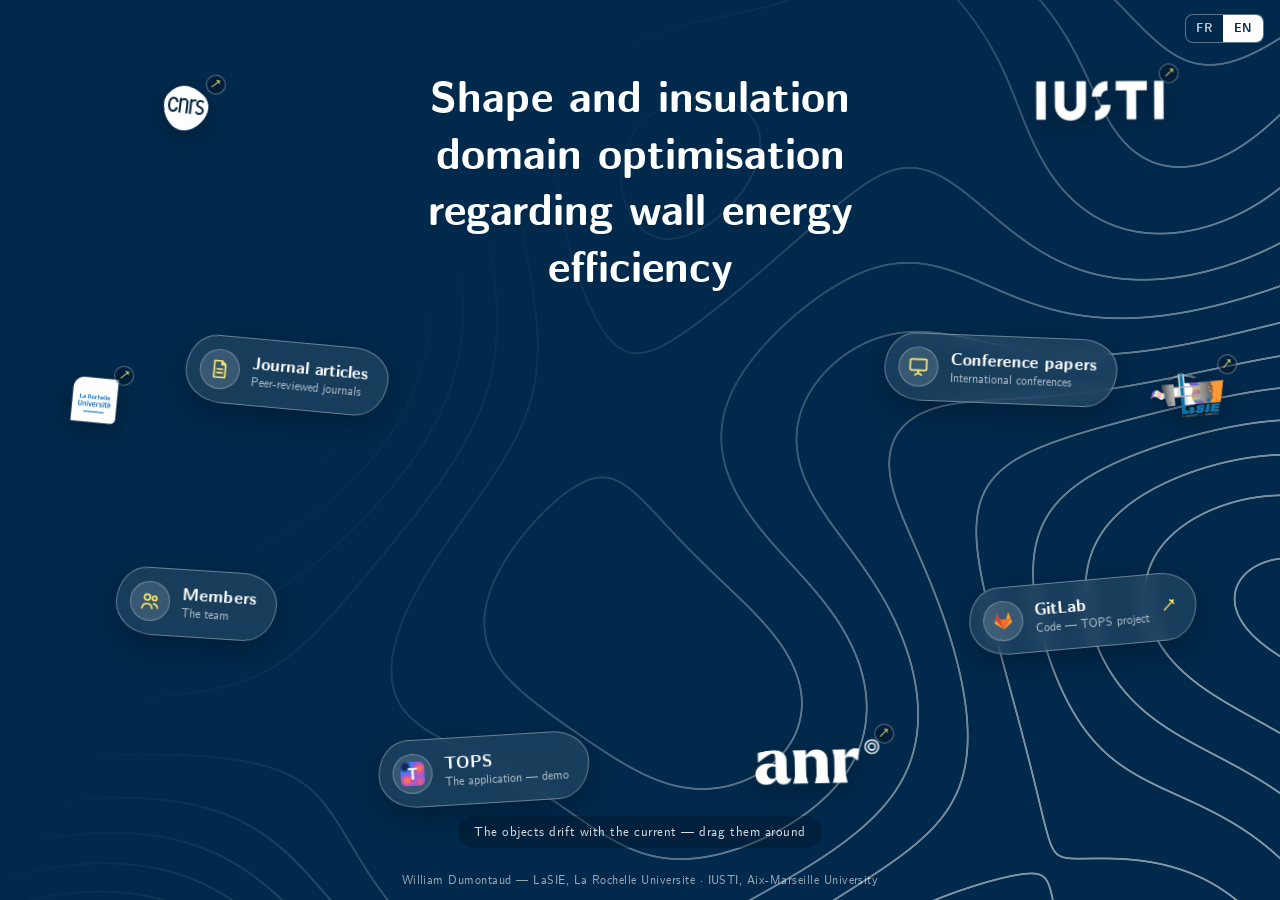
<file: index.html>
<!DOCTYPE html>
<html lang="fr">
<head>
<meta charset="utf-8">
<meta name="viewport" content="width=device-width, initial-scale=1">
<title>TOPS — William Dumontaud</title>
<meta name="description" content="TOPS : optimisation énergétique de la topologie et de la forme d’une paroi de bâtiment — vitrine de la thèse de William Dumontaud.">
<link rel="icon" href="assets/tops.png">
<link rel="stylesheet" href="css/site.css">
<link rel="stylesheet" href="css/bar.css">
</head>
<body>

<!-- fond animé : iso-lignes blanches sur bleu CNRS, comme la slide 1 de meeting/PUCPR_seminar2 -->
<canvas id="field" data-line="255,255,255" data-alpha="0.5"></canvas>

<!-- pas de bandeau sur l'accueil (les autres pages : css/bar.css) : la langue seule, en haut à droite ; gardée dans
     localStorage 'webpage.lang' (js/i18n.js) ; les bulles n'y passent pas (js/objects.js, zones interdites) -->
<div class="lang lang-float" role="group" aria-label="Langue / Language" title="Langue / Language">
  <button type="button" data-lang="fr">FR</button><button type="button" data-lang="en">EN</button>
</div>

<header class="masthead">
  <h1 class="tag" data-i18n="tagline">Optimisation de la forme et du domaine d’isolation au regard de l’efficacité énergétique des parois</h1>
</header>

<!-- les objets flottants (raccourcis) sont générés par js/objects.js depuis sa config ITEMS -->
<main id="sea" aria-label="Raccourcis"></main>

<p class="hint" id="hint" data-i18n="hint">Les objets dérivent avec le courant — glissez-les pour les déplacer</p>

<!-- les logos des institutions flottent comme des bulles (voir ITEMS dans js/objects.js) -->
<footer class="foot">
  <p class="credit" data-i18n="credit">William Dumontaud — LaSIE, La Rochelle Université · IUSTI, Aix-Marseille Université</p>
</footer>

<script src="js/field.js"></script>
<script src="js/i18n.js"></script>
<script src="js/objects.js"></script>
<script src="js/main.js"></script>
</body>
</html>
</file>
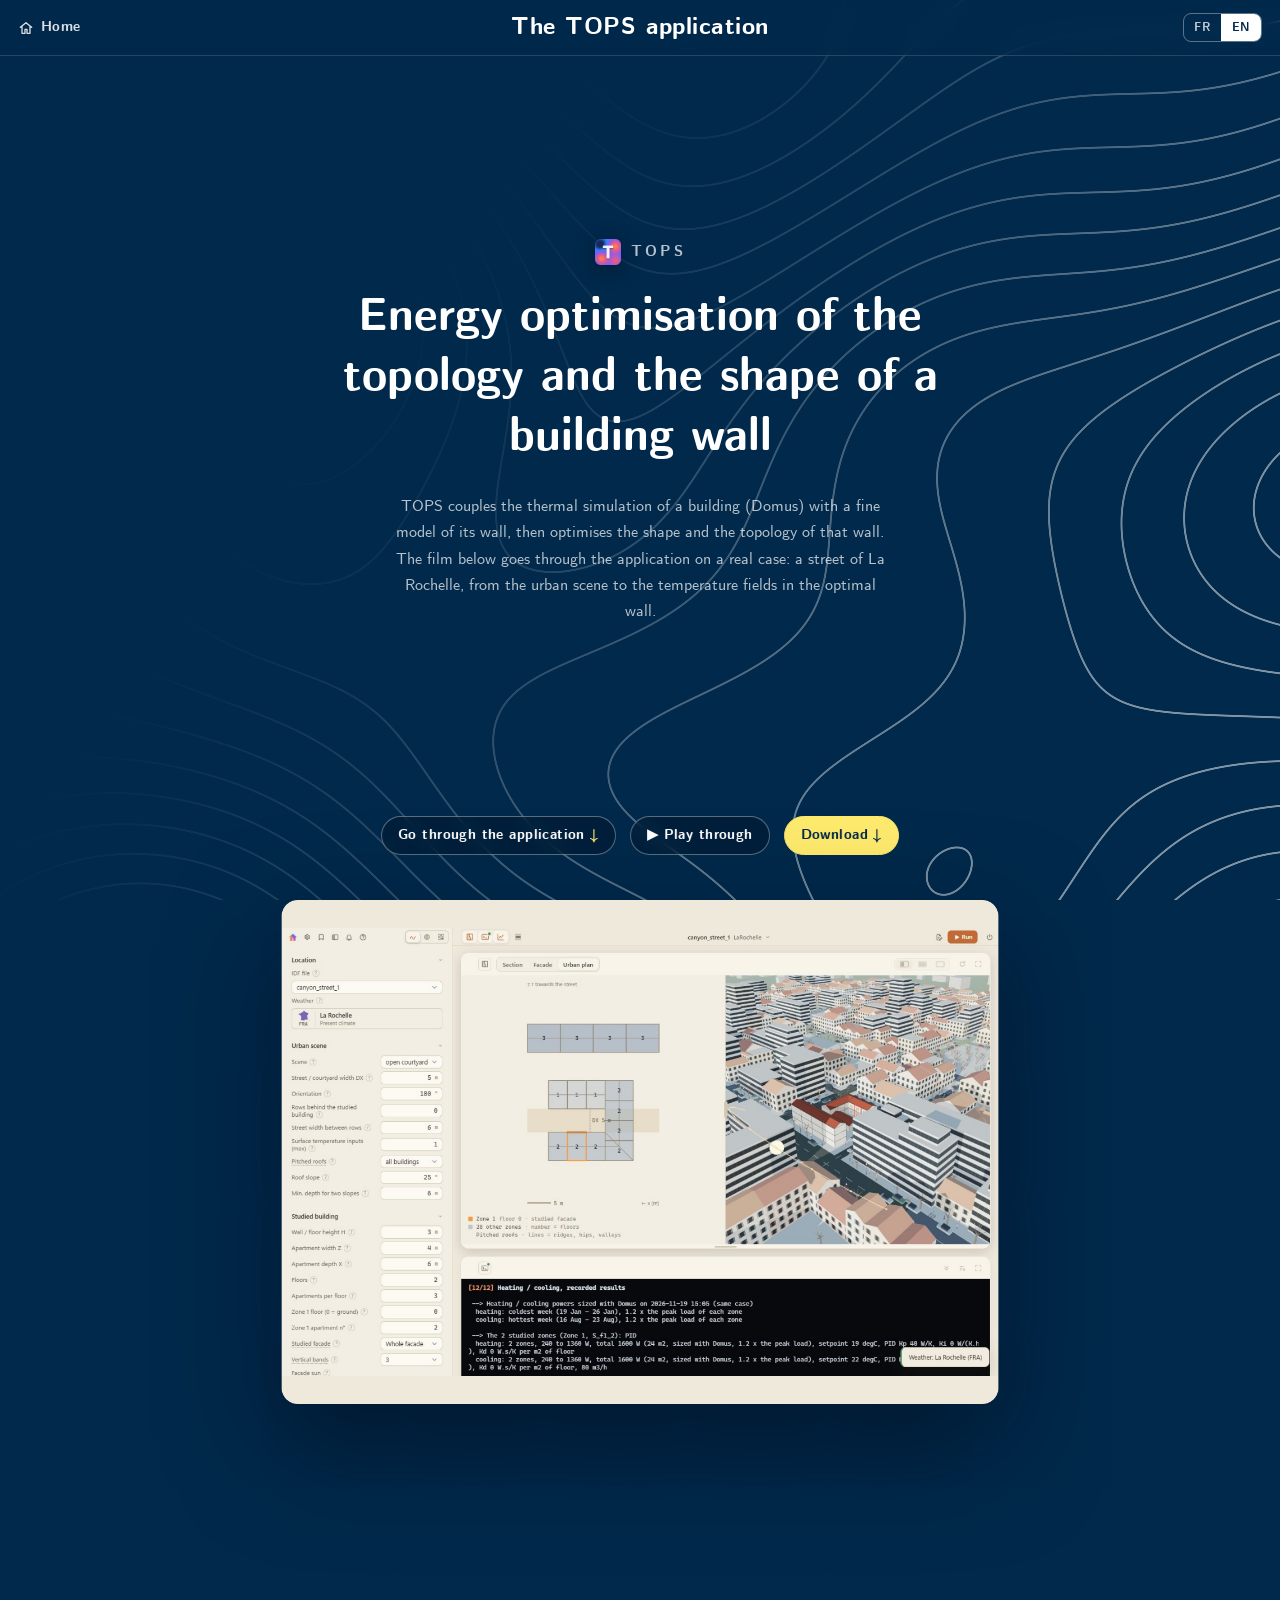
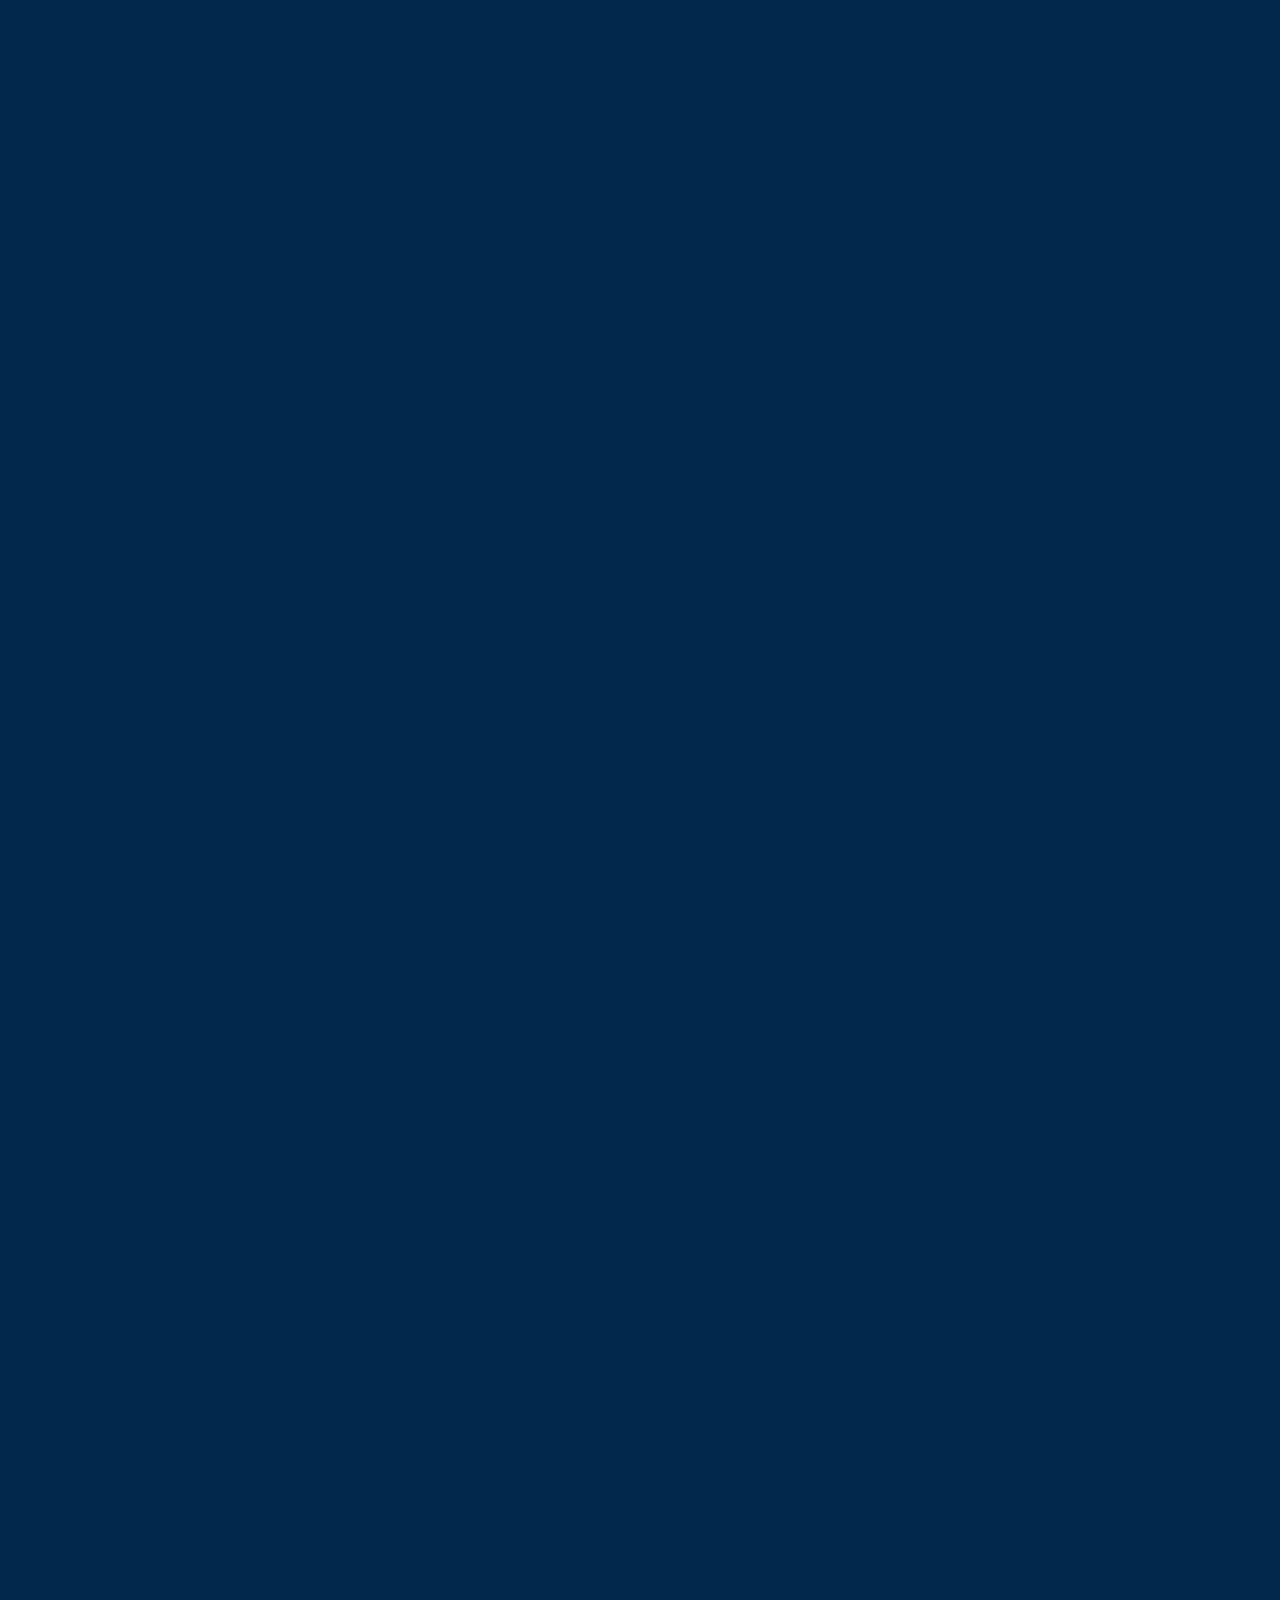
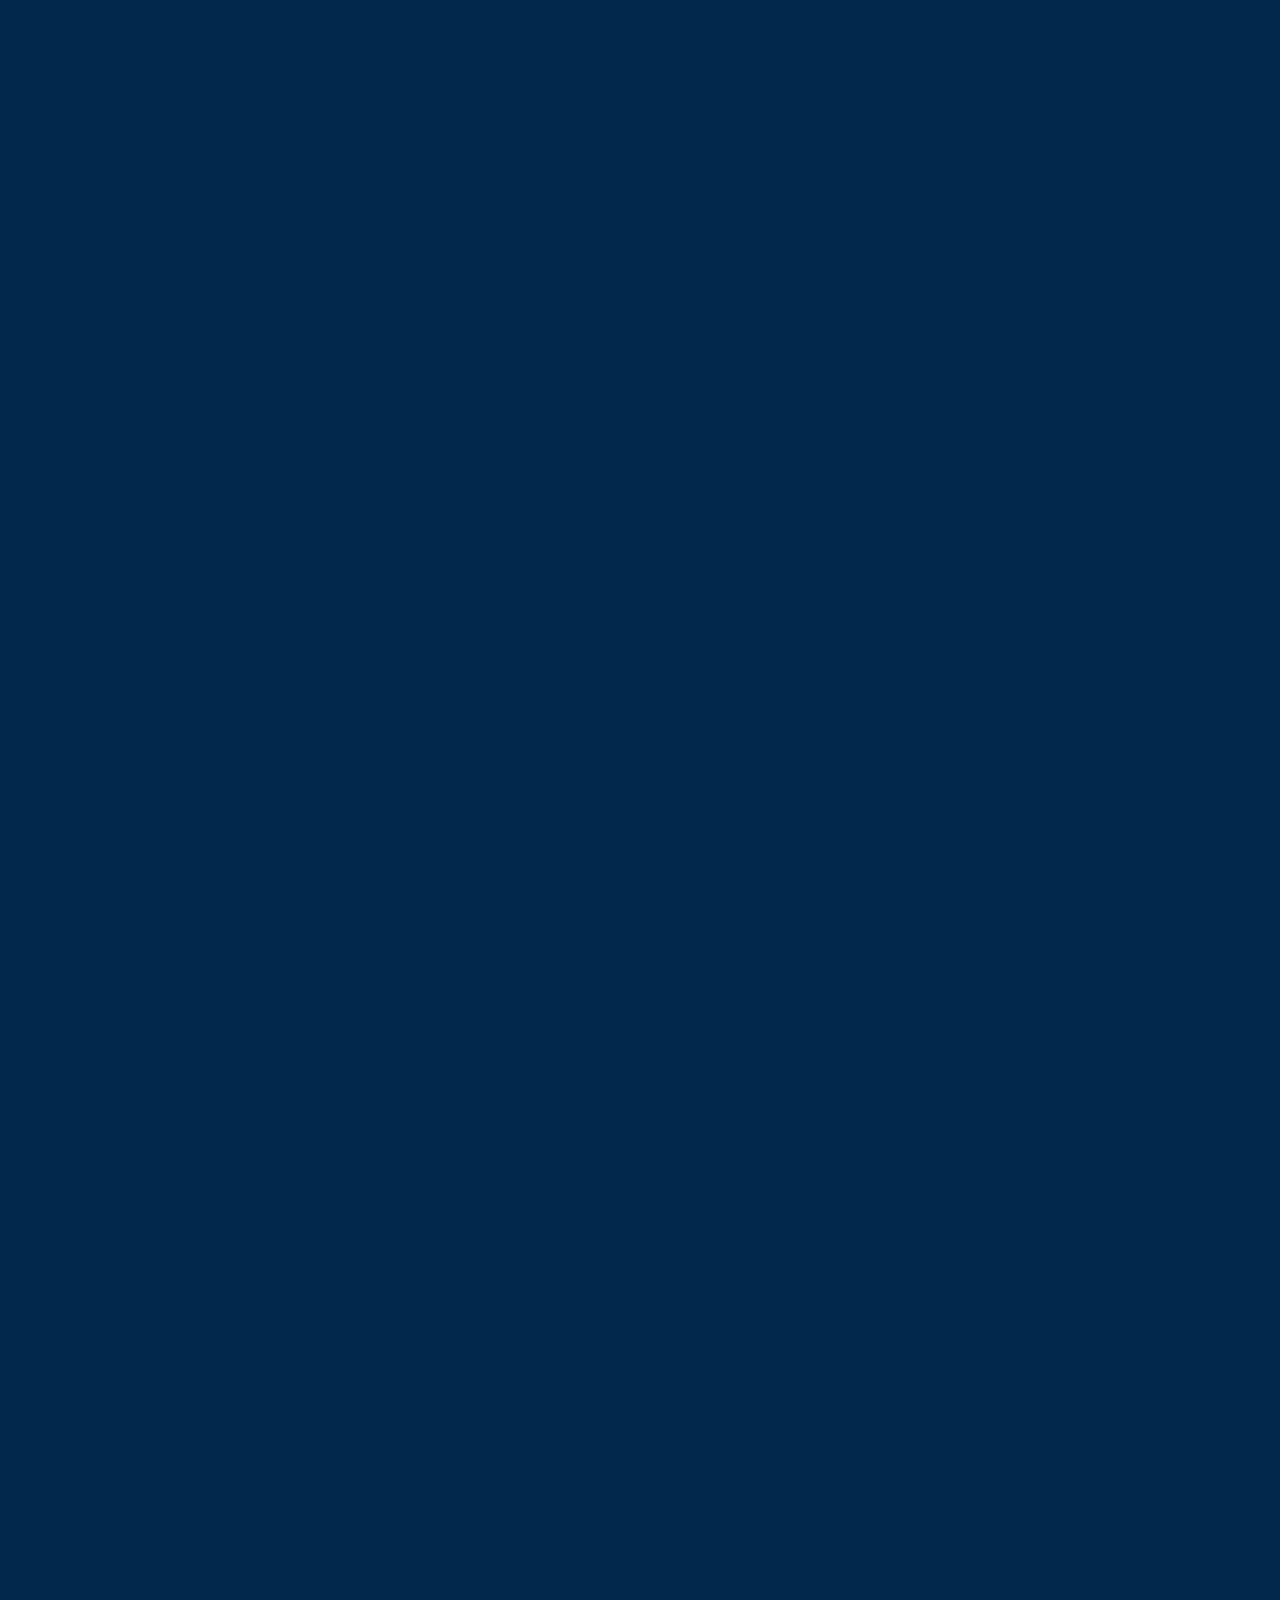
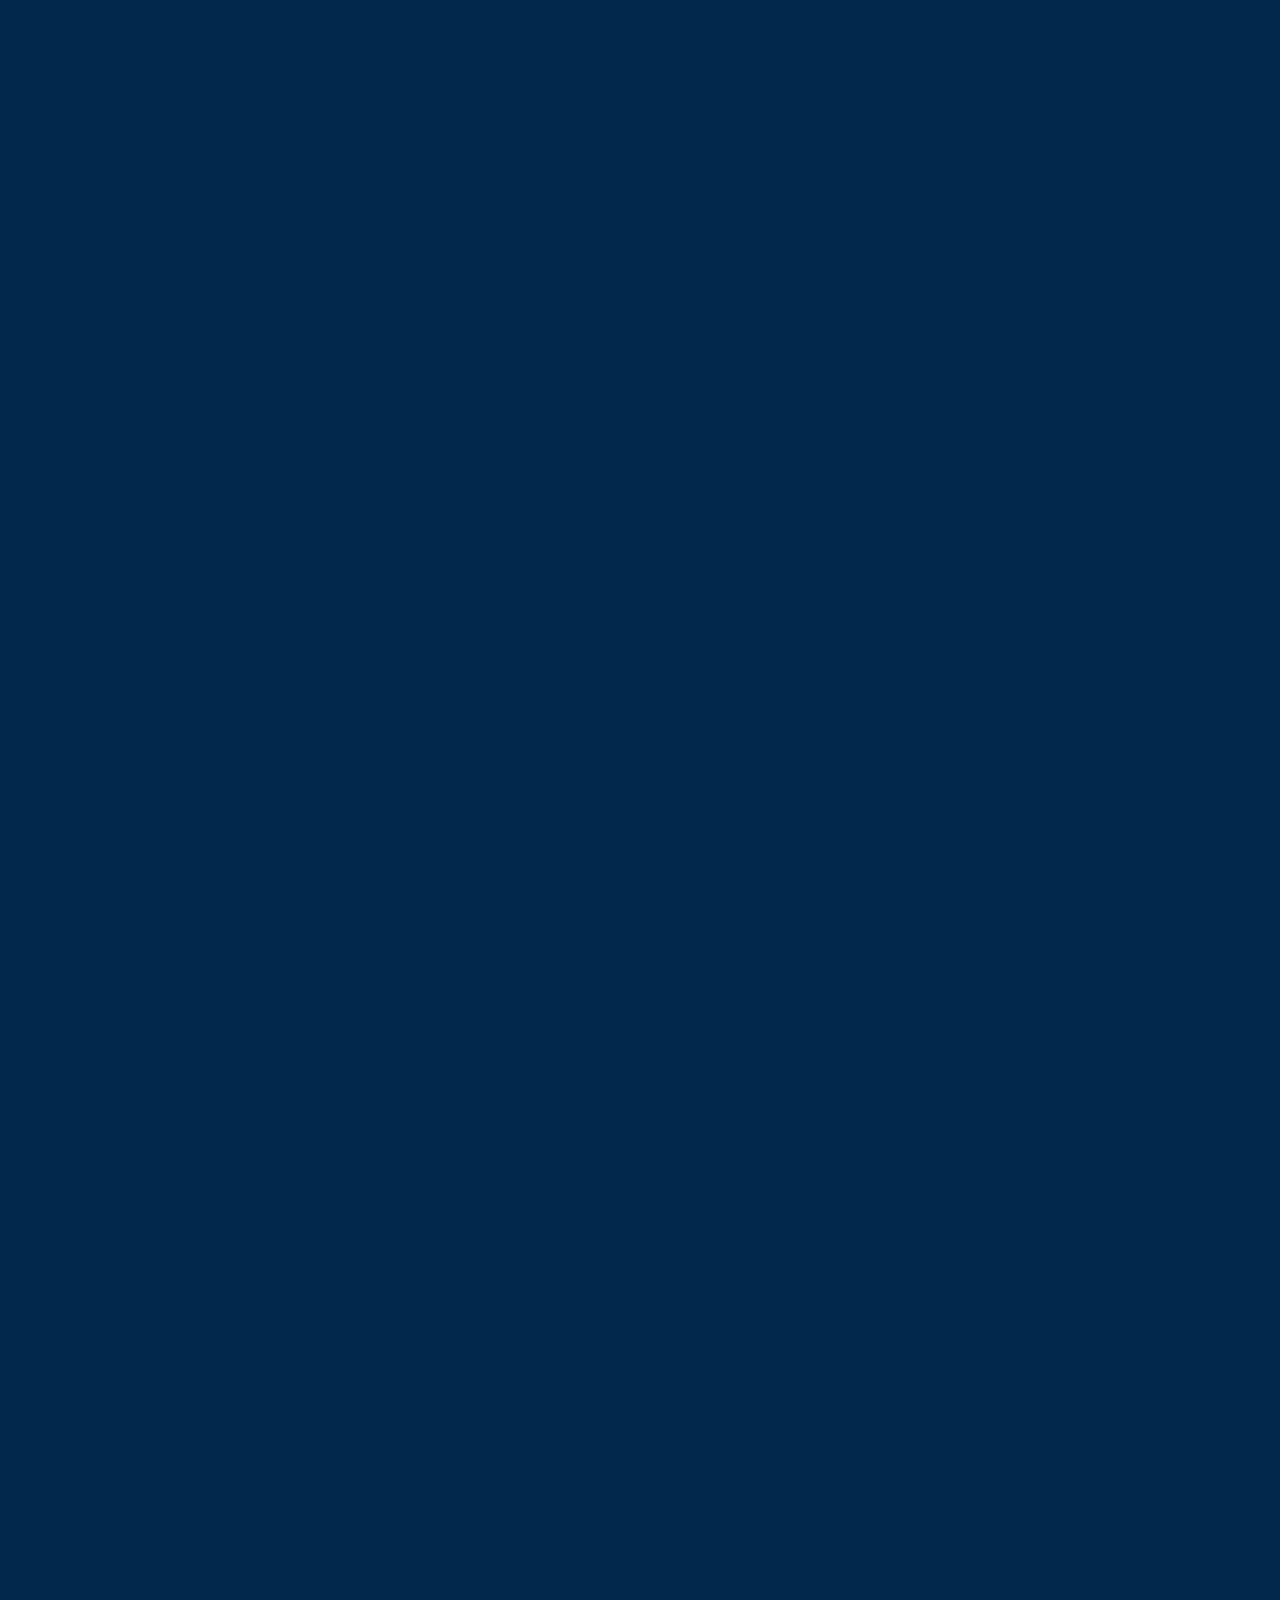
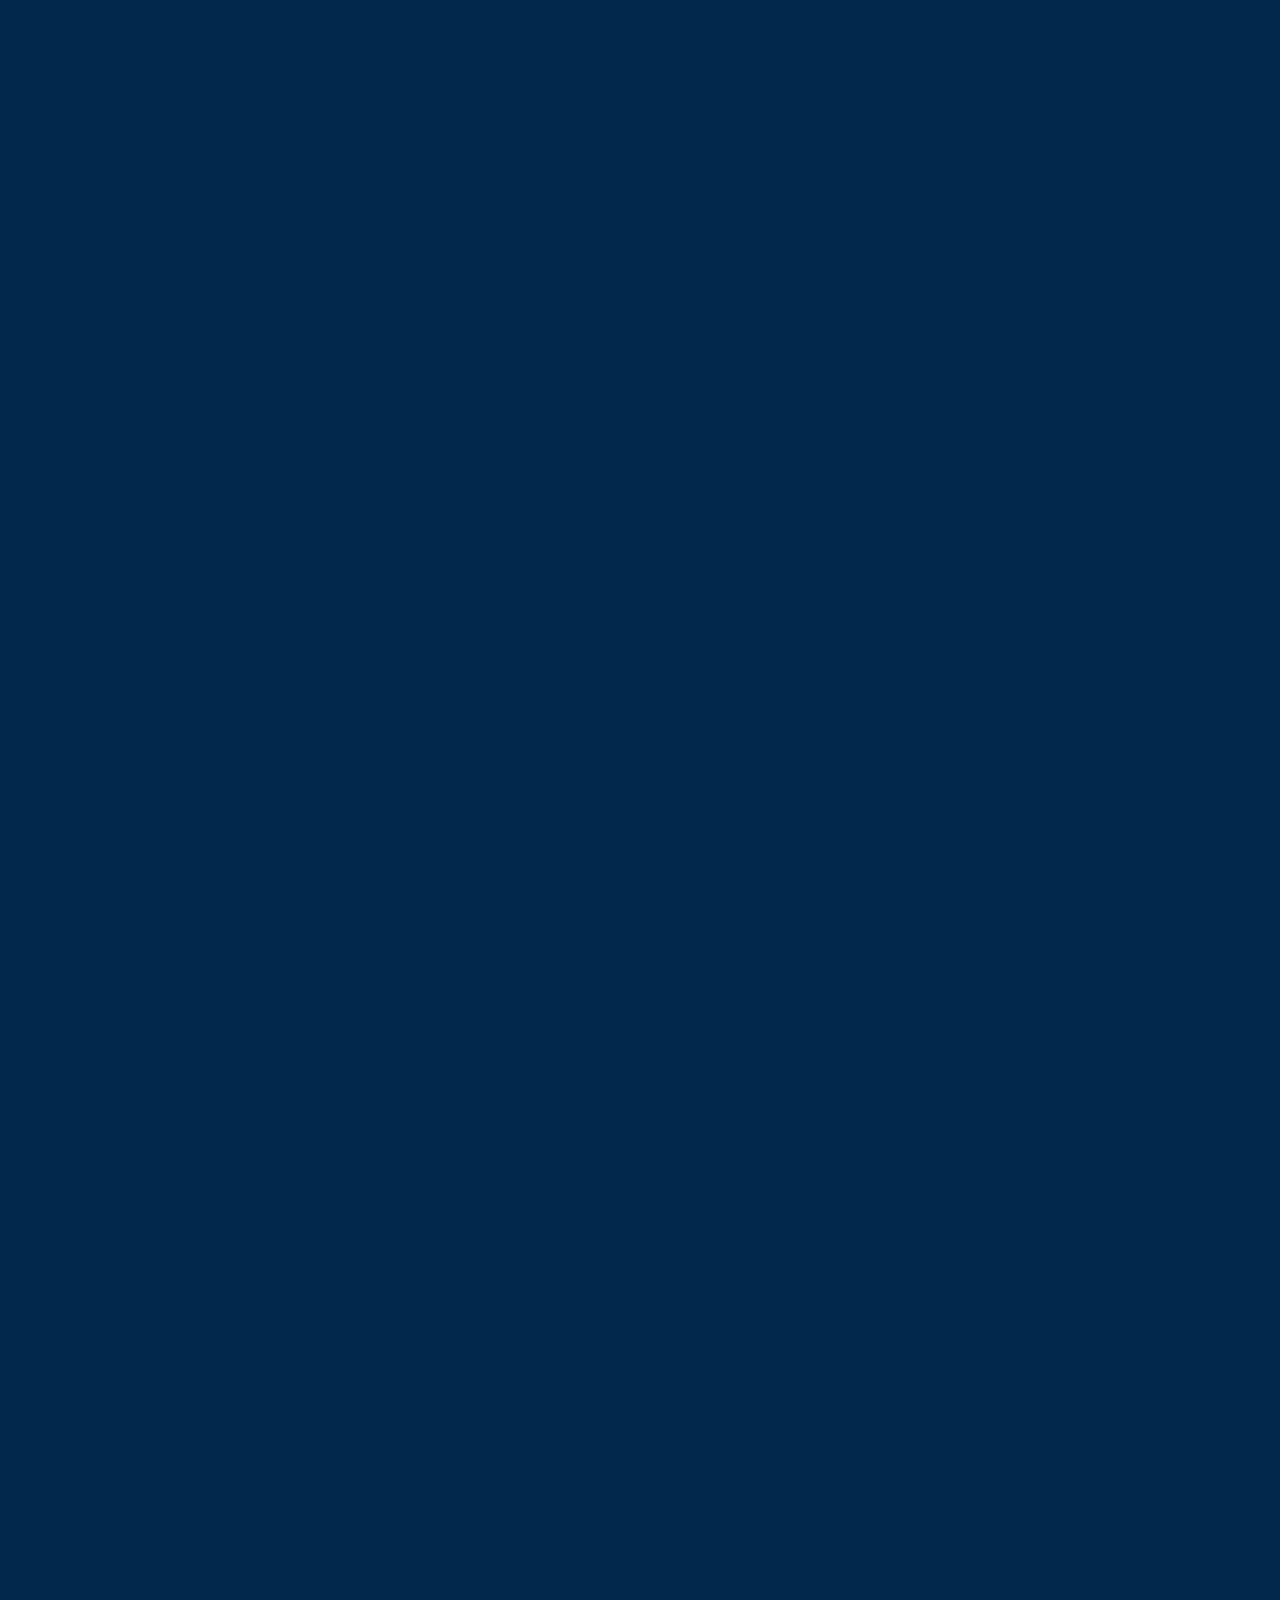
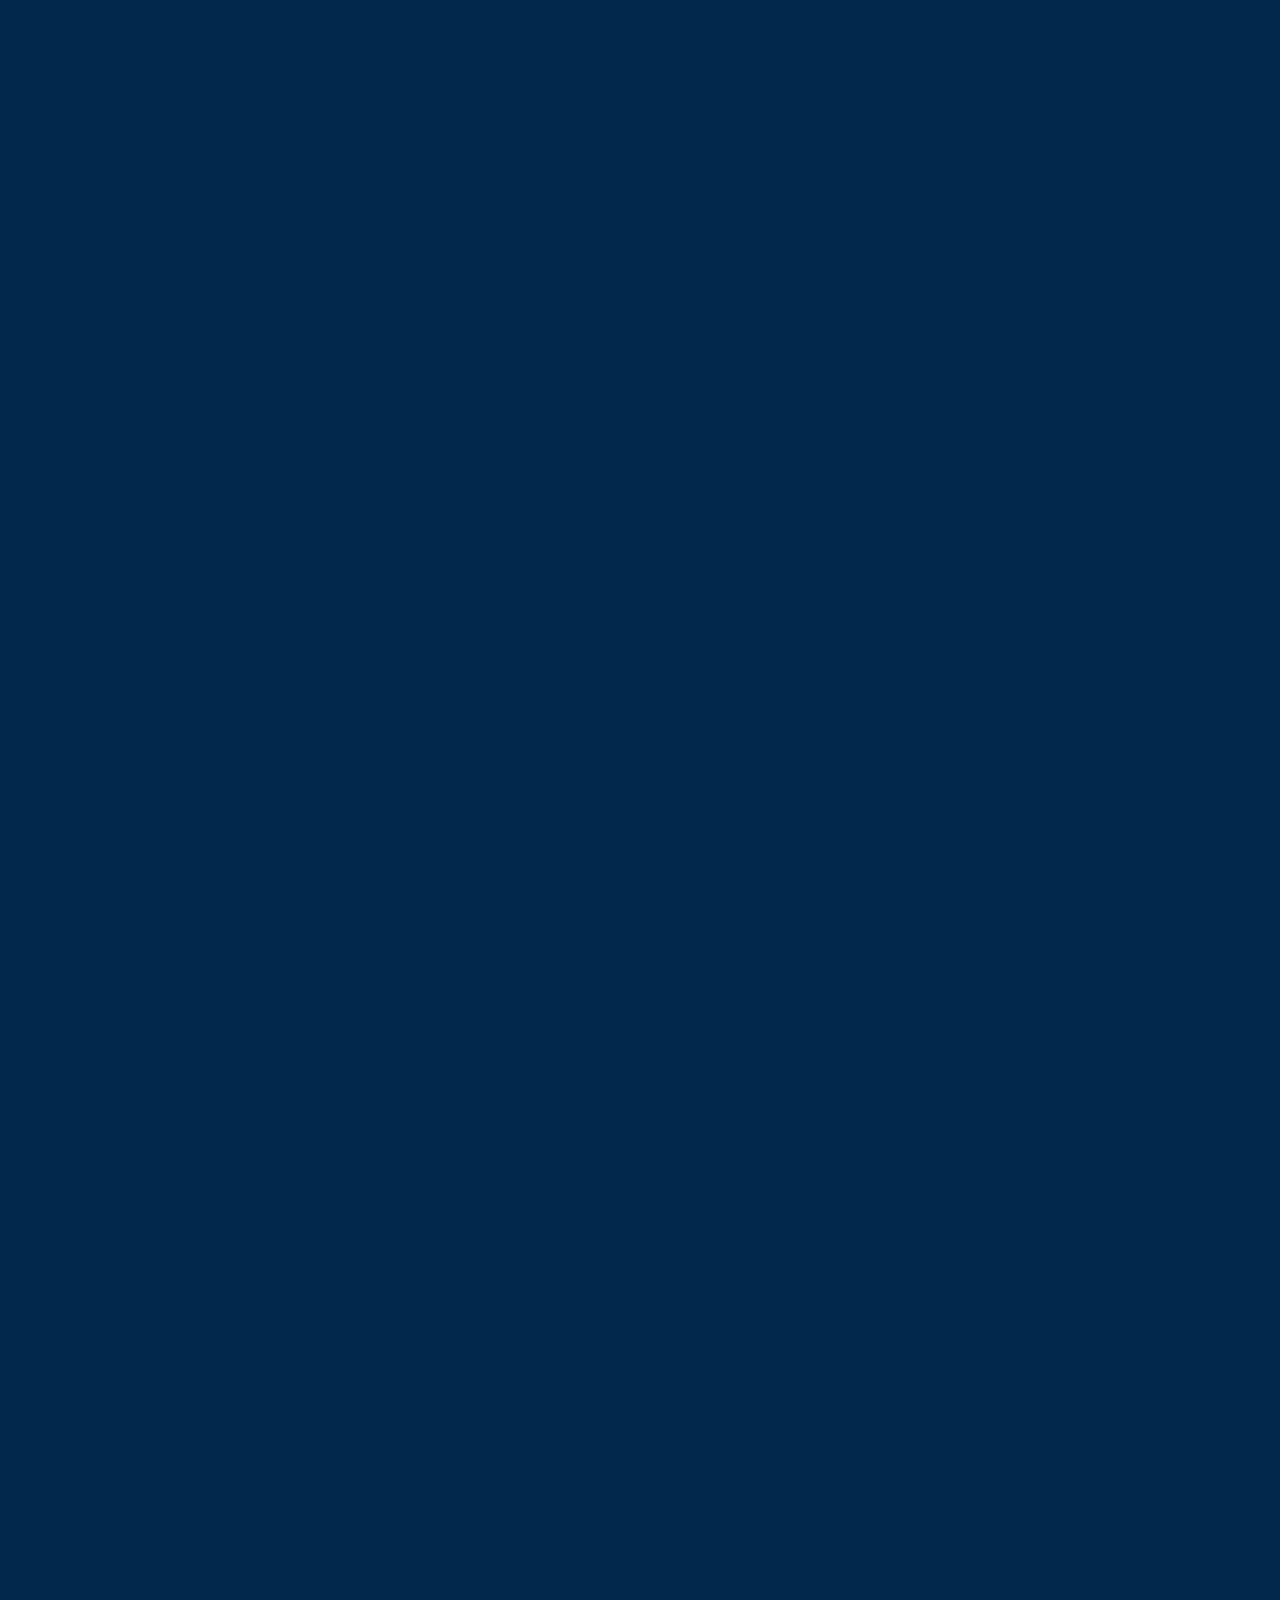
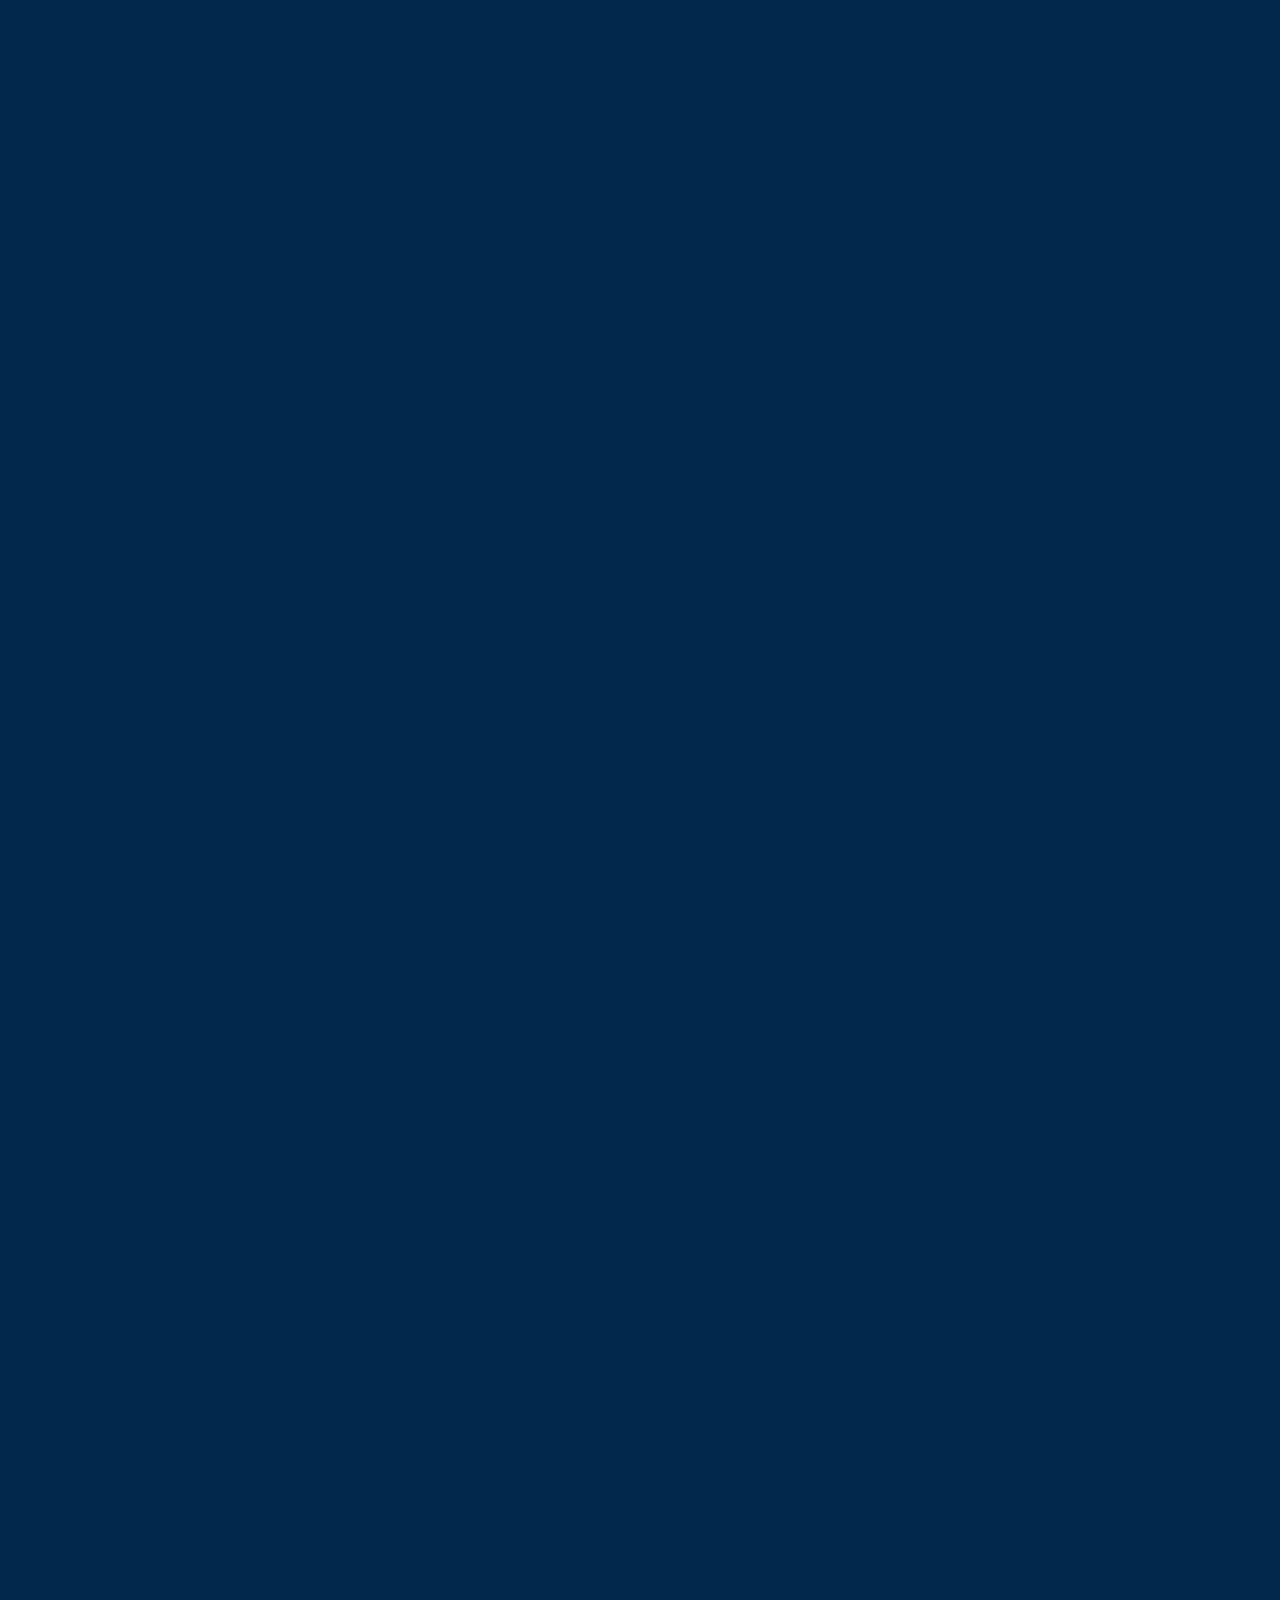
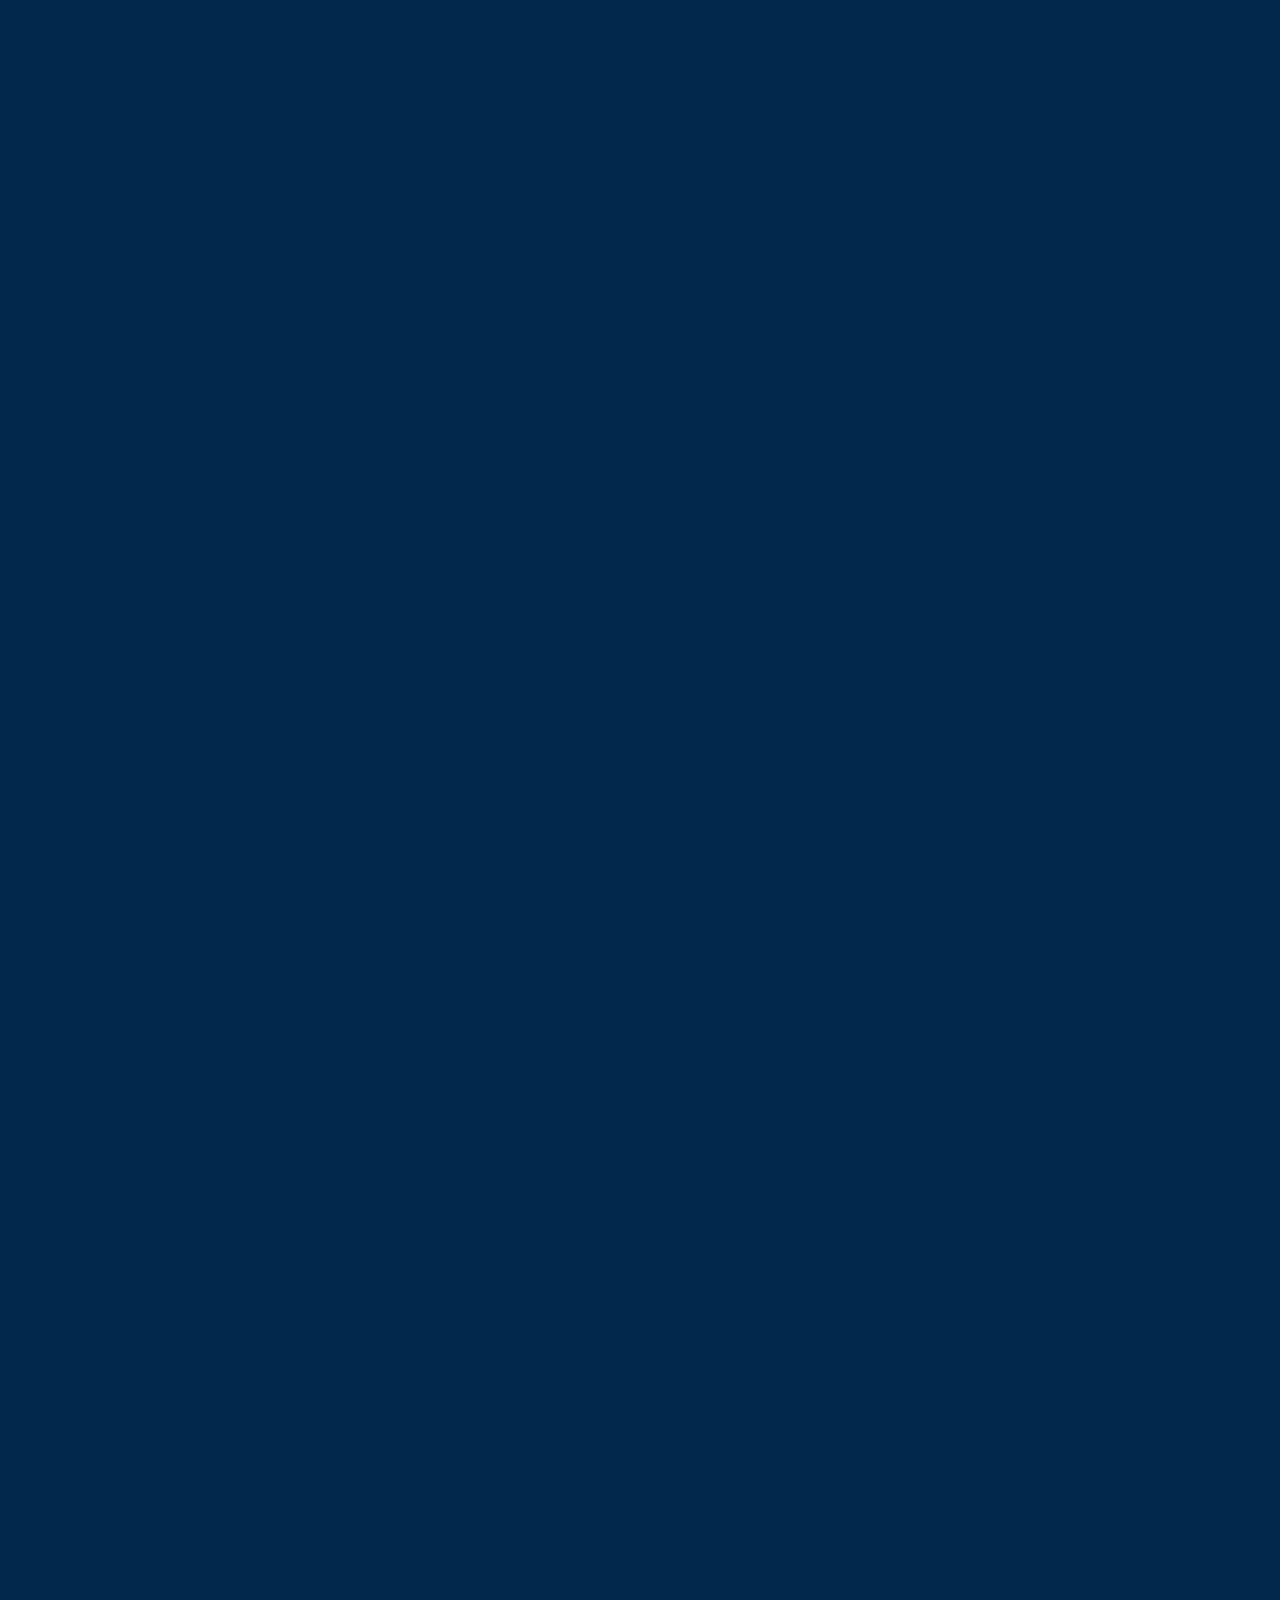
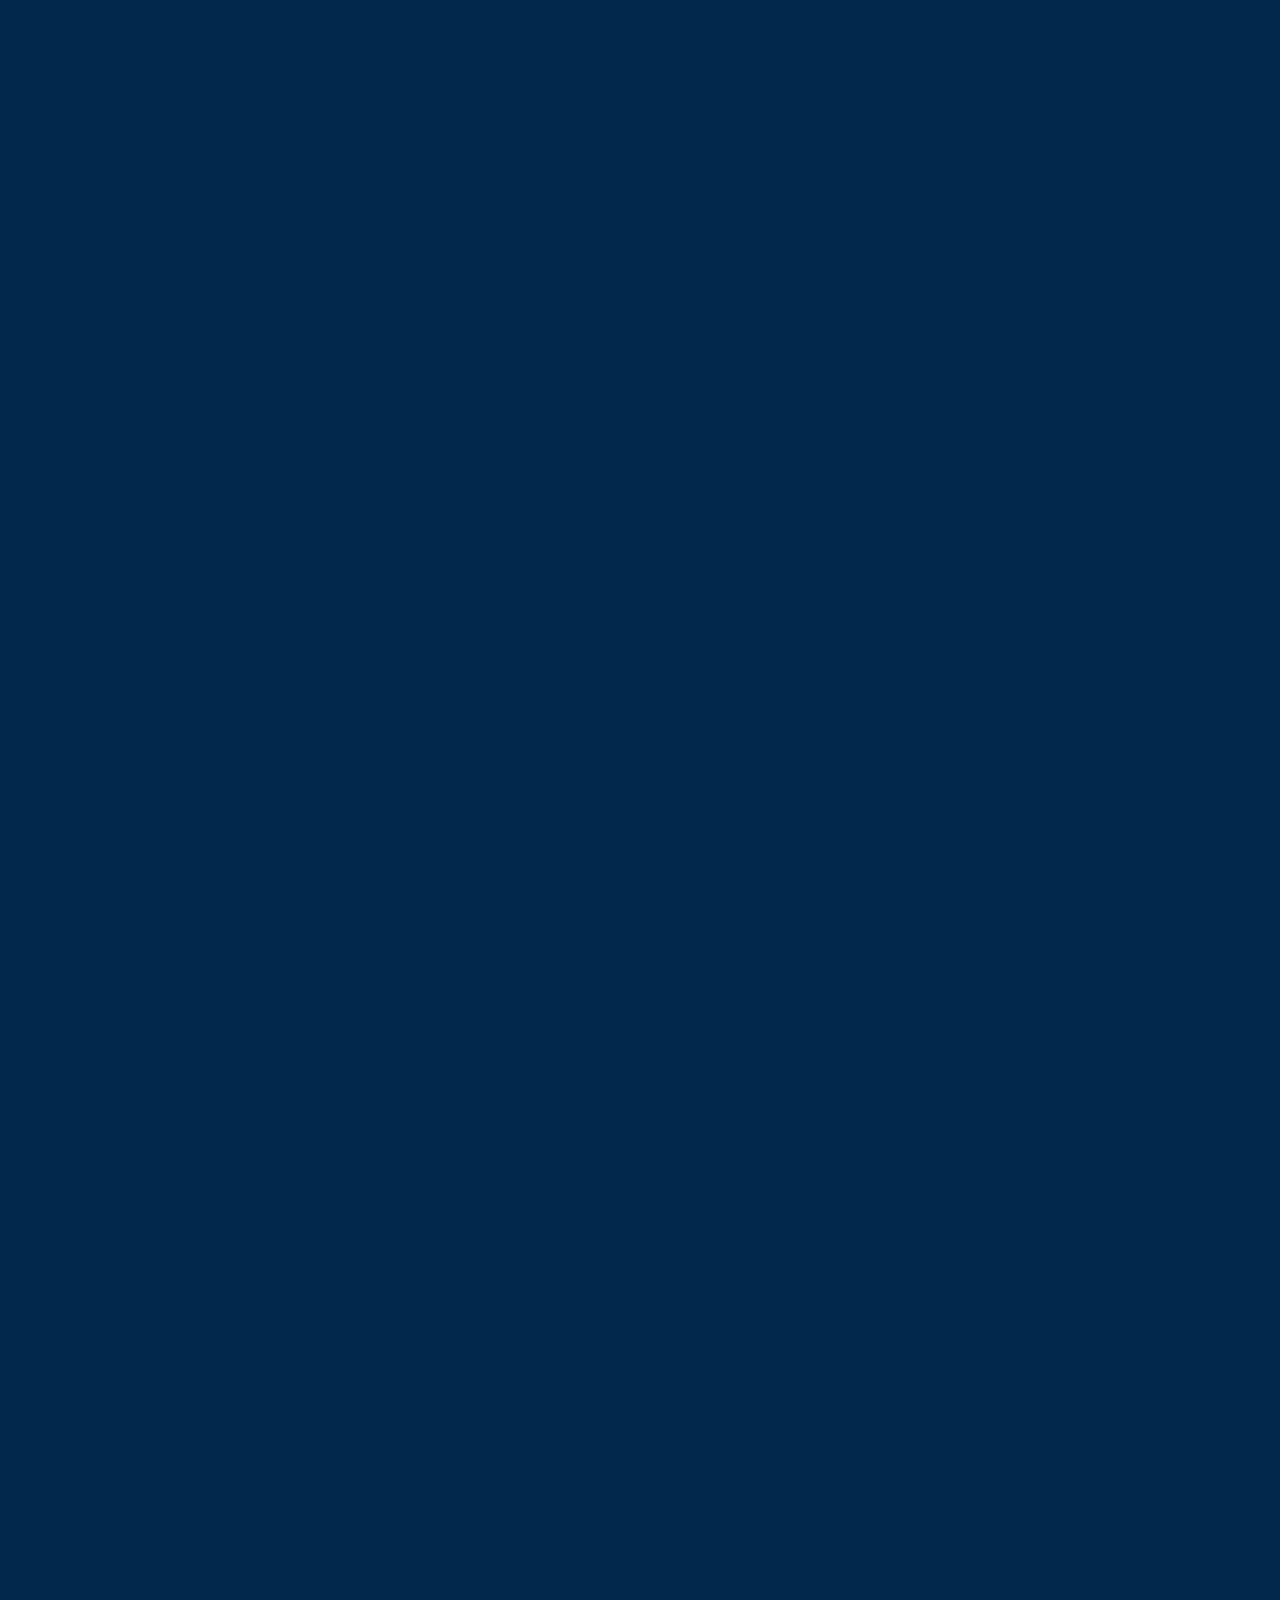
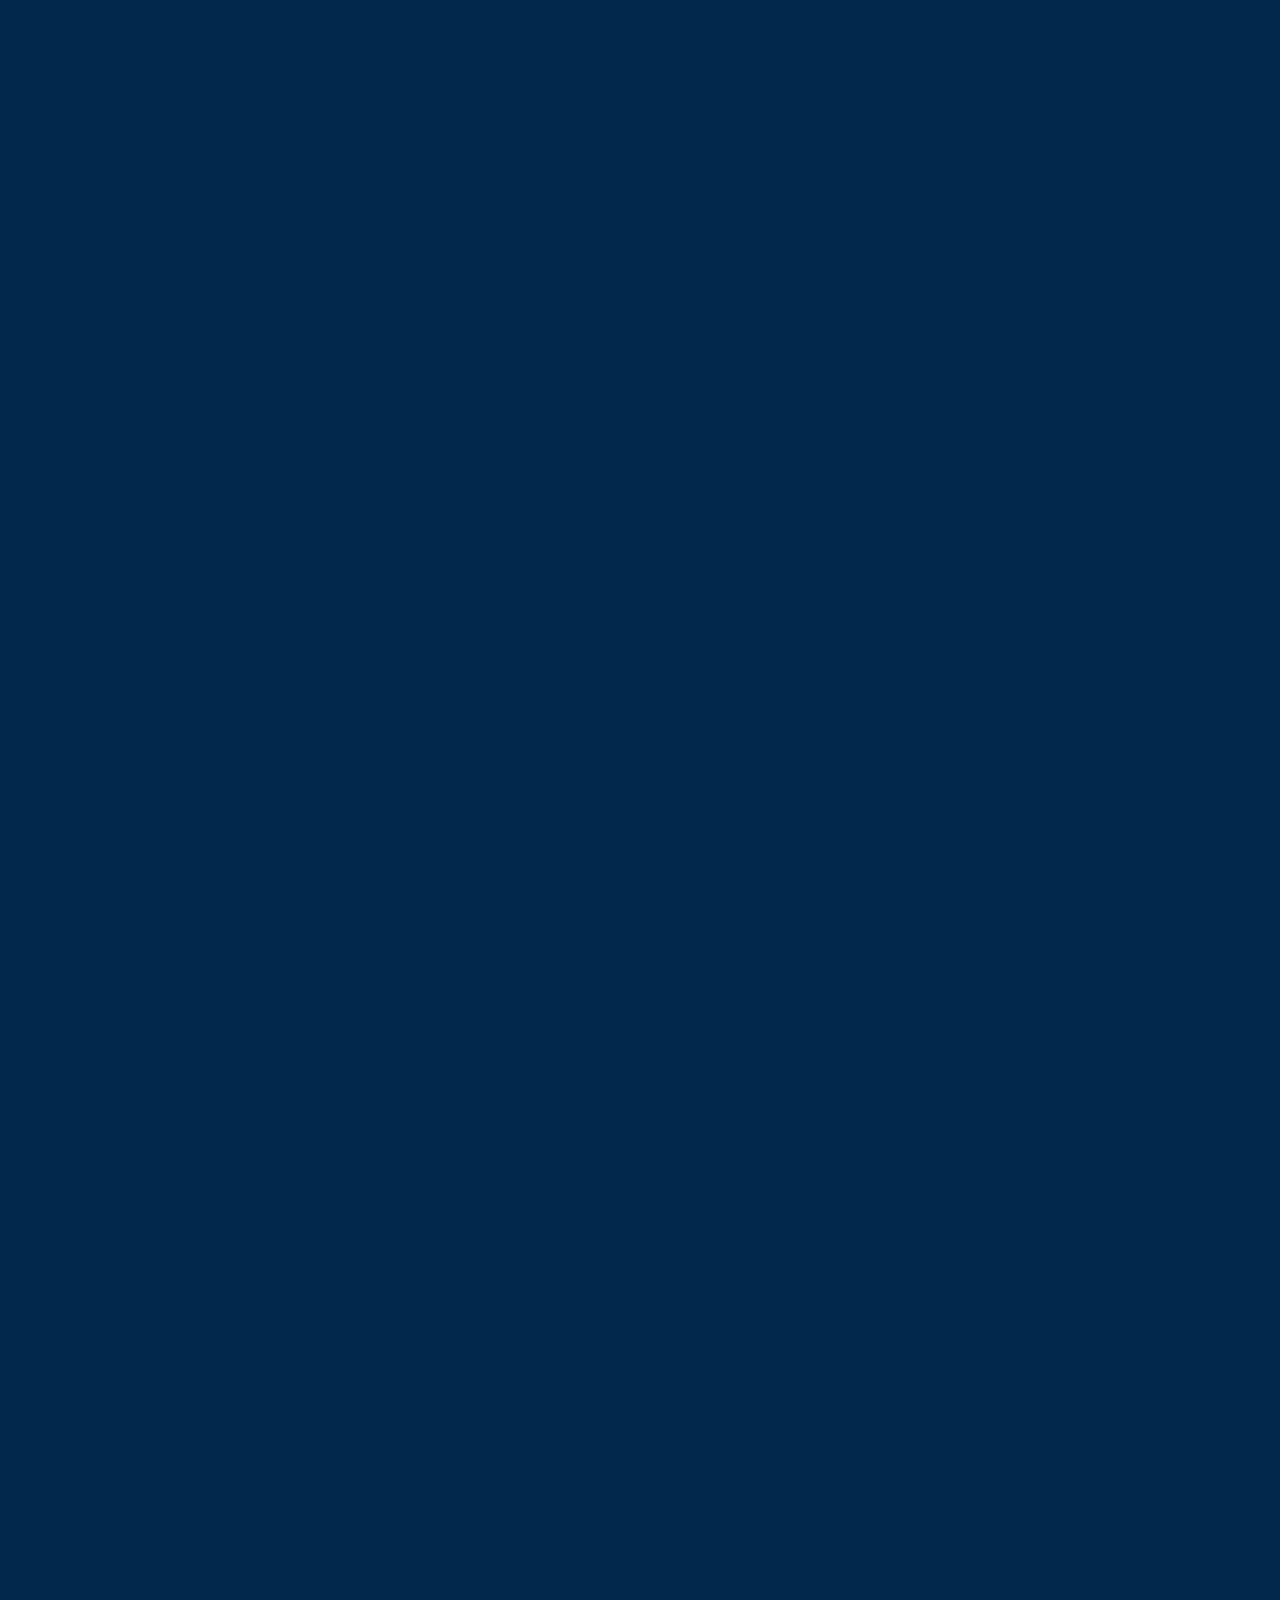
<file: app/index.html>
<!DOCTYPE html>
<html lang="fr">
<head>
<meta charset="utf-8">
<meta name="viewport" content="width=device-width, initial-scale=1">
<title>TOPS — l’application</title>
<meta name="description" content="TOPS : optimisation énergétique de la topologie et de la forme d'une paroi de bâtiment. Visite de l'application.">
<link rel="icon" href="../assets/tops.png">
<link rel="stylesheet" href="../css/bar.css?v=2026-11-20j">
<link rel="stylesheet" href="css/site.css?v=2026-11-20j">
</head>
<body>

<!-- the background of the home page (../webpage): white iso-lines on the CNRS blue (js/field.js, same field) -->
<canvas id="field" data-line="255,255,255" data-alpha="0.5"></canvas>

<!-- the bar of every page of the site (../css/bar.css) -->
<header class="bar">
  <div class="side"><a class="home" href="../index.html"><svg viewBox="0 0 24 24" width="16" height="16" aria-hidden="true"><path d="M3.5 11 12 4l8.5 7M6 9.5V20h4.5v-6h3v6H18V9.5" fill="none" stroke="currentColor" stroke-width="2" stroke-linecap="round" stroke-linejoin="round"/></svg><span data-i18n="home">Accueil</span></a></div>
  <h1 data-i18n="barTitle">L’application TOPS</h1>
  <div class="side right">
    <div class="lang" role="group" aria-label="Langue / Language" title="Langue / Language">
      <button type="button" data-lang="fr">FR</button><button type="button" data-lang="en">EN</button>
    </div>
  </div>
</header>

<main>
  <!-- ============ landing: what the application is, then the film ============ -->
  <section class="hero">
    <p class="kicker"><img src="../assets/tops.png" alt="" width="26" height="26"><span>TOPS</span></p>
    <h1 data-i18n="tagline">Optimisation énergétique de la topologie et de la forme d’une paroi de bâtiment</h1>
    <p class="lead" data-i18n="lead">TOPS couple la simulation thermique d’un bâtiment (Domus) à un modèle fin de sa paroi, puis optimise la forme et la topologie de cette paroi. Le film qui suit parcourt l’application sur un cas réel : une rue de La Rochelle, de la scène urbaine aux champs de température dans la paroi optimale.</p>
    <!-- Download: straight to the end of the page, past the film (js/site.js) -->
    <div class="more"><a href="#film"><span data-i18n="more">Parcourir l’application</span> <b>↓</b></a>
      <button class="watch" type="button">▶ <span data-i18n="watch">Lecture continue</span></button>
      <a class="dl-jump" href="#download"><span data-i18n="dlJump">Télécharger</span> <b>↓</b></a></div>
  </section>

  <!-- ============ the film: one screen held in place; the scrolling is its time (forwards, backwards, still) ============ -->
  <section class="film" id="film">
    <div class="screen">
      <div class="clips"></div>
      <!-- step 3: the 3D viewer of TOPS itself, laid over the 3D view of the picture -->
      <div class="live">
        <iframe title="TOPS 3D" allow="fullscreen"></iframe>
        <button class="gate" type="button"><span data-i18n="liveTouch">Touchez pour prendre la vue en main</span></button>
      </div>
      <div class="tour"><span class="hint" data-i18n="liveHint">La vue est à vous : glissez pour tourner, Ctrl + molette pour zoomer</span>
        <button class="resume" type="button">↺ <span data-i18n="liveResume">Reprendre la visite guidée</span></button></div>
      <div class="cap"><p class="num"></p><h2></h2><p class="txt"></p></div>
      <div class="ctl"><button class="play" type="button" title="Lecture"><i></i></button>
        <nav class="track" aria-label="Étapes"><span class="fill"></span></nav></div>
      <p class="scroll-hint"><span data-i18n="scrollHint">Faites défiler pour avancer</span> <b>↓</b></p>
    </div>
    <!-- one step per part of the film; data-id: media/<id>.mp4 (durations: media/film.json);
         data-live: the page laid over the picture during data-dur seconds of film -->
    <div class="steps">
      <div class="step" data-id="s1_open" data-t="s1t" data-p="s1p"></div>
      <div class="step" data-id="s2_scene" data-t="s2t" data-p="s2p"></div>
      <div class="step" data-id="s3_view" data-t="s3t" data-p="s3p" data-live="viewer/index.html" data-dur="36"></div>
      <div class="step" data-id="s4_weather" data-t="s4t" data-p="s4p"></div>
      <div class="step" data-id="s5_optim" data-t="s5t" data-p="s5p"></div>
      <div class="step" data-id="s6_results" data-t="s6t" data-p="s6p"></div>
      <div class="step" data-id="s7_sim" data-t="s7t" data-p="s7p"></div>
      <div class="step" data-id="s8_fields" data-t="s8t" data-p="s8p"></div>
    </div>
  </section>

  <!-- ============ download by code (the service behind is not open yet) ============ -->
  <section class="end" id="download">
    <h2 data-i18n="dlTitle">Télécharger TOPS</h2>
    <p data-i18n="endP">Version 2026.11, pour Windows et Linux, avec le code d’accès qui vous a été transmis.</p>
    <form class="dl-form" id="dlForm" autocomplete="off">
      <label class="sr" for="dlCode" data-i18n="dlLabel">Code d’accès</label>
      <div class="dl-row">
        <input id="dlCode" name="code" type="text" inputmode="text" spellcheck="false" data-i18n-ph="dlPh" placeholder="Code d’accès">
        <button class="btn" type="submit" data-i18n="dlBtn">Télécharger</button>
        <span class="os" role="img" aria-label="Windows, Linux" title="Windows · Linux"><svg viewBox="0 0 24 24" aria-hidden="true"><path fill="currentColor" d="M3 5.3 10.4 4.3v7.1H3zM11.3 4.2 21 2.8v8.6h-9.7zM3 12.4h7.4v7.2L3 18.6zM11.3 12.4H21v8.7l-9.7-1.3z"/></svg><svg viewBox="0 0 24 24" aria-hidden="true"><path fill="currentColor" d="M12 2c-2.4 0-3.8 2-3.8 4.6 0 1.3.3 2.2-.4 3.4C6.4 12.2 5 14.4 5 17c0 2.7 2.9 4.6 7 4.6s7-1.9 7-4.6c0-2.6-1.4-4.8-2.8-7-.7-1.2-.4-2.1-.4-3.4C15.8 4 14.4 2 12 2z"/><ellipse cx="12" cy="16" rx="3.5" ry="4.3" fill="var(--blue)"/><circle cx="10.6" cy="6.3" r=".95" fill="var(--blue)"/><circle cx="13.4" cy="6.3" r=".95" fill="var(--blue)"/><path d="M10.6 8.3h2.8L12 10z" fill="var(--yellow)"/><ellipse cx="8.4" cy="21.3" rx="2.6" ry="1.2" fill="var(--yellow)"/><ellipse cx="15.6" cy="21.3" rx="2.6" ry="1.2" fill="var(--yellow)"/></svg></span>
      </div>
      <p class="dl-note" id="dlNote" data-i18n="dlNote">Le code est personnel ; ses détenteurs sont prévenus des nouvelles versions.</p>
    </form>
  </section>
</main>

<footer class="foot">
  <p class="credit" data-i18n="credit">William Dumontaud — LaSIE, La Rochelle Université · IUSTI, Aix-Marseille Université</p>
</footer>

<script src="media/film.js?v=2026-11-20j"></script>
<script src="../js/field.js?v=2026-11-20j"></script>
<script src="js/site.js?v=2026-11-20j"></script>
</body>
</html>
</file>
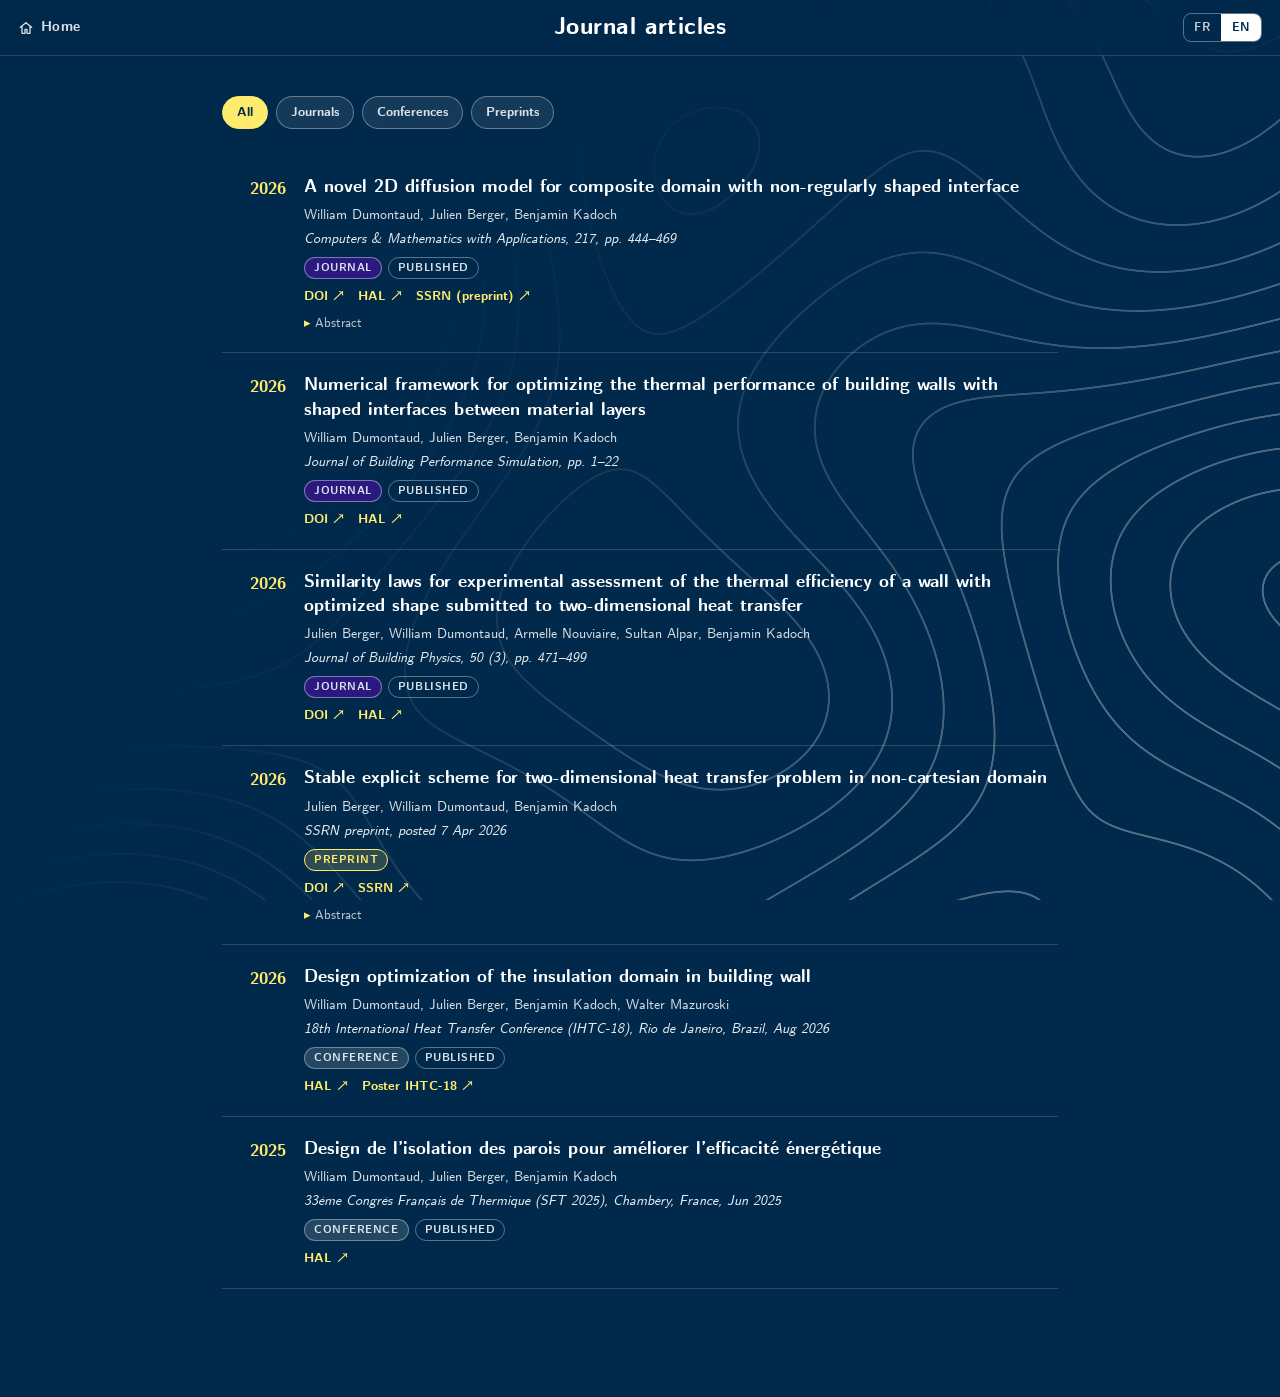
<file: articles/index.html>
<!DOCTYPE html>
<html lang="fr">
<head>
<meta charset="utf-8">
<meta name="viewport" content="width=device-width, initial-scale=1">
<title>Articles de revue — TOPS</title>
<meta name="description" content="Publications de William Dumontaud — thèse TOPS (optimisation de forme et topologie de parois de bâtiment).">
<link rel="icon" href="../assets/tops.png">
<link rel="stylesheet" href="../css/bar.css">
<link rel="stylesheet" href="articles.css">
</head>
<body>

<!-- même fond animé que l'accueil (shader partagé ../js/field.js), un peu plus discret -->
<canvas id="field" data-line="255,255,255" data-alpha="0.32"></canvas>

<!-- bandeau commun à toutes les pages (../css/bar.css) -->
<header class="bar">
  <div class="side"><a class="home" href="../index.html"><svg viewBox="0 0 24 24" width="16" height="16" aria-hidden="true"><path d="M3.5 11 12 4l8.5 7M6 9.5V20h4.5v-6h3v6H18V9.5" fill="none" stroke="currentColor" stroke-width="2" stroke-linecap="round" stroke-linejoin="round"/></svg><span data-i18n="back">Accueil</span></a></div>
  <h1 data-i18n="title">Articles de revue</h1>
  <div class="side right">
    <div class="lang" role="group" aria-label="Langue / Language" title="Langue / Language">
      <button type="button" data-lang="fr">FR</button><button type="button" data-lang="en">EN</button>
    </div>
  </div>
</header>

<main class="page">
  <nav class="filters" aria-label="Filtres">
    <button type="button" data-filter="all" class="on" data-i18n="fAll">Tous</button>
    <button type="button" data-filter="journal" data-i18n="fJournal">Revues</button>
    <button type="button" data-filter="conference" data-i18n="fConf">Conférences</button>
    <button type="button" data-filter="preprint" data-i18n="fPre">Preprints</button>
  </nav>
  <ol class="list" id="list"></ol>
  <p class="empty" id="empty" data-i18n="empty" hidden>Aucun article pour l’instant.</p>
</main>

<script src="../js/field.js"></script>
<script src="data.js"></script>
<script src="articles.js"></script>
</body>
</html>
</file>
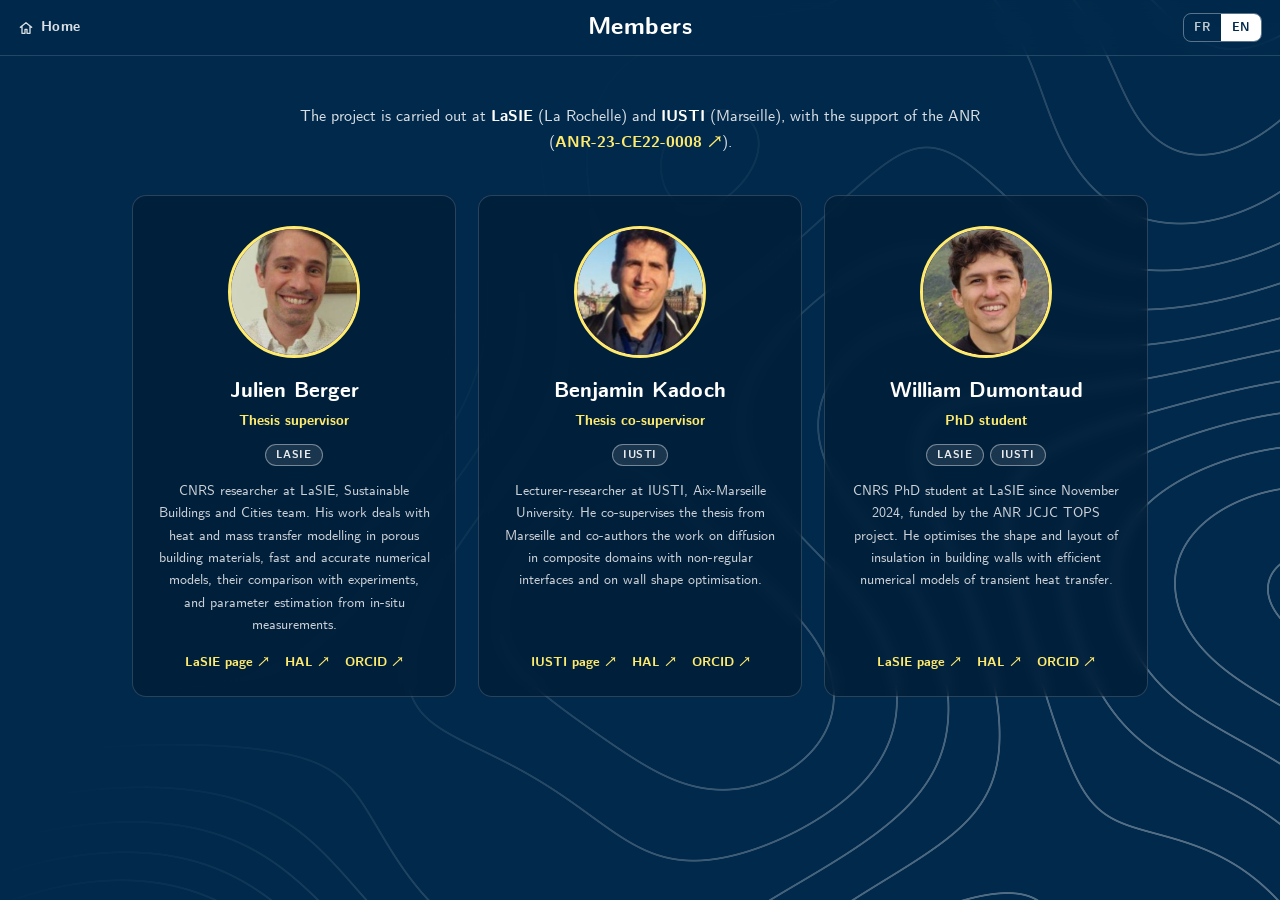
<file: members/index.html>
<!DOCTYPE html>
<html lang="fr">
<head>
<meta charset="utf-8">
<meta name="viewport" content="width=device-width, initial-scale=1">
<title>Membres — TOPS</title>
<meta name="description" content="L’équipe de la thèse TOPS : William Dumontaud, Julien Berger (LaSIE), Benjamin Kadoch (IUSTI).">
<link rel="icon" href="../assets/tops.png">
<link rel="stylesheet" href="../css/bar.css">
<link rel="stylesheet" href="members.css">
</head>
<body>

<!-- même fond animé que l'accueil et les articles (../js/field.js) -->
<canvas id="field" data-line="255,255,255" data-alpha="0.32"></canvas>

<!-- bandeau commun à toutes les pages (../css/bar.css) -->
<header class="bar">
  <div class="side"><a class="home" href="../index.html"><svg viewBox="0 0 24 24" width="16" height="16" aria-hidden="true"><path d="M3.5 11 12 4l8.5 7M6 9.5V20h4.5v-6h3v6H18V9.5" fill="none" stroke="currentColor" stroke-width="2" stroke-linecap="round" stroke-linejoin="round"/></svg><span data-i18n="back">Accueil</span></a></div>
  <h1 data-i18n="title">Membres</h1>
  <div class="side right">
    <div class="lang" role="group" aria-label="Langue / Language" title="Langue / Language">
      <button type="button" data-lang="fr">FR</button><button type="button" data-lang="en">EN</button>
    </div>
  </div>
</header>

<main class="page">
  <p class="intro" data-i18n-html="intro"></p>
  <ul class="grid" id="grid"></ul>
</main>

<script src="../js/field.js"></script>
<script src="data.js"></script>
<script src="members.js"></script>
</body>
</html>
</file>
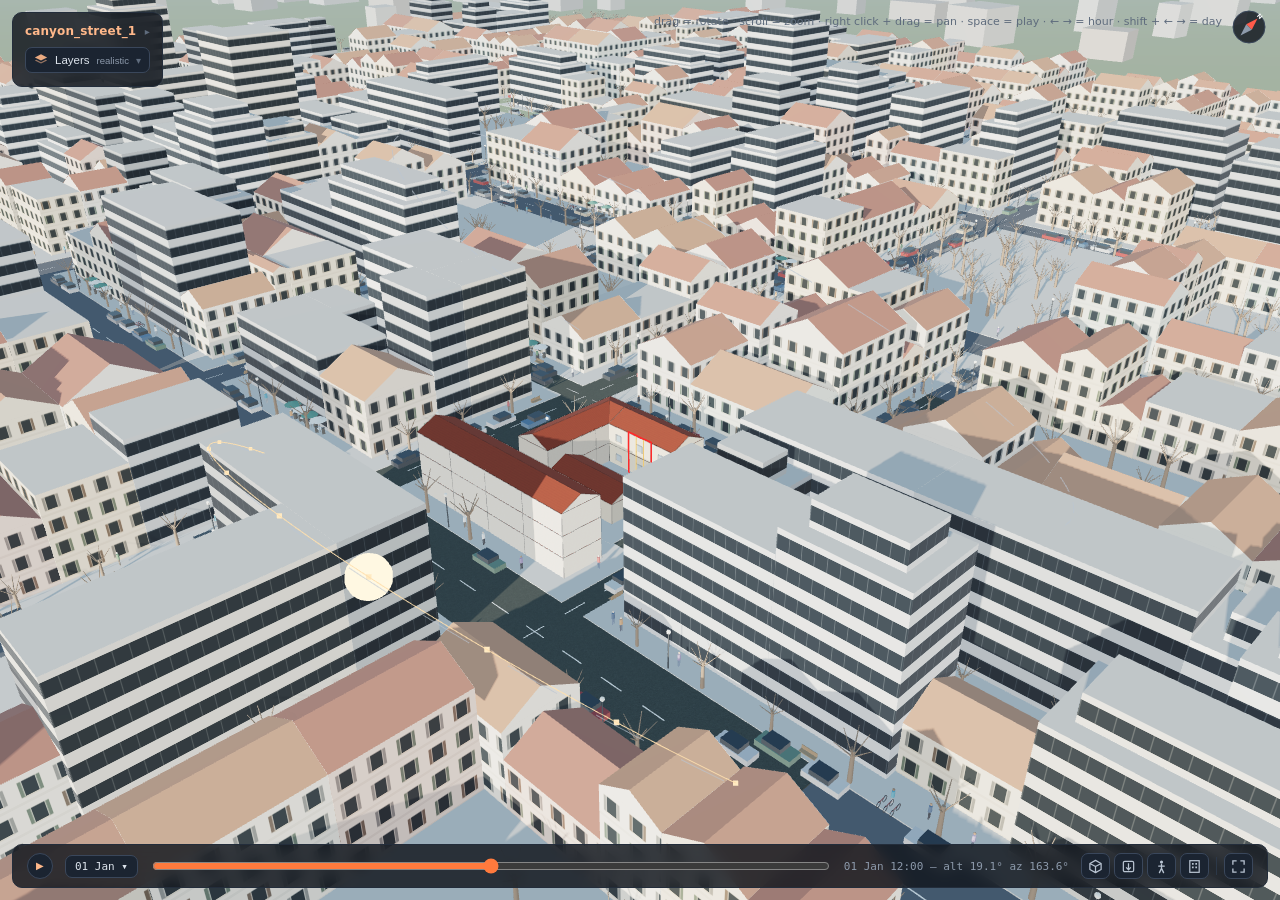
<file: viewer/index.html>
<!DOCTYPE html><html lang="en"><head><meta charset="utf-8">
<script>/* site: the look of the 3D view of the film */ (() => { try { const F = {"xdomf90_real": "1", "xdomf90_decor": "{\"mode\": \"quarter\", \"shadows\": true}", "xdomf90_hudfold": "1", "xdomf90_sunpath": "1", "xdomf90_layers_open": "0", "xdomf90_lw": "0"}; if (matchMedia("(pointer: coarse)").matches) F.xdomf90_decor = "{\"mode\": \"quarter\", \"shadows\": false}"; for (const k in F) localStorage.setItem(k, F[k]); } catch (e) {} })();</script>

<title>TOPS — 3D view</title>
<style>
 html,body{margin:0;height:100%;background:#0a0d12;overflow:hidden;
   font-family:"Segoe UI Variable Text","Segoe UI",system-ui,sans-serif}
 #hud{position:fixed;top:12px;left:12px;color:#dde4ec;font-size:12px;line-height:1.6;
      background:rgba(16,21,29,.82);backdrop-filter:blur(8px);padding:9px 12px;border-radius:10px;
      border:1px solid #232d3b;max-width:240px;max-height:calc(100vh - 92px);box-sizing:border-box;
      display:flex;flex-direction:column;overflow:hidden}
 #hud b{color:#ffb88a;display:flex;align-items:center;gap:6px;margin-bottom:4px;font-weight:600;
      letter-spacing:.01em;cursor:pointer;user-select:none}
 #hud b span{margin-left:auto;color:#5f6c7d;font-size:10px}
 #hud.folded #legend{display:none}
 #hud:not(.folded) #legend{border-top:1px solid #232d3b;padding-top:6px;margin-top:2px}
 #legend{flex:1 1 auto;min-height:0;overflow-y:auto;scrollbar-width:thin;scrollbar-color:#3a475b transparent}
 .zrow{cursor:pointer;user-select:none;display:flex;align-items:center;gap:7px;padding:2px 0;opacity:1}
 .zrow.off{opacity:.35}
 .sw{display:inline-block;width:10px;height:10px;border-radius:3px;flex:none}
 /* mouse and keys help: wraps in the room the panel leaves, hidden when there is none */
 #hint{position:fixed;top:14px;right:58px;left:268px;color:#5f6c7d;font-size:11px;line-height:1.5;
      text-align:right;pointer-events:none}
 #hint span{white-space:nowrap}
 @media (max-width:640px){ #hint{display:none} }
 /* inside the hub (iframe): the controls fade out when the pointer leaves the view, no mouse help line */
 html.embedded #hint{display:none}
 html.embedded #timebar,html.embedded #hud,html.embedded #compass,html.embedded #timepanel{transition:opacity .35s}
 html.embedded body:not(:hover) #timebar,html.embedded body:not(:hover) #hud,html.embedded body:not(:hover) #compass,
 html.embedded body:not(:hover) #timepanel{opacity:0}
 #timebar{position:fixed;bottom:12px;left:12px;right:12px;color:#dde4ec;font-size:11px;
   background:rgba(16,21,29,.82);backdrop-filter:blur(8px);padding:8px 14px;border-radius:10px;
   border:1px solid #232d3b;display:flex;align-items:center;gap:12px}
 #timebar input[type=range]{flex:1;accent-color:#ff7a3d}
 #playBtn{width:26px;height:26px;border-radius:50%;border:1px solid #3a475b;background:#1b2431;color:#ffb88a;
   cursor:pointer;font-size:10px;line-height:1;padding:0;flex:none;display:flex;align-items:center;justify-content:center}
 #playBtn:hover{background:#26303f;border-color:#ff7a3d}
 #playBtn.on{background:#ff7a3d;border-color:#ff7a3d;color:#10151d}
 #sunInfo{white-space:nowrap;color:#8d9aab;font-family:"Cascadia Mono",Consolas,monospace}
 #dayBtn{flex:none;border:1px solid #3a475b;background:#1b2431;color:#dde4ec;border-radius:7px;
   padding:4px 9px;font:11px "Cascadia Mono",Consolas,monospace;cursor:pointer;white-space:nowrap}
 #dayBtn:hover,#dayBtn.on{border-color:#ff7a3d;background:#26303f}
 #timepanel{position:fixed;bottom:58px;left:12px;width:292px;color:#dde4ec;font-size:11px;
   background:rgba(16,21,29,.92);backdrop-filter:blur(8px);padding:10px 12px;border-radius:10px;
   border:1px solid #232d3b;box-sizing:border-box}
 #timepanel .row{margin-bottom:10px}
 #timepanel .row:last-child{margin-bottom:0}
 #timepanel .lab{color:#8d9aab;margin-bottom:5px}
 #timepanel input[type=range]{width:100%;accent-color:#ff7a3d;margin:0}
 #timepanel label.ck{display:flex;align-items:center;gap:7px;cursor:pointer;user-select:none}
 #timepanel label.ck input{margin:0;accent-color:#ff7a3d}
 .chips{display:flex;flex-wrap:wrap;gap:5px}
 .chip{border:1px solid #3a475b;background:#1b2431;color:#dde4ec;border-radius:999px;
   padding:3px 9px;font-size:10.5px;cursor:pointer}
 .chip:hover{border-color:#ff7a3d;background:#26303f}
 .seg{display:flex;gap:4px}
 .segb{flex:1;border:1px solid #3a475b;background:#1b2431;color:#dde4ec;border-radius:7px;
   padding:4px 0;font-size:10.5px;cursor:pointer}
 .segb.on{background:#ff7a3d;border-color:#ff7a3d;color:#10151d}
 .segb:disabled{opacity:.3;cursor:default}
 #lwLegend,#shLegend{display:none;flex:none;max-height:38%;overflow-y:auto;scrollbar-width:thin;
   margin-bottom:6px;padding-bottom:6px;border-bottom:1px solid #232d3b;font-size:11px}
 .cbar{margin:4px 0 2px;font:10px "Cascadia Mono",Consolas,monospace;color:#8d9aab}
 .cbar div:first-child{height:8px;border-radius:3px}
 .cbar div:last-child{display:flex;justify-content:space-between;margin-top:2px}
 #lwLegend .zrow{cursor:default}
 #tpLegend{display:none;flex:none;margin-bottom:6px;padding-bottom:6px;border-bottom:1px solid #232d3b;font-size:11px}
 #tpScope{margin:5px 0 3px}
 #irLegend{display:none;flex:none;margin-bottom:6px;padding-bottom:6px;border-bottom:1px solid #232d3b;font-size:11px}
 @media (max-width:720px){ #sunInfo{display:none} }
 #tools{display:flex;align-items:center;gap:4px;flex:none}
 #tools button{height:26px;min-width:28px;border:1px solid #3a475b;background:#1b2431;color:#b9c4d2;border-radius:7px;
   padding:0 6px;cursor:pointer;display:flex;align-items:center;gap:4px;font-size:10.5px}
 #tools button svg{width:15px;height:15px}
 #tools button:hover{border-color:#ff7a3d;background:#26303f;color:#dde4ec}
 #tools button.on{border-color:#ff7a3d;color:#ffb88a}
 #tools button.rec{border-color:#ff5a4a;background:#ff5a4a;color:#10151d}
 #tools button small:empty{display:none}
 #tools .tsep{width:1px;height:18px;background:#2c3848;margin:0 3px}
 #compass{position:fixed;top:10px;right:14px;width:34px;height:34px;cursor:pointer}
 #layersBtn{display:flex;align-items:center;gap:7px;width:100%;margin:2px 0 4px;padding:5px 8px;border-radius:7px;
   border:1px solid #3a475b;background:#1b2431;color:#dde4ec;font-size:11.5px;cursor:pointer;text-align:left}
 #layersBtn:hover,#layersBtn.on{border-color:#ff7a3d;background:#26303f}
 #layersBtn svg{width:14px;height:14px;color:#ffb88a;flex:none}
 #layersBtn small{margin-left:auto;color:#8d9aab;max-width:110px;overflow:hidden;text-overflow:ellipsis;white-space:nowrap}
 #layersBtn i{font-style:normal;color:#5f6c7d;font-size:10px}
 #layersPanel{flex:none;margin:2px 0 8px;padding:4px 2px 8px;border-bottom:1px solid #232d3b}
 #layersPanel .lph{color:#5f6c7d;font-size:10px;text-transform:uppercase;letter-spacing:.07em;margin:6px 0 2px}
 #layersPanel .lph:first-child{margin-top:2px}
 .rad{display:flex;align-items:center;gap:7px;cursor:pointer;user-select:none;padding:2px 0}
 .rad input{margin:0;accent-color:#ff7a3d}
 #rendSeg{margin-top:4px}
 #pick{position:fixed;display:none;pointer-events:none;color:#dde4ec;font-size:11px;line-height:1.55;
   background:rgba(16,21,29,.92);backdrop-filter:blur(8px);padding:8px 11px;border-radius:9px;
   border:1px solid #3a475b;white-space:nowrap;z-index:5}
 #pick b{color:#ffb88a;font-weight:600}
 #pick span{color:#8d9aab}
 #lwLegend small{color:#8d9aab;font-family:"Cascadia Mono",Consolas,monospace;margin-left:auto;padding-left:6px}
</style></head><body>
<script>if (window.parent !== window) document.documentElement.classList.add('embedded');</script>
<div id="hud"><b id="title" title="Click to fold / unfold the list of zones">IDF<span id="caret">▸</span></b>
  <button id="layersBtn" title="Colour maps, overlays and rendering">
    <svg viewBox="0 0 16 16"><path d="M8 1.5 15 5 8 8.5 1 5Z" fill="currentColor" opacity=".9"/>
      <path d="M2.6 7.8 1 8.6 8 12.1l7-3.5-1.6-.8L8 10.5Z" fill="currentColor" opacity=".55"/></svg>
    <span>Layers</span><small id="layersCur">none</small><i>▾</i></button>
  <div id="layersPanel" hidden>
    <div class="lph">Colour map</div>
    <label class="rad"><input type="radio" name="cmap" id="noneChk" checked> None</label>
    <label class="rad" id="shToggle" title="Hours of direct sun received on the selected day">
      <input type="radio" name="cmap" id="shChk"> Sunlit hours</label>
    <label class="rad" id="irToggle" title="Direct solar irradiance received at the hour of the time bar (clear sky)">
      <input type="radio" name="cmap" id="irChk"> Solar irradiance now</label>
    <label class="rad" id="lwToggle" hidden title="Surfaces seen by the studied facade, coloured by their estimated view factor">
      <input type="radio" name="cmap" id="lwChk"> View factors</label>
    <label class="rad" id="tpToggle" hidden
      title="Indoor temperature of the zones in the last Domus simulation, at the time of the time bar">
      <input type="radio" name="cmap" id="tpChk"> Zone temperatures</label>
    <div class="lph">Rendering</div>
    <div class="seg" id="rendSeg" title="Realistic: materials, sky and light driven by the sun (slower on old graphics cards)">
      <button class="segb" data-r="0">Standard</button><button class="segb" data-r="1">Realistic</button></div>
    <input type="checkbox" id="reChk" hidden>
    <div id="decorBox" hidden>
      <div class="lph">Surroundings</div>
      <div class="seg" id="decorSeg" title="Decoration of the pictures only: the simulated scene (idf) is unchanged">
        <button class="segb" data-d="quarter">Neighbourhood</button><button class="segb" data-d="none">None</button></div>
      <div id="decorOpts">
        <label class="rad" title="Buildings, trees and cars of the neighbourhood cast shadows (not simulated)">
          <input type="checkbox" id="decorShadow"> Shadows of the surroundings</label>
      </div>
    </div>
  </div>
  <div id="lwLegend"></div>
  <div id="shLegend"></div>
  <div id="irLegend"></div>
  <div id="tpLegend"><div id="tpTitle"></div>
    <div class="seg" id="tpScope"><button class="segb" data-s="facade" title="Zones of the studied facade">facade zones</button>
      <button class="segb" data-s="all" title="Every apartment of the scene">all zones</button></div>
    <div class="cbar" id="tpBar"></div></div>
  <div id="legend"></div></div>
<div id="hint"><span>drag = rotate</span> · <span>scroll = zoom</span> · <span>right click + drag = pan</span> ·
  <span>space = play</span> · <span>&#8592; &#8594; = hour</span> · <span>shift + &#8592; &#8594; = day</span></div>
<svg id="compass" viewBox="-17 -17 34 34"><title>North (click: top view)</title>
  <circle r="16" fill="rgba(16,21,29,.82)" stroke="#3a475b"/>
  <g id="needle"><path d="M0 -12 L4 0 L-4 0Z" fill="#ff5a4a"/><path d="M0 12 L4 0 L-4 0Z" fill="#8d9aab"/>
  <text y="-3" x="0" font-size="6" text-anchor="middle" fill="#fff" dy="-10" font-weight="700">N</text></g></svg>
<div id="pick"></div>
<div id="timepanel" hidden>
  <div class="row" id="dayRow">
    <div class="lab">Day <span id="dayLab"></span></div>
    <input type="range" id="daySlider" min="0" max="1" step="1" value="0">
  </div>
  <div class="row" id="chipRow"><div class="lab">Go to</div><div class="chips" id="chips"></div></div>
  <div class="row">
    <div class="lab">Play</div>
    <div class="seg">
      <button class="segb" id="mDay" title="Sweep the hours of the selected day, then loop">24 h</button>
      <button class="segb" id="mDays" title="Same hour, one day after the other: seasonal shadows">day by day</button>
      <button class="segb" id="mPeriod" title="Whole simulated period, hour after hour">whole period</button>
    </div>
  </div>
  <div class="row">
    <label class="ck" title="Path of the sun on the selected day (dots = whole hours) and the two solstice paths">
      <input type="checkbox" id="pathChk"> Sun path in the sky</label>
  </div>
  <div class="row">
    <label class="ck" title="Distance of the sun drawn (and of its path) from the scene: nearer for a small scene, farther for a large one; the light is the same">
      Sun distance <input type="range" id="skyDist" min="0.4" max="2.5" step="0.05" value="1" style="flex:1"></label>
  </div>
</div>
<div id="timebar">
  <button id="playBtn" title="Play / pause (space)">&#9654;</button>
  <button id="dayBtn" title="Day, play mode and sun path">day</button>
  <input type="range" id="hourSlider" min="0" max="24" step="0.05" value="12"
         title="Hour of the day (arrow keys)">
  <span id="sunInfo"></span>
  <div id="tools">
    <button data-v="persp" title="Default 3D view"><svg viewBox="0 0 16 16"><path d="M8 1.5 14 4.8v6.4L8 14.5 2 11.2V4.8Z M2 4.8 8 8l6-3.2M8 8v6.5" fill="none" stroke="currentColor" stroke-width="1.3" stroke-linejoin="round"/></svg></button>
    <button data-v="top" title="Top view, north up"><svg viewBox="0 0 16 16"><rect x="2.5" y="2.5" width="11" height="11" rx="1.5" fill="none" stroke="currentColor" stroke-width="1.3"/><path d="M8 4.5v7M5.5 9 8 11.5 10.5 9" fill="none" stroke="currentColor" stroke-width="1.3"/></svg></button>
    <button data-v="street" title="Eye level, in the street, facing the studied facade"><svg viewBox="0 0 16 16"><circle cx="8" cy="3.2" r="1.7" fill="currentColor"/><path d="M8 5.5v4.5M5 7.5h6M8 10l-2.2 4.5M8 10l2.2 4.5" fill="none" stroke="currentColor" stroke-width="1.4" stroke-linecap="round"/></svg></button>
    <button data-v="facade" title="In front of the studied facade"><svg viewBox="0 0 16 16"><rect x="3" y="1.8" width="10" height="12.4" fill="none" stroke="currentColor" stroke-width="1.3"/><path d="M5.3 4.3h1.8v1.8H5.3zM8.9 4.3h1.8v1.8H8.9zM5.3 8h1.8v1.8H5.3zM8.9 8h1.8v1.8H8.9z" fill="currentColor"/></svg></button>
    <span class="tsep"></span>
    <button id="fsBtn" title="Full screen (Esc to leave)"><svg viewBox="0 0 16 16"><path d="M2 6V2h4M10 2h4v4M14 10v4h-4M6 14H2v-4" fill="none" stroke="currentColor" stroke-width="1.4"/></svg></button>
  </div>
</div>
<!-- three.js r128 from the hub (hubgui/web/vendor: works offline), from the CDN when the page is opened elsewhere -->
<script src="vendor/three.min.js"></script>
<script>
(() => {
  const cdn = 'https://cdn.jsdelivr.net/npm/three@0.128.0/', local = !!window.THREE;
  const src = local ? ['vendor/OrbitControls.js', 'vendor/Sky.js']
                    : [cdn + 'build/three.min.js', cdn + 'examples/js/controls/OrbitControls.js', cdn + 'examples/js/objects/Sky.js'];
  src.forEach(s => document.write('<script src="' + s + '"><\/script>'));
})();
</script>
<script>
const D = {"faces": [{"zone": "Solo 01", "verts": [[-50.0, 0.0, -50.0], [-50.0, 0.0, 50.0], [50.0, 0.0, 50.0], [50.0, 0.0, -50.0]], "kind": null}, {"zone": "Solo 01", "verts": [[50.0, -2.0, -50.0], [50.0, -2.0, 50.0], [-50.0, -2.0, 50.0], [-50.0, -2.0, -50.0]], "kind": null}, {"zone": "Solo 01", "verts": [[50.0, -2.0, -50.0], [50.0, 0.0, -50.0], [50.0, 0.0, 50.0], [50.0, -2.0, 50.0]], "kind": null}, {"zone": "Solo 01", "verts": [[-50.0, -2.0, 50.0], [50.0, -2.0, 50.0], [50.0, 0.0, 50.0], [-50.0, 0.0, 50.0]], "kind": null}, {"zone": "Solo 01", "verts": [[-50.0, -2.0, 50.0], [-50.0, 0.0, 50.0], [-50.0, 0.0, -50.0], [-50.0, -2.0, -50.0]], "kind": null}, {"zone": "Solo 01", "verts": [[-50.0, 0.0, -50.0], [50.0, 0.0, -50.0], [50.0, -2.0, -50.0], [-50.0, -2.0, -50.0]], "kind": null}, {"zone": "Solo 01", "verts": [[-2.0, 0.0, -6.0], [-2.0, 0.0, 0.0], [-6.0, 0.0, 0.0], [-6.0, 0.0, -1.75], [-6.0, 0.0, -6.0]], "kind": null}, {"zone": "Solo 01", "verts": [[6.0, 0.0, -6.0], [6.0, 0.0, 0.0], [2.0, 0.0, 0.0], [2.0, 0.0, -6.0]], "kind": null}, {"zone": "Solo 01", "verts": [[-2.0, 0.0, 5.0], [-2.0, 0.0, 11.0], [-6.0, 0.0, 11.0], [-6.0, 0.0, 6.75], [-6.0, 0.0, 5.0]], "kind": null}, {"zone": "Solo 01", "verts": [[2.0, 0.0, 5.0], [2.0, 0.0, 11.0], [-2.0, 0.0, 11.0], [-2.0, 0.0, 5.0]], "kind": null}, {"zone": "Solo 01", "verts": [[6.0, 0.0, 5.0], [6.0, 0.0, 11.0], [2.0, 0.0, 11.0], [2.0, 0.0, 5.0]], "kind": null}, {"zone": "Solo 01", "verts": [[-10.5, 0.0, 17.0], [-10.5, 0.0, 23.0], [-17.5, 0.0, 23.0], [-17.5, 0.0, 17.0]], "kind": null}, {"zone": "Solo 01", "verts": [[-3.5, 0.0, 17.0], [-3.5, 0.0, 23.0], [-10.5, 0.0, 23.0], [-10.5, 0.0, 17.0]], "kind": null}, {"zone": "Solo 01", "verts": [[3.5, 0.0, 17.0], [3.5, 0.0, 23.0], [-3.5, 0.0, 23.0], [-3.5, 0.0, 17.0]], "kind": null}, {"zone": "Solo 01", "verts": [[10.5, 0.0, 17.0], [10.5, 0.0, 23.0], [3.5, 0.0, 23.0], [3.5, 0.0, 17.0]], "kind": null}, {"zone": "Solo 01", "verts": [[-6.0, 0.0, -6.0], [-6.0, 0.0, -1.75], [-12.0, 0.0, -1.75], [-12.0, 0.0, -6.0]], "kind": null}, {"zone": "Solo 01", "verts": [[-6.0, 0.0, -1.75], [-6.0, 0.0, 0.0], [-6.0, 0.0, 2.5], [-12.0, 0.0, 2.5], [-12.0, 0.0, -1.75]], "kind": null}, {"zone": "Solo 01", "verts": [[-6.0, 0.0, 2.5], [-6.0, 0.0, 5.0], [-6.0, 0.0, 6.75], [-12.0, 0.0, 6.75], [-12.0, 0.0, 2.5]], "kind": null}, {"zone": "Solo 01", "verts": [[-6.0, 0.0, 6.75], [-6.0, 0.0, 11.0], [-12.0, 0.0, 11.0], [-12.0, 0.0, 6.75]], "kind": null}, {"zone": "Solo 01", "verts": [[2.0, 0.0, -6.0], [2.0, 0.0, 0.0], [0.7, 0.0, 0.0], [-0.7, 0.0, 0.0], [-2.0, 0.0, 0.0], [-2.0, 0.0, -6.0]], "kind": null}, {"zone": "S_f0_1", "verts": [[-6.0, 3.0, -6.0], [-6.0, 3.0, -1.75], [-6.0, 3.0, 0.0], [-2.0, 3.0, 0.0], [-2.0, 3.0, -6.0]], "kind": null}, {"zone": "S_f0_1", "verts": [[-2.0, 0.0, -6.0], [-2.0, 0.0, 0.0], [-6.0, 0.0, 0.0], [-6.0, 0.0, -1.75], [-6.0, 0.0, -6.0]], "kind": null}, {"zone": "S_f0_1", "verts": [[-2.0, 0.0, -6.0], [-2.0, 3.0, -6.0], [-2.0, 3.0, 0.0], [-2.0, 0.0, 0.0]], "kind": null}, {"zone": "S_f0_1", "verts": [[-6.0, 0.0, 0.0], [-2.0, 0.0, 0.0], [-2.0, 3.0, 0.0], [-6.0, 3.0, 0.0]], "kind": null}, {"zone": "S_f0_1", "verts": [[-6.0, 0.0, -6.0], [-6.0, 3.0, -6.0], [-6.0, 3.0, -1.75], [-6.0, 0.0, -1.75]], "kind": null}, {"zone": "S_f0_1", "verts": [[-6.0, 0.0, -1.75], [-6.0, 3.0, -1.75], [-6.0, 3.0, 0.0], [-6.0, 0.0, 0.0]], "kind": null}, {"zone": "S_f0_1", "verts": [[-6.0, 3.0, -6.0], [-2.0, 3.0, -6.0], [-2.0, 0.0, -6.0], [-6.0, 0.0, -6.0]], "kind": null}, {"zone": "S_f0_1", "verts": [[-4.5, 0.9, 0.0], [-3.5, 0.9, 0.0], [-3.5, 1.9, 0.0], [-4.5, 1.9, 0.0]], "kind": "window"}, {"zone": "S_f0_1", "verts": [[-3.5, 0.9, -6.0], [-4.5, 0.9, -6.0], [-4.5, 1.9, -6.0], [-3.5, 1.9, -6.0]], "kind": "window"}, {"zone": "S_f0_3", "verts": [[2.0, 3.0, -6.0], [2.0, 3.0, 0.0], [6.0, 3.0, 0.0], [6.0, 3.0, -6.0]], "kind": null}, {"zone": "S_f0_3", "verts": [[6.0, 0.0, -6.0], [6.0, 0.0, 0.0], [2.0, 0.0, 0.0], [2.0, 0.0, -6.0]], "kind": null}, {"zone": "S_f0_3", "verts": [[6.0, 0.0, -6.0], [6.0, 3.0, -6.0], [6.0, 3.0, 0.0], [6.0, 0.0, 0.0]], "kind": null}, {"zone": "S_f0_3", "verts": [[2.0, 0.0, 0.0], [6.0, 0.0, 0.0], [6.0, 3.0, 0.0], [2.0, 3.0, 0.0]], "kind": null}, {"zone": "S_f0_3", "verts": [[2.0, 0.0, -6.0], [2.0, 3.0, -6.0], [2.0, 3.0, 0.0], [2.0, 0.0, 0.0]], "kind": null}, {"zone": "S_f0_3", "verts": [[2.0, 3.0, -6.0], [6.0, 3.0, -6.0], [6.0, 0.0, -6.0], [2.0, 0.0, -6.0]], "kind": null}, {"zone": "S_f0_3", "verts": [[6.0, 0.9, -4.0], [6.0, 0.9, -5.0], [6.0, 1.9, -5.0], [6.0, 1.9, -4.0]], "kind": "window"}, {"zone": "S_f0_3", "verts": [[6.0, 0.9, -1.0], [6.0, 0.9, -2.0], [6.0, 1.9, -2.0], [6.0, 1.9, -1.0]], "kind": "window"}, {"zone": "S_f0_3", "verts": [[3.5, 0.9, 0.0], [4.5, 0.9, 0.0], [4.5, 1.9, 0.0], [3.5, 1.9, 0.0]], "kind": "window"}, {"zone": "S_f0_3", "verts": [[4.5, 0.9, -6.0], [3.5, 0.9, -6.0], [3.5, 1.9, -6.0], [4.5, 1.9, -6.0]], "kind": "window"}, {"zone": "S_f1_1", "verts": [[-6.0, 3.0, -6.0], [-6.0, 3.0, -1.75], [-6.0, 3.0, 0.0], [-2.0, 3.0, 0.0], [-2.0, 3.0, -6.0]], "kind": null}, {"zone": "S_f1_1", "verts": [[-6.0, 6.0, -6.0], [-6.0, 6.0, -1.75], [-6.0, 6.0, 0.0], [-2.0, 6.0, 0.0], [-2.0, 6.0, -6.0]], "kind": null}, {"zone": "S_f1_1", "verts": [[-2.0, 3.0, -6.0], [-2.0, 6.0, -6.0], [-2.0, 6.0, 0.0], [-2.0, 3.0, 0.0]], "kind": null}, {"zone": "S_f1_1", "verts": [[-6.0, 3.0, 0.0], [-2.0, 3.0, 0.0], [-2.0, 6.0, 0.0], [-6.0, 6.0, 0.0]], "kind": null}, {"zone": "S_f1_1", "verts": [[-6.0, 3.0, -6.0], [-6.0, 6.0, -6.0], [-6.0, 6.0, -1.75], [-6.0, 3.0, -1.75]], "kind": null}, {"zone": "S_f1_1", "verts": [[-6.0, 3.0, -1.75], [-6.0, 6.0, -1.75], [-6.0, 6.0, 0.0], [-6.0, 3.0, 0.0]], "kind": null}, {"zone": "S_f1_1", "verts": [[-6.0, 6.0, -6.0], [-2.0, 6.0, -6.0], [-2.0, 3.0, -6.0], [-6.0, 3.0, -6.0]], "kind": null}, {"zone": "S_f1_1", "verts": [[-4.5, 3.9, 0.0], [-3.5, 3.9, 0.0], [-3.5, 4.9, 0.0], [-4.5, 4.9, 0.0]], "kind": "window"}, {"zone": "S_f1_1", "verts": [[-3.5, 3.9, -6.0], [-4.5, 3.9, -6.0], [-4.5, 4.9, -6.0], [-3.5, 4.9, -6.0]], "kind": "window"}, {"zone": "S_f1_2", "verts": [[-2.0, 3.0, -6.0], [-2.0, 6.0, -6.0], [-2.0, 6.0, 0.0], [-2.0, 3.0, 0.0]], "kind": null}, {"zone": "S_f1_2", "verts": [[-2.0, 6.0, -6.0], [-2.0, 6.0, 0.0], [-0.7, 6.0, 0.0], [0.7, 6.0, 0.0], [2.0, 6.0, 0.0], [2.0, 6.0, -6.0]], "kind": null}, {"zone": "S_f1_2", "verts": [[-2.0, 3.0, -6.0], [-2.0, 3.0, 0.0], [-0.7, 3.0, 0.0], [0.7, 3.0, 0.0], [2.0, 3.0, 0.0], [2.0, 3.0, -6.0]], "kind": null}, {"zone": "S_f1_2", "verts": [[2.0, 3.0, -6.0], [2.0, 6.0, -6.0], [2.0, 6.0, 0.0], [2.0, 3.0, 0.0]], "kind": null}, {"zone": "S_f1_2", "verts": [[-2.0, 3.0, 0.0], [-0.7, 3.0, 0.0], [-0.7, 6.0, 0.0], [-2.0, 6.0, 0.0]], "kind": null}, {"zone": "S_f1_2", "verts": [[-0.7, 3.0, 0.0], [0.7, 3.0, 0.0], [0.7, 6.0, 0.0], [-0.7, 6.0, 0.0]], "kind": null}, {"zone": "S_f1_2", "verts": [[0.7, 3.0, 0.0], [2.0, 3.0, 0.0], [2.0, 6.0, 0.0], [0.7, 6.0, 0.0]], "kind": null}, {"zone": "S_f1_2", "verts": [[-2.0, 6.0, -6.0], [2.0, 6.0, -6.0], [2.0, 3.0, -6.0], [-2.0, 3.0, -6.0]], "kind": null}, {"zone": "S_f1_2", "verts": [[-0.5, 3.9, 0.0], [0.5, 3.9, 0.0], [0.5, 4.9, 0.0], [-0.5, 4.9, 0.0]], "kind": "window"}, {"zone": "S_f1_2", "verts": [[0.5, 3.9, -6.0], [-0.5, 3.9, -6.0], [-0.5, 4.9, -6.0], [0.5, 4.9, -6.0]], "kind": "window"}, {"zone": "S_f1_3", "verts": [[2.0, 3.0, -6.0], [2.0, 3.0, 0.0], [6.0, 3.0, 0.0], [6.0, 3.0, -6.0]], "kind": null}, {"zone": "S_f1_3", "verts": [[2.0, 3.0, -6.0], [2.0, 6.0, -6.0], [2.0, 6.0, 0.0], [2.0, 3.0, 0.0]], "kind": null}, {"zone": "S_f1_3", "verts": [[2.0, 6.0, -6.0], [2.0, 6.0, 0.0], [6.0, 6.0, 0.0], [6.0, 6.0, -6.0]], "kind": null}, {"zone": "S_f1_3", "verts": [[6.0, 3.0, -6.0], [6.0, 6.0, -6.0], [6.0, 6.0, 0.0], [6.0, 3.0, 0.0]], "kind": null}, {"zone": "S_f1_3", "verts": [[2.0, 3.0, 0.0], [6.0, 3.0, 0.0], [6.0, 6.0, 0.0], [2.0, 6.0, 0.0]], "kind": null}, {"zone": "S_f1_3", "verts": [[2.0, 6.0, -6.0], [6.0, 6.0, -6.0], [6.0, 3.0, -6.0], [2.0, 3.0, -6.0]], "kind": null}, {"zone": "S_f1_3", "verts": [[6.0, 3.9, -4.0], [6.0, 3.9, -5.0], [6.0, 4.9, -5.0], [6.0, 4.9, -4.0]], "kind": "window"}, {"zone": "S_f1_3", "verts": [[6.0, 3.9, -1.0], [6.0, 3.9, -2.0], [6.0, 4.9, -2.0], [6.0, 4.9, -1.0]], "kind": "window"}, {"zone": "S_f1_3", "verts": [[3.5, 3.9, 0.0], [4.5, 3.9, 0.0], [4.5, 4.9, 0.0], [3.5, 4.9, 0.0]], "kind": "window"}, {"zone": "S_f1_3", "verts": [[4.5, 3.9, -6.0], [3.5, 3.9, -6.0], [3.5, 4.9, -6.0], [4.5, 4.9, -6.0]], "kind": "window"}, {"zone": "O_f0_1", "verts": [[-6.0, 3.0, 5.0], [-6.0, 3.0, 6.75], [-6.0, 3.0, 11.0], [-2.0, 3.0, 11.0], [-2.0, 3.0, 5.0]], "kind": null}, {"zone": "O_f0_1", "verts": [[-2.0, 0.0, 5.0], [-2.0, 0.0, 11.0], [-6.0, 0.0, 11.0], [-6.0, 0.0, 6.75], [-6.0, 0.0, 5.0]], "kind": null}, {"zone": "O_f0_1", "verts": [[-2.0, 0.0, 5.0], [-2.0, 3.0, 5.0], [-2.0, 3.0, 11.0], [-2.0, 0.0, 11.0]], "kind": null}, {"zone": "O_f0_1", "verts": [[-6.0, 0.0, 11.0], [-2.0, 0.0, 11.0], [-2.0, 3.0, 11.0], [-6.0, 3.0, 11.0]], "kind": null}, {"zone": "O_f0_1", "verts": [[-6.0, 0.0, 5.0], [-6.0, 3.0, 5.0], [-6.0, 3.0, 6.75], [-6.0, 0.0, 6.75]], "kind": null}, {"zone": "O_f0_1", "verts": [[-6.0, 0.0, 6.75], [-6.0, 3.0, 6.75], [-6.0, 3.0, 11.0], [-6.0, 0.0, 11.0]], "kind": null}, {"zone": "O_f0_1", "verts": [[-6.0, 3.0, 5.0], [-2.0, 3.0, 5.0], [-2.0, 0.0, 5.0], [-6.0, 0.0, 5.0]], "kind": null}, {"zone": "O_f0_2", "verts": [[-2.0, 0.0, 5.0], [-2.0, 3.0, 5.0], [-2.0, 3.0, 11.0], [-2.0, 0.0, 11.0]], "kind": null}, {"zone": "O_f0_2", "verts": [[-2.0, 3.0, 5.0], [-2.0, 3.0, 11.0], [2.0, 3.0, 11.0], [2.0, 3.0, 5.0]], "kind": null}, {"zone": "O_f0_2", "verts": [[2.0, 0.0, 5.0], [2.0, 0.0, 11.0], [-2.0, 0.0, 11.0], [-2.0, 0.0, 5.0]], "kind": null}, {"zone": "O_f0_2", "verts": [[2.0, 0.0, 5.0], [2.0, 3.0, 5.0], [2.0, 3.0, 11.0], [2.0, 0.0, 11.0]], "kind": null}, {"zone": "O_f0_2", "verts": [[-2.0, 0.0, 11.0], [2.0, 0.0, 11.0], [2.0, 3.0, 11.0], [-2.0, 3.0, 11.0]], "kind": null}, {"zone": "O_f0_2", "verts": [[-2.0, 3.0, 5.0], [2.0, 3.0, 5.0], [2.0, 0.0, 5.0], [-2.0, 0.0, 5.0]], "kind": null}, {"zone": "O_f0_3", "verts": [[2.0, 0.0, 5.0], [2.0, 3.0, 5.0], [2.0, 3.0, 11.0], [2.0, 0.0, 11.0]], "kind": null}, {"zone": "O_f0_3", "verts": [[2.0, 3.0, 5.0], [2.0, 3.0, 11.0], [6.0, 3.0, 11.0], [6.0, 3.0, 5.0]], "kind": null}, {"zone": "O_f0_3", "verts": [[6.0, 0.0, 5.0], [6.0, 0.0, 11.0], [2.0, 0.0, 11.0], [2.0, 0.0, 5.0]], "kind": null}, {"zone": "O_f0_3", "verts": [[6.0, 0.0, 5.0], [6.0, 3.0, 5.0], [6.0, 3.0, 11.0], [6.0, 0.0, 11.0]], "kind": null}, {"zone": "O_f0_3", "verts": [[2.0, 0.0, 11.0], [6.0, 0.0, 11.0], [6.0, 3.0, 11.0], [2.0, 3.0, 11.0]], "kind": null}, {"zone": "O_f0_3", "verts": [[2.0, 3.0, 5.0], [6.0, 3.0, 5.0], [6.0, 0.0, 5.0], [2.0, 0.0, 5.0]], "kind": null}, {"zone": "O1_f0_1", "verts": [[-17.5, 3.0, 17.0], [-17.5, 3.0, 23.0], [-10.5, 3.0, 23.0], [-10.5, 3.0, 17.0]], "kind": null}, {"zone": "O1_f0_1", "verts": [[-10.5, 0.0, 17.0], [-10.5, 0.0, 23.0], [-17.5, 0.0, 23.0], [-17.5, 0.0, 17.0]], "kind": null}, {"zone": "O1_f0_1", "verts": [[-10.5, 0.0, 17.0], [-10.5, 3.0, 17.0], [-10.5, 3.0, 23.0], [-10.5, 0.0, 23.0]], "kind": null}, {"zone": "O1_f0_1", "verts": [[-17.5, 0.0, 23.0], [-10.5, 0.0, 23.0], [-10.5, 3.0, 23.0], [-17.5, 3.0, 23.0]], "kind": null}, {"zone": "O1_f0_1", "verts": [[-17.5, 0.0, 23.0], [-17.5, 3.0, 23.0], [-17.5, 3.0, 17.0], [-17.5, 0.0, 17.0]], "kind": null}, {"zone": "O1_f0_1", "verts": [[-17.5, 3.0, 17.0], [-10.5, 3.0, 17.0], [-10.5, 0.0, 17.0], [-17.5, 0.0, 17.0]], "kind": null}, {"zone": "O1_f0_2", "verts": [[-10.5, 0.0, 17.0], [-10.5, 3.0, 17.0], [-10.5, 3.0, 23.0], [-10.5, 0.0, 23.0]], "kind": null}, {"zone": "O1_f0_2", "verts": [[-10.5, 3.0, 17.0], [-10.5, 3.0, 23.0], [-3.5, 3.0, 23.0], [-3.5, 3.0, 17.0]], "kind": null}, {"zone": "O1_f0_2", "verts": [[-3.5, 0.0, 17.0], [-3.5, 0.0, 23.0], [-10.5, 0.0, 23.0], [-10.5, 0.0, 17.0]], "kind": null}, {"zone": "O1_f0_2", "verts": [[-3.5, 0.0, 17.0], [-3.5, 3.0, 17.0], [-3.5, 3.0, 23.0], [-3.5, 0.0, 23.0]], "kind": null}, {"zone": "O1_f0_2", "verts": [[-10.5, 0.0, 23.0], [-3.5, 0.0, 23.0], [-3.5, 3.0, 23.0], [-10.5, 3.0, 23.0]], "kind": null}, {"zone": "O1_f0_2", "verts": [[-10.5, 3.0, 17.0], [-3.5, 3.0, 17.0], [-3.5, 0.0, 17.0], [-10.5, 0.0, 17.0]], "kind": null}, {"zone": "O1_f0_3", "verts": [[-3.5, 0.0, 17.0], [-3.5, 3.0, 17.0], [-3.5, 3.0, 23.0], [-3.5, 0.0, 23.0]], "kind": null}, {"zone": "O1_f0_3", "verts": [[-3.5, 3.0, 17.0], [-3.5, 3.0, 23.0], [3.5, 3.0, 23.0], [3.5, 3.0, 17.0]], "kind": null}, {"zone": "O1_f0_3", "verts": [[3.5, 0.0, 17.0], [3.5, 0.0, 23.0], [-3.5, 0.0, 23.0], [-3.5, 0.0, 17.0]], "kind": null}, {"zone": "O1_f0_3", "verts": [[3.5, 0.0, 17.0], [3.5, 3.0, 17.0], [3.5, 3.0, 23.0], [3.5, 0.0, 23.0]], "kind": null}, {"zone": "O1_f0_3", "verts": [[-3.5, 0.0, 23.0], [3.5, 0.0, 23.0], [3.5, 3.0, 23.0], [-3.5, 3.0, 23.0]], "kind": null}, {"zone": "O1_f0_3", "verts": [[-3.5, 3.0, 17.0], [3.5, 3.0, 17.0], [3.5, 0.0, 17.0], [-3.5, 0.0, 17.0]], "kind": null}, {"zone": "O1_f0_4", "verts": [[3.5, 0.0, 17.0], [3.5, 3.0, 17.0], [3.5, 3.0, 23.0], [3.5, 0.0, 23.0]], "kind": null}, {"zone": "O1_f0_4", "verts": [[3.5, 3.0, 17.0], [3.5, 3.0, 23.0], [10.5, 3.0, 23.0], [10.5, 3.0, 17.0]], "kind": null}, {"zone": "O1_f0_4", "verts": [[10.5, 0.0, 17.0], [10.5, 0.0, 23.0], [3.5, 0.0, 23.0], [3.5, 0.0, 17.0]], "kind": null}, {"zone": "O1_f0_4", "verts": [[10.5, 0.0, 17.0], [10.5, 3.0, 17.0], [10.5, 3.0, 23.0], [10.5, 0.0, 23.0]], "kind": null}, {"zone": "O1_f0_4", "verts": [[3.5, 0.0, 23.0], [10.5, 0.0, 23.0], [10.5, 3.0, 23.0], [3.5, 3.0, 23.0]], "kind": null}, {"zone": "O1_f0_4", "verts": [[3.5, 3.0, 17.0], [10.5, 3.0, 17.0], [10.5, 0.0, 17.0], [3.5, 0.0, 17.0]], "kind": null}, {"zone": "O1_f1_1", "verts": [[-17.5, 3.0, 17.0], [-17.5, 3.0, 23.0], [-10.5, 3.0, 23.0], [-10.5, 3.0, 17.0]], "kind": null}, {"zone": "O1_f1_1", "verts": [[-17.5, 6.0, 17.0], [-17.5, 6.0, 23.0], [-10.5, 6.0, 23.0], [-10.5, 6.0, 17.0]], "kind": null}, {"zone": "O1_f1_1", "verts": [[-10.5, 3.0, 17.0], [-10.5, 6.0, 17.0], [-10.5, 6.0, 23.0], [-10.5, 3.0, 23.0]], "kind": null}, {"zone": "O1_f1_1", "verts": [[-17.5, 3.0, 23.0], [-10.5, 3.0, 23.0], [-10.5, 6.0, 23.0], [-17.5, 6.0, 23.0]], "kind": null}, {"zone": "O1_f1_1", "verts": [[-17.5, 3.0, 23.0], [-17.5, 6.0, 23.0], [-17.5, 6.0, 17.0], [-17.5, 3.0, 17.0]], "kind": null}, {"zone": "O1_f1_1", "verts": [[-17.5, 6.0, 17.0], [-10.5, 6.0, 17.0], [-10.5, 3.0, 17.0], [-17.5, 3.0, 17.0]], "kind": null}, {"zone": "O1_f1_2", "verts": [[-10.5, 3.0, 17.0], [-10.5, 3.0, 23.0], [-3.5, 3.0, 23.0], [-3.5, 3.0, 17.0]], "kind": null}, {"zone": "O1_f1_2", "verts": [[-10.5, 3.0, 17.0], [-10.5, 6.0, 17.0], [-10.5, 6.0, 23.0], [-10.5, 3.0, 23.0]], "kind": null}, {"zone": "O1_f1_2", "verts": [[-10.5, 6.0, 17.0], [-10.5, 6.0, 23.0], [-3.5, 6.0, 23.0], [-3.5, 6.0, 17.0]], "kind": null}, {"zone": "O1_f1_2", "verts": [[-3.5, 3.0, 17.0], [-3.5, 6.0, 17.0], [-3.5, 6.0, 23.0], [-3.5, 3.0, 23.0]], "kind": null}, {"zone": "O1_f1_2", "verts": [[-10.5, 3.0, 23.0], [-3.5, 3.0, 23.0], [-3.5, 6.0, 23.0], [-10.5, 6.0, 23.0]], "kind": null}, {"zone": "O1_f1_2", "verts": [[-10.5, 6.0, 17.0], [-3.5, 6.0, 17.0], [-3.5, 3.0, 17.0], [-10.5, 3.0, 17.0]], "kind": null}, {"zone": "O1_f1_3", "verts": [[-3.5, 3.0, 17.0], [-3.5, 3.0, 23.0], [3.5, 3.0, 23.0], [3.5, 3.0, 17.0]], "kind": null}, {"zone": "O1_f1_3", "verts": [[-3.5, 3.0, 17.0], [-3.5, 6.0, 17.0], [-3.5, 6.0, 23.0], [-3.5, 3.0, 23.0]], "kind": null}, {"zone": "O1_f1_3", "verts": [[-3.5, 6.0, 17.0], [-3.5, 6.0, 23.0], [3.5, 6.0, 23.0], [3.5, 6.0, 17.0]], "kind": null}, {"zone": "O1_f1_3", "verts": [[3.5, 3.0, 17.0], [3.5, 6.0, 17.0], [3.5, 6.0, 23.0], [3.5, 3.0, 23.0]], "kind": null}, {"zone": "O1_f1_3", "verts": [[-3.5, 3.0, 23.0], [3.5, 3.0, 23.0], [3.5, 6.0, 23.0], [-3.5, 6.0, 23.0]], "kind": null}, {"zone": "O1_f1_3", "verts": [[-3.5, 6.0, 17.0], [3.5, 6.0, 17.0], [3.5, 3.0, 17.0], [-3.5, 3.0, 17.0]], "kind": null}, {"zone": "O1_f1_4", "verts": [[3.5, 3.0, 17.0], [3.5, 3.0, 23.0], [10.5, 3.0, 23.0], [10.5, 3.0, 17.0]], "kind": null}, {"zone": "O1_f1_4", "verts": [[3.5, 3.0, 17.0], [3.5, 6.0, 17.0], [3.5, 6.0, 23.0], [3.5, 3.0, 23.0]], "kind": null}, {"zone": "O1_f1_4", "verts": [[3.5, 6.0, 17.0], [3.5, 6.0, 23.0], [10.5, 6.0, 23.0], [10.5, 6.0, 17.0]], "kind": null}, {"zone": "O1_f1_4", "verts": [[10.5, 3.0, 17.0], [10.5, 6.0, 17.0], [10.5, 6.0, 23.0], [10.5, 3.0, 23.0]], "kind": null}, {"zone": "O1_f1_4", "verts": [[3.5, 3.0, 23.0], [10.5, 3.0, 23.0], [10.5, 6.0, 23.0], [3.5, 6.0, 23.0]], "kind": null}, {"zone": "O1_f1_4", "verts": [[3.5, 6.0, 17.0], [10.5, 6.0, 17.0], [10.5, 3.0, 17.0], [3.5, 3.0, 17.0]], "kind": null}, {"zone": "O1_f2_1", "verts": [[-17.5, 6.0, 17.0], [-17.5, 6.0, 23.0], [-10.5, 6.0, 23.0], [-10.5, 6.0, 17.0]], "kind": null}, {"zone": "O1_f2_1", "verts": [[-17.5, 9.0, 17.0], [-17.5, 9.0, 23.0], [-10.5, 9.0, 23.0], [-10.5, 9.0, 17.0]], "kind": null}, {"zone": "O1_f2_1", "verts": [[-10.5, 6.0, 17.0], [-10.5, 9.0, 17.0], [-10.5, 9.0, 23.0], [-10.5, 6.0, 23.0]], "kind": null}, {"zone": "O1_f2_1", "verts": [[-17.5, 6.0, 23.0], [-10.5, 6.0, 23.0], [-10.5, 9.0, 23.0], [-17.5, 9.0, 23.0]], "kind": null}, {"zone": "O1_f2_1", "verts": [[-17.5, 6.0, 23.0], [-17.5, 9.0, 23.0], [-17.5, 9.0, 17.0], [-17.5, 6.0, 17.0]], "kind": null}, {"zone": "O1_f2_1", "verts": [[-17.5, 9.0, 17.0], [-10.5, 9.0, 17.0], [-10.5, 6.0, 17.0], [-17.5, 6.0, 17.0]], "kind": null}, {"zone": "O1_f2_2", "verts": [[-10.5, 6.0, 17.0], [-10.5, 6.0, 23.0], [-3.5, 6.0, 23.0], [-3.5, 6.0, 17.0]], "kind": null}, {"zone": "O1_f2_2", "verts": [[-10.5, 6.0, 17.0], [-10.5, 9.0, 17.0], [-10.5, 9.0, 23.0], [-10.5, 6.0, 23.0]], "kind": null}, {"zone": "O1_f2_2", "verts": [[-10.5, 9.0, 17.0], [-10.5, 9.0, 23.0], [-3.5, 9.0, 23.0], [-3.5, 9.0, 17.0]], "kind": null}, {"zone": "O1_f2_2", "verts": [[-3.5, 6.0, 17.0], [-3.5, 9.0, 17.0], [-3.5, 9.0, 23.0], [-3.5, 6.0, 23.0]], "kind": null}, {"zone": "O1_f2_2", "verts": [[-10.5, 6.0, 23.0], [-3.5, 6.0, 23.0], [-3.5, 9.0, 23.0], [-10.5, 9.0, 23.0]], "kind": null}, {"zone": "O1_f2_2", "verts": [[-10.5, 9.0, 17.0], [-3.5, 9.0, 17.0], [-3.5, 6.0, 17.0], [-10.5, 6.0, 17.0]], "kind": null}, {"zone": "O1_f2_3", "verts": [[-3.5, 6.0, 17.0], [-3.5, 6.0, 23.0], [3.5, 6.0, 23.0], [3.5, 6.0, 17.0]], "kind": null}, {"zone": "O1_f2_3", "verts": [[-3.5, 6.0, 17.0], [-3.5, 9.0, 17.0], [-3.5, 9.0, 23.0], [-3.5, 6.0, 23.0]], "kind": null}, {"zone": "O1_f2_3", "verts": [[-3.5, 9.0, 17.0], [-3.5, 9.0, 23.0], [3.5, 9.0, 23.0], [3.5, 9.0, 17.0]], "kind": null}, {"zone": "O1_f2_3", "verts": [[3.5, 6.0, 17.0], [3.5, 9.0, 17.0], [3.5, 9.0, 23.0], [3.5, 6.0, 23.0]], "kind": null}, {"zone": "O1_f2_3", "verts": [[-3.5, 6.0, 23.0], [3.5, 6.0, 23.0], [3.5, 9.0, 23.0], [-3.5, 9.0, 23.0]], "kind": null}, {"zone": "O1_f2_3", "verts": [[-3.5, 9.0, 17.0], [3.5, 9.0, 17.0], [3.5, 6.0, 17.0], [-3.5, 6.0, 17.0]], "kind": null}, {"zone": "O1_f2_4", "verts": [[3.5, 6.0, 17.0], [3.5, 6.0, 23.0], [10.5, 6.0, 23.0], [10.5, 6.0, 17.0]], "kind": null}, {"zone": "O1_f2_4", "verts": [[3.5, 6.0, 17.0], [3.5, 9.0, 17.0], [3.5, 9.0, 23.0], [3.5, 6.0, 23.0]], "kind": null}, {"zone": "O1_f2_4", "verts": [[3.5, 9.0, 17.0], [3.5, 9.0, 23.0], [10.5, 9.0, 23.0], [10.5, 9.0, 17.0]], "kind": null}, {"zone": "O1_f2_4", "verts": [[10.5, 6.0, 17.0], [10.5, 9.0, 17.0], [10.5, 9.0, 23.0], [10.5, 6.0, 23.0]], "kind": null}, {"zone": "O1_f2_4", "verts": [[3.5, 6.0, 23.0], [10.5, 6.0, 23.0], [10.5, 9.0, 23.0], [3.5, 9.0, 23.0]], "kind": null}, {"zone": "O1_f2_4", "verts": [[3.5, 9.0, 17.0], [10.5, 9.0, 17.0], [10.5, 6.0, 17.0], [3.5, 6.0, 17.0]], "kind": null}, {"zone": "W_f0_1", "verts": [[-6.0, 0.0, -6.0], [-6.0, 3.0, -6.0], [-6.0, 3.0, -1.75], [-6.0, 0.0, -1.75]], "kind": null}, {"zone": "W_f0_1", "verts": [[-12.0, 3.0, -6.0], [-12.0, 3.0, -1.75], [-6.0, 3.0, -1.75], [-6.0, 3.0, -6.0]], "kind": null}, {"zone": "W_f0_1", "verts": [[-6.0, 0.0, -6.0], [-6.0, 0.0, -1.75], [-12.0, 0.0, -1.75], [-12.0, 0.0, -6.0]], "kind": null}, {"zone": "W_f0_1", "verts": [[-12.0, 0.0, -1.75], [-6.0, 0.0, -1.75], [-6.0, 3.0, -1.75], [-12.0, 3.0, -1.75]], "kind": null}, {"zone": "W_f0_1", "verts": [[-12.0, 0.0, -1.75], [-12.0, 3.0, -1.75], [-12.0, 3.0, -6.0], [-12.0, 0.0, -6.0]], "kind": null}, {"zone": "W_f0_1", "verts": [[-12.0, 3.0, -6.0], [-6.0, 3.0, -6.0], [-6.0, 0.0, -6.0], [-12.0, 0.0, -6.0]], "kind": null}, {"zone": "W_f0_2", "verts": [[-6.0, 0.0, -1.75], [-6.0, 3.0, -1.75], [-6.0, 3.0, 0.0], [-6.0, 0.0, 0.0]], "kind": null}, {"zone": "W_f0_2", "verts": [[-12.0, 0.0, -1.75], [-6.0, 0.0, -1.75], [-6.0, 3.0, -1.75], [-12.0, 3.0, -1.75]], "kind": null}, {"zone": "W_f0_2", "verts": [[-12.0, 3.0, -1.75], [-12.0, 3.0, 2.5], [-6.0, 3.0, 2.5], [-6.0, 3.0, 0.0], [-6.0, 3.0, -1.75]], "kind": null}, {"zone": "W_f0_2", "verts": [[-6.0, 0.0, -1.75], [-6.0, 0.0, 0.0], [-6.0, 0.0, 2.5], [-12.0, 0.0, 2.5], [-12.0, 0.0, -1.75]], "kind": null}, {"zone": "W_f0_2", "verts": [[-6.0, 0.0, 0.0], [-6.0, 3.0, 0.0], [-6.0, 3.0, 2.5], [-6.0, 0.0, 2.5]], "kind": null}, {"zone": "W_f0_2", "verts": [[-12.0, 0.0, 2.5], [-6.0, 0.0, 2.5], [-6.0, 3.0, 2.5], [-12.0, 3.0, 2.5]], "kind": null}, {"zone": "W_f0_2", "verts": [[-12.0, 0.0, 2.5], [-12.0, 3.0, 2.5], [-12.0, 3.0, -1.75], [-12.0, 0.0, -1.75]], "kind": null}, {"zone": "W_f0_3", "verts": [[-6.0, 0.0, 5.0], [-6.0, 3.0, 5.0], [-6.0, 3.0, 6.75], [-6.0, 0.0, 6.75]], "kind": null}, {"zone": "W_f0_3", "verts": [[-12.0, 0.0, 2.5], [-6.0, 0.0, 2.5], [-6.0, 3.0, 2.5], [-12.0, 3.0, 2.5]], "kind": null}, {"zone": "W_f0_3", "verts": [[-12.0, 3.0, 2.5], [-12.0, 3.0, 6.75], [-6.0, 3.0, 6.75], [-6.0, 3.0, 5.0], [-6.0, 3.0, 2.5]], "kind": null}, {"zone": "W_f0_3", "verts": [[-6.0, 0.0, 2.5], [-6.0, 0.0, 5.0], [-6.0, 0.0, 6.75], [-12.0, 0.0, 6.75], [-12.0, 0.0, 2.5]], "kind": null}, {"zone": "W_f0_3", "verts": [[-6.0, 0.0, 2.5], [-6.0, 3.0, 2.5], [-6.0, 3.0, 5.0], [-6.0, 0.0, 5.0]], "kind": null}, {"zone": "W_f0_3", "verts": [[-12.0, 0.0, 6.75], [-6.0, 0.0, 6.75], [-6.0, 3.0, 6.75], [-12.0, 3.0, 6.75]], "kind": null}, {"zone": "W_f0_3", "verts": [[-12.0, 0.0, 6.75], [-12.0, 3.0, 6.75], [-12.0, 3.0, 2.5], [-12.0, 0.0, 2.5]], "kind": null}, {"zone": "W_f0_4", "verts": [[-6.0, 0.0, 6.75], [-6.0, 3.0, 6.75], [-6.0, 3.0, 11.0], [-6.0, 0.0, 11.0]], "kind": null}, {"zone": "W_f0_4", "verts": [[-12.0, 0.0, 6.75], [-6.0, 0.0, 6.75], [-6.0, 3.0, 6.75], [-12.0, 3.0, 6.75]], "kind": null}, {"zone": "W_f0_4", "verts": [[-12.0, 3.0, 6.75], [-12.0, 3.0, 11.0], [-6.0, 3.0, 11.0], [-6.0, 3.0, 6.75]], "kind": null}, {"zone": "W_f0_4", "verts": [[-6.0, 0.0, 6.75], [-6.0, 0.0, 11.0], [-12.0, 0.0, 11.0], [-12.0, 0.0, 6.75]], "kind": null}, {"zone": "W_f0_4", "verts": [[-12.0, 0.0, 11.0], [-6.0, 0.0, 11.0], [-6.0, 3.0, 11.0], [-12.0, 3.0, 11.0]], "kind": null}, {"zone": "W_f0_4", "verts": [[-12.0, 0.0, 11.0], [-12.0, 3.0, 11.0], [-12.0, 3.0, 6.75], [-12.0, 0.0, 6.75]], "kind": null}, {"zone": "W_f1_1", "verts": [[-6.0, 3.0, -6.0], [-6.0, 6.0, -6.0], [-6.0, 6.0, -1.75], [-6.0, 3.0, -1.75]], "kind": null}, {"zone": "W_f1_1", "verts": [[-12.0, 3.0, -6.0], [-12.0, 3.0, -1.75], [-6.0, 3.0, -1.75], [-6.0, 3.0, -6.0]], "kind": null}, {"zone": "W_f1_1", "verts": [[-12.0, 6.0, -6.0], [-12.0, 6.0, -1.75], [-6.0, 6.0, -1.75], [-6.0, 6.0, -6.0]], "kind": null}, {"zone": "W_f1_1", "verts": [[-12.0, 3.0, -1.75], [-6.0, 3.0, -1.75], [-6.0, 6.0, -1.75], [-12.0, 6.0, -1.75]], "kind": null}, {"zone": "W_f1_1", "verts": [[-12.0, 3.0, -1.75], [-12.0, 6.0, -1.75], [-12.0, 6.0, -6.0], [-12.0, 3.0, -6.0]], "kind": null}, {"zone": "W_f1_1", "verts": [[-12.0, 6.0, -6.0], [-6.0, 6.0, -6.0], [-6.0, 3.0, -6.0], [-12.0, 3.0, -6.0]], "kind": null}, {"zone": "W_f1_2", "verts": [[-6.0, 3.0, -1.75], [-6.0, 6.0, -1.75], [-6.0, 6.0, 0.0], [-6.0, 3.0, 0.0]], "kind": null}, {"zone": "W_f1_2", "verts": [[-12.0, 3.0, -1.75], [-12.0, 3.0, 2.5], [-6.0, 3.0, 2.5], [-6.0, 3.0, 0.0], [-6.0, 3.0, -1.75]], "kind": null}, {"zone": "W_f1_2", "verts": [[-12.0, 3.0, -1.75], [-6.0, 3.0, -1.75], [-6.0, 6.0, -1.75], [-12.0, 6.0, -1.75]], "kind": null}, {"zone": "W_f1_2", "verts": [[-12.0, 6.0, -1.75], [-12.0, 6.0, 2.5], [-6.0, 6.0, 2.5], [-6.0, 6.0, 0.0], [-6.0, 6.0, -1.75]], "kind": null}, {"zone": "W_f1_2", "verts": [[-6.0, 3.0, 0.0], [-6.0, 6.0, 0.0], [-6.0, 6.0, 2.5], [-6.0, 3.0, 2.5]], "kind": null}, {"zone": "W_f1_2", "verts": [[-12.0, 3.0, 2.5], [-6.0, 3.0, 2.5], [-6.0, 6.0, 2.5], [-12.0, 6.0, 2.5]], "kind": null}, {"zone": "W_f1_2", "verts": [[-12.0, 3.0, 2.5], [-12.0, 6.0, 2.5], [-12.0, 6.0, -1.75], [-12.0, 3.0, -1.75]], "kind": null}, {"zone": "W_f1_3", "verts": [[-12.0, 3.0, 2.5], [-12.0, 3.0, 6.75], [-6.0, 3.0, 6.75], [-6.0, 3.0, 5.0], [-6.0, 3.0, 2.5]], "kind": null}, {"zone": "W_f1_3", "verts": [[-12.0, 3.0, 2.5], [-6.0, 3.0, 2.5], [-6.0, 6.0, 2.5], [-12.0, 6.0, 2.5]], "kind": null}, {"zone": "W_f1_3", "verts": [[-12.0, 6.0, 2.5], [-12.0, 6.0, 6.75], [-6.0, 6.0, 6.75], [-6.0, 6.0, 2.5]], "kind": null}, {"zone": "W_f1_3", "verts": [[-6.0, 3.81603840177125, 6.75], [-6.0, 3.0, 5.0], [-6.0, 3.0, 2.5], [-6.0, 6.0, 2.5], [-6.0, 6.0, 6.75]], "kind": null}, {"zone": "W_f1_3", "verts": [[-12.0, 3.0, 6.75], [-6.0, 3.0, 6.75], [-6.0, 3.81603840177125, 6.75], [-6.0, 6.0, 6.75], [-12.0, 6.0, 6.75]], "kind": null}, {"zone": "W_f1_3", "verts": [[-12.0, 3.0, 6.75], [-12.0, 6.0, 6.75], [-12.0, 6.0, 2.5], [-12.0, 3.0, 2.5]], "kind": null}, {"zone": "W_f1_3", "verts": [[-6.0, 3.0, 5.0], [-6.0, 3.0, 6.75], [-6.0, 3.81603840177125, 6.75]], "kind": null}, {"zone": "W_f1_4", "verts": [[-12.0, 3.0, 6.75], [-12.0, 3.0, 11.0], [-6.0, 3.0, 11.0], [-6.0, 3.0, 6.75]], "kind": null}, {"zone": "W_f1_4", "verts": [[-12.0, 3.0, 6.75], [-6.0, 3.0, 6.75], [-6.0, 3.81603840177125, 6.75], [-6.0, 6.0, 6.75], [-12.0, 6.0, 6.75]], "kind": null}, {"zone": "W_f1_4", "verts": [[-12.0, 6.0, 6.75], [-12.0, 6.0, 11.0], [-6.0, 6.0, 11.0], [-6.0, 6.0, 6.75]], "kind": null}, {"zone": "W_f1_4", "verts": [[-6.0, 3.0, 11.0], [-6.0, 4.398922974465, 8.0], [-6.0, 3.81603840177125, 6.75], [-6.0, 6.0, 6.75], [-6.0, 6.0, 11.0]], "kind": null}, {"zone": "W_f1_4", "verts": [[-12.0, 3.0, 11.0], [-6.0, 3.0, 11.0], [-6.0, 6.0, 11.0], [-12.0, 6.0, 11.0]], "kind": null}, {"zone": "W_f1_4", "verts": [[-12.0, 3.0, 11.0], [-12.0, 6.0, 11.0], [-12.0, 6.0, 6.75], [-12.0, 3.0, 6.75]], "kind": null}, {"zone": "W_f1_4", "verts": [[-6.0, 3.0, 6.75], [-6.0, 3.0, 11.0], [-6.0, 4.398922974465, 8.0], [-6.0, 3.81603840177125, 6.75]], "kind": null}, {"zone": "S_roof", "verts": [[-6.0, 6.0, -6.0], [-6.0, 6.0, -1.75], [-6.0, 6.0, 0.0], [-2.0, 6.0, 0.0], [-2.0, 6.0, -6.0]], "kind": null}, {"zone": "S_roof", "verts": [[-2.0, 6.0, -6.0], [-2.0, 6.0, 0.0], [-0.7, 6.0, 0.0], [0.7, 6.0, 0.0], [2.0, 6.0, 0.0], [2.0, 6.0, -6.0]], "kind": null}, {"zone": "S_roof", "verts": [[2.0, 6.0, -6.0], [2.0, 6.0, 0.0], [6.0, 6.0, 0.0], [6.0, 6.0, -6.0]], "kind": null}, {"zone": "S_roof", "verts": [[-6.0, 6.0, 0.0], [-2.0, 6.0, 0.0], [-0.7, 6.0, 0.0], [0.7, 6.0, 0.0], [2.0, 6.0, 0.0], [6.0, 6.0, 0.0], [6.0, 7.398922974465, -3.0], [-6.0, 7.398922974465, -3.0]], "kind": null}, {"zone": "S_roof", "verts": [[-6.0, 7.398922974465, -3.0], [6.0, 7.398922974465, -3.0], [6.0, 6.0, -6.0], [2.0, 6.0, -6.0], [-2.0, 6.0, -6.0], [-6.0, 6.0, -6.0]], "kind": null}, {"zone": "S_roof", "verts": [[6.0, 7.398922974465, -3.0], [6.0, 6.0, 0.0], [6.0, 6.0, -6.0]], "kind": null}, {"zone": "S_roof", "verts": [[-6.0, 6.0, -6.0], [-6.0, 6.0, -1.75], [-6.0, 6.0, 0.0], [-6.0, 7.398922974465, -3.0]], "kind": null}, {"zone": "O_roof", "verts": [[-6.0, 3.0, 5.0], [-6.0, 3.0, 6.75], [-6.0, 3.0, 11.0], [-2.0, 3.0, 11.0], [-2.0, 3.0, 5.0]], "kind": null}, {"zone": "O_roof", "verts": [[-2.0, 3.0, 5.0], [-2.0, 3.0, 11.0], [2.0, 3.0, 11.0], [2.0, 3.0, 5.0]], "kind": null}, {"zone": "O_roof", "verts": [[2.0, 3.0, 5.0], [2.0, 3.0, 11.0], [6.0, 3.0, 11.0], [6.0, 3.0, 5.0]], "kind": null}, {"zone": "O_roof", "verts": [[-6.0, 4.398922974465, 8.0], [6.0, 4.398922974465, 8.0], [6.0, 3.0, 5.0], [2.0, 3.0, 5.0], [-2.0, 3.0, 5.0], [-6.0, 3.0, 5.0], [-6.0, 3.81603840177125, 6.75]], "kind": null}, {"zone": "O_roof", "verts": [[-6.0, 3.0, 11.0], [-2.0, 3.0, 11.0], [2.0, 3.0, 11.0], [6.0, 3.0, 11.0], [6.0, 4.398922974465, 8.0], [-6.0, 4.398922974465, 8.0]], "kind": null}, {"zone": "O_roof", "verts": [[6.0, 4.398922974465, 8.0], [6.0, 3.0, 11.0], [6.0, 3.0, 5.0]], "kind": null}, {"zone": "O_roof", "verts": [[-6.0, 3.0, 5.0], [-6.0, 3.0, 6.75], [-6.0, 3.81603840177125, 6.75]], "kind": null}, {"zone": "O_roof", "verts": [[-6.0, 3.0, 6.75], [-6.0, 3.0, 11.0], [-6.0, 4.398922974465, 8.0], [-6.0, 3.81603840177125, 6.75]], "kind": null}, {"zone": "O1_roof", "verts": [[-17.5, 9.0, 17.0], [-17.5, 9.0, 23.0], [-10.5, 9.0, 23.0], [-10.5, 9.0, 17.0]], "kind": null}, {"zone": "O1_roof", "verts": [[-10.5, 9.0, 17.0], [-10.5, 9.0, 23.0], [-3.5, 9.0, 23.0], [-3.5, 9.0, 17.0]], "kind": null}, {"zone": "O1_roof", "verts": [[-3.5, 9.0, 17.0], [-3.5, 9.0, 23.0], [3.5, 9.0, 23.0], [3.5, 9.0, 17.0]], "kind": null}, {"zone": "O1_roof", "verts": [[3.5, 9.0, 17.0], [3.5, 9.0, 23.0], [10.5, 9.0, 23.0], [10.5, 9.0, 17.0]], "kind": null}, {"zone": "O1_roof", "verts": [[-17.5, 10.398922974465, 20.0], [10.5, 10.398922974465, 20.0], [10.5, 9.0, 17.0], [3.5, 9.0, 17.0], [-3.5, 9.0, 17.0], [-10.5, 9.0, 17.0], [-17.5, 9.0, 17.0]], "kind": null}, {"zone": "O1_roof", "verts": [[-17.5, 9.0, 23.0], [-10.5, 9.0, 23.0], [-3.5, 9.0, 23.0], [3.5, 9.0, 23.0], [10.5, 9.0, 23.0], [10.5, 10.398922974465, 20.0], [-17.5, 10.398922974465, 20.0]], "kind": null}, {"zone": "O1_roof", "verts": [[10.5, 10.398922974465, 20.0], [10.5, 9.0, 23.0], [10.5, 9.0, 17.0]], "kind": null}, {"zone": "O1_roof", "verts": [[-17.5, 9.0, 17.0], [-17.5, 9.0, 23.0], [-17.5, 10.398922974465, 20.0]], "kind": null}, {"zone": "W_roof", "verts": [[-12.0, 6.0, -6.0], [-12.0, 6.0, -1.75], [-6.0, 6.0, -1.75], [-6.0, 6.0, -6.0]], "kind": null}, {"zone": "W_roof", "verts": [[-12.0, 6.0, -1.75], [-12.0, 6.0, 2.5], [-6.0, 6.0, 2.5], [-6.0, 6.0, 0.0], [-6.0, 6.0, -1.75]], "kind": null}, {"zone": "W_roof", "verts": [[-12.0, 6.0, 2.5], [-12.0, 6.0, 6.75], [-6.0, 6.0, 6.75], [-6.0, 6.0, 2.5]], "kind": null}, {"zone": "W_roof", "verts": [[-12.0, 6.0, 6.75], [-12.0, 6.0, 11.0], [-6.0, 6.0, 11.0], [-6.0, 6.0, 6.75]], "kind": null}, {"zone": "W_roof", "verts": [[-6.0, 6.0, -6.0], [-6.0, 6.0, -1.75], [-6.0, 6.0, 0.0], [-6.0, 7.398922974465, -3.0]], "kind": null}, {"zone": "W_roof", "verts": [[-12.0, 6.0, 11.0], [-9.0, 7.398922974465, 11.0], [-9.0, 7.398922974465, -3.0], [-12.0, 6.0, -6.0], [-12.0, 6.0, -1.75], [-12.0, 6.0, 2.5], [-12.0, 6.0, 6.75]], "kind": null}, {"zone": "W_roof", "verts": [[-9.0, 7.398922974465, 11.0], [-6.0, 6.0, 11.0], [-6.0, 6.0, 6.75], [-6.0, 6.0, 2.5], [-6.0, 6.0, 0.0], [-9.0, 7.398922974465, -3.0]], "kind": null}, {"zone": "W_roof", "verts": [[-9.0, 7.398922974465, -3.0], [-6.0, 7.398922974465, -3.0], [-6.0, 6.0, -6.0], [-12.0, 6.0, -6.0]], "kind": null}, {"zone": "W_roof", "verts": [[-6.0, 6.0, 0.0], [-6.0, 7.398922974465, -3.0], [-9.0, 7.398922974465, -3.0]], "kind": null}, {"zone": "W_roof", "verts": [[-12.0, 6.0, 11.0], [-6.0, 6.0, 11.0], [-9.0, 7.398922974465, 11.0]], "kind": null}, {"zone": "Zone 1", "verts": [[-2.0, 0.0, -6.0], [-2.0, 3.0, -6.0], [-2.0, 3.0, 0.0], [-2.0, 0.0, 0.0]], "kind": null}, {"zone": "Zone 1", "verts": [[2.0, 0.0, -6.0], [2.0, 3.0, -6.0], [2.0, 3.0, 0.0], [2.0, 0.0, 0.0]], "kind": null}, {"zone": "Zone 1", "verts": [[-2.0, 3.0, -6.0], [-2.0, 3.0, 0.0], [-0.7, 3.0, 0.0], [0.7, 3.0, 0.0], [2.0, 3.0, 0.0], [2.0, 3.0, -6.0]], "kind": null}, {"zone": "Zone 1", "verts": [[2.0, 0.0, -6.0], [2.0, 0.0, 0.0], [0.7, 0.0, 0.0], [-0.7, 0.0, 0.0], [-2.0, 0.0, 0.0], [-2.0, 0.0, -6.0]], "kind": null}, {"zone": "Zone 1", "verts": [[-2.0, 0.0, 0.0], [-0.7, 0.0, 0.0], [-0.7, 3.0, 0.0], [-2.0, 3.0, 0.0]], "kind": null}, {"zone": "Zone 1", "verts": [[-0.7, 0.0, 0.0], [0.7, 0.0, 0.0], [0.7, 3.0, 0.0], [-0.7, 3.0, 0.0]], "kind": null}, {"zone": "Zone 1", "verts": [[0.7, 0.0, 0.0], [2.0, 0.0, 0.0], [2.0, 3.0, 0.0], [0.7, 3.0, 0.0]], "kind": null}, {"zone": "Zone 1", "verts": [[-2.0, 3.0, -6.0], [2.0, 3.0, -6.0], [2.0, 0.0, -6.0], [-2.0, 0.0, -6.0]], "kind": null}, {"zone": "Zone 1", "verts": [[-0.5, 0.9, 0.0], [0.5, 0.9, 0.0], [0.5, 1.9, 0.0], [-0.5, 1.9, 0.0]], "kind": "window"}, {"zone": "Zone 1", "verts": [[0.5, 0.9, -6.0], [-0.5, 0.9, -6.0], [-0.5, 1.9, -6.0], [0.5, 1.9, -6.0]], "kind": "window"}, {"zone": "Overhangs", "verts": [[-4.5, 1.9, 0.0], [-4.5, 0.9, 0.0], [-4.5, 0.9, 0.15], [-4.5, 1.9, 0.15]], "kind": "overhang"}, {"zone": "Overhangs", "verts": [[-3.5, 1.9, 0.0], [-4.5, 1.9, 0.0], [-4.5, 1.9, 0.15], [-3.5, 1.9, 0.15]], "kind": "overhang"}, {"zone": "Overhangs", "verts": [[-3.5, 0.9, 0.0], [-3.5, 1.9, 0.0], [-3.5, 1.9, 0.15], [-3.5, 0.9, 0.15]], "kind": "overhang"}, {"zone": "Overhangs", "verts": [[-3.5, 1.9, -6.0], [-3.5, 0.9, -6.0], [-3.5, 0.9, -6.15], [-3.5, 1.9, -6.15]], "kind": "overhang"}, {"zone": "Overhangs", "verts": [[-4.5, 1.9, -6.0], [-3.5, 1.9, -6.0], [-3.5, 1.9, -6.15], [-4.5, 1.9, -6.15]], "kind": "overhang"}, {"zone": "Overhangs", "verts": [[-4.5, 0.9, -6.0], [-4.5, 1.9, -6.0], [-4.5, 1.9, -6.15], [-4.5, 0.9, -6.15]], "kind": "overhang"}, {"zone": "Overhangs", "verts": [[6.0, 1.9, -4.0], [6.0, 0.9, -4.0], [6.15, 0.9, -4.0], [6.15, 1.9, -4.0]], "kind": "overhang"}, {"zone": "Overhangs", "verts": [[6.0, 1.9, -5.0], [6.0, 1.9, -4.0], [6.15, 1.9, -4.0], [6.15, 1.9, -5.0]], "kind": "overhang"}, {"zone": "Overhangs", "verts": [[6.0, 0.9, -5.0], [6.0, 1.9, -5.0], [6.15, 1.9, -5.0], [6.15, 0.9, -5.0]], "kind": "overhang"}, {"zone": "Overhangs", "verts": [[6.0, 1.9, -1.0], [6.0, 0.9, -1.0], [6.15, 0.9, -1.0], [6.15, 1.9, -1.0]], "kind": "overhang"}, {"zone": "Overhangs", "verts": [[6.0, 1.9, -2.0], [6.0, 1.9, -1.0], [6.15, 1.9, -1.0], [6.15, 1.9, -2.0]], "kind": "overhang"}, {"zone": "Overhangs", "verts": [[6.0, 0.9, -2.0], [6.0, 1.9, -2.0], [6.15, 1.9, -2.0], [6.15, 0.9, -2.0]], "kind": "overhang"}, {"zone": "Overhangs", "verts": [[3.5, 1.9, 0.0], [3.5, 0.9, 0.0], [3.5, 0.9, 0.15], [3.5, 1.9, 0.15]], "kind": "overhang"}, {"zone": "Overhangs", "verts": [[4.5, 1.9, 0.0], [3.5, 1.9, 0.0], [3.5, 1.9, 0.15], [4.5, 1.9, 0.15]], "kind": "overhang"}, {"zone": "Overhangs", "verts": [[4.5, 0.9, 0.0], [4.5, 1.9, 0.0], [4.5, 1.9, 0.15], [4.5, 0.9, 0.15]], "kind": "overhang"}, {"zone": "Overhangs", "verts": [[4.5, 1.9, -6.0], [4.5, 0.9, -6.0], [4.5, 0.9, -6.15], [4.5, 1.9, -6.15]], "kind": "overhang"}, {"zone": "Overhangs", "verts": [[3.5, 1.9, -6.0], [4.5, 1.9, -6.0], [4.5, 1.9, -6.15], [3.5, 1.9, -6.15]], "kind": "overhang"}, {"zone": "Overhangs", "verts": [[3.5, 0.9, -6.0], [3.5, 1.9, -6.0], [3.5, 1.9, -6.15], [3.5, 0.9, -6.15]], "kind": "overhang"}, {"zone": "Overhangs", "verts": [[-4.5, 4.9, 0.0], [-4.5, 3.9, 0.0], [-4.5, 3.9, 0.15], [-4.5, 4.9, 0.15]], "kind": "overhang"}, {"zone": "Overhangs", "verts": [[-3.5, 4.9, 0.0], [-4.5, 4.9, 0.0], [-4.5, 4.9, 0.15], [-3.5, 4.9, 0.15]], "kind": "overhang"}, {"zone": "Overhangs", "verts": [[-3.5, 3.9, 0.0], [-3.5, 4.9, 0.0], [-3.5, 4.9, 0.15], [-3.5, 3.9, 0.15]], "kind": "overhang"}, {"zone": "Overhangs", "verts": [[-3.5, 4.9, -6.0], [-3.5, 3.9, -6.0], [-3.5, 3.9, -6.15], [-3.5, 4.9, -6.15]], "kind": "overhang"}, {"zone": "Overhangs", "verts": [[-4.5, 4.9, -6.0], [-3.5, 4.9, -6.0], [-3.5, 4.9, -6.15], [-4.5, 4.9, -6.15]], "kind": "overhang"}, {"zone": "Overhangs", "verts": [[-4.5, 3.9, -6.0], [-4.5, 4.9, -6.0], [-4.5, 4.9, -6.15], [-4.5, 3.9, -6.15]], "kind": "overhang"}, {"zone": "Overhangs", "verts": [[-0.5, 4.9, 0.0], [-0.5, 3.9, 0.0], [-0.5, 3.9, 0.15], [-0.5, 4.9, 0.15]], "kind": "overhang"}, {"zone": "Overhangs", "verts": [[0.5, 4.9, 0.0], [-0.5, 4.9, 0.0], [-0.5, 4.9, 0.15], [0.5, 4.9, 0.15]], "kind": "overhang"}, {"zone": "Overhangs", "verts": [[0.5, 3.9, 0.0], [0.5, 4.9, 0.0], [0.5, 4.9, 0.15], [0.5, 3.9, 0.15]], "kind": "overhang"}, {"zone": "Overhangs", "verts": [[0.5, 4.9, -6.0], [0.5, 3.9, -6.0], [0.5, 3.9, -6.15], [0.5, 4.9, -6.15]], "kind": "overhang"}, {"zone": "Overhangs", "verts": [[-0.5, 4.9, -6.0], [0.5, 4.9, -6.0], [0.5, 4.9, -6.15], [-0.5, 4.9, -6.15]], "kind": "overhang"}, {"zone": "Overhangs", "verts": [[-0.5, 3.9, -6.0], [-0.5, 4.9, -6.0], [-0.5, 4.9, -6.15], [-0.5, 3.9, -6.15]], "kind": "overhang"}, {"zone": "Overhangs", "verts": [[6.0, 4.9, -4.0], [6.0, 3.9, -4.0], [6.15, 3.9, -4.0], [6.15, 4.9, -4.0]], "kind": "overhang"}, {"zone": "Overhangs", "verts": [[6.0, 4.9, -5.0], [6.0, 4.9, -4.0], [6.15, 4.9, -4.0], [6.15, 4.9, -5.0]], "kind": "overhang"}, {"zone": "Overhangs", "verts": [[6.0, 3.9, -5.0], [6.0, 4.9, -5.0], [6.15, 4.9, -5.0], [6.15, 3.9, -5.0]], "kind": "overhang"}, {"zone": "Overhangs", "verts": [[6.0, 4.9, -1.0], [6.0, 3.9, -1.0], [6.15, 3.9, -1.0], [6.15, 4.9, -1.0]], "kind": "overhang"}, {"zone": "Overhangs", "verts": [[6.0, 4.9, -2.0], [6.0, 4.9, -1.0], [6.15, 4.9, -1.0], [6.15, 4.9, -2.0]], "kind": "overhang"}, {"zone": "Overhangs", "verts": [[6.0, 3.9, -2.0], [6.0, 4.9, -2.0], [6.15, 4.9, -2.0], [6.15, 3.9, -2.0]], "kind": "overhang"}, {"zone": "Overhangs", "verts": [[3.5, 4.9, 0.0], [3.5, 3.9, 0.0], [3.5, 3.9, 0.15], [3.5, 4.9, 0.15]], "kind": "overhang"}, {"zone": "Overhangs", "verts": [[4.5, 4.9, 0.0], [3.5, 4.9, 0.0], [3.5, 4.9, 0.15], [4.5, 4.9, 0.15]], "kind": "overhang"}, {"zone": "Overhangs", "verts": [[4.5, 3.9, 0.0], [4.5, 4.9, 0.0], [4.5, 4.9, 0.15], [4.5, 3.9, 0.15]], "kind": "overhang"}, {"zone": "Overhangs", "verts": [[4.5, 4.9, -6.0], [4.5, 3.9, -6.0], [4.5, 3.9, -6.15], [4.5, 4.9, -6.15]], "kind": "overhang"}, {"zone": "Overhangs", "verts": [[3.5, 4.9, -6.0], [4.5, 4.9, -6.0], [4.5, 4.9, -6.15], [3.5, 4.9, -6.15]], "kind": "overhang"}, {"zone": "Overhangs", "verts": [[3.5, 3.9, -6.0], [3.5, 4.9, -6.0], [3.5, 4.9, -6.15], [3.5, 3.9, -6.15]], "kind": "overhang"}, {"zone": "Overhangs", "verts": [[-0.5, 1.9, 0.0], [-0.5, 0.9, 0.0], [-0.5, 0.9, 0.15], [-0.5, 1.9, 0.15]], "kind": "overhang"}, {"zone": "Overhangs", "verts": [[0.5, 1.9, 0.0], [-0.5, 1.9, 0.0], [-0.5, 1.9, 0.15], [0.5, 1.9, 0.15]], "kind": "overhang"}, {"zone": "Overhangs", "verts": [[0.5, 0.9, 0.0], [0.5, 1.9, 0.0], [0.5, 1.9, 0.15], [0.5, 0.9, 0.15]], "kind": "overhang"}, {"zone": "Overhangs", "verts": [[0.5, 1.9, -6.0], [0.5, 0.9, -6.0], [0.5, 0.9, -6.15], [0.5, 1.9, -6.15]], "kind": "overhang"}, {"zone": "Overhangs", "verts": [[-0.5, 1.9, -6.0], [0.5, 1.9, -6.0], [0.5, 1.9, -6.15], [-0.5, 1.9, -6.15]], "kind": "overhang"}, {"zone": "Overhangs", "verts": [[-0.5, 0.9, -6.0], [-0.5, 1.9, -6.0], [-0.5, 1.9, -6.15], [-0.5, 0.9, -6.15]], "kind": "overhang"}], "zones": ["Infinita", "Solo 01", "S_f0_1", "S_f0_3", "S_f1_1", "S_f1_2", "S_f1_3", "O_f0_1", "O_f0_2", "O_f0_3", "O1_f0_1", "O1_f0_2", "O1_f0_3", "O1_f0_4", "O1_f1_1", "O1_f1_2", "O1_f1_3", "O1_f1_4", "O1_f2_1", "O1_f2_2", "O1_f2_3", "O1_f2_4", "W_f0_1", "W_f0_2", "W_f0_3", "W_f0_4", "W_f1_1", "W_f1_2", "W_f1_3", "W_f1_4", "S_roof", "O_roof", "O1_roof", "W_roof", "Zone 1", "Overhangs"], "colors": {"Zone 1": "#ff8a3d", "Solo 01": "#6e5238", "Infinita": "#000000", "Overhangs": "#c9c9c9", "S_f1_2": "#ffb877", "S_f0_1": "#e8dcc6", "S_f0_3": "#e8dcc6", "S_f1_1": "#e8dcc6", "S_f1_3": "#e8dcc6", "O_f0_1": "#cdbfa9", "O_f0_2": "#cdbfa9", "O_f0_3": "#cdbfa9", "O1_f0_1": "#c7c3b8", "O1_f0_2": "#c7c3b8", "O1_f0_3": "#c7c3b8", "O1_f0_4": "#c7c3b8", "O1_f1_1": "#c7c3b8", "O1_f1_2": "#c7c3b8", "O1_f1_3": "#c7c3b8", "O1_f1_4": "#c7c3b8", "O1_f2_1": "#c7c3b8", "O1_f2_2": "#c7c3b8", "O1_f2_3": "#c7c3b8", "O1_f2_4": "#c7c3b8", "W_f0_1": "#d9ccb8", "W_f0_2": "#d9ccb8", "W_f0_3": "#d9ccb8", "W_f0_4": "#d9ccb8", "W_f1_1": "#d9ccb8", "W_f1_2": "#d9ccb8", "W_f1_3": "#d9ccb8", "W_f1_4": "#d9ccb8", "S_roof": "#b8674d", "O_roof": "#b8674d", "O1_roof": "#b8674d", "W_roof": "#b8674d"}, "hidden": ["Infinita"], "idf_name": "canyon_street_1", "lat": 46.15, "lon": -1.15, "tz": 1.0, "t_start": 0.0, "t_end": 345600.0, "north": [0.0, 0.0, -1.0], "lw": {"facade": [-2.0, 0.0, 0.0, 1.0, 0.0, 0.0, 0.0, 1.0, 0.0, 0.0, 0.0, 1.0, 4.0, 6.0], "rects": [[1, [[-2.0, 0.0, 5.0], [-0.7, 0.0, 5.0], [-0.7, 3.0, 5.0], [-2.0, 3.0, 5.0]], [0.0, 0.0, -1.0]], [1, [[-0.7, 0.0, 5.0], [0.7, 0.0, 5.0], [0.7, 3.0, 5.0], [-0.7, 3.0, 5.0]], [0.0, 0.0, -1.0]], [1, [[0.7, 0.0, 5.0], [2.0, 0.0, 5.0], [2.0, 3.0, 5.0], [0.7, 3.0, 5.0]], [0.0, 0.0, -1.0]], [1, [[-6.0, 4.39892297, 8.0], [6.0, 4.39892297, 8.0], [6.0, 3.0, 5.0], [-6.0, 3.0, 5.0]], [0.0, 0.906307787, -0.422618262]], [1, [[-6.0, 0.0, 5.0], [-3.5, 0.0, 5.0], [-3.5, 3.0, 5.0], [-6.0, 3.0, 5.0]], [0.0, 0.0, -1.0]], [1, [[-3.5, 0.0, 5.0], [-2.0, 0.0, 5.0], [-2.0, 3.0, 5.0], [-3.5, 3.0, 5.0]], [0.0, 0.0, -1.0]], [1, [[2.0, 0.0, 5.0], [3.5, 0.0, 5.0], [3.5, 3.0, 5.0], [2.0, 3.0, 5.0]], [0.0, 0.0, -1.0]], [1, [[3.5, 0.0, 5.0], [6.0, 0.0, 5.0], [6.0, 3.0, 5.0], [3.5, 3.0, 5.0]], [0.0, 0.0, -1.0]], [1, [[-6.0, 3.0, 2.5], [-6.0, 6.0, 2.5], [-6.0, 6.0, 5.0], [-6.0, 3.0, 5.0]], [1.0, 0.0, 0.0]], [1, [[-6.0, 3.0, 5.0], [-6.0, 6.0, 5.0], [-6.0, 6.0, 6.75], [-6.0, 3.0, 6.75]], [1.0, 0.0, 0.0]], [1, [[-6.0, 0.0, 2.5], [-6.0, 3.0, 2.5], [-6.0, 3.0, 5.0], [-6.0, 0.0, 5.0]], [1.0, 0.0, 0.0]], [1, [[-3.5, 6.0, 17.0], [-2.0, 6.0, 17.0], [-2.0, 9.0, 17.0], [-3.5, 9.0, 17.0]], [0.0, 0.0, -1.0]], [1, [[-2.0, 6.0, 17.0], [-0.7, 6.0, 17.0], [-0.7, 9.0, 17.0], [-2.0, 9.0, 17.0]], [0.0, 0.0, -1.0]], [1, [[-0.7, 6.0, 17.0], [0.7, 6.0, 17.0], [0.7, 9.0, 17.0], [-0.7, 9.0, 17.0]], [0.0, 0.0, -1.0]], [1, [[0.7, 6.0, 17.0], [2.0, 6.0, 17.0], [2.0, 9.0, 17.0], [0.7, 9.0, 17.0]], [0.0, 0.0, -1.0]], [1, [[2.0, 6.0, 17.0], [3.5, 6.0, 17.0], [3.5, 9.0, 17.0], [2.0, 9.0, 17.0]], [0.0, 0.0, -1.0]], [1, [[3.5, 6.0, 17.0], [6.0, 6.0, 17.0], [6.0, 9.0, 17.0], [3.5, 9.0, 17.0]], [0.0, 0.0, -1.0]], [1, [[6.0, 6.0, 17.0], [10.5, 6.0, 17.0], [10.5, 9.0, 17.0], [6.0, 9.0, 17.0]], [0.0, 0.0, -1.0]], [1, [[-6.0, 0.0, 0.0], [-6.0, 3.0, 0.0], [-6.0, 3.0, 2.5], [-6.0, 0.0, 2.5]], [1.0, 0.0, 0.0]], [1, [[-6.0, 3.0, 0.0], [-6.0, 6.0, 0.0], [-6.0, 6.0, 2.5], [-6.0, 3.0, 2.5]], [1.0, 0.0, 0.0]], [1, [[-10.5, 6.0, 17.0], [-6.0, 6.0, 17.0], [-6.0, 9.0, 17.0], [-10.5, 9.0, 17.0]], [0.0, 0.0, -1.0]], [1, [[-6.0, 6.0, 17.0], [-3.5, 6.0, 17.0], [-3.5, 9.0, 17.0], [-6.0, 9.0, 17.0]], [0.0, 0.0, -1.0]], [1, [[-6.0, 3.0, 6.75], [-6.0, 6.0, 6.75], [-6.0, 6.0, 11.0], [-6.0, 3.0, 11.0]], [1.0, 0.0, 0.0]], [1, [[-3.5, 3.0, 17.0], [-2.0, 3.0, 17.0], [-2.0, 6.0, 17.0], [-3.5, 6.0, 17.0]], [0.0, 0.0, -1.0]], [1, [[-2.0, 3.0, 17.0], [-0.7, 3.0, 17.0], [-0.7, 6.0, 17.0], [-2.0, 6.0, 17.0]], [0.0, 0.0, -1.0]], [1, [[-0.7, 3.0, 17.0], [0.7, 3.0, 17.0], [0.7, 6.0, 17.0], [-0.7, 6.0, 17.0]], [0.0, 0.0, -1.0]], [1, [[0.7, 3.0, 17.0], [2.0, 3.0, 17.0], [2.0, 6.0, 17.0], [0.7, 6.0, 17.0]], [0.0, 0.0, -1.0]], [1, [[2.0, 3.0, 17.0], [3.5, 3.0, 17.0], [3.5, 6.0, 17.0], [2.0, 6.0, 17.0]], [0.0, 0.0, -1.0]], [1, [[-17.5, 10.398923, 20.0], [10.5, 10.398923, 20.0], [10.5, 9.0, 17.0], [-17.5, 9.0, 17.0]], [0.0, 0.906307787, -0.422618262]], [1, [[3.5, 3.0, 17.0], [6.0, 3.0, 17.0], [6.0, 6.0, 17.0], [3.5, 6.0, 17.0]], [0.0, 0.0, -1.0]], [1, [[6.0, 3.0, 17.0], [10.5, 3.0, 17.0], [10.5, 6.0, 17.0], [6.0, 6.0, 17.0]], [0.0, 0.0, -1.0]], [1, [[-10.5, 3.0, 17.0], [-6.0, 3.0, 17.0], [-6.0, 6.0, 17.0], [-10.5, 6.0, 17.0]], [0.0, 0.0, -1.0]], [1, [[-6.0, 3.0, 17.0], [-3.5, 3.0, 17.0], [-3.5, 6.0, 17.0], [-6.0, 6.0, 17.0]], [0.0, 0.0, -1.0]], [1, [[-9.0, 7.39892297, 11.0], [-6.0, 6.0, 11.0], [-6.0, 6.0, 0.0], [-9.0, 7.39892297, 0.0]], [0.422618262, 0.906307787, 0.0]], [1, [[-17.5, 6.0, 17.0], [-12.0, 6.0, 17.0], [-12.0, 9.0, 17.0], [-17.5, 9.0, 17.0]], [0.0, 0.0, -1.0]], [1, [[-12.0, 6.0, 17.0], [-10.5, 6.0, 17.0], [-10.5, 9.0, 17.0], [-12.0, 9.0, 17.0]], [0.0, 0.0, -1.0]], [0, [[-17.5, 0.0, 17.0], [-12.0, 0.0, 17.0], [-12.0, 3.0, 17.0], [-17.5, 3.0, 17.0]], [0.0, 0.0, -1.0]], [0, [[-12.0, 0.0, 17.0], [-10.5, 0.0, 17.0], [-10.5, 3.0, 17.0], [-12.0, 3.0, 17.0]], [0.0, 0.0, -1.0]], [0, [[-10.5, 0.0, 17.0], [-6.0, 0.0, 17.0], [-6.0, 3.0, 17.0], [-10.5, 3.0, 17.0]], [0.0, 0.0, -1.0]], [0, [[-6.0, 0.0, 17.0], [-3.5, 0.0, 17.0], [-3.5, 3.0, 17.0], [-6.0, 3.0, 17.0]], [0.0, 0.0, -1.0]], [0, [[-3.5, 0.0, 17.0], [-2.0, 0.0, 17.0], [-2.0, 3.0, 17.0], [-3.5, 3.0, 17.0]], [0.0, 0.0, -1.0]], [0, [[-2.0, 0.0, 17.0], [-0.7, 0.0, 17.0], [-0.7, 3.0, 17.0], [-2.0, 3.0, 17.0]], [0.0, 0.0, -1.0]], [0, [[-0.7, 0.0, 17.0], [0.7, 0.0, 17.0], [0.7, 3.0, 17.0], [-0.7, 3.0, 17.0]], [0.0, 0.0, -1.0]], [0, [[0.7, 0.0, 17.0], [2.0, 0.0, 17.0], [2.0, 3.0, 17.0], [0.7, 3.0, 17.0]], [0.0, 0.0, -1.0]], [0, [[2.0, 0.0, 17.0], [3.5, 0.0, 17.0], [3.5, 3.0, 17.0], [2.0, 3.0, 17.0]], [0.0, 0.0, -1.0]], [0, [[3.5, 0.0, 17.0], [6.0, 0.0, 17.0], [6.0, 3.0, 17.0], [3.5, 3.0, 17.0]], [0.0, 0.0, -1.0]], [0, [[6.0, 0.0, 17.0], [10.5, 0.0, 17.0], [10.5, 3.0, 17.0], [6.0, 3.0, 17.0]], [0.0, 0.0, -1.0]], [0, [[-17.5, 3.0, 17.0], [-12.0, 3.0, 17.0], [-12.0, 6.0, 17.0], [-17.5, 6.0, 17.0]], [0.0, 0.0, -1.0]], [0, [[-12.0, 3.0, 17.0], [-10.5, 3.0, 17.0], [-10.5, 6.0, 17.0], [-12.0, 6.0, 17.0]], [0.0, 0.0, -1.0]], [-1, [[-50.0, 0.0, 0.0], [-50.0, 0.0, 2.5], [-17.5, 0.0, 2.5], [-17.5, 0.0, 0.0]], [0.0, 1.0, 0.0]], [-1, [[-17.5, 0.0, 0.0], [-17.5, 0.0, 2.5], [-12.0, 0.0, 2.5], [-12.0, 0.0, 0.0]], [0.0, 1.0, 0.0]], [-1, [[-6.0, 0.0, 0.0], [-6.0, 0.0, 2.5], [-3.5, 0.0, 2.5], [-3.5, 0.0, 0.0]], [0.0, 1.0, 0.0]], [-1, [[-3.5, 0.0, 0.0], [-3.5, 0.0, 2.5], [-2.0, 0.0, 2.5], [-2.0, 0.0, 0.0]], [0.0, 1.0, 0.0]], [-1, [[-2.0, 0.0, 0.0], [-2.0, 0.0, 2.5], [-0.7, 0.0, 2.5], [-0.7, 0.0, 0.0]], [0.0, 1.0, 0.0]], [-1, [[-0.7, 0.0, 0.0], [-0.7, 0.0, 2.5], [0.7, 0.0, 2.5], [0.7, 0.0, 0.0]], [0.0, 1.0, 0.0]], [-1, [[0.7, 0.0, 0.0], [0.7, 0.0, 2.5], [2.0, 0.0, 2.5], [2.0, 0.0, 0.0]], [0.0, 1.0, 0.0]], [-1, [[2.0, 0.0, 0.0], [2.0, 0.0, 2.5], [3.5, 0.0, 2.5], [3.5, 0.0, 0.0]], [0.0, 1.0, 0.0]], [-1, [[3.5, 0.0, 0.0], [3.5, 0.0, 2.5], [6.0, 0.0, 2.5], [6.0, 0.0, 0.0]], [0.0, 1.0, 0.0]], [-1, [[6.0, 0.0, 0.0], [6.0, 0.0, 2.5], [10.5, 0.0, 2.5], [10.5, 0.0, 0.0]], [0.0, 1.0, 0.0]], [-1, [[10.5, 0.0, 0.0], [10.5, 0.0, 2.5], [50.0, 0.0, 2.5], [50.0, 0.0, 0.0]], [0.0, 1.0, 0.0]], [-1, [[-50.0, 0.0, 2.5], [-50.0, 0.0, 5.0], [-17.5, 0.0, 5.0], [-17.5, 0.0, 2.5]], [0.0, 1.0, 0.0]], [-1, [[-17.5, 0.0, 2.5], [-17.5, 0.0, 5.0], [-12.0, 0.0, 5.0], [-12.0, 0.0, 2.5]], [0.0, 1.0, 0.0]], [-1, [[-6.0, 0.0, 2.5], [-6.0, 0.0, 5.0], [-3.5, 0.0, 5.0], [-3.5, 0.0, 2.5]], [0.0, 1.0, 0.0]], [-1, [[-3.5, 0.0, 2.5], [-3.5, 0.0, 5.0], [-2.0, 0.0, 5.0], [-2.0, 0.0, 2.5]], [0.0, 1.0, 0.0]], [-1, [[-2.0, 0.0, 2.5], [-2.0, 0.0, 5.0], [-0.7, 0.0, 5.0], [-0.7, 0.0, 2.5]], [0.0, 1.0, 0.0]], [-1, [[-0.7, 0.0, 2.5], [-0.7, 0.0, 5.0], [0.7, 0.0, 5.0], [0.7, 0.0, 2.5]], [0.0, 1.0, 0.0]], [-1, [[0.7, 0.0, 2.5], [0.7, 0.0, 5.0], [2.0, 0.0, 5.0], [2.0, 0.0, 2.5]], [0.0, 1.0, 0.0]], [-1, [[2.0, 0.0, 2.5], [2.0, 0.0, 5.0], [3.5, 0.0, 5.0], [3.5, 0.0, 2.5]], [0.0, 1.0, 0.0]], [-1, [[3.5, 0.0, 2.5], [3.5, 0.0, 5.0], [6.0, 0.0, 5.0], [6.0, 0.0, 2.5]], [0.0, 1.0, 0.0]], [-1, [[6.0, 0.0, 2.5], [6.0, 0.0, 5.0], [10.5, 0.0, 5.0], [10.5, 0.0, 2.5]], [0.0, 1.0, 0.0]], [-1, [[10.5, 0.0, 2.5], [10.5, 0.0, 5.0], [50.0, 0.0, 5.0], [50.0, 0.0, 2.5]], [0.0, 1.0, 0.0]], [-1, [[-50.0, 0.0, 5.0], [-50.0, 0.0, 6.75], [-17.5, 0.0, 6.75], [-17.5, 0.0, 5.0]], [0.0, 1.0, 0.0]], [-1, [[-17.5, 0.0, 5.0], [-17.5, 0.0, 6.75], [-12.0, 0.0, 6.75], [-12.0, 0.0, 5.0]], [0.0, 1.0, 0.0]], [-1, [[6.0, 0.0, 5.0], [6.0, 0.0, 6.75], [10.5, 0.0, 6.75], [10.5, 0.0, 5.0]], [0.0, 1.0, 0.0]], [-1, [[10.5, 0.0, 5.0], [10.5, 0.0, 6.75], [50.0, 0.0, 6.75], [50.0, 0.0, 5.0]], [0.0, 1.0, 0.0]], [-1, [[-50.0, 0.0, 6.75], [-50.0, 0.0, 11.0], [-17.5, 0.0, 11.0], [-17.5, 0.0, 6.75]], [0.0, 1.0, 0.0]], [-1, [[-17.5, 0.0, 6.75], [-17.5, 0.0, 11.0], [-12.0, 0.0, 11.0], [-12.0, 0.0, 6.75]], [0.0, 1.0, 0.0]], [-1, [[6.0, 0.0, 6.75], [6.0, 0.0, 11.0], [10.5, 0.0, 11.0], [10.5, 0.0, 6.75]], [0.0, 1.0, 0.0]], [-1, [[10.5, 0.0, 6.75], [10.5, 0.0, 11.0], [50.0, 0.0, 11.0], [50.0, 0.0, 6.75]], [0.0, 1.0, 0.0]], [-1, [[-50.0, 0.0, 11.0], [-50.0, 0.0, 17.0], [-17.5, 0.0, 17.0], [-17.5, 0.0, 11.0]], [0.0, 1.0, 0.0]], [-1, [[-17.5, 0.0, 11.0], [-17.5, 0.0, 17.0], [-12.0, 0.0, 17.0], [-12.0, 0.0, 11.0]], [0.0, 1.0, 0.0]], [-1, [[-12.0, 0.0, 11.0], [-12.0, 0.0, 17.0], [-10.5, 0.0, 17.0], [-10.5, 0.0, 11.0]], [0.0, 1.0, 0.0]], [-1, [[-10.5, 0.0, 11.0], [-10.5, 0.0, 17.0], [-6.0, 0.0, 17.0], [-6.0, 0.0, 11.0]], [0.0, 1.0, 0.0]], [-1, [[-6.0, 0.0, 11.0], [-6.0, 0.0, 17.0], [-3.5, 0.0, 17.0], [-3.5, 0.0, 11.0]], [0.0, 1.0, 0.0]], [-1, [[-3.5, 0.0, 11.0], [-3.5, 0.0, 17.0], [-2.0, 0.0, 17.0], [-2.0, 0.0, 11.0]], [0.0, 1.0, 0.0]], [-1, [[-2.0, 0.0, 11.0], [-2.0, 0.0, 17.0], [-0.7, 0.0, 17.0], [-0.7, 0.0, 11.0]], [0.0, 1.0, 0.0]], [-1, [[-0.7, 0.0, 11.0], [-0.7, 0.0, 17.0], [0.7, 0.0, 17.0], [0.7, 0.0, 11.0]], [0.0, 1.0, 0.0]], [-1, [[0.7, 0.0, 11.0], [0.7, 0.0, 17.0], [2.0, 0.0, 17.0], [2.0, 0.0, 11.0]], [0.0, 1.0, 0.0]], [-1, [[2.0, 0.0, 11.0], [2.0, 0.0, 17.0], [3.5, 0.0, 17.0], [3.5, 0.0, 11.0]], [0.0, 1.0, 0.0]], [-1, [[3.5, 0.0, 11.0], [3.5, 0.0, 17.0], [6.0, 0.0, 17.0], [6.0, 0.0, 11.0]], [0.0, 1.0, 0.0]], [-1, [[6.0, 0.0, 11.0], [6.0, 0.0, 17.0], [10.5, 0.0, 17.0], [10.5, 0.0, 11.0]], [0.0, 1.0, 0.0]], [-1, [[10.5, 0.0, 11.0], [10.5, 0.0, 17.0], [50.0, 0.0, 17.0], [50.0, 0.0, 11.0]], [0.0, 1.0, 0.0]], [-1, [[-50.0, 0.0, 17.0], [-50.0, 0.0, 23.0], [-17.5, 0.0, 23.0], [-17.5, 0.0, 17.0]], [0.0, 1.0, 0.0]], [-1, [[10.5, 0.0, 17.0], [10.5, 0.0, 23.0], [50.0, 0.0, 23.0], [50.0, 0.0, 17.0]], [0.0, 1.0, 0.0]], [-1, [[-50.0, 0.0, 23.0], [-50.0, 0.0, 50.0], [-17.5, 0.0, 50.0], [-17.5, 0.0, 23.0]], [0.0, 1.0, 0.0]], [-1, [[-17.5, 0.0, 23.0], [-17.5, 0.0, 50.0], [-12.0, 0.0, 50.0], [-12.0, 0.0, 23.0]], [0.0, 1.0, 0.0]], [-1, [[-12.0, 0.0, 23.0], [-12.0, 0.0, 50.0], [-10.5, 0.0, 50.0], [-10.5, 0.0, 23.0]], [0.0, 1.0, 0.0]], [-1, [[-10.5, 0.0, 23.0], [-10.5, 0.0, 50.0], [-6.0, 0.0, 50.0], [-6.0, 0.0, 23.0]], [0.0, 1.0, 0.0]], [-1, [[-6.0, 0.0, 23.0], [-6.0, 0.0, 50.0], [-3.5, 0.0, 50.0], [-3.5, 0.0, 23.0]], [0.0, 1.0, 0.0]], [-1, [[-3.5, 0.0, 23.0], [-3.5, 0.0, 50.0], [-2.0, 0.0, 50.0], [-2.0, 0.0, 23.0]], [0.0, 1.0, 0.0]], [-1, [[-2.0, 0.0, 23.0], [-2.0, 0.0, 50.0], [-0.7, 0.0, 50.0], [-0.7, 0.0, 23.0]], [0.0, 1.0, 0.0]], [-1, [[-0.7, 0.0, 23.0], [-0.7, 0.0, 50.0], [0.7, 0.0, 50.0], [0.7, 0.0, 23.0]], [0.0, 1.0, 0.0]], [-1, [[0.7, 0.0, 23.0], [0.7, 0.0, 50.0], [2.0, 0.0, 50.0], [2.0, 0.0, 23.0]], [0.0, 1.0, 0.0]], [-1, [[2.0, 0.0, 23.0], [2.0, 0.0, 50.0], [3.5, 0.0, 50.0], [3.5, 0.0, 23.0]], [0.0, 1.0, 0.0]], [-1, [[3.5, 0.0, 23.0], [3.5, 0.0, 50.0], [6.0, 0.0, 50.0], [6.0, 0.0, 23.0]], [0.0, 1.0, 0.0]], [-1, [[6.0, 0.0, 23.0], [6.0, 0.0, 50.0], [10.5, 0.0, 50.0], [10.5, 0.0, 23.0]], [0.0, 1.0, 0.0]], [-1, [[10.5, 0.0, 23.0], [10.5, 0.0, 50.0], [50.0, 0.0, 50.0], [50.0, 0.0, 23.0]], [0.0, 1.0, 0.0]], [-1, [[-1050.0, 0.0, -1050.0], [-50.0, 0.0, -1050.0], [-50.0, 0.0, 1050.0], [-1050.0, 0.0, 1050.0]], [0.0, 1.0, 0.0]], [-1, [[50.0, 0.0, -1050.0], [1050.0, 0.0, -1050.0], [1050.0, 0.0, 1050.0], [50.0, 0.0, 1050.0]], [0.0, 1.0, 0.0]], [-1, [[-50.0, 0.0, 50.0], [50.0, 0.0, 50.0], [50.0, 0.0, 1050.0], [-50.0, 0.0, 1050.0]], [0.0, 1.0, 0.0]]], "groups": [{"k": 1, "zone": "O_f0_2", "side": "-z", "face": 48, "vf": 0.09600944408157759, "merged": 17, "vf_merged": 0.29952733796787623}], "info": [{"vf": 0.09600944408157759, "zone": "O_f0_2", "side": "-z"}, {"vf": 0.09600944408157759, "zone": "O_f0_2", "side": "-z"}, {"vf": 0.09600944408157759, "zone": "O_f0_2", "side": "-z"}, {"vf": 0.06415578386643696, "zone": "O_roof", "side": "roof"}, {"vf": 0.05038047510641179, "zone": "O_f0_1", "side": "-z"}, {"vf": 0.05038047510641179, "zone": "O_f0_1", "side": "-z"}, {"vf": 0.050380475106411776, "zone": "O_f0_3", "side": "-z"}, {"vf": 0.050380475106411776, "zone": "O_f0_3", "side": "-z"}, {"vf": 0.027217652940775647, "zone": "W_f1_3", "side": "+x"}, {"vf": 0.027217652940775647, "zone": "W_f1_3", "side": "+x"}, {"vf": 0.018124163120339366, "zone": "W_f0_3", "side": "+x"}, {"vf": 0.014543646648758908, "zone": "O1_f2_3", "side": "-z"}, {"vf": 0.014543646648758908, "zone": "O1_f2_3", "side": "-z"}, {"vf": 0.014543646648758908, "zone": "O1_f2_3", "side": "-z"}, {"vf": 0.014543646648758908, "zone": "O1_f2_3", "side": "-z"}, {"vf": 0.014543646648758908, "zone": "O1_f2_3", "side": "-z"}, {"vf": 0.011089015714533473, "zone": "O1_f2_4", "side": "-z"}, {"vf": 0.011089015714533473, "zone": "O1_f2_4", "side": "-z"}, {"vf": 0.01064706929768184, "zone": "W_f0_2", "side": "+x"}, {"vf": 0.01064706929768184, "zone": "W_f1_2", "side": "+x"}, {"vf": 0.010193095089290075, "zone": "O1_f2_2", "side": "-z"}, {"vf": 0.010193095089290075, "zone": "O1_f2_2", "side": "-z"}, {"vf": 0.007877681258453355, "zone": "W_f1_4", "side": "+x"}, {"vf": 0.006140784542619249, "zone": "O1_f1_3", "side": "-z"}, {"vf": 0.006140784542619249, "zone": "O1_f1_3", "side": "-z"}, {"vf": 0.006140784542619249, "zone": "O1_f1_3", "side": "-z"}, {"vf": 0.006140784542619249, "zone": "O1_f1_3", "side": "-z"}, {"vf": 0.006140784542619249, "zone": "O1_f1_3", "side": "-z"}, {"vf": 0.005180043159924385, "zone": "O1_roof", "side": "roof"}, {"vf": 0.004632240314531064, "zone": "O1_f1_4", "side": "-z"}, {"vf": 0.004632240314531064, "zone": "O1_f1_4", "side": "-z"}, {"vf": 0.00393021430594241, "zone": "O1_f1_2", "side": "-z"}, {"vf": 0.00393021430594241, "zone": "O1_f1_2", "side": "-z"}, {"vf": 0.0037085804249556756, "zone": "W_roof", "side": "roof"}, {"vf": 0.0006793477731284196, "zone": "O1_f2_1", "side": "-z"}, {"vf": 0.0006793477731284196, "zone": "O1_f2_1", "side": "-z"}, {"vf": 0.0, "zone": "O1_f0_1", "side": "-z"}, {"vf": 0.0, "zone": "O1_f0_1", "side": "-z"}, {"vf": 0.0, "zone": "O1_f0_2", "side": "-z"}, {"vf": 0.0, "zone": "O1_f0_2", "side": "-z"}, {"vf": 0.0, "zone": "O1_f0_3", "side": "-z"}, {"vf": 0.0, "zone": "O1_f0_3", "side": "-z"}, {"vf": 0.0, "zone": "O1_f0_3", "side": "-z"}, {"vf": 0.0, "zone": "O1_f0_3", "side": "-z"}, {"vf": 0.0, "zone": "O1_f0_3", "side": "-z"}, {"vf": 0.0, "zone": "O1_f0_4", "side": "-z"}, {"vf": 0.0, "zone": "O1_f0_4", "side": "-z"}, {"vf": 0.0, "zone": "O1_f1_1", "side": "-z"}, {"vf": 0.0, "zone": "O1_f1_1", "side": "-z"}, null, null, null, null, null, null, null, null, null, null, null, null, null, null, null, null, null, null, null, null, null, null, null, null, null, null, null, null, null, null, null, null, null, null, null, null, null, null, null, null, null, null, null, null, null, null, null, null, null, null, null, null, null, null, null, null, null, null, null, null, null], "bands": [1.3, 2.7]}, "temps": {"sim": "2026-11-20_1150_id2d2l_levelset_LaRochelle", "t0": 16761600.0, "dt": 3600.0, "zones": {"S_f0_1": [19.0, 19.0, 19.0, 19.0, 19.0, 19.15, 19.4, 19.65, 19.85, 20.1, 20.0, 19.85, 19.75, 20.0, 20.25, 20.5, 20.55, 20.55, 20.6, 20.35, 20.05, 19.8, 19.7, 19.6, 19.5, 19.4, 19.35, 19.25, 19.25, 19.25, 19.25, 19.4, 19.6, 19.75, 20.25, 20.75, 21.25, 21.4, 21.6, 21.75, 21.6, 21.4, 21.25, 20.75, 20.3, 19.8, 19.45, 19.1, 19.0, 19.0, 19.0, 19.0, 19.0, 19.0, 19.0, 19.6, 21.1, 22.65, 22.85, 23.1, 23.3, 23.55, 23.75, 24.0, 23.55, 23.05, 22.6, 22.3, 22.0, 21.7, 21.5, 21.25], "S_f0_3": [19.0, 19.0, 19.0, 19.0, 19.0, 19.15, 19.4, 19.65, 19.85, 20.1, 20.0, 19.85, 19.75, 20.0, 20.25, 20.5, 20.55, 20.55, 20.6, 20.35, 20.05, 19.8, 19.7, 19.6, 19.5, 19.4, 19.35, 19.25, 19.25, 19.25, 19.25, 19.4, 19.6, 19.75, 20.25, 20.75, 21.25, 21.4, 21.6, 21.75, 21.6, 21.4, 21.25, 20.75, 20.3, 19.8, 19.45, 19.1, 19.0, 19.0, 19.0, 19.0, 19.0, 19.0, 19.0, 19.6, 21.1, 22.65, 22.85, 23.1, 23.3, 23.55, 23.75, 24.0, 23.55, 23.05, 22.6, 22.3, 22.0, 21.7, 21.5, 21.25], "S_f1_1": [19.0, 19.0, 19.0, 19.0, 19.0, 19.15, 19.4, 19.65, 19.85, 20.1, 20.0, 19.85, 19.75, 20.0, 20.25, 20.5, 20.55, 20.55, 20.6, 20.35, 20.05, 19.8, 19.7, 19.6, 19.5, 19.4, 19.35, 19.25, 19.25, 19.25, 19.25, 19.4, 19.6, 19.75, 20.25, 20.75, 21.25, 21.4, 21.6, 21.75, 21.6, 21.4, 21.25, 20.75, 20.3, 19.8, 19.45, 19.1, 19.0, 19.0, 19.0, 19.0, 19.0, 19.0, 19.0, 19.6, 21.1, 22.65, 22.85, 23.1, 23.3, 23.55, 23.75, 24.0, 23.55, 23.05, 22.6, 22.3, 22.0, 21.7, 21.5, 21.25], "S_f1_2": [19.96, 19.7, 19.46, 19.3, 19.2, 19.15, 19.71, 19.63, 19.88, 20.19, 20.51, 20.72, 20.86, 20.98, 21.1, 21.2, 21.29, 21.33, 21.25, 21.07, 20.83, 20.62, 20.45, 20.33, 20.23, 20.15, 20.08, 20.01, 19.95, 19.9, 20.06, 20.11, 20.34, 20.69, 21.19, 21.71, 22.22, 22.55, 22.81, 22.94, 22.95, 22.85, 22.67, 22.41, 22.16, 21.97, 21.66, 21.39, 21.17, 20.98, 20.81, 20.66, 20.53, 20.41, 21.07, 20.92, 21.29, 21.92, 22.48, 22.8, 23.13, 23.6, 24.04, 24.29, 24.31, 24.06, 23.61, 23.07, 22.82, 22.65, 22.52, 22.43], "S_f1_3": [19.0, 19.0, 19.0, 19.0, 19.0, 19.15, 19.4, 19.65, 19.85, 20.1, 20.0, 19.85, 19.75, 20.0, 20.25, 20.5, 20.55, 20.55, 20.6, 20.35, 20.05, 19.8, 19.7, 19.6, 19.5, 19.4, 19.35, 19.25, 19.25, 19.25, 19.25, 19.4, 19.6, 19.75, 20.25, 20.75, 21.25, 21.4, 21.6, 21.75, 21.6, 21.4, 21.25, 20.75, 20.3, 19.8, 19.45, 19.1, 19.0, 19.0, 19.0, 19.0, 19.0, 19.0, 19.0, 19.6, 21.1, 22.65, 22.85, 23.1, 23.3, 23.55, 23.75, 24.0, 23.55, 23.05, 22.6, 22.3, 22.0, 21.7, 21.5, 21.25], "O_f0_1": [19.0, 19.0, 19.0, 19.0, 19.0, 19.15, 19.4, 19.65, 19.85, 20.1, 20.0, 19.85, 19.75, 20.0, 20.25, 20.5, 20.55, 20.55, 20.6, 20.35, 20.05, 19.8, 19.7, 19.6, 19.5, 19.4, 19.35, 19.25, 19.25, 19.25, 19.25, 19.4, 19.6, 19.75, 20.25, 20.75, 21.25, 21.4, 21.6, 21.75, 21.6, 21.4, 21.25, 20.75, 20.3, 19.8, 19.45, 19.1, 19.0, 19.0, 19.0, 19.0, 19.0, 19.0, 19.0, 19.6, 21.1, 22.65, 22.85, 23.1, 23.3, 23.55, 23.75, 24.0, 23.55, 23.05, 22.6, 22.3, 22.0, 21.7, 21.5, 21.25], "O_f0_2": [19.0, 19.0, 19.0, 19.0, 19.0, 19.15, 19.4, 19.65, 19.85, 20.1, 20.0, 19.85, 19.75, 20.0, 20.25, 20.5, 20.55, 20.55, 20.6, 20.35, 20.05, 19.8, 19.7, 19.6, 19.5, 19.4, 19.35, 19.25, 19.25, 19.25, 19.25, 19.4, 19.6, 19.75, 20.25, 20.75, 21.25, 21.4, 21.6, 21.75, 21.6, 21.4, 21.25, 20.75, 20.3, 19.8, 19.45, 19.1, 19.0, 19.0, 19.0, 19.0, 19.0, 19.0, 19.0, 19.6, 21.1, 22.65, 22.85, 23.1, 23.3, 23.55, 23.75, 24.0, 23.55, 23.05, 22.6, 22.3, 22.0, 21.7, 21.5, 21.25], "O_f0_3": [19.0, 19.0, 19.0, 19.0, 19.0, 19.15, 19.4, 19.65, 19.85, 20.1, 20.0, 19.85, 19.75, 20.0, 20.25, 20.5, 20.55, 20.55, 20.6, 20.35, 20.05, 19.8, 19.7, 19.6, 19.5, 19.4, 19.35, 19.25, 19.25, 19.25, 19.25, 19.4, 19.6, 19.75, 20.25, 20.75, 21.25, 21.4, 21.6, 21.75, 21.6, 21.4, 21.25, 20.75, 20.3, 19.8, 19.45, 19.1, 19.0, 19.0, 19.0, 19.0, 19.0, 19.0, 19.0, 19.6, 21.1, 22.65, 22.85, 23.1, 23.3, 23.55, 23.75, 24.0, 23.55, 23.05, 22.6, 22.3, 22.0, 21.7, 21.5, 21.25], "O1_f0_1": [19.0, 19.0, 19.0, 19.0, 19.0, 19.15, 19.4, 19.65, 19.85, 20.1, 20.0, 19.85, 19.75, 20.0, 20.25, 20.5, 20.55, 20.55, 20.6, 20.35, 20.05, 19.8, 19.7, 19.6, 19.5, 19.4, 19.35, 19.25, 19.25, 19.25, 19.25, 19.4, 19.6, 19.75, 20.25, 20.75, 21.25, 21.4, 21.6, 21.75, 21.6, 21.4, 21.25, 20.75, 20.3, 19.8, 19.45, 19.1, 19.0, 19.0, 19.0, 19.0, 19.0, 19.0, 19.0, 19.6, 21.1, 22.65, 22.85, 23.1, 23.3, 23.55, 23.75, 24.0, 23.55, 23.05, 22.6, 22.3, 22.0, 21.7, 21.5, 21.25], "O1_f0_2": [19.0, 19.0, 19.0, 19.0, 19.0, 19.15, 19.4, 19.65, 19.85, 20.1, 20.0, 19.85, 19.75, 20.0, 20.25, 20.5, 20.55, 20.55, 20.6, 20.35, 20.05, 19.8, 19.7, 19.6, 19.5, 19.4, 19.35, 19.25, 19.25, 19.25, 19.25, 19.4, 19.6, 19.75, 20.25, 20.75, 21.25, 21.4, 21.6, 21.75, 21.6, 21.4, 21.25, 20.75, 20.3, 19.8, 19.45, 19.1, 19.0, 19.0, 19.0, 19.0, 19.0, 19.0, 19.0, 19.6, 21.1, 22.65, 22.85, 23.1, 23.3, 23.55, 23.75, 24.0, 23.55, 23.05, 22.6, 22.3, 22.0, 21.7, 21.5, 21.25], "O1_f0_3": [19.0, 19.0, 19.0, 19.0, 19.0, 19.15, 19.4, 19.65, 19.85, 20.1, 20.0, 19.85, 19.75, 20.0, 20.25, 20.5, 20.55, 20.55, 20.6, 20.35, 20.05, 19.8, 19.7, 19.6, 19.5, 19.4, 19.35, 19.25, 19.25, 19.25, 19.25, 19.4, 19.6, 19.75, 20.25, 20.75, 21.25, 21.4, 21.6, 21.75, 21.6, 21.4, 21.25, 20.75, 20.3, 19.8, 19.45, 19.1, 19.0, 19.0, 19.0, 19.0, 19.0, 19.0, 19.0, 19.6, 21.1, 22.65, 22.85, 23.1, 23.3, 23.55, 23.75, 24.0, 23.55, 23.05, 22.6, 22.3, 22.0, 21.7, 21.5, 21.25], "O1_f0_4": [19.0, 19.0, 19.0, 19.0, 19.0, 19.15, 19.4, 19.65, 19.85, 20.1, 20.0, 19.85, 19.75, 20.0, 20.25, 20.5, 20.55, 20.55, 20.6, 20.35, 20.05, 19.8, 19.7, 19.6, 19.5, 19.4, 19.35, 19.25, 19.25, 19.25, 19.25, 19.4, 19.6, 19.75, 20.25, 20.75, 21.25, 21.4, 21.6, 21.75, 21.6, 21.4, 21.25, 20.75, 20.3, 19.8, 19.45, 19.1, 19.0, 19.0, 19.0, 19.0, 19.0, 19.0, 19.0, 19.6, 21.1, 22.65, 22.85, 23.1, 23.3, 23.55, 23.75, 24.0, 23.55, 23.05, 22.6, 22.3, 22.0, 21.7, 21.5, 21.25], "O1_f1_1": [19.0, 19.0, 19.0, 19.0, 19.0, 19.15, 19.4, 19.65, 19.85, 20.1, 20.0, 19.85, 19.75, 20.0, 20.25, 20.5, 20.55, 20.55, 20.6, 20.35, 20.05, 19.8, 19.7, 19.6, 19.5, 19.4, 19.35, 19.25, 19.25, 19.25, 19.25, 19.4, 19.6, 19.75, 20.25, 20.75, 21.25, 21.4, 21.6, 21.75, 21.6, 21.4, 21.25, 20.75, 20.3, 19.8, 19.45, 19.1, 19.0, 19.0, 19.0, 19.0, 19.0, 19.0, 19.0, 19.6, 21.1, 22.65, 22.85, 23.1, 23.3, 23.55, 23.75, 24.0, 23.55, 23.05, 22.6, 22.3, 22.0, 21.7, 21.5, 21.25], "O1_f1_2": [19.0, 19.0, 19.0, 19.0, 19.0, 19.15, 19.4, 19.65, 19.85, 20.1, 20.0, 19.85, 19.75, 20.0, 20.25, 20.5, 20.55, 20.55, 20.6, 20.35, 20.05, 19.8, 19.7, 19.6, 19.5, 19.4, 19.35, 19.25, 19.25, 19.25, 19.25, 19.4, 19.6, 19.75, 20.25, 20.75, 21.25, 21.4, 21.6, 21.75, 21.6, 21.4, 21.25, 20.75, 20.3, 19.8, 19.45, 19.1, 19.0, 19.0, 19.0, 19.0, 19.0, 19.0, 19.0, 19.6, 21.1, 22.65, 22.85, 23.1, 23.3, 23.55, 23.75, 24.0, 23.55, 23.05, 22.6, 22.3, 22.0, 21.7, 21.5, 21.25], "O1_f1_3": [19.0, 19.0, 19.0, 19.0, 19.0, 19.15, 19.4, 19.65, 19.85, 20.1, 20.0, 19.85, 19.75, 20.0, 20.25, 20.5, 20.55, 20.55, 20.6, 20.35, 20.05, 19.8, 19.7, 19.6, 19.5, 19.4, 19.35, 19.25, 19.25, 19.25, 19.25, 19.4, 19.6, 19.75, 20.25, 20.75, 21.25, 21.4, 21.6, 21.75, 21.6, 21.4, 21.25, 20.75, 20.3, 19.8, 19.45, 19.1, 19.0, 19.0, 19.0, 19.0, 19.0, 19.0, 19.0, 19.6, 21.1, 22.65, 22.85, 23.1, 23.3, 23.55, 23.75, 24.0, 23.55, 23.05, 22.6, 22.3, 22.0, 21.7, 21.5, 21.25], "O1_f1_4": [19.0, 19.0, 19.0, 19.0, 19.0, 19.15, 19.4, 19.65, 19.85, 20.1, 20.0, 19.85, 19.75, 20.0, 20.25, 20.5, 20.55, 20.55, 20.6, 20.35, 20.05, 19.8, 19.7, 19.6, 19.5, 19.4, 19.35, 19.25, 19.25, 19.25, 19.25, 19.4, 19.6, 19.75, 20.25, 20.75, 21.25, 21.4, 21.6, 21.75, 21.6, 21.4, 21.25, 20.75, 20.3, 19.8, 19.45, 19.1, 19.0, 19.0, 19.0, 19.0, 19.0, 19.0, 19.0, 19.6, 21.1, 22.65, 22.85, 23.1, 23.3, 23.55, 23.75, 24.0, 23.55, 23.05, 22.6, 22.3, 22.0, 21.7, 21.5, 21.25], "O1_f2_1": [19.0, 19.0, 19.0, 19.0, 19.0, 19.15, 19.4, 19.65, 19.85, 20.1, 20.0, 19.85, 19.75, 20.0, 20.25, 20.5, 20.55, 20.55, 20.6, 20.35, 20.05, 19.8, 19.7, 19.6, 19.5, 19.4, 19.35, 19.25, 19.25, 19.25, 19.25, 19.4, 19.6, 19.75, 20.25, 20.75, 21.25, 21.4, 21.6, 21.75, 21.6, 21.4, 21.25, 20.75, 20.3, 19.8, 19.45, 19.1, 19.0, 19.0, 19.0, 19.0, 19.0, 19.0, 19.0, 19.6, 21.1, 22.65, 22.85, 23.1, 23.3, 23.55, 23.75, 24.0, 23.55, 23.05, 22.6, 22.3, 22.0, 21.7, 21.5, 21.25], "O1_f2_2": [19.0, 19.0, 19.0, 19.0, 19.0, 19.15, 19.4, 19.65, 19.85, 20.1, 20.0, 19.85, 19.75, 20.0, 20.25, 20.5, 20.55, 20.55, 20.6, 20.35, 20.05, 19.8, 19.7, 19.6, 19.5, 19.4, 19.35, 19.25, 19.25, 19.25, 19.25, 19.4, 19.6, 19.75, 20.25, 20.75, 21.25, 21.4, 21.6, 21.75, 21.6, 21.4, 21.25, 20.75, 20.3, 19.8, 19.45, 19.1, 19.0, 19.0, 19.0, 19.0, 19.0, 19.0, 19.0, 19.6, 21.1, 22.65, 22.85, 23.1, 23.3, 23.55, 23.75, 24.0, 23.55, 23.05, 22.6, 22.3, 22.0, 21.7, 21.5, 21.25], "O1_f2_3": [19.0, 19.0, 19.0, 19.0, 19.0, 19.15, 19.4, 19.65, 19.85, 20.1, 20.0, 19.85, 19.75, 20.0, 20.25, 20.5, 20.55, 20.55, 20.6, 20.35, 20.05, 19.8, 19.7, 19.6, 19.5, 19.4, 19.35, 19.25, 19.25, 19.25, 19.25, 19.4, 19.6, 19.75, 20.25, 20.75, 21.25, 21.4, 21.6, 21.75, 21.6, 21.4, 21.25, 20.75, 20.3, 19.8, 19.45, 19.1, 19.0, 19.0, 19.0, 19.0, 19.0, 19.0, 19.0, 19.6, 21.1, 22.65, 22.85, 23.1, 23.3, 23.55, 23.75, 24.0, 23.55, 23.05, 22.6, 22.3, 22.0, 21.7, 21.5, 21.25], "O1_f2_4": [19.0, 19.0, 19.0, 19.0, 19.0, 19.15, 19.4, 19.65, 19.85, 20.1, 20.0, 19.85, 19.75, 20.0, 20.25, 20.5, 20.55, 20.55, 20.6, 20.35, 20.05, 19.8, 19.7, 19.6, 19.5, 19.4, 19.35, 19.25, 19.25, 19.25, 19.25, 19.4, 19.6, 19.75, 20.25, 20.75, 21.25, 21.4, 21.6, 21.75, 21.6, 21.4, 21.25, 20.75, 20.3, 19.8, 19.45, 19.1, 19.0, 19.0, 19.0, 19.0, 19.0, 19.0, 19.0, 19.6, 21.1, 22.65, 22.85, 23.1, 23.3, 23.55, 23.75, 24.0, 23.55, 23.05, 22.6, 22.3, 22.0, 21.7, 21.5, 21.25], "W_f0_1": [19.0, 19.0, 19.0, 19.0, 19.0, 19.15, 19.4, 19.65, 19.85, 20.1, 20.0, 19.85, 19.75, 20.0, 20.25, 20.5, 20.55, 20.55, 20.6, 20.35, 20.05, 19.8, 19.7, 19.6, 19.5, 19.4, 19.35, 19.25, 19.25, 19.25, 19.25, 19.4, 19.6, 19.75, 20.25, 20.75, 21.25, 21.4, 21.6, 21.75, 21.6, 21.4, 21.25, 20.75, 20.3, 19.8, 19.45, 19.1, 19.0, 19.0, 19.0, 19.0, 19.0, 19.0, 19.0, 19.6, 21.1, 22.65, 22.85, 23.1, 23.3, 23.55, 23.75, 24.0, 23.55, 23.05, 22.6, 22.3, 22.0, 21.7, 21.5, 21.25], "W_f0_2": [19.0, 19.0, 19.0, 19.0, 19.0, 19.15, 19.4, 19.65, 19.85, 20.1, 20.0, 19.85, 19.75, 20.0, 20.25, 20.5, 20.55, 20.55, 20.6, 20.35, 20.05, 19.8, 19.7, 19.6, 19.5, 19.4, 19.35, 19.25, 19.25, 19.25, 19.25, 19.4, 19.6, 19.75, 20.25, 20.75, 21.25, 21.4, 21.6, 21.75, 21.6, 21.4, 21.25, 20.75, 20.3, 19.8, 19.45, 19.1, 19.0, 19.0, 19.0, 19.0, 19.0, 19.0, 19.0, 19.6, 21.1, 22.65, 22.85, 23.1, 23.3, 23.55, 23.75, 24.0, 23.55, 23.05, 22.6, 22.3, 22.0, 21.7, 21.5, 21.25], "W_f0_3": [19.0, 19.0, 19.0, 19.0, 19.0, 19.15, 19.4, 19.65, 19.85, 20.1, 20.0, 19.85, 19.75, 20.0, 20.25, 20.5, 20.55, 20.55, 20.6, 20.35, 20.05, 19.8, 19.7, 19.6, 19.5, 19.4, 19.35, 19.25, 19.25, 19.25, 19.25, 19.4, 19.6, 19.75, 20.25, 20.75, 21.25, 21.4, 21.6, 21.75, 21.6, 21.4, 21.25, 20.75, 20.3, 19.8, 19.45, 19.1, 19.0, 19.0, 19.0, 19.0, 19.0, 19.0, 19.0, 19.6, 21.1, 22.65, 22.85, 23.1, 23.3, 23.55, 23.75, 24.0, 23.55, 23.05, 22.6, 22.3, 22.0, 21.7, 21.5, 21.25], "W_f0_4": [19.0, 19.0, 19.0, 19.0, 19.0, 19.15, 19.4, 19.65, 19.85, 20.1, 20.0, 19.85, 19.75, 20.0, 20.25, 20.5, 20.55, 20.55, 20.6, 20.35, 20.05, 19.8, 19.7, 19.6, 19.5, 19.4, 19.35, 19.25, 19.25, 19.25, 19.25, 19.4, 19.6, 19.75, 20.25, 20.75, 21.25, 21.4, 21.6, 21.75, 21.6, 21.4, 21.25, 20.75, 20.3, 19.8, 19.45, 19.1, 19.0, 19.0, 19.0, 19.0, 19.0, 19.0, 19.0, 19.6, 21.1, 22.65, 22.85, 23.1, 23.3, 23.55, 23.75, 24.0, 23.55, 23.05, 22.6, 22.3, 22.0, 21.7, 21.5, 21.25], "W_f1_1": [19.0, 19.0, 19.0, 19.0, 19.0, 19.15, 19.4, 19.65, 19.85, 20.1, 20.0, 19.85, 19.75, 20.0, 20.25, 20.5, 20.55, 20.55, 20.6, 20.35, 20.05, 19.8, 19.7, 19.6, 19.5, 19.4, 19.35, 19.25, 19.25, 19.25, 19.25, 19.4, 19.6, 19.75, 20.25, 20.75, 21.25, 21.4, 21.6, 21.75, 21.6, 21.4, 21.25, 20.75, 20.3, 19.8, 19.45, 19.1, 19.0, 19.0, 19.0, 19.0, 19.0, 19.0, 19.0, 19.6, 21.1, 22.65, 22.85, 23.1, 23.3, 23.55, 23.75, 24.0, 23.55, 23.05, 22.6, 22.3, 22.0, 21.7, 21.5, 21.25], "W_f1_2": [19.0, 19.0, 19.0, 19.0, 19.0, 19.15, 19.4, 19.65, 19.85, 20.1, 20.0, 19.85, 19.75, 20.0, 20.25, 20.5, 20.55, 20.55, 20.6, 20.35, 20.05, 19.8, 19.7, 19.6, 19.5, 19.4, 19.35, 19.25, 19.25, 19.25, 19.25, 19.4, 19.6, 19.75, 20.25, 20.75, 21.25, 21.4, 21.6, 21.75, 21.6, 21.4, 21.25, 20.75, 20.3, 19.8, 19.45, 19.1, 19.0, 19.0, 19.0, 19.0, 19.0, 19.0, 19.0, 19.6, 21.1, 22.65, 22.85, 23.1, 23.3, 23.55, 23.75, 24.0, 23.55, 23.05, 22.6, 22.3, 22.0, 21.7, 21.5, 21.25], "W_f1_3": [19.0, 19.0, 19.0, 19.0, 19.0, 19.15, 19.4, 19.65, 19.85, 20.1, 20.0, 19.85, 19.75, 20.0, 20.25, 20.5, 20.55, 20.55, 20.6, 20.35, 20.05, 19.8, 19.7, 19.6, 19.5, 19.4, 19.35, 19.25, 19.25, 19.25, 19.25, 19.4, 19.6, 19.75, 20.25, 20.75, 21.25, 21.4, 21.6, 21.75, 21.6, 21.4, 21.25, 20.75, 20.3, 19.8, 19.45, 19.1, 19.0, 19.0, 19.0, 19.0, 19.0, 19.0, 19.0, 19.6, 21.1, 22.65, 22.85, 23.1, 23.3, 23.55, 23.75, 24.0, 23.55, 23.05, 22.6, 22.3, 22.0, 21.7, 21.5, 21.25], "W_f1_4": [19.0, 19.0, 19.0, 19.0, 19.0, 19.15, 19.4, 19.65, 19.85, 20.1, 20.0, 19.85, 19.75, 20.0, 20.25, 20.5, 20.55, 20.55, 20.6, 20.35, 20.05, 19.8, 19.7, 19.6, 19.5, 19.4, 19.35, 19.25, 19.25, 19.25, 19.25, 19.4, 19.6, 19.75, 20.25, 20.75, 21.25, 21.4, 21.6, 21.75, 21.6, 21.4, 21.25, 20.75, 20.3, 19.8, 19.45, 19.1, 19.0, 19.0, 19.0, 19.0, 19.0, 19.0, 19.0, 19.6, 21.1, 22.65, 22.85, 23.1, 23.3, 23.55, 23.75, 24.0, 23.55, 23.05, 22.6, 22.3, 22.0, 21.7, 21.5, 21.25], "Zone 1": [19.96, 19.85, 19.83, 19.81, 19.79, 19.79, 19.85, 19.96, 19.97, 20.02, 20.08, 20.1, 20.15, 20.21, 20.26, 20.31, 20.35, 20.36, 20.36, 20.35, 20.33, 20.3, 20.29, 20.27, 20.24, 20.22, 20.19, 20.17, 20.14, 20.12, 20.13, 20.22, 20.25, 20.31, 20.48, 20.55, 20.73, 20.9, 21.02, 21.07, 21.06, 21.03, 21.02, 20.98, 20.94, 20.9, 20.85, 20.81, 20.75, 20.7, 20.65, 20.59, 20.55, 20.51, 20.53, 20.82, 20.89, 21.0, 21.3, 21.3, 21.49, 21.67, 21.79, 21.87, 21.86, 21.83, 21.82, 21.8, 21.77, 21.74, 21.71, 21.68]}, "facade": ["Zone 1", "S_f1_2"]}, "tout": {"t0": 3600.0, "dt": 3600.0, "v": [-0.3, -0.4, -0.8, -0.7, -0.5, -0.8, -1.3, -1.0, -1.5, -0.9, 1.0, 3.1, 4.4, 5.5, 6.4, 6.4, 5.3, 2.7, 3.3, 2.5, 1.8, 1.6, 2.0, 1.7, 2.1, 3.2, 2.6, 3.5, 4.0, 4.3, 4.2, 4.5, 4.6, 5.0, 6.1, 6.8, 7.5, 8.4, 9.4, 10.0, 10.3, 10.3, 10.3, 7.5, 7.5, 7.6, 7.4, 7.4, 7.5, 8.0, 8.3, 9.0, 9.6, 11.2, 10.8, 11.1, 11.0, 11.3, 11.4, 11.4, 11.3, 11.0, 10.9, 10.9, 10.8, 10.8, 11.0, 11.6, 11.8, 11.8, 11.7, 11.8, 11.3, 11.3, 11.1, 11.0, 10.6, 10.9, 10.6, 10.3, 10.7, 10.5, 11.2, 11.5, 11.7, 12.2, 11.8, 11.7, 11.5, 11.1, 10.7, 10.1, 10.2, 9.9, 9.6, 9.2, 9.2, 9.0, 8.0, 7.9, 7.5, 6.4, 6.3, 6.5, 6.4, 5.8, 5.7, 6.0, 5.8, 6.4, 6.1, 6.4, 6.4, 5.7, 5.5, 5.2, 4.7, 4.6, 4.3, 4.1, 4.1, 4.5, 4.5, 6.0, 5.7, 4.3, 4.6, 5.1, 5.4, 5.8, 6.3, 7.0, 8.7, 10.1, 9.9, 10.1, 10.3, 9.9, 9.2, 9.0, 9.0, 8.8, 8.9, 8.7, 8.7, 8.4, 8.1, 8.0, 7.8, 7.8, 7.8, 8.0, 7.9, 8.2, 8.9, 9.9, 10.4, 10.6, 10.8, 11.5, 10.1, 8.9, 8.9, 9.8, 10.0, 10.0, 10.5, 10.2, 9.7, 9.7, 10.7, 11.0, 11.0, 11.1, 11.4, 11.6, 11.7, 12.0, 11.9, 11.9, 11.4, 11.0, 11.2, 12.4, 12.0, 11.3, 10.8, 11.0, 10.3, 9.1, 7.9, 7.7, 9.2, 9.5, 9.7, 10.5, 11.3, 11.6, 11.5, 11.9, 12.0, 11.7, 11.5, 11.3, 11.8, 11.9, 11.8, 11.6, 11.8, 11.8, 11.7, 11.6, 11.0, 11.4, 11.6, 11.6, 11.5, 11.2, 11.2, 10.8, 11.2, 11.0, 11.0, 11.1, 11.2, 11.2, 11.4, 11.5, 11.6, 11.7, 11.3, 11.7, 11.0, 10.9, 11.0, 10.9, 11.5, 11.1, 11.0, 11.2, 11.2, 10.5, 8.9, 8.2, 8.7, 8.5, 8.2, 7.8, 7.4, 7.6, 8.6, 9.3, 9.4, 10.0, 10.3, 10.4, 9.9, 8.6, 7.2, 8.4, 8.7, 8.8, 8.6, 6.8, 8.3, 7.7, 7.3, 6.7, 7.0, 6.2, 5.8, 6.0, 4.8, 5.8, 6.8, 6.2, 7.1, 8.6, 9.4, 9.9, 10.4, 10.7, 10.8, 10.6, 9.9, 9.7, 9.6, 8.6, 8.5, 7.9, 7.1, 9.0, 8.2, 8.1, 9.5, 9.8, 10.1, 10.5, 11.8, 11.5, 11.6, 11.9, 11.0, 10.8, 10.2, 10.6, 10.7, 10.9, 11.0, 11.3, 10.5, 9.9, 10.2, 10.0, 9.9, 10.5, 9.8, 9.4, 8.5, 9.7, 9.7, 10.2, 9.7, 10.9, 11.8, 11.2, 10.9, 10.6, 10.6, 10.6, 10.6, 11.2, 11.4, 11.6, 11.8, 11.9, 11.3, 11.2, 10.5, 10.1, 10.0, 9.5, 10.0, 9.7, 10.0, 10.4, 12.3, 12.1, 12.3, 10.7, 10.5, 10.6, 9.8, 9.5, 8.8, 9.0, 8.6, 8.4, 8.2, 8.1, 7.7, 7.5, 7.6, 7.9, 7.4, 7.2, 6.8, 6.1, 5.8, 7.9, 7.6, 9.1, 9.8, 9.3, 9.0, 8.7, 8.4, 8.2, 8.0, 7.4, 7.1, 7.1, 6.7, 5.7, 5.4, 4.4, 6.5, 4.6, 4.3, 5.3, 3.5, 4.1, 3.8, 4.3, 5.8, 7.7, 8.3, 8.8, 9.7, 9.6, 8.1, 7.7, 4.7, 4.6, 4.4, 5.2, 4.7, 4.4, 4.3, 4.0, 3.8, 3.6, 3.5, 3.3, 3.3, 3.5, 3.6, 4.2, 5.4, 6.5, 7.7, 8.7, 8.2, 7.8, 7.9, 7.4, 6.8, 7.3, 6.3, 6.4, 4.9, 4.4, 4.2, 4.0, 3.6, 3.3, 3.8, 3.5, 2.7, 3.0, 3.4, 3.1, 3.7, 3.6, 4.8, 5.8, 6.0, 6.2, 6.2, 5.2, 4.5, 2.6, 2.4, 1.8, 2.0, 1.7, 1.6, 1.0, 0.7, 0.5, 0.6, 0.6, 0.6, 0.6, 0.7, 1.0, 1.7, 3.0, 3.7, 4.4, 4.6, 4.2, 3.9, 3.1, 2.4, 1.9, 1.7, 1.4, 1.2, 1.1, 1.2, 1.7, 2.2, 2.4, 1.8, 2.7, 2.8, 2.6, 2.8, 2.8, 4.4, 4.1, 4.9, 5.3, 5.2, 6.4, 6.5, 6.2, 5.7, 5.7, 5.5, 5.2, 5.0, 4.8, 4.7, 3.3, 3.2, 2.7, 2.1, 1.3, 0.9, 0.8, 1.0, 1.6, 2.3, 3.0, 2.6, 3.7, 4.4, 4.3, 3.7, 2.9, 3.0, 2.3, 1.2, 1.0, 1.3, 1.0, 0.6, 0.6, 0.0, 0.1, 0.1, 0.1, 0.1, 0.1, 0.4, 0.4, 1.5, 2.3, 3.0, 3.4, 4.4, 3.5, 4.3, 2.5, 1.3, 0.9, 1.0, 1.1, 0.8, -1.9, -2.4, -2.3, -2.3, -2.2, -1.9, 0.4, 1.4, 2.2, 4.1, 5.6, 6.9, 7.7, 8.0, 7.3, 8.4, 8.8, 8.1, 7.0, 6.2, 4.0, 3.3, 2.8, 2.7, 1.7, 1.1, 1.0, 0.7, 0.4, 0.4, 0.2, 0.1, 1.2, 0.9, 1.1, 3.2, 5.1, 6.8, 7.3, 7.8, 7.8, 7.2, 7.1, 7.0, 6.3, 4.2, 4.2, 4.7, 4.5, 3.8, 3.5, 2.9, 4.4, 4.1, 5.0, 6.9, 7.4, 6.6, 8.8, 9.0, 9.1, 9.3, 9.7, 9.0, 8.9, 9.6, 9.3, 9.7, 9.6, 10.1, 10.0, 8.8, 8.2, 7.6, 7.6, 5.6, 5.4, 5.2, 6.1, 5.4, 4.9, 5.0, 5.7, 7.0, 7.3, 8.0, 8.6, 9.1, 9.1, 8.4, 8.3, 8.2, 8.3, 8.2, 8.2, 8.3, 8.4, 8.2, 7.6, 8.2, 8.0, 8.0, 7.9, 8.2, 8.7, 9.1, 9.7, 10.3, 9.5, 9.8, 10.3, 10.4, 10.4, 10.2, 11.0, 10.8, 10.6, 10.6, 10.3, 9.6, 9.2, 8.8, 8.2, 9.0, 8.7, 8.5, 9.2, 9.1, 8.9, 9.0, 8.4, 8.8, 8.6, 9.0, 9.6, 9.9, 10.2, 10.3, 9.1, 9.5, 9.6, 8.2, 8.4, 7.7, 5.8, 7.2, 6.9, 6.5, 6.3, 6.2, 6.4, 7.0, 7.5, 7.8, 6.0, 7.4, 8.1, 9.5, 8.3, 8.8, 8.8, 8.9, 8.5, 7.9, 7.6, 7.6, 7.8, 6.9, 6.3, 5.2, 5.6, 5.3, 5.3, 5.1, 4.5, 3.9, 4.1, 4.2, 4.6, 6.1, 7.0, 7.4, 7.9, 8.2, 8.2, 8.2, 8.0, 6.5, 6.2, 5.9, 6.1, 6.5, 7.0, 7.4, 7.5, 7.9, 8.0, 8.0, 7.9, 8.1, 7.5, 6.9, 6.3, 7.9, 9.4, 11.0, 11.1, 11.1, 11.2, 10.5, 9.9, 9.2, 8.6, 7.1, 6.9, 7.3, 7.5, 7.3, 7.0, 5.6, 5.0, 3.8, 3.0, 3.2, 2.4, 2.6, 2.8, 7.7, 8.1, 8.3, 8.7, 11.0, 11.1, 10.2, 9.4, 8.5, 7.2, 6.7, 6.8, 6.1, 6.3, 6.5, 6.4, 6.6, 6.5, 6.4, 6.4, 5.5, 5.8, 6.2, 6.5, 11.5, 10.2, 12.0, 11.8, 11.5, 11.3, 10.8, 10.3, 9.8, 10.5, 9.4, 9.6, 8.7, 8.7, 9.0, 9.3, 9.1, 9.1, 10.8, 10.0, 9.2, 9.1, 9.1, 9.0, 10.8, 12.6, 14.4, 14.4, 14.3, 14.3, 13.9, 13.4, 13.0, 11.8, 11.2, 11.0, 10.7, 10.7, 10.4, 10.2, 9.1, 8.8, 8.0, 8.0, 8.0, 8.2, 8.3, 8.5, 10.3, 12.1, 13.9, 14.0, 14.1, 14.2, 13.0, 11.7, 10.5, 10.8, 10.1, 10.1, 9.7, 9.7, 9.7, 9.6, 9.0, 8.5, 7.8, 8.0, 8.2, 8.5, 8.7, 9.0, 9.9, 10.9, 11.8, 12.2, 12.6, 13.0, 12.5, 12.0, 11.5, 10.8, 9.9, 9.8, 10.3, 10.3, 10.3, 10.4, 10.1, 9.9, 9.9, 9.4, 7.9, 7.9, 8.0, 8.0, 12.6, 10.1, 11.2, 11.5, 11.9, 12.2, 11.8, 11.3, 10.9, 10.2, 9.9, 9.5, 8.8, 9.1, 9.4, 9.7, 8.8, 8.6, 7.4, 8.0, 8.6, 7.8, 7.0, 6.2, 10.1, 8.1, 9.0, 9.5, 10.0, 10.5, 9.7, 8.9, 8.1, 8.1, 7.2, 7.3, 5.6, 5.8, 5.5, 5.5, 4.9, 4.7, 4.8, 4.4, 4.4, 4.4, 4.2, 4.4, 8.5, 8.8, 9.5, 9.7, 12.0, 9.1, 12.1, 7.0, 8.7, 8.8, 7.7, 7.4, 6.8, 6.7, 6.6, 6.6, 6.1, 5.6, 5.5, 5.5, 5.8, 5.3, 6.3, 7.4, 8.9, 10.4, 11.9, 12.3, 12.8, 13.2, 12.0, 10.8, 9.6, 8.9, 7.8, 7.7, 7.6, 8.0, 8.0, 8.2, 7.4, 7.2, 5.9, 6.0, 6.1, 6.4, 6.8, 7.1, 8.3, 9.5, 10.7, 11.3, 11.8, 12.4, 11.3, 10.3, 9.2, 9.9, 8.7, 7.9, 7.9, 8.1, 7.7, 7.7, 7.1, 6.6, 6.4, 6.0, 5.6, 6.0, 6.4, 6.8, 7.5, 8.1, 8.8, 9.9, 10.9, 12.0, 11.2, 10.5, 9.7, 10.5, 9.8, 9.8, 8.8, 8.7, 8.6, 8.5, 8.2, 8.4, 7.6, 8.0, 8.4, 8.4, 8.5, 8.5, 8.6, 8.7, 8.8, 8.9, 9.1, 9.2, 9.1, 9.1, 9.0, 9.0, 8.1, 7.9, 6.0, 5.9, 6.2, 6.4, 6.0, 6.1, 6.2, 6.1, 6.6, 6.9, 7.1, 7.4, 8.4, 9.5, 10.5, 10.6, 10.8, 10.9, 9.9, 9.0, 8.0, 7.8, 7.7, 6.8, 3.9, 4.5, 4.4, 4.6, 4.1, 3.7, 3.7, 3.5, 3.3, 3.2, 4.1, 4.7, 7.5, 7.3, 9.2, 9.2, 9.2, 9.2, 8.6, 7.9, 7.3, 7.0, 6.7, 6.4, 6.2, 5.9, 5.6, 5.5, 5.4, 5.2, 5.1, 5.0, 5.1, 5.4, 5.6, 5.9, 6.4, 6.9, 7.4, 7.4, 7.3, 7.3, 6.7, 6.1, 5.5, 5.4, 5.2, 5.1, 5.0, 4.8, 4.7, 4.7, 4.8, 4.8, 4.8, 4.8, 5.1, 5.3, 5.4, 5.6, 6.3, 6.9, 7.6, 8.1, 8.7, 9.2, 9.0, 8.7, 8.5, 6.8, 6.4, 6.7, 7.0, 6.9, 6.9, 6.9, 6.8, 6.6, 5.9, 6.1, 6.4, 6.7, 7.3, 7.3, 9.6, 7.7, 9.1, 9.7, 10.4, 11.0, 10.4, 9.9, 9.3, 9.6, 8.3, 7.9, 7.2, 7.2, 7.1, 7.4, 6.2, 6.0, 6.7, 6.0, 5.3, 5.1, 4.8, 6.3, 8.7, 9.2, 8.0, 8.5, 9.0, 9.5, 9.1, 8.6, 8.2, 8.8, 7.7, 6.8, 6.0, 6.4, 5.8, 5.6, 5.5, 4.9, 4.8, 3.9, 2.9, 2.1, 4.5, 5.1, 7.2, 6.0, 7.5, 8.0, 8.4, 8.9, 8.6, 8.2, 7.9, 6.9, 5.9, 5.2, 4.4, 4.2, 3.9, 3.7, 3.2, 3.2, 3.0, 2.7, 2.5, 2.5, 2.8, 2.8, 5.7, 6.2, 5.3, 6.4, 7.4, 8.5, 8.4, 8.3, 8.2, 8.0, 7.8, 7.6, 7.4, 7.2, 7.0, 6.8, 6.6, 6.4, 6.2, 6.0, 6.0, 6.1, 6.2, 6.3, 6.9, 7.4, 8.0, 7.5, 7.1, 6.6, 6.5, 6.3, 6.2, 6.2, 6.2, 6.2, 6.1, 6.1, 6.1, 6.1, 6.1, 6.0, 6.0, 6.0, 4.8, 4.2, 3.7, 3.1, 6.0, 5.2, 6.3, 6.3, 6.3, 6.3, 6.3, 6.3, 6.3, 6.0, 3.8, 3.2, 1.6, 1.5, 1.9, 2.3, 1.0, 0.3, 3.4, 3.1, 0.0, 1.1, 0.3, 0.8, 4.3, 4.4, 4.7, 4.8, 6.3, 6.2, 5.6, 5.0, 4.4, 5.6, 4.7, 4.6, 4.2, 4.1, 4.0, 4.0, 3.9, 4.3, 4.0, 4.0, 4.0, 4.2, 4.5, 4.7, 5.6, 6.6, 7.5, 7.7, 7.8, 8.0, 8.0, 8.0, 8.0, 7.8, 6.1, 5.2, 4.1, 3.8, 4.0, 4.4, 4.8, 6.0, 5.0, 5.0, 5.0, 6.0, 6.9, 6.3, 8.4, 8.8, 9.3, 9.0, 8.8, 8.5, 8.6, 8.6, 8.7, 9.1, 9.1, 9.3, 9.9, 9.7, 9.9, 9.8, 9.9, 9.6, 9.2, 9.4, 9.5, 9.5, 9.5, 9.5, 10.0, 10.5, 11.0, 11.2, 11.5, 11.7, 11.6, 11.6, 11.5, 11.3, 11.1, 10.9, 10.8, 10.6, 10.4, 10.3, 10.2, 10.2, 10.1, 10.0, 10.4, 10.3, 10.1, 10.0, 10.4, 10.8, 11.2, 11.3, 11.5, 11.6, 11.5, 11.5, 11.4, 11.4, 11.4, 10.1, 8.7, 7.3, 5.9, 5.9, 5.9, 5.7, 5.8, 6.0, 5.0, 6.0, 7.0, 8.0, 8.2, 8.3, 8.5, 8.7, 8.8, 9.0, 8.3, 7.7, 7.0, 7.6, 6.8, 6.5, 5.2, 5.3, 5.0, 4.8, 3.8, 3.6, 4.9, 5.1, 3.0, 3.7, 4.3, 5.0, 8.6, 7.7, 9.0, 9.0, 9.0, 9.0, 8.3, 7.7, 7.0, 7.9, 7.0, 6.5, 5.1, 5.1, 4.8, 4.7, 4.1, 3.6, 3.5, 3.2, 2.9, 2.0, 3.0, 4.0, 7.2, 6.7, 8.0, 8.3, 8.7, 9.0, 8.3, 7.7, 7.0, 6.3, 4.5, 4.0, 2.9, 2.8, 2.8, 2.7, 1.4, 0.9, 0.9, 0.3, 0.8, 0.7, 1.3, 2.0, 5.8, 4.7, 6.0, 6.7, 7.3, 8.0, 7.7, 7.3, 7.0, 6.2, 3.8, 2.9, 2.0, 2.5, 2.3, 2.2, 2.3, 2.2, 2.1, 2.2, 3.0, 2.7, 5.0, 4.6, 6.7, 7.3, 8.0, 8.0, 8.0, 8.0, 7.7, 7.3, 5.5, 4.9, 4.1, 3.5, 2.2, 2.2, 1.9, 1.5, 0.4, 0.1, -0.1, -0.6, 0.0, 1.0, 0.7, 0.7, 5.3, 7.7, 6.6, 6.8, 8.0, 8.0, 10.0, 9.0, 8.0, 7.2, 5.5, 4.7, 3.0, 2.8, 2.5, 2.4, 1.7, 1.5, 1.3, 0.7, 0.7, 0.6, 3.0, 3.0, 7.9, 7.0, 9.0, 9.7, 10.3, 11.0, 10.3, 9.7, 9.0, 8.7, 6.9, 6.3, 4.6, 4.5, 4.1, 4.1, 3.2, 2.9, 2.8, 2.7, 2.9, 2.7, 3.3, 4.0, 5.7, 7.3, 9.0, 9.0, 9.0, 9.0, 8.0, 7.0, 6.0, 5.7, 4.2, 3.7, 2.4, 2.3, 2.3, 2.1, 1.4, 1.0, 0.9, 0.8, 0.6, 0.4, 1.9, 3.0, 6.5, 5.7, 8.0, 7.7, 7.3, 7.0, 6.7, 6.3, 6.0, 7.8, 6.8, 6.4, 5.8, 6.1, 5.9, 5.7, 4.7, 4.8, 4.8, 3.8, 3.9, 3.9, 4.9, 5.3, 8.2, 7.0, 9.0, 9.3, 9.7, 10.0, 9.7, 9.3, 9.0, 7.9, 7.1, 6.6, 5.0, 5.1, 4.9, 4.8, 4.5, 4.8, 5.0, 5.0, 5.0, 4.3, 6.3, 7.0, 8.7, 10.3, 8.7, 11.0, 10.0, 9.0, 8.7, 8.3, 8.0, 7.8, 5.5, 4.9, 4.9, 5.0, 5.1, 5.1, 6.7, 6.5, 6.3, 6.2, 6.0, 7.0, 8.0, 6.9, 10.0, 11.0, 12.0, 12.0, 12.0, 12.0, 11.3, 10.7, 10.0, 9.9, 9.8, 9.7, 9.6, 9.6, 9.4, 9.4, 9.3, 9.2, 9.1, 9.0, 9.0, 9.0, 9.0, 9.0, 10.0, 11.0, 12.0, 12.0, 12.0, 12.0, 11.3, 10.7, 10.0, 9.7, 9.4, 9.2, 8.9, 8.6, 8.4, 8.1, 7.8, 7.6, 7.3, 7.0, 7.0, 7.3, 7.7, 8.0, 8.7, 9.3, 10.0, 10.3, 10.7, 11.0, 10.3, 9.7, 9.0, 9.0, 8.9, 7.0, 8.9, 8.9, 8.9, 8.8, 8.8, 8.8, 8.8, 8.8, 9.0, 9.3, 9.7, 10.0, 10.3, 10.7, 11.0, 11.0, 11.0, 11.0, 11.0, 11.0, 11.0, 11.5, 11.7, 11.9, 11.9, 11.8, 11.7, 11.7, 11.7, 11.6, 11.9, 12.1, 12.3, 12.3, 12.6, 11.0, 11.0, 11.0, 11.0, 11.0, 11.0, 11.0, 11.0, 11.0, 11.0, 12.3, 12.3, 12.2, 11.8, 11.9, 12.1, 12.1, 11.6, 11.7, 11.0, 11.0, 11.0, 11.7, 12.3, 13.0, 13.0, 13.0, 13.0, 13.3, 13.7, 14.0, 13.7, 13.3, 13.0, 13.4, 12.8, 12.8, 12.6, 12.5, 12.0, 11.9, 11.8, 11.5, 11.3, 10.5, 12.0, 11.7, 11.3, 11.0, 10.7, 10.3, 10.0, 10.0, 10.0, 10.0, 10.2, 9.5, 9.0, 8.5, 7.2, 7.4, 7.3, 7.7, 7.7, 7.8, 7.7, 8.0, 9.0, 9.0, 9.0, 9.3, 9.7, 10.0, 10.3, 10.7, 11.0, 10.7, 10.3, 10.0, 9.7, 9.3, 9.0, 9.1, 8.7, 8.9, 7.9, 8.2, 8.0, 7.9, 7.7, 7.3, 7.0, 7.0, 7.0, 7.3, 7.7, 8.0, 8.7, 9.3, 10.0, 10.3, 10.7, 11.0, 10.7, 10.3, 10.0, 10.0, 9.2, 8.8, 7.4, 7.4, 7.7, 7.8, 7.9, 7.9, 8.0, 8.0, 8.0, 8.7, 9.3, 10.0, 11.3, 12.7, 14.0, 14.0, 14.0, 14.0, 13.3, 12.7, 12.0, 13.2, 12.5, 12.5, 11.6, 11.6, 11.6, 12.0, 11.9, 12.1, 12.1, 12.2, 12.0, 12.3, 12.7, 13.0, 13.3, 13.7, 14.0, 14.7, 15.3, 16.0, 14.7, 13.3, 12.0, 13.7, 12.7, 12.4, 11.3, 10.8, 10.7, 10.6, 9.8, 9.8, 9.9, 9.6, 9.0, 10.3, 11.7, 13.0, 14.0, 15.0, 16.0, 16.3, 16.7, 17.0, 16.7, 16.3, 16.0, 15.2, 12.5, 12.0, 10.4, 10.7, 10.9, 11.0, 9.7, 9.2, 9.0, 8.0, 7.0, 9.0, 11.0, 13.0, 14.3, 15.7, 17.0, 17.7, 18.3, 19.0, 18.0, 17.0, 16.0, 15.5, 13.2, 12.8, 11.2, 11.4, 11.5, 11.9, 10.9, 10.2, 10.0, 9.3, 10.0, 11.0, 12.0, 13.0, 14.7, 16.3, 18.0, 18.3, 18.7, 19.0, 18.7, 18.3, 18.0, 16.8, 15.7, 14.5, 13.3, 12.2, 11.0, 10.6, 10.2, 9.8, 9.4, 9.0, 9.0, 10.7, 12.3, 14.0, 15.3, 16.7, 18.0, 17.8, 17.7, 17.5, 17.3, 17.2, 17.0, 15.9, 14.9, 13.8, 12.7, 11.6, 11.2, 10.8, 10.3, 9.9, 9.4, 9.0, 9.0, 8.1, 11.7, 13.0, 14.3, 15.7, 17.0, 17.3, 17.7, 13.9, 17.0, 16.0, 15.0, 14.0, 13.0, 12.1, 11.1, 10.1, 9.7, 9.4, 9.0, 8.7, 8.4, 8.0, 9.0, 9.3, 9.7, 10.0, 11.0, 12.0, 13.0, 13.7, 14.3, 15.0, 14.0, 13.0, 12.0, 11.3, 10.5, 9.8, 9.1, 8.3, 8.2, 8.1, 8.0, 7.9, 7.8, 7.8, 9.0, 9.7, 10.3, 11.0, 11.3, 11.7, 12.0, 12.3, 12.7, 13.0, 12.7, 12.3, 12.0, 11.8, 10.9, 10.5, 10.0, 10.1, 9.8, 9.8, 9.5, 9.5, 10.0, 10.0, 10.0, 10.0, 10.0, 10.0, 10.3, 10.7, 11.0, 12.0, 13.0, 14.0, 14.0, 14.0, 14.0, 13.3, 12.3, 11.7, 10.9, 10.9, 10.9, 10.8, 10.0, 9.3, 9.3, 9.2, 7.0, 7.7, 8.3, 9.0, 9.7, 10.3, 11.0, 11.2, 11.3, 11.5, 11.7, 11.8, 11.9, 11.5, 10.7, 10.5, 10.4, 10.5, 10.6, 10.5, 10.4, 10.4, 10.7, 11.5, 10.2, 11.8, 13.5, 15.1, 15.8, 16.5, 17.2, 16.4, 15.5, 14.7, 13.9, 13.2, 12.4, 12.0, 11.7, 11.3, 11.2, 11.0, 10.9, 11.0, 11.1, 11.2, 11.2, 11.2, 11.2, 11.6, 12.1, 12.5, 13.1, 13.7, 14.3, 15.3, 16.2, 17.2, 16.5, 15.9, 15.2, 14.7, 14.2, 13.7, 13.1, 12.4, 11.8, 11.6, 11.5, 11.3, 12.2, 9.6, 9.2, 10.4, 16.0, 17.0, 18.1, 19.3, 20.4, 20.1, 19.9, 19.6, 18.3, 17.0, 15.7, 14.8, 13.8, 12.9, 12.3, 11.8, 11.2, 10.7, 10.3, 9.8, 10.3, 10.9, 11.4, 12.7, 14.1, 15.4, 16.5, 17.5, 18.6, 16.9, 15.3, 13.6, 13.1, 12.7, 12.2, 12.1, 12.0, 11.9, 11.8, 11.7, 11.6, 11.6, 11.5, 11.5, 11.2, 11.0, 10.7, 10.6, 10.5, 10.4, 11.4, 12.4, 13.4, 13.2, 13.0, 12.8, 12.4, 12.0, 11.6, 11.3, 11.0, 10.7, 10.5, 10.4, 10.2, 10.1, 9.9, 9.8, 9.6, 9.4, 9.2, 10.0, 10.7, 11.5, 11.8, 12.1, 12.4, 12.1, 11.9, 11.6, 11.6, 11.5, 11.5, 11.1, 10.8, 10.4, 10.1, 9.8, 9.5, 10.1, 10.7, 11.3, 11.0, 11.1, 11.3, 12.1, 13.0, 13.8, 13.8, 13.7, 13.7, 13.6, 13.5, 13.4, 13.0, 12.7, 12.3, 11.9, 11.6, 11.2, 11.2, 11.1, 11.1, 11.1, 11.0, 11.0, 11.0, 10.8, 10.5, 11.1, 11.7, 12.3, 12.9, 13.5, 14.1, 13.9, 13.7, 13.5, 12.9, 12.2, 11.6, 11.4, 11.1, 10.9, 10.5, 10.1, 9.7, 9.4, 9.0, 8.7, 8.3, 7.9, 7.5, 7.8, 8.2, 8.5, 9.2, 9.9, 10.6, 11.2, 11.7, 12.3, 12.1, 11.8, 11.6, 11.2, 10.7, 10.3, 10.2, 10.0, 9.9, 10.2, 10.5, 8.6, 10.4, 10.1, 9.7, 10.2, 10.8, 11.3, 11.5, 11.8, 12.0, 12.1, 12.3, 12.4, 12.1, 11.8, 11.5, 11.2, 10.9, 10.6, 10.4, 10.3, 10.1, 10.2, 10.3, 10.4, 11.0, 10.9, 10.9, 10.5, 10.1, 9.7, 10.3, 10.9, 11.5, 11.6, 11.7, 11.8, 11.4, 11.1, 10.7, 10.4, 10.1, 9.8, 9.8, 9.9, 9.9, 9.7, 9.4, 9.2, 9.4, 9.5, 9.7, 9.8, 9.9, 10.0, 10.3, 10.5, 10.8, 11.1, 11.4, 11.7, 11.4, 11.1, 10.8, 11.0, 11.2, 11.4, 11.4, 11.4, 11.4, 11.4, 11.4, 11.4, 11.4, 11.3, 11.3, 11.5, 11.6, 11.8, 11.6, 11.5, 11.3, 11.1, 10.9, 10.7, 10.7, 10.7, 10.7, 10.2, 9.6, 9.1, 8.6, 8.2, 7.7, 8.0, 8.2, 8.5, 8.3, 8.0, 7.8, 8.8, 9.9, 10.9, 11.3, 11.8, 12.2, 12.2, 12.1, 12.1, 11.6, 11.2, 10.7, 10.5, 10.4, 10.2, 10.1, 10.0, 9.9, 10.0, 10.1, 10.2, 10.2, 10.1, 8.1, 8.4, 11.0, 11.5, 11.6, 11.8, 11.9, 11.9, 12.0, 12.0, 11.8, 11.6, 11.4, 11.3, 11.3, 11.2, 11.1, 11.0, 10.9, 10.8, 10.7, 10.6, 10.5, 10.5, 10.4, 10.7, 11.1, 11.4, 12.7, 14.0, 15.3, 14.8, 14.2, 13.7, 13.6, 13.4, 13.3, 12.6, 11.9, 11.2, 10.8, 10.5, 10.1, 9.8, 9.6, 9.3, 9.1, 9.0, 8.8, 10.8, 12.7, 14.7, 15.8, 16.8, 17.9, 18.1, 18.3, 18.5, 18.1, 17.8, 17.4, 16.0, 14.7, 13.3, 12.5, 11.7, 10.9, 10.4, 9.9, 9.4, 9.0, 8.7, 8.3, 10.4, 12.5, 14.6, 16.1, 17.7, 19.2, 19.7, 20.1, 20.6, 20.2, 19.8, 19.4, 17.3, 15.3, 13.2, 12.4, 11.7, 10.9, 10.1, 9.3, 8.5, 8.2, 7.8, 7.5, 9.6, 11.6, 13.7, 15.8, 17.8, 19.9, 20.3, 20.6, 21.0, 20.6, 20.2, 19.8, 17.9, 16.1, 14.2, 13.4, 12.7, 11.9, 11.3, 10.6, 10.0, 9.7, 9.3, 9.0, 11.2, 13.5, 15.7, 17.1, 18.5, 19.9, 19.8, 19.8, 19.7, 19.1, 18.4, 17.8, 15.6, 13.5, 11.3, 10.2, 9.2, 8.1, 7.8, 7.6, 7.3, 7.3, 7.3, 7.3, 7.7, 8.1, 8.5, 9.6, 10.7, 11.8, 11.7, 11.7, 11.6, 11.3, 10.9, 10.6, 10.6, 10.6, 10.6, 10.5, 10.3, 10.2, 10.3, 10.3, 10.4, 10.6, 10.9, 11.1, 11.1, 11.1, 11.1, 12.0, 12.9, 13.8, 13.9, 14.1, 14.2, 14.5, 14.9, 15.2, 14.3, 13.5, 12.6, 12.4, 12.2, 12.0, 11.7, 11.3, 11.0, 11.2, 11.3, 11.5, 13.1, 14.7, 16.3, 17.0, 17.6, 18.3, 17.5, 16.7, 15.9, 15.8, 15.6, 15.5, 14.0, 12.4, 10.9, 10.8, 10.6, 10.5, 10.0, 9.5, 9.0, 8.8, 8.7, 8.5, 9.0, 9.5, 10.0, 11.1, 12.3, 13.4, 14.0, 14.5, 15.1, 14.7, 14.4, 14.0, 12.4, 10.8, 9.2, 8.7, 8.3, 7.8, 7.9, 5.2, 6.0, 5.5, 4.9, 6.2, 6.6, 8.8, 11.0, 13.0, 14.9, 16.9, 17.1, 17.2, 17.4, 16.9, 16.4, 15.9, 14.4, 12.8, 11.3, 10.3, 9.4, 8.4, 7.7, 7.1, 6.4, 6.1, 5.8, 5.5, 6.7, 7.8, 9.0, 9.8, 10.5, 11.3, 12.0, 12.6, 13.3, 13.0, 12.6, 12.3, 11.0, 9.6, 8.3, 5.6, 6.7, 5.9, 5.3, 4.7, 4.1, 4.0, 3.0, 4.3, 6.4, 8.4, 10.5, 10.9, 11.2, 11.6, 11.9, 12.3, 12.6, 12.3, 11.9, 11.6, 11.3, 11.1, 10.8, 10.6, 10.5, 10.3, 9.5, 8.8, 8.0, 7.0, 6.2, 5.3, 6.5, 7.6, 8.8, 9.8, 10.9, 11.9, 12.3, 12.6, 13.0, 12.6, 12.2, 11.8, 11.0, 10.1, 9.3, 8.9, 8.6, 8.2, 8.7, 7.0, 7.3, 7.8, 9.9, 9.7, 9.9, 10.2, 10.4, 10.8, 11.2, 11.6, 12.0, 12.5, 12.9, 12.8, 12.6, 12.5, 12.1, 11.6, 11.2, 11.3, 11.3, 11.4, 11.4, 11.4, 11.4, 11.4, 11.3, 11.3, 11.7, 12.2, 12.6, 13.0, 13.5, 13.9, 13.8, 13.7, 13.6, 13.5, 13.5, 12.3, 11.7, 11.2, 11.0, 10.9, 11.1, 11.4, 11.7, 11.9, 11.9, 11.8, 11.9, 11.5, 11.9, 12.2, 12.6, 12.5, 12.5, 12.4, 12.8, 13.2, 13.6, 13.2, 12.9, 12.5, 12.8, 11.7, 12.0, 10.4, 10.6, 10.7, 10.8, 10.1, 9.9, 9.2, 9.2, 9.0, 10.8, 12.5, 14.3, 14.7, 15.1, 15.5, 15.0, 14.6, 14.1, 13.9, 13.7, 13.5, 12.2, 10.2, 9.4, 8.5, 8.8, 9.1, 9.7, 9.2, 9.3, 9.6, 12.0, 12.2, 12.6, 13.0, 13.4, 13.6, 13.8, 14.0, 13.8, 13.5, 13.3, 13.4, 13.6, 13.7, 14.0, 11.8, 11.4, 10.6, 10.6, 10.7, 10.7, 10.3, 13.0, 12.0, 11.0, 10.6, 11.2, 11.8, 12.4, 12.2, 12.0, 11.8, 11.4, 10.9, 10.5, 10.5, 10.4, 10.4, 9.6, 9.0, 8.5, 8.2, 8.5, 8.3, 8.5, 7.7, 8.0, 8.0, 8.0, 9.0, 10.3, 11.5, 12.8, 12.2, 11.6, 11.0, 11.0, 11.0, 11.0, 10.9, 10.7, 10.6, 8.7, 8.1, 7.4, 6.5, 6.2, 6.3, 6.2, 6.2, 8.0, 8.0, 8.0, 8.0, 8.1, 8.3, 8.4, 9.1, 9.9, 10.6, 10.9, 11.2, 11.5, 11.7, 11.8, 12.0, 11.4, 9.4, 9.0, 7.3, 7.2, 6.8, 6.9, 6.1, 6.3, 5.9, 7.0, 7.0, 6.4, 9.3, 10.5, 10.7, 10.8, 11.0, 11.4, 11.9, 12.3, 12.2, 12.2, 12.1, 12.7, 11.2, 10.9, 9.8, 9.5, 9.7, 10.0, 9.6, 11.0, 11.0, 11.0, 11.3, 11.2, 11.1, 11.0, 11.6, 12.2, 12.8, 12.8, 12.9, 12.9, 12.9, 12.8, 12.8, 12.9, 11.4, 10.7, 9.6, 9.4, 9.3, 9.0, 7.8, 8.0, 7.0, 6.0, 6.4, 6.3, 9.6, 11.2, 11.8, 12.5, 13.1, 12.9, 12.8, 12.6, 12.5, 12.4, 12.3, 11.8, 10.1, 9.4, 7.2, 7.2, 6.8, 6.6, 5.8, 5.4, 6.0, 5.0, 5.4, 8.1, 10.8, 13.5, 14.4, 15.2, 16.1, 16.1, 16.0, 16.0, 16.2, 16.3, 16.5, 15.5, 12.9, 12.3, 10.1, 9.8, 9.5, 9.4, 8.6, 7.0, 7.0, 7.0, 8.2, 11.1, 13.9, 16.8, 18.9, 21.1, 23.2, 23.1, 23.1, 23.0, 22.7, 22.3, 22.0, 19.9, 16.9, 16.6, 14.0, 15.1, 16.3, 16.8, 15.4, 17.0, 16.0, 15.0, 14.8, 16.9, 18.9, 21.0, 22.2, 23.3, 24.5, 24.1, 23.6, 23.2, 22.9, 22.7, 22.4, 21.4, 17.8, 17.1, 15.6, 16.3, 16.1, 15.9, 14.4, 13.0, 13.0, 13.0, 15.0, 17.3, 19.7, 22.0, 21.8, 21.7, 21.5, 22.5, 23.6, 24.6, 25.4, 26.2, 27.0, 22.5, 17.8, 17.1, 15.3, 15.6, 15.5, 15.2, 13.2, 15.0, 14.0, 13.0, 14.4, 17.1, 19.8, 22.5, 22.5, 22.5, 22.5, 21.8, 21.1, 20.4, 19.6, 18.8, 18.0, 22.9, 18.0, 17.0, 15.4, 15.5, 15.5, 16.0, 14.8, 15.0, 15.0, 15.0, 15.4, 16.1, 16.8, 17.5, 18.1, 18.6, 19.2, 19.8, 20.4, 21.0, 20.7, 20.4, 20.1, 19.2, 16.4, 16.0, 14.4, 14.6, 14.7, 15.7, 13.7, 13.0, 13.0, 13.0, 13.7, 14.2, 14.8, 15.3, 15.7, 16.1, 16.5, 16.6, 16.7, 16.8, 16.2, 15.6, 15.0, 17.6, 15.3, 14.8, 13.5, 13.5, 13.4, 13.1, 12.3, 13.0, 13.0, 13.0, 13.7, 14.2, 14.6, 15.1, 15.8, 16.5, 17.2, 17.5, 17.9, 18.2, 17.5, 16.7, 16.0, 16.9, 15.6, 15.4, 14.7, 15.3, 15.3, 15.2, 14.7, 14.5, 14.0, 14.1, 14.2, 15.1, 16.1, 17.0, 17.2, 17.3, 17.5, 17.3, 17.0, 16.8, 17.1, 17.3, 17.6, 17.5, 15.9, 15.1, 13.2, 13.2, 13.1, 13.1, 12.0, 13.0, 14.0, 15.0, 14.1, 15.4, 16.7, 18.0, 18.2, 18.3, 18.5, 18.2, 17.8, 17.5, 17.1, 16.8, 16.4, 16.4, 15.5, 14.9, 14.1, 14.2, 14.4, 14.6, 14.4, 15.0, 15.0, 15.0, 15.2, 15.5, 15.7, 16.0, 16.3, 16.7, 17.0, 16.8, 16.7, 16.5, 16.3, 16.2, 16.0, 15.2, 13.8, 13.8, 12.1, 12.6, 12.6, 12.9, 12.8, 13.1, 13.0, 13.6, 14.2, 14.4, 14.6, 14.8, 15.3, 15.9, 16.4, 16.6, 16.8, 17.0, 16.8, 16.7, 16.5, 16.5, 15.3, 15.1, 13.3, 13.1, 13.2, 13.5, 13.4, 14.1, 14.9, 15.0, 15.1, 15.7, 16.2, 16.8, 17.7, 18.6, 19.5, 18.8, 18.2, 17.5, 16.7, 16.0, 15.2, 16.6, 15.4, 14.8, 13.6, 13.6, 13.3, 13.6, 13.1, 15.0, 15.0, 15.0, 14.9, 14.8, 14.6, 14.5, 15.1, 15.6, 16.2, 16.1, 16.0, 15.9, 15.7, 15.4, 15.2, 14.7, 13.6, 13.1, 12.2, 12.1, 12.4, 12.4, 11.6, 13.0, 13.0, 13.0, 13.5, 14.0, 14.6, 15.1, 15.3, 15.6, 15.8, 16.1, 16.3, 16.6, 16.4, 16.3, 16.1, 15.6, 12.7, 12.1, 10.5, 10.4, 10.3, 10.2, 9.4, 10.0, 10.0, 10.0, 10.9, 13.9, 17.0, 20.0, 21.1, 22.2, 23.3, 24.5, 25.6, 26.8, 25.8, 24.8, 23.8, 23.0, 19.6, 18.8, 16.2, 16.2, 16.3, 16.6, 15.7, 15.6, 15.4, 15.2, 15.0, 16.0, 17.1, 18.1, 19.1, 20.0, 21.0, 21.6, 22.2, 22.8, 21.7, 20.6, 19.5, 17.7, 16.3, 15.6, 14.7, 14.7, 14.9, 15.0, 14.5, 15.0, 15.0, 15.0, 15.3, 15.4, 15.4, 15.5, 15.6, 15.6, 15.7, 15.6, 15.5, 15.4, 15.5, 15.7, 15.8, 15.4, 14.5, 14.2, 13.0, 13.3, 13.2, 13.4, 12.4, 12.2, 10.6, 11.0, 11.4, 13.4, 15.5, 17.5, 19.1, 20.7, 22.3, 22.5, 22.8, 23.0, 22.9, 22.8, 22.7, 20.6, 18.2, 17.2, 15.9, 15.8, 15.8, 15.6, 14.5, 15.0, 14.0, 13.0, 13.7, 16.0, 18.2, 20.5, 21.5, 22.5, 23.5, 24.2, 24.8, 25.5, 24.9, 24.4, 23.8, 22.1, 21.0, 20.4, 19.6, 19.5, 19.5, 19.4, 18.4, 17.0, 16.0, 15.0, 14.6, 15.1, 15.7, 16.2, 18.5, 20.9, 23.2, 22.6, 21.9, 21.3, 21.2, 21.2, 21.1, 22.6, 20.4, 19.8, 16.9, 17.4, 17.3, 17.4, 16.4, 16.1, 14.2, 15.0, 15.8, 18.0, 20.2, 22.4, 22.2, 22.0, 21.8, 22.7, 23.7, 24.6, 24.2, 23.9, 20.4, 18.7, 17.5, 16.8, 16.3, 16.1, 15.9, 15.8, 15.5, 15.3, 15.5, 16.2, 15.1, 16.8, 18.0, 19.4, 19.4, 20.8, 19.4, 19.5, 21.2, 21.4, 20.9, 19.9, 19.2, 18.6, 18.3, 18.4, 18.4, 18.1, 17.7, 16.7, 16.5, 16.2, 15.9, 15.7, 16.7, 18.3, 20.4, 22.5, 23.4, 24.9, 25.9, 26.9, 27.1, 28.1, 28.3, 28.0, 27.5, 26.1, 23.9, 22.6, 21.5, 20.6, 19.6, 19.0, 18.4, 18.0, 17.4, 17.2, 18.1, 20.0, 22.6, 25.3, 26.3, 26.2, 24.4, 25.4, 24.8, 23.0, 22.7, 23.9, 20.5, 19.1, 18.2, 17.7, 17.5, 17.3, 17.1, 16.6, 16.4, 16.4, 16.3, 16.3, 16.3, 16.7, 17.4, 17.4, 17.6, 17.5, 18.1, 17.6, 18.2, 18.2, 17.8, 18.1, 17.3, 16.9, 16.0, 15.9, 15.8, 16.0, 16.0, 15.9, 15.5, 15.4, 15.5, 15.6, 15.2, 16.3, 16.6, 16.6, 17.1, 17.6, 17.0, 16.9, 16.6, 16.5, 16.8, 17.2, 17.2, 16.7, 15.9, 15.5, 15.2, 14.8, 13.2, 12.7, 12.9, 12.3, 11.7, 11.8, 12.9, 14.9, 16.6, 17.3, 18.3, 18.8, 20.2, 20.3, 18.9, 18.2, 17.6, 16.6, 16.2, 15.3, 14.3, 15.5, 15.0, 15.4, 16.3, 16.1, 16.0, 15.7, 15.7, 16.0, 16.5, 16.9, 17.5, 18.0, 18.2, 19.0, 19.0, 19.4, 18.7, 19.0, 18.4, 18.1, 18.1, 17.7, 17.3, 17.1, 16.6, 16.3, 16.1, 16.1, 15.7, 16.0, 16.1, 16.7, 17.1, 17.5, 17.8, 18.0, 18.8, 19.5, 19.3, 18.4, 18.3, 18.2, 18.1, 17.7, 17.7, 17.2, 16.9, 16.7, 16.9, 16.8, 16.6, 16.5, 16.4, 16.5, 16.3, 16.3, 16.4, 16.3, 16.9, 17.3, 16.8, 17.2, 17.7, 17.7, 17.7, 17.6, 17.4, 17.2, 17.2, 16.5, 15.7, 15.6, 15.3, 15.2, 14.9, 14.3, 14.5, 11.8, 11.6, 15.2, 15.3, 15.9, 15.9, 16.0, 16.3, 16.3, 16.7, 17.3, 16.7, 16.7, 17.2, 17.7, 16.9, 16.2, 16.1, 15.2, 15.6, 15.4, 14.8, 14.4, 14.4, 15.1, 16.1, 16.3, 16.1, 16.2, 16.1, 15.7, 14.9, 15.7, 16.3, 16.2, 17.0, 17.5, 16.9, 17.1, 16.5, 16.4, 15.7, 16.0, 16.0, 15.7, 15.7, 15.8, 15.8, 15.4, 15.1, 15.1, 16.1, 16.2, 16.4, 16.7, 15.5, 14.8, 15.6, 16.8, 17.0, 17.0, 16.6, 16.5, 15.5, 15.3, 14.5, 15.1, 15.3, 15.3, 15.2, 14.9, 14.4, 13.8, 13.7, 14.2, 14.3, 15.3, 15.2, 16.1, 16.0, 16.4, 16.6, 16.7, 17.0, 17.3, 17.5, 17.4, 16.8, 16.2, 15.7, 15.4, 15.3, 15.1, 14.6, 14.5, 14.6, 14.6, 14.4, 14.3, 14.3, 14.6, 14.8, 15.5, 16.6, 16.8, 16.6, 16.8, 17.0, 17.2, 16.9, 16.7, 16.4, 15.9, 15.5, 15.0, 14.0, 13.1, 12.1, 11.5, 10.9, 10.3, 11.1, 11.8, 12.6, 14.7, 16.8, 18.9, 20.3, 21.7, 23.1, 23.8, 24.4, 25.1, 23.4, 21.8, 20.1, 19.7, 19.4, 19.0, 18.6, 18.3, 17.9, 17.7, 17.5, 17.3, 17.4, 17.5, 17.6, 17.8, 18.5, 18.6, 19.3, 20.0, 20.4, 21.6, 21.7, 22.7, 24.0, 23.0, 21.6, 19.9, 19.4, 18.4, 18.4, 18.5, 17.9, 17.5, 17.4, 17.0, 16.8, 16.9, 16.6, 16.1, 16.2, 16.6, 17.0, 16.4, 16.4, 16.5, 17.1, 17.5, 17.7, 17.9, 17.5, 17.0, 16.4, 16.4, 16.3, 16.4, 16.4, 16.3, 16.0, 15.6, 15.3, 12.9, 14.1, 17.4, 18.2, 19.0, 18.8, 18.9, 20.4, 20.6, 21.3, 21.6, 23.5, 23.8, 23.2, 23.1, 21.4, 20.4, 17.5, 15.7, 14.2, 14.5, 14.2, 13.9, 13.7, 14.1, 13.9, 14.5, 15.3, 15.9, 16.9, 17.5, 18.3, 18.2, 17.9, 18.2, 18.4, 18.5, 17.7, 17.3, 16.7, 16.4, 15.8, 15.1, 14.8, 14.6, 14.2, 14.2, 14.1, 14.3, 15.2, 16.4, 18.1, 18.8, 19.6, 20.9, 22.2, 21.1, 20.0, 18.9, 18.3, 17.7, 17.1, 17.1, 17.0, 17.0, 16.9, 16.8, 16.7, 16.4, 16.1, 15.8, 15.8, 15.9, 15.9, 17.5, 19.0, 20.6, 22.2, 23.8, 25.4, 24.7, 24.0, 23.3, 22.5, 21.7, 20.9, 20.2, 19.6, 18.9, 18.5, 18.2, 17.8, 17.8, 17.9, 17.9, 18.0, 18.0, 18.1, 18.6, 19.1, 19.6, 19.3, 19.1, 18.8, 18.6, 18.4, 18.2, 18.1, 18.0, 17.9, 17.7, 17.4, 17.2, 17.0, 16.9, 16.7, 16.7, 16.8, 16.8, 16.8, 16.8, 16.8, 17.0, 17.2, 17.4, 17.6, 17.8, 18.0, 18.1, 18.1, 18.2, 18.2, 17.7, 17.5, 17.4, 16.6, 16.4, 16.1, 15.6, 15.2, 14.9, 13.5, 14.3, 12.6, 12.8, 13.7, 15.8, 17.0, 18.7, 18.5, 19.2, 19.5, 19.6, 19.3, 19.5, 19.1, 18.8, 18.2, 17.9, 17.1, 16.8, 16.1, 16.1, 15.4, 15.2, 14.4, 16.0, 16.5, 16.8, 17.4, 17.9, 18.4, 19.0, 19.3, 19.5, 19.9, 19.9, 20.0, 19.8, 19.0, 18.4, 18.1, 18.0, 17.8, 17.8, 17.8, 17.8, 17.5, 17.3, 17.1, 17.5, 17.6, 17.4, 17.6, 17.9, 18.1, 18.5, 18.7, 18.8, 19.1, 19.2, 19.4, 19.0, 18.7, 18.5, 18.3, 17.9, 17.2, 17.2, 17.0, 16.9, 16.5, 16.6, 16.3, 16.3, 16.3, 16.1, 16.3, 16.5, 16.7, 17.3, 18.3, 19.5, 20.2, 20.8, 21.3, 21.8, 22.7, 23.5, 22.5, 21.5, 20.3, 20.2, 20.7, 20.6, 20.5, 20.0, 19.6, 19.2, 18.9, 18.7, 19.2, 21.7, 24.7, 27.0, 28.6, 30.1, 31.3, 32.3, 33.9, 34.2, 34.4, 33.2, 32.2, 31.2, 29.4, 27.6, 26.6, 25.5, 24.8, 24.1, 23.3, 22.6, 21.8, 20.8, 20.6, 20.2, 19.0, 18.9, 18.9, 19.1, 19.1, 19.5, 20.9, 20.2, 20.1, 19.5, 19.7, 19.2, 18.7, 18.4, 18.4, 18.5, 18.6, 18.7, 18.6, 18.7, 18.6, 18.6, 18.7, 18.7, 18.8, 19.2, 19.4, 19.6, 19.9, 20.1, 20.4, 20.5, 20.6, 20.2, 19.0, 18.6, 18.2, 18.3, 18.4, 18.5, 18.5, 18.2, 18.0, 17.7, 17.4, 17.2, 17.2, 17.0, 16.9, 16.7, 17.6, 18.5, 19.4, 19.8, 20.3, 20.7, 20.4, 20.0, 19.7, 19.1, 18.6, 18.0, 17.8, 17.7, 17.5, 17.5, 17.4, 17.4, 17.0, 16.7, 16.3, 16.6, 16.9, 17.2, 18.0, 18.9, 19.7, 20.1, 20.5, 20.9, 20.6, 20.4, 20.1, 19.4, 18.7, 18.0, 17.8, 17.5, 17.3, 17.4, 17.4, 17.5, 17.5, 17.4, 17.4, 18.3, 19.2, 20.1, 20.4, 20.7, 21.0, 20.9, 20.8, 20.7, 21.0, 21.4, 21.7, 20.5, 19.3, 18.1, 17.5, 16.9, 16.3, 15.7, 15.2, 14.6, 14.8, 15.0, 15.2, 16.9, 18.6, 20.3, 20.8, 21.3, 21.8, 21.4, 20.9, 20.5, 19.9, 19.2, 18.6, 18.5, 18.3, 18.2, 18.1, 17.9, 17.8, 17.7, 17.6, 17.5, 17.4, 17.3, 17.2, 17.6, 17.9, 18.3, 18.5, 18.6, 18.8, 19.1, 19.3, 19.6, 19.3, 19.1, 18.8, 18.4, 17.9, 17.5, 17.4, 17.3, 17.2, 16.9, 16.5, 16.2, 16.2, 16.2, 16.2, 16.3, 16.5, 16.6, 16.3, 16.1, 15.8, 16.2, 16.6, 17.0, 17.4, 17.8, 18.2, 17.6, 17.1, 16.5, 16.2, 15.9, 15.6, 15.0, 14.3, 13.7, 13.9, 14.1, 14.3, 15.3, 16.4, 17.4, 17.9, 18.4, 18.9, 18.5, 18.2, 17.8, 17.9, 18.1, 18.2, 18.2, 18.2, 18.2, 18.0, 17.7, 17.5, 16.8, 16.1, 15.4, 15.1, 14.8, 14.5, 16.1, 17.8, 19.4, 20.6, 21.9, 23.1, 23.3, 23.4, 23.6, 23.1, 22.5, 22.0, 21.4, 20.9, 20.3, 19.9, 19.5, 19.1, 18.6, 18.0, 17.5, 17.4, 17.3, 17.2, 18.4, 19.5, 20.7, 21.2, 21.7, 22.2, 22.1, 21.9, 21.8, 21.5, 21.1, 20.8, 20.3, 19.7, 19.2, 18.9, 18.5, 18.2, 17.6, 17.1, 16.5, 16.0, 15.6, 15.1, 16.7, 18.3, 19.9, 20.1, 20.4, 20.6, 20.5, 20.5, 20.4, 20.0, 19.7, 19.4, 19.0, 18.6, 18.3, 18.2, 18.2, 18.1, 17.6, 17.0, 16.5, 16.1, 15.8, 15.4, 16.4, 17.5, 18.5, 19.0, 19.5, 20.0, 20.1, 20.2, 20.3, 19.8, 19.3, 18.8, 18.6, 18.5, 18.3, 18.0, 17.7, 17.4, 17.2, 17.0, 16.8, 17.0, 17.2, 17.4, 17.8, 18.2, 18.6, 19.0, 19.4, 19.8, 19.6, 19.3, 19.1, 18.7, 18.4, 18.0, 18.0, 18.1, 18.1, 18.1, 18.0, 18.0, 18.0, 18.1, 18.1, 17.9, 17.8, 17.6, 18.1, 18.6, 19.1, 19.3, 19.6, 19.8, 19.9, 20.1, 20.2, 19.7, 19.3, 18.8, 18.1, 17.5, 16.8, 16.7, 16.5, 16.4, 16.3, 16.3, 16.2, 16.7, 17.3, 17.8, 18.3, 18.7, 19.2, 19.0, 18.7, 18.5, 19.0, 19.5, 20.0, 20.1, 20.1, 20.2, 19.7, 19.1, 18.6, 18.4, 18.2, 18.0, 17.8, 17.7, 17.5, 17.5, 17.5, 17.5, 17.8, 18.2, 18.5, 19.5, 20.5, 21.5, 21.8, 22.2, 22.5, 22.2, 21.8, 21.5, 20.5, 19.6, 18.6, 17.9, 17.2, 16.5, 16.0, 15.6, 15.1, 15.1, 15.1, 15.1, 18.2, 21.2, 24.3, 24.7, 25.2, 25.6, 26.1, 26.5, 27.0, 26.1, 25.1, 24.2, 23.6, 23.0, 22.4, 22.0, 21.5, 21.1, 20.5, 20.0, 19.4, 19.2, 19.0, 18.8, 19.6, 20.5, 21.3, 21.5, 21.8, 22.0, 21.7, 21.3, 21.0, 20.6, 20.2, 19.8, 19.3, 18.9, 18.4, 18.2, 18.0, 17.8, 17.9, 18.1, 18.2, 18.3, 18.5, 18.6, 19.0, 19.5, 19.9, 20.4, 21.0, 21.5, 21.2, 20.9, 20.6, 20.4, 20.2, 20.0, 20.0, 19.9, 19.9, 19.9, 19.8, 19.8, 19.7, 19.7, 19.6, 19.6, 19.6, 19.6, 20.4, 21.3, 22.1, 22.2, 22.3, 22.4, 22.4, 22.5, 22.5, 22.8, 23.1, 23.4, 22.3, 21.2, 20.1, 19.8, 19.5, 19.2, 18.5, 17.7, 17.0, 17.2, 17.4, 17.6, 19.4, 21.3, 23.1, 23.9, 24.7, 25.5, 26.1, 26.8, 27.4, 26.9, 26.4, 25.9, 24.9, 23.8, 22.8, 22.4, 21.9, 21.5, 21.1, 20.6, 20.2, 20.5, 20.8, 21.1, 22.7, 24.3, 25.9, 26.2, 26.6, 26.9, 27.1, 27.3, 27.5, 26.5, 25.5, 24.5, 23.8, 23.1, 22.4, 21.4, 20.3, 19.3, 19.3, 19.2, 19.2, 19.2, 19.1, 19.1, 19.4, 19.7, 20.0, 20.5, 20.9, 21.4, 21.8, 22.3, 22.7, 22.1, 21.6, 21.0, 20.1, 19.2, 18.3, 18.1, 17.9, 17.7, 16.8, 15.9, 15.0, 15.1, 15.2, 15.3, 17.0, 18.8, 20.5, 20.9, 21.4, 21.8, 22.4, 23.1, 23.7, 23.2, 22.7, 22.2, 21.2, 20.3, 19.3, 18.6, 17.8, 17.1, 16.6, 16.0, 15.5, 15.8, 16.2, 16.5, 19.2, 22.0, 24.7, 24.6, 24.4, 24.3, 25.4, 26.5, 27.6, 26.4, 25.1, 23.9, 23.1, 22.3, 21.5, 20.9, 20.4, 19.8, 19.7, 19.5, 19.4, 19.3, 19.3, 19.2, 20.1, 21.0, 21.9, 21.9, 21.8, 21.8, 22.3, 22.7, 23.2, 22.5, 21.9, 21.2, 20.4, 19.7, 18.9, 18.4, 17.9, 17.5, 17.0, 16.5, 16.0, 15.6, 15.3, 14.9, 17.3, 19.7, 22.1, 22.2, 22.3, 22.4, 22.6, 22.7, 22.9, 22.9, 23.0, 23.0, 22.1, 21.2, 20.3, 19.6, 18.8, 18.1, 17.6, 17.0, 16.5, 16.2, 15.8, 15.5, 17.3, 19.1, 20.9, 21.7, 22.5, 23.3, 24.0, 24.8, 25.5, 24.8, 24.0, 23.3, 22.3, 21.3, 20.3, 19.6, 18.8, 18.1, 17.8, 17.6, 17.3, 16.9, 16.4, 16.0, 17.8, 19.6, 21.4, 22.5, 23.6, 24.7, 24.7, 24.7, 24.7, 25.1, 25.6, 26.0, 24.6, 23.3, 21.9, 20.5, 19.2, 17.8, 17.2, 16.5, 15.9, 15.7, 15.4, 15.2, 17.3, 19.5, 21.6, 23.3, 25.0, 26.7, 27.6, 28.5, 29.4, 29.1, 28.8, 28.5, 26.5, 24.6, 22.6, 21.5, 20.3, 19.2, 18.5, 17.7, 17.0, 16.7, 16.3, 16.0, 19.1, 22.1, 25.2, 25.9, 26.5, 27.2, 27.7, 28.2, 28.8, 29.3, 29.8, 30.3, 28.6, 26.9, 25.2, 24.5, 23.8, 23.1, 22.3, 21.6, 20.8, 20.6, 20.3, 20.1, 21.9, 23.8, 25.6, 25.1, 24.7, 24.2, 24.1, 24.1, 24.0, 24.1, 24.2, 23.4, 22.9, 22.4, 21.2, 20.1, 18.9, 17.7, 17.2, 16.8, 16.7, 17.6, 19.3, 17.3, 20.4, 23.1, 23.7, 23.4, 24.9, 26.4, 27.3, 27.8, 29.6, 29.6, 29.8, 29.1, 27.9, 26.1, 25.0, 23.7, 23.0, 22.6, 22.4, 21.3, 20.9, 20.9, 20.0, 18.9, 18.4, 19.0, 20.0, 20.8, 22.9, 24.9, 24.8, 22.8, 23.0, 23.3, 24.3, 24.4, 22.8, 21.8, 20.9, 20.6, 20.3, 20.1, 19.6, 19.6, 19.5, 19.5, 19.4, 19.5, 19.5, 19.7, 20.3, 21.0, 20.6, 21.2, 21.4, 21.4, 21.2, 21.4, 20.8, 21.1, 20.1, 19.4, 19.4, 19.3, 19.2, 18.8, 18.9, 19.1, 19.3, 19.4, 19.5, 19.6, 21.0, 21.0, 21.4, 21.6, 21.0, 19.9, 20.8, 20.6, 21.4, 21.6, 21.0, 21.0, 20.7, 20.7, 20.3, 20.4, 20.6, 20.6, 20.6, 20.5, 20.5, 20.3, 20.2, 20.3, 20.6, 21.4, 22.1, 22.3, 21.4, 22.0, 22.6, 22.3, 21.3, 20.8, 20.7, 19.8, 19.8, 19.3, 19.2, 19.0, 18.7, 18.4, 18.2, 17.8, 17.7, 17.6, 17.2, 16.9, 16.6, 16.3, 17.5, 18.6, 18.3, 19.1, 19.8, 20.3, 22.3, 21.8, 21.1, 20.6, 17.4, 17.3, 17.2, 17.2, 17.9, 17.7, 17.4, 17.0, 16.8, 16.6, 17.4, 17.9, 18.1, 19.3, 17.7, 16.9, 19.6, 20.4, 20.8, 20.8, 21.1, 20.9, 20.4, 19.7, 19.7, 18.3, 18.3, 18.2, 18.7, 16.5, 18.0, 18.1, 17.8, 16.0, 16.9, 17.1, 17.5, 18.2, 18.7, 18.5, 18.4, 18.8, 18.8, 19.1, 19.4, 18.9, 19.1, 18.8, 17.9, 17.6, 17.4, 17.2, 17.0, 16.9, 17.0, 17.1, 16.9, 16.9, 16.8, 17.0, 17.1, 17.5, 17.7, 18.5, 18.8, 19.9, 19.3, 19.3, 19.5, 19.9, 19.4, 19.0, 18.4, 18.2, 17.8, 17.1, 16.7, 16.2, 15.9, 15.2, 14.5, 14.0, 13.4, 14.1, 16.2, 18.3, 19.7, 20.7, 20.4, 21.2, 22.9, 22.6, 22.7, 22.2, 21.8, 21.1, 20.7, 19.8, 19.6, 19.0, 18.2, 17.5, 16.4, 16.3, 15.8, 15.3, 15.0, 15.7, 18.3, 21.0, 21.0, 21.1, 22.8, 22.4, 23.7, 23.4, 22.2, 21.9, 21.2, 20.0, 19.3, 18.3, 17.9, 18.0, 18.1, 18.2, 18.5, 19.1, 18.9, 19.0, 19.2, 19.3, 19.8, 20.1, 19.1, 19.6, 19.5, 20.3, 21.6, 21.5, 20.8, 20.0, 19.1, 19.4, 19.0, 18.5, 18.2, 18.4, 18.3, 18.0, 18.0, 17.6, 18.1, 18.5, 18.3, 18.8, 19.5, 20.3, 20.8, 21.8, 22.2, 22.8, 22.8, 21.8, 21.6, 21.6, 21.2, 20.7, 20.2, 19.8, 19.7, 19.6, 19.6, 19.9, 19.6, 19.8, 19.9, 20.1, 20.1, 20.1, 20.2, 20.2, 20.2, 20.5, 19.9, 19.0, 18.8, 19.6, 19.9, 19.9, 20.1, 20.1, 20.0, 20.1, 19.9, 19.3, 18.9, 19.1, 19.1, 19.3, 18.2, 16.9, 15.3, 15.4, 15.8, 17.4, 18.5, 19.7, 20.7, 22.0, 22.3, 22.8, 22.3, 21.7, 21.6, 20.6, 20.2, 19.7, 19.4, 18.8, 17.8, 17.0, 16.8, 16.6, 16.3, 16.1, 15.9, 16.0, 17.8, 19.7, 21.4, 22.6, 23.1, 23.6, 23.3, 23.5, 23.4, 23.5, 23.3, 22.8, 22.6, 21.9, 21.3, 20.5, 19.8, 19.1, 18.7, 18.5, 18.3, 18.3, 18.2, 18.9, 18.7, 20.1, 20.2, 22.1, 24.6, 24.8, 25.8, 26.9, 27.6, 27.6, 28.4, 24.3, 22.6, 21.8, 21.5, 21.1, 20.8, 20.8, 21.0, 20.6, 20.4, 19.9, 19.9, 19.5, 19.3, 19.6, 19.9, 20.3, 20.3, 20.9, 21.4, 20.2, 20.2, 20.0, 20.5, 20.7, 19.7, 19.0, 18.5, 18.5, 18.4, 18.1, 18.0, 18.0, 16.9, 16.7, 16.4, 16.1, 16.9, 19.1, 20.1, 20.9, 22.7, 22.8, 23.9, 24.9, 24.1, 23.6, 23.0, 21.8, 21.4, 21.3, 21.6, 21.6, 20.7, 20.2, 19.6, 19.0, 19.3, 18.9, 18.4, 18.4, 20.6, 23.3, 26.1, 28.4, 26.5, 26.0, 24.6, 28.2, 30.5, 31.8, 32.4, 27.1, 27.6, 25.0, 24.9, 25.5, 23.0, 22.6, 22.5, 22.1, 21.9, 22.3, 21.4, 20.9, 22.1, 23.8, 24.0, 25.3, 26.6, 27.0, 25.9, 25.7, 28.8, 30.4, 28.6, 26.4, 24.2, 24.5, 24.1, 23.0, 24.1, 24.0, 23.4, 23.2, 23.0, 23.0, 22.5, 22.3, 22.6, 22.8, 24.1, 24.3, 25.7, 26.2, 27.8, 29.6, 29.4, 25.2, 23.8, 23.5, 22.8, 21.7, 21.3, 21.1, 20.9, 20.8, 20.3, 20.8, 20.7, 20.9, 20.9, 20.7, 20.7, 20.8, 21.1, 21.0, 20.9, 21.0, 21.2, 21.7, 21.9, 21.4, 21.6, 20.1, 19.9, 19.5, 19.1, 18.4, 18.4, 18.6, 18.3, 17.8, 18.6, 18.1, 17.4, 17.3, 17.7, 18.9, 19.6, 19.8, 20.3, 21.5, 21.9, 22.0, 21.4, 20.9, 20.3, 19.8, 19.4, 19.5, 19.1, 19.0, 18.9, 18.8, 18.9, 18.7, 18.9, 16.6, 17.3, 17.7, 19.4, 20.7, 21.8, 21.5, 21.4, 21.7, 21.6, 22.2, 21.8, 22.4, 21.8, 21.2, 20.6, 20.2, 20.2, 20.4, 17.4, 17.8, 18.3, 17.9, 17.1, 16.1, 15.8, 16.1, 17.6, 18.3, 19.2, 19.2, 19.9, 20.2, 16.8, 19.7, 17.3, 18.9, 18.2, 18.1, 17.2, 15.3, 15.5, 15.0, 16.4, 16.7, 16.2, 15.9, 15.4, 15.1, 14.6, 15.3, 15.7, 17.3, 16.5, 18.2, 19.0, 19.5, 18.7, 19.7, 19.5, 19.7, 19.4, 18.7, 17.7, 17.1, 16.7, 16.5, 16.8, 16.7, 15.7, 13.9, 13.3, 12.5, 11.7, 12.0, 14.7, 16.7, 18.6, 17.6, 19.5, 20.0, 20.3, 20.4, 20.7, 19.7, 19.3, 18.5, 18.2, 17.6, 17.0, 16.0, 15.1, 14.5, 14.1, 13.5, 13.0, 12.6, 12.5, 12.4, 14.2, 16.2, 18.1, 19.5, 20.3, 21.9, 21.0, 22.0, 22.0, 21.0, 20.7, 20.7, 20.0, 18.5, 17.4, 16.4, 16.1, 15.6, 15.0, 14.3, 13.9, 13.7, 13.5, 13.5, 15.0, 17.0, 19.1, 21.3, 22.3, 22.3, 23.4, 24.0, 23.6, 23.2, 23.6, 22.6, 21.1, 20.1, 19.0, 18.3, 17.2, 16.9, 16.9, 16.0, 15.6, 15.5, 15.3, 15.3, 16.0, 17.4, 20.2, 21.8, 23.5, 23.2, 23.1, 25.0, 25.2, 24.3, 23.0, 20.0, 19.2, 18.7, 17.8, 16.9, 16.0, 15.0, 14.6, 14.1, 13.8, 13.7, 13.8, 13.2, 13.9, 14.6, 15.7, 17.8, 18.4, 19.0, 19.6, 19.8, 20.1, 20.4, 20.1, 19.6, 18.6, 17.8, 16.5, 15.1, 14.0, 13.7, 12.9, 12.6, 12.5, 12.1, 12.1, 11.8, 12.9, 14.3, 16.3, 17.2, 18.8, 18.9, 20.0, 19.5, 18.9, 19.7, 19.6, 19.2, 18.5, 18.1, 17.4, 17.1, 16.5, 15.9, 15.5, 15.3, 15.0, 15.4, 15.6, 15.5, 15.5, 16.4, 17.7, 19.4, 19.5, 20.5, 20.5, 20.4, 19.2, 19.1, 18.9, 19.1, 19.2, 18.7, 18.0, 17.1, 16.5, 16.0, 15.4, 15.2, 14.8, 14.4, 14.1, 14.1, 15.0, 16.2, 18.5, 19.7, 21.4, 22.1, 22.6, 22.2, 22.0, 21.1, 22.9, 23.2, 21.9, 20.6, 19.5, 18.7, 17.7, 17.2, 16.7, 16.4, 15.8, 16.0, 16.1, 16.2, 16.8, 18.5, 20.0, 21.7, 23.2, 23.6, 24.6, 25.2, 25.4, 25.3, 25.0, 24.3, 22.9, 22.0, 21.0, 19.5, 18.9, 18.0, 16.9, 16.7, 16.3, 16.2, 16.1, 16.2, 16.5, 17.3, 19.1, 20.5, 24.4, 25.8, 26.7, 27.0, 28.0, 28.0, 26.0, 24.9, 24.0, 23.0, 21.6, 21.1, 20.0, 19.1, 18.4, 18.1, 17.5, 16.8, 16.6, 16.1, 16.5, 18.3, 20.0, 21.3, 22.3, 23.4, 24.5, 25.8, 26.5, 26.6, 26.1, 25.0, 23.1, 21.7, 19.9, 19.2, 18.4, 16.7, 16.9, 15.9, 15.9, 15.2, 14.5, 14.3, 15.6, 18.6, 21.7, 24.1, 25.9, 27.7, 29.2, 29.7, 30.4, 30.3, 30.0, 28.8, 26.0, 24.0, 22.2, 20.9, 20.0, 19.2, 18.3, 17.6, 16.9, 15.8, 15.4, 15.0, 16.5, 18.7, 21.6, 23.3, 24.0, 23.4, 25.2, 27.6, 27.6, 27.4, 28.6, 27.2, 23.7, 21.0, 21.2, 20.6, 19.9, 18.2, 17.0, 16.1, 15.4, 16.9, 17.9, 14.7, 18.2, 18.9, 19.5, 21.3, 21.6, 21.4, 21.3, 21.2, 21.3, 21.2, 20.2, 19.7, 19.6, 19.6, 19.5, 19.6, 19.7, 19.4, 19.2, 18.8, 19.1, 18.7, 19.0, 19.1, 19.0, 19.9, 20.2, 21.5, 21.8, 22.4, 22.0, 22.3, 23.0, 22.4, 22.0, 21.2, 20.4, 19.9, 19.7, 19.5, 19.5, 18.9, 18.0, 17.3, 18.1, 18.8, 17.4, 17.0, 18.4, 19.8, 20.3, 21.7, 22.3, 22.3, 19.6, 19.9, 20.7, 20.6, 19.5, 19.2, 18.8, 18.7, 18.6, 18.2, 17.6, 17.1, 16.6, 16.0, 15.6, 15.1, 14.6, 14.7, 14.3, 14.4, 15.0, 15.9, 16.9, 17.9, 17.6, 17.1, 17.2, 17.6, 17.2, 17.0, 15.4, 16.1, 16.2, 16.8, 17.0, 17.0, 16.6, 17.1, 16.4, 15.8, 16.1, 15.5, 15.7, 15.9, 16.7, 17.2, 17.5, 18.1, 18.6, 19.5, 20.2, 20.6, 20.3, 19.6, 18.1, 17.3, 15.9, 15.3, 14.9, 14.4, 13.7, 13.1, 12.3, 11.7, 10.7, 10.4, 12.9, 16.4, 18.6, 18.8, 18.4, 18.8, 18.5, 18.0, 18.1, 18.3, 18.2, 18.0, 17.6, 17.5, 17.3, 17.4, 17.8, 17.8, 17.5, 17.1, 16.7, 16.4, 15.9, 15.3, 15.3, 16.0, 17.7, 18.8, 19.0, 19.7, 20.2, 20.7, 20.5, 20.0, 19.8, 18.5, 17.9, 17.4, 16.4, 15.5, 14.8, 14.6, 14.0, 13.6, 13.7, 13.1, 12.3, 11.5, 13.3, 17.3, 19.9, 19.6, 20.4, 20.5, 22.0, 21.2, 19.9, 19.1, 19.0, 18.8, 18.6, 18.0, 17.4, 16.7, 15.9, 15.5, 15.3, 14.4, 15.4, 15.3, 14.8, 14.6, 15.2, 16.8, 17.8, 19.1, 20.0, 19.3, 20.0, 19.8, 19.5, 19.1, 18.2, 17.8, 17.5, 17.5, 17.4, 17.3, 16.9, 16.3, 15.8, 15.7, 15.7, 15.5, 15.6, 15.7, 16.0, 16.1, 16.4, 17.3, 17.8, 19.0, 19.5, 20.1, 18.8, 18.5, 18.3, 18.2, 17.8, 16.9, 16.6, 16.0, 15.2, 14.4, 13.3, 12.4, 11.6, 10.8, 10.4, 9.7, 10.3, 12.2, 14.7, 16.3, 17.6, 18.6, 18.9, 19.2, 19.5, 19.8, 19.5, 18.5, 17.2, 15.7, 14.8, 14.1, 13.1, 12.1, 11.5, 10.6, 10.0, 9.7, 8.9, 8.4, 9.9, 12.5, 16.0, 18.7, 19.5, 20.9, 21.2, 21.7, 22.0, 21.9, 21.5, 19.9, 17.9, 16.9, 15.8, 14.5, 13.8, 13.7, 13.2, 12.5, 12.5, 12.4, 14.1, 14.7, 14.4, 16.1, 16.6, 17.7, 18.8, 19.0, 20.8, 21.4, 20.5, 20.5, 20.5, 19.8, 19.4, 18.4, 16.2, 14.7, 14.3, 13.9, 13.9, 13.8, 13.3, 13.2, 12.8, 13.0, 12.9, 13.4, 15.1, 17.9, 20.3, 20.0, 21.1, 21.9, 22.5, 22.7, 22.1, 21.1, 20.6, 19.7, 18.9, 18.0, 17.2, 16.6, 16.3, 16.6, 16.6, 16.9, 17.1, 17.9, 18.9, 21.6, 22.0, 23.3, 24.6, 23.4, 21.9, 24.3, 23.3, 20.8, 20.5, 20.6, 20.6, 21.4, 20.5, 21.0, 21.1, 20.3, 19.4, 18.4, 18.7, 17.7, 17.1, 17.6, 17.4, 17.6, 17.9, 17.3, 18.2, 18.5, 17.9, 18.7, 18.7, 16.9, 18.0, 17.3, 16.7, 16.7, 16.0, 16.7, 14.6, 15.3, 15.1, 14.0, 13.7, 14.5, 15.7, 15.5, 15.6, 14.4, 15.4, 16.5, 14.9, 16.5, 14.7, 15.6, 15.7, 14.9, 14.6, 14.1, 13.5, 14.8, 14.5, 14.5, 13.3, 14.0, 14.9, 14.2, 15.2, 15.0, 15.1, 14.9, 15.3, 15.5, 15.7, 16.0, 16.0, 15.1, 15.0, 16.9, 16.7, 16.6, 16.6, 16.0, 16.3, 16.1, 16.7, 15.9, 15.8, 16.1, 15.8, 16.0, 16.0, 15.4, 14.8, 15.2, 15.1, 15.4, 16.4, 16.7, 16.7, 17.1, 17.2, 17.7, 17.8, 17.5, 16.7, 16.0, 15.3, 14.3, 13.3, 12.7, 12.4, 12.4, 12.2, 11.6, 11.8, 11.5, 11.0, 10.8, 11.4, 13.9, 16.4, 17.8, 18.1, 18.2, 18.8, 18.4, 18.3, 17.8, 17.2, 16.4, 15.6, 15.1, 14.6, 13.9, 13.3, 13.2, 12.9, 11.7, 11.9, 11.4, 11.2, 11.4, 12.1, 12.8, 13.8, 15.2, 16.6, 17.0, 17.7, 18.2, 18.3, 18.1, 18.0, 15.5, 14.8, 14.2, 14.0, 14.0, 14.1, 14.3, 14.5, 14.7, 14.8, 15.2, 15.5, 15.0, 15.7, 16.3, 17.0, 17.3, 17.7, 18.0, 18.0, 18.0, 18.0, 18.0, 18.0, 18.0, 16.6, 15.3, 15.2, 14.1, 14.2, 14.4, 14.9, 14.6, 14.6, 12.0, 13.0, 14.0, 15.3, 16.7, 18.0, 18.3, 18.7, 19.0, 19.0, 19.0, 19.0, 18.3, 17.7, 17.0, 17.0, 15.0, 15.0, 14.1, 13.8, 13.4, 13.3, 13.3, 13.3, 13.0, 13.2, 14.0, 14.7, 15.3, 16.0, 16.7, 17.3, 18.0, 18.0, 18.0, 18.0, 17.7, 17.3, 17.0, 16.3, 14.7, 14.8, 12.7, 13.1, 13.2, 13.4, 13.2, 13.1, 13.1, 13.4, 12.0, 12.3, 12.7, 13.0, 15.3, 17.7, 20.0, 20.0, 20.0, 20.0, 19.3, 18.7, 18.0, 17.2, 16.3, 16.0, 16.0, 16.1, 15.9, 15.9, 15.1, 14.7, 14.0, 15.0, 16.0, 15.3, 14.7, 14.0, 14.3, 14.7, 15.0, 15.3, 15.7, 16.0, 15.7, 15.3, 15.0, 13.2, 12.2, 12.4, 11.1, 11.2, 10.7, 11.1, 11.1, 11.5, 11.0, 11.0, 11.0, 11.7, 12.3, 13.0, 14.0, 15.0, 16.0, 16.0, 16.0, 16.0, 16.0, 16.0, 16.0, 16.6, 17.0, 17.2, 17.4, 17.5, 17.4, 17.3, 17.2, 16.7, 18.0, 17.0, 16.0, 16.3, 16.7, 17.0, 18.7, 20.3, 22.0, 21.7, 21.3, 21.0, 20.3, 19.7, 19.0, 18.7, 16.7, 16.3, 16.6, 16.3, 16.0, 15.7, 15.2, 15.2, 14.0, 14.0, 14.0, 16.0, 18.0, 20.0, 20.7, 21.3, 22.0, 21.0, 20.0, 19.0, 18.3, 17.7, 17.0, 18.7, 16.6, 16.0, 14.9, 14.8, 15.0, 15.4, 15.2, 14.8, 14.7, 14.7, 15.0, 16.3, 17.7, 19.0, 20.7, 22.3, 24.0, 24.3, 24.7, 25.0, 23.7, 22.3, 21.0, 20.5, 17.8, 17.5, 16.6, 17.2, 17.2, 17.1, 15.9, 15.4, 14.0, 14.0, 14.0, 15.3, 16.7, 18.0, 19.7, 21.3, 23.0, 22.7, 22.3, 22.0, 20.7, 19.3, 18.0, 17.7, 16.8, 17.0, 14.6, 15.3, 15.9, 16.2, 15.6, 15.1, 14.0, 15.0, 16.0, 16.7, 17.3, 18.0, 19.0, 20.0, 21.0, 21.7, 22.3, 23.0, 22.0, 21.0, 20.0, 20.2, 19.3, 19.3, 19.1, 19.1, 18.6, 18.3, 17.9, 17.7, 20.0, 19.0, 18.0, 18.0, 18.0, 18.0, 18.7, 19.3, 20.0, 18.7, 17.3, 16.0, 16.0, 16.0, 16.0, 13.9, 13.7, 13.8, 13.0, 13.1, 13.3, 13.4, 13.4, 12.6, 12.2, 12.0, 13.0, 13.3, 13.7, 14.0, 14.7, 15.3, 16.0, 15.7, 15.3, 15.0, 14.3, 13.7, 13.0, 12.9, 12.7, 12.3, 12.4, 12.9, 13.6, 13.9, 14.1, 14.0, 15.0, 15.0, 15.0, 15.0, 15.0, 15.0, 15.3, 15.7, 16.0, 16.0, 16.0, 16.0, 15.7, 15.3, 15.0, 13.5, 12.4, 12.1, 12.1, 12.7, 13.3, 13.3, 13.6, 13.6, 14.0, 15.0, 16.0, 15.7, 15.3, 15.0, 15.0, 15.0, 15.0, 15.0, 15.0, 15.0, 14.7, 14.3, 14.0, 12.2, 10.8, 10.6, 10.0, 9.9, 10.2, 10.4, 10.4, 10.1, 10.2, 9.7, 9.3, 11.7, 11.3, 11.0, 11.7, 12.3, 13.0, 12.7, 12.3, 12.0, 11.3, 10.7, 10.0, 11.4, 10.9, 10.4, 9.8, 9.9, 9.6, 9.7, 9.3, 9.2, 9.0, 8.0, 7.0, 8.3, 9.7, 11.0, 12.3, 13.7, 15.0, 15.0, 15.0, 15.0, 13.7, 12.3, 11.0, 11.8, 10.9, 10.9, 10.8, 10.9, 11.0, 10.9, 10.9, 10.8, 10.8, 10.7, 10.0, 10.0, 10.0, 10.0, 10.0, 10.0, 10.0, 10.3, 10.7, 11.0, 11.3, 11.7, 12.0, 13.7, 14.0, 14.2, 14.6, 14.4, 14.5, 14.7, 14.3, 14.3, 13.0, 14.0, 15.0, 14.3, 13.7, 13.0, 13.7, 14.3, 15.0, 15.0, 15.0, 15.0, 15.0, 15.0, 15.0, 13.8, 13.7, 13.7, 13.4, 13.5, 13.6, 13.7, 13.5, 13.6, 13.4, 13.5, 14.0, 14.3, 14.7, 15.0, 15.3, 15.7, 16.0, 15.7, 15.3, 15.0, 15.0, 15.0, 15.0, 14.3, 13.4, 13.1, 12.6, 12.5, 12.6, 12.5, 12.0, 11.9, 10.0, 10.0, 10.0, 11.0, 12.0, 13.0, 13.3, 13.7, 14.0, 14.0, 14.0, 14.0, 13.3, 12.7, 12.0, 11.6, 9.9, 10.0, 8.7, 8.5, 9.1, 10.5, 9.4, 9.3, 9.2, 7.0, 8.0, 9.0, 10.0, 11.0, 12.7, 14.3, 16.0, 16.0, 16.0, 16.0, 15.7, 15.3, 15.0, 14.2, 13.3, 13.2, 13.3, 13.4, 13.6, 13.7, 13.3, 13.1, 12.0, 12.0, 12.0, 12.3, 12.7, 13.0, 14.0, 15.0, 16.0, 16.3, 16.7, 17.0, 16.0, 15.0, 14.0, 14.6, 13.8, 13.7, 13.1, 13.2, 13.3, 13.3, 13.2, 13.4, 12.0, 13.0, 14.0, 13.7, 13.3, 13.0, 13.0, 13.0, 13.0, 13.3, 13.7, 14.0, 13.3, 12.7, 12.0, 11.3, 10.4, 10.0, 9.5, 9.4, 9.6, 9.6, 9.2, 8.9, 8.5, 7.8, 7.0, 7.7, 8.3, 9.0, 10.0, 11.0, 12.0, 12.7, 13.3, 14.0, 13.7, 13.3, 13.0, 12.2, 11.4, 11.3, 11.2, 11.2, 10.8, 10.8, 10.6, 10.9, 12.0, 12.0, 12.0, 12.5, 13.0, 13.5, 14.0, 14.5, 15.0, 14.7, 14.3, 14.0, 13.7, 13.3, 13.0, 12.7, 12.3, 12.1, 12.0, 12.1, 12.1, 12.1, 11.7, 11.6, 11.6, 11.0, 12.0, 12.0, 12.0, 12.0, 13.0, 14.0, 15.0, 15.3, 15.7, 16.0, 14.3, 12.7, 11.0, 10.8, 9.6, 9.8, 9.8, 10.1, 10.3, 10.6, 10.9, 11.0, 11.0, 10.9, 11.0, 11.7, 12.3, 13.0, 13.7, 14.3, 15.0, 15.0, 15.0, 15.0, 13.7, 12.3, 11.0, 11.6, 10.0, 9.1, 8.0, 7.8, 7.8, 7.7, 7.4, 7.0, 6.0, 6.0, 6.0, 7.0, 8.0, 9.0, 11.0, 13.0, 11.7, 15.0, 15.0, 15.0, 13.7, 12.3, 11.0, 10.9, 10.0, 9.6, 9.3, 9.5, 8.9, 8.7, 8.4, 8.0, 7.0, 7.0, 7.0, 7.0, 7.0, 7.0, 7.7, 8.3, 9.0, 9.3, 9.7, 10.0, 9.3, 11.6, 11.2, 11.4, 10.9, 11.0, 8.6, 9.1, 9.7, 9.4, 9.1, 8.8, 8.8, 9.0, 9.2, 9.5, 9.8, 10.0, 10.7, 11.3, 12.0, 12.0, 12.0, 12.0, 11.7, 11.3, 11.2, 11.2, 11.2, 11.0, 10.7, 10.3, 9.7, 9.3, 9.0, 8.7, 8.4, 8.6, 8.3, 7.9, 9.4, 12.5, 14.4, 16.7, 18.6, 20.4, 18.6, 18.5, 19.7, 18.5, 16.4, 15.4, 14.2, 13.4, 12.3, 11.2, 10.8, 10.2, 9.4, 8.7, 8.4, 8.4, 8.9, 8.7, 10.0, 12.4, 14.1, 15.9, 15.1, 14.9, 16.4, 15.9, 15.5, 13.9, 13.1, 13.0, 10.7, 12.7, 11.4, 11.2, 10.9, 10.8, 10.5, 10.3, 10.1, 9.4, 9.3, 9.0, 9.4, 10.5, 9.9, 11.1, 15.1, 16.5, 17.8, 17.2, 16.3, 14.6, 13.2, 12.7, 11.8, 10.8, 10.2, 9.6, 9.2, 8.9, 8.5, 7.7, 6.8, 6.4, 5.7, 5.4, 6.5, 8.0, 9.7, 11.0, 12.1, 13.2, 13.2, 13.6, 12.6, 10.9, 9.7, 9.2, 8.9, 8.1, 7.7, 7.2, 6.4, 5.5, 5.4, 4.7, 4.4, 4.0, 4.1, 4.0, 4.8, 6.1, 9.0, 9.0, 9.7, 11.3, 11.9, 11.9, 12.2, 12.0, 12.1, 12.1, 12.0, 12.0, 12.4, 12.5, 12.5, 12.5, 12.2, 12.3, 12.2, 10.8, 10.2, 10.0, 9.8, 9.9, 9.6, 11.3, 11.9, 12.2, 13.0, 12.9, 12.6, 11.8, 11.4, 10.8, 10.0, 7.6, 8.3, 7.8, 7.9, 7.3, 6.6, 6.2, 5.6, 5.3, 4.9, 4.6, 4.5, 5.3, 6.8, 7.9, 8.3, 9.5, 10.1, 10.3, 10.1, 9.1, 8.0, 6.2, 5.3, 4.6, 6.6, 6.1, 4.5, 3.7, 3.4, 3.5, 3.9, 4.6, 4.9, 4.6, 3.8, 4.8, 6.7, 7.4, 8.4, 9.3, 10.2, 10.1, 10.6, 10.2, 9.8, 8.9, 8.3, 8.4, 7.7, 7.6, 7.3, 6.8, 6.7, 6.0, 5.9, 5.6, 4.2, 5.3, 5.2, 7.5, 9.2, 9.5, 10.8, 10.6, 10.5, 10.3, 9.9, 9.6, 9.9, 10.2, 10.0, 10.6, 10.5, 10.5, 10.4, 11.6, 11.8, 12.1, 12.9, 11.4, 11.9, 12.0, 11.7, 12.0, 12.6, 12.7, 13.1, 12.5, 12.7, 13.1, 12.8, 12.4, 12.6, 12.7, 11.8, 12.5, 12.6, 11.4, 12.0, 12.2, 12.3, 12.5, 12.9, 12.7, 13.0, 13.1, 13.2, 13.6, 13.5, 12.8, 13.2, 14.2, 14.0, 14.0, 13.7, 13.3, 13.0, 13.2, 13.3, 12.6, 13.1, 12.7, 12.1, 12.6, 12.3, 12.1, 11.7, 10.9, 10.2, 10.6, 10.5, 10.8, 11.7, 12.6, 13.0, 13.3, 13.4, 13.6, 12.3, 10.2, 9.0, 8.5, 8.3, 8.3, 7.8, 7.5, 7.5, 7.7, 8.1, 7.1, 7.5, 7.7, 7.8, 8.4, 8.9, 9.2, 9.9, 10.7, 11.2, 12.1, 12.3, 12.4, 12.3, 12.2, 11.9, 11.8, 11.8, 11.8, 11.9, 12.1, 12.1, 12.7, 12.3, 12.4, 12.4, 12.2, 11.9, 11.4, 11.7, 11.8, 12.5, 13.2, 13.8, 13.3, 13.6, 13.6, 13.1, 12.8, 12.2, 11.7, 11.0, 10.3, 9.6, 8.9, 8.4, 8.0, 7.4, 6.9, 6.7, 6.5, 6.3, 5.6, 5.6, 7.1, 8.3, 9.5, 9.7, 9.9, 10.7, 10.8, 10.7, 10.1, 9.3, 9.3, 8.8, 8.7, 8.1, 8.1, 7.9, 8.1, 8.1, 8.3, 8.3, 7.7, 7.5, 8.7, 9.6, 11.1, 11.5, 11.8, 12.8, 12.9, 12.5, 12.8, 12.4, 12.4, 12.1, 12.1, 12.3, 12.1, 12.3, 12.1, 12.4, 12.5, 12.4, 12.6, 12.7, 12.7, 12.7, 12.8, 12.9, 13.1, 13.1, 13.4, 13.3, 13.5, 13.5, 13.4, 13.3, 13.5, 13.5, 13.5, 13.5, 13.4, 13.3, 13.2, 13.2, 12.7, 12.8, 12.8, 12.9, 13.1, 13.3, 13.4, 13.6, 13.7, 14.1, 14.2, 13.8, 13.8, 13.9, 13.7, 13.6, 13.5, 12.8, 13.8, 14.1, 14.1, 13.9, 14.1, 14.1, 14.3, 14.1, 14.0, 13.0, 11.9, 11.5, 11.5, 11.5, 11.1, 12.2, 12.1, 12.4, 11.2, 11.5, 10.5, 11.4, 11.2, 10.5, 11.1, 9.5, 10.3, 10.7, 9.0, 9.6, 9.6, 8.2, 10.1, 9.2, 9.6, 9.2, 9.3, 8.2, 10.8, 11.6, 11.5, 11.2, 11.9, 12.1, 12.0, 11.6, 11.2, 10.8, 10.7, 10.8, 11.1, 11.6, 12.2, 13.5, 14.0, 14.4, 14.2, 14.2, 13.4, 12.7, 12.9, 12.5, 12.4, 13.1, 13.4, 14.3, 14.4, 14.4, 14.5, 14.6, 13.4, 13.0, 13.0, 12.9, 13.1, 12.4, 12.2, 12.4, 12.6, 13.1, 13.3, 13.2, 13.3, 13.5, 14.0, 11.1, 11.3, 11.6, 13.3, 14.8, 15.0, 14.8, 14.5, 14.0, 13.7, 13.6, 13.4, 13.1, 13.0, 12.7, 12.5, 12.3, 12.5, 12.3, 11.6, 11.5, 11.6, 11.4, 10.0, 10.3, 9.6, 10.7, 11.4, 12.4, 13.0, 12.6, 12.1, 11.1, 10.1, 9.9, 10.7, 10.6, 10.3, 9.5, 9.3, 9.2, 9.1, 9.0, 8.9, 8.9, 8.9, 8.9, 9.0, 9.1, 9.2, 9.4, 9.6, 9.7, 10.1, 10.5, 11.4, 12.1, 12.9, 13.4, 13.6, 13.6, 13.5, 14.8, 14.8, 15.0, 14.6, 14.2, 13.8, 13.8, 14.8, 14.5, 13.0, 13.6, 13.0, 13.0, 12.1, 13.9, 14.4, 13.7, 12.7, 12.7, 11.9, 11.7, 11.8, 11.8, 11.5, 11.5, 11.4, 10.7, 10.3, 10.3, 10.2, 10.3, 10.2, 10.1, 9.9, 9.9, 9.8, 9.6, 9.8, 9.8, 10.1, 10.2, 10.4, 10.4, 10.3, 10.2, 10.3, 10.2, 10.3, 9.4, 8.4, 7.8, 7.5, 7.3, 6.9, 6.3, 6.0, 5.3, 5.4, 5.5, 6.0, 6.9, 7.5, 9.4, 11.4, 12.2, 12.8, 11.9, 9.9, 8.5, 7.4, 7.0, 7.2, 7.2, 6.9, 6.9, 6.8, 6.5, 6.5, 6.2, 6.1, 5.9, 5.7, 7.6, 6.5, 8.1, 9.9, 11.2, 11.9, 11.7, 10.8, 9.6, 8.6, 8.1, 8.3, 8.1, 7.8, 7.2, 7.0, 6.4, 5.9, 5.8, 5.8, 6.0, 5.9, 5.6, 5.2, 5.1, 5.5, 6.6, 7.3, 7.1, 8.3, 8.1, 8.0, 7.4, 6.6, 6.1, 5.5, 4.8, 4.1, 3.4, 3.1, 2.6, 3.0, 2.6, 2.2, 1.9, 1.4, 1.1, 0.9, 0.9, 1.6, 2.0, 2.8, 4.7, 5.5, 5.9, 6.1, 5.8, 4.2, 4.5, 4.7, 4.9, 6.0, 6.9, 7.7, 8.4, 8.2, 8.1, 8.0, 8.1, 8.3, 8.1, 8.4, 8.6, 8.9, 10.3, 11.8, 13.2, 13.2, 13.2, 13.2, 13.4, 13.6, 13.8, 13.5, 13.1, 12.8, 12.7, 12.7, 12.6, 11.7, 10.7, 9.8, 8.9, 7.9, 9.5, 8.2, 9.4, 10.6, 11.9, 13.1, 14.3, 13.6, 13.0, 12.3, 12.0, 11.7, 11.4, 11.2, 11.1, 10.9, 10.8, 10.8, 10.7, 10.7, 10.8, 10.8, 11.0, 11.1, 11.3, 11.9, 12.5, 13.1, 13.4, 13.8, 14.1, 14.2, 14.3, 14.4, 14.3, 14.1, 14.0, 13.6, 13.2, 12.8, 12.1, 11.5, 10.8, 10.9, 11.0, 11.1, 11.4, 11.6, 11.9, 11.7, 11.6, 11.4, 11.0, 10.7, 10.3, 10.3, 10.3, 10.3, 9.4, 8.5, 7.6, 8.2, 8.7, 9.3, 9.1, 8.9, 8.7, 9.6, 10.4, 11.3, 11.7, 12.1, 12.5, 12.5, 12.5, 12.5, 11.9, 11.3, 10.7, 10.5, 10.4, 10.2, 9.9, 9.7, 9.4, 8.3, 7.3, 6.2, 6.5, 6.8, 7.1, 6.4, 5.7, 6.8, 5.8, 6.6, 7.4, 7.4, 7.3, 7.3, 8.1, 8.8, 9.6, 9.5, 9.4, 9.3, 8.5, 7.7, 6.9, 7.5, 8.1, 8.7, 9.0, 9.3, 9.6, 9.0, 8.3, 7.7, 7.2, 6.8, 8.5, 6.6, 6.8, 7.1, 8.1, 9.1, 10.1, 10.1, 10.1, 10.1, 11.0, 11.9, 12.8, 13.1, 13.3, 13.6, 13.4, 13.2, 13.0, 12.7, 12.5, 12.2, 12.0, 11.9, 11.7, 11.2, 10.7, 10.2, 10.2, 10.3, 10.3, 10.3, 10.3, 10.3, 9.9, 9.5, 9.1, 9.4, 9.7, 10.0, 9.8, 9.5, 9.3, 9.2, 9.1, 9.0, 9.0, 9.0, 9.0, 9.0, 9.1, 9.1, 9.3, 9.6, 9.8, 9.9, 10.0, 10.1, 9.4, 8.8, 8.1, 8.4, 8.6, 6.9, 6.5, 6.3, 6.1, 5.9, 5.5, 5.8, 5.9, 7.6, 7.5, 7.5, 7.5, 7.5, 7.7, 7.9, 8.1, 8.3, 8.4, 8.6, 8.3, 8.0, 7.7, 7.2, 6.6, 6.1, 6.3, 6.6, 6.8, 6.7, 6.6, 6.5, 6.5, 6.6, 6.6, 6.3, 6.0, 5.7, 5.5, 5.3, 5.1, 5.1, 5.2, 5.2, 5.2, 5.2, 5.2, 5.2, 5.1, 5.1, 5.1, 5.0, 5.0, 5.0, 4.9, 4.9, 4.8, 4.8, 4.7, 4.8, 4.8, 4.9, 5.1, 5.4, 5.6, 5.3, 5.1, 4.8, 6.2, 4.3, 6.0, 4.9, 5.7, 6.6, 7.0, 7.3, 7.7, 8.8, 10.0, 11.1, 11.2, 11.3, 11.4, 11.7, 12.0, 12.3, 12.3, 12.3, 12.3, 12.1, 12.0, 11.8, 11.6, 11.3, 11.1, 10.7, 10.3, 9.9, 9.2, 8.5, 7.8, 7.3, 6.9, 6.4, 6.0, 5.7, 5.3, 5.4, 5.4, 5.5, 7.1, 8.8, 10.4, 10.2, 10.0, 9.8, 8.7, 7.6, 6.5, 6.0, 5.6, 5.1, 4.6, 4.2, 3.7, 4.7, 4.0, 3.6, 3.5, 3.3, 3.4, 3.3, 4.2, 4.6, 7.8, 7.0, 8.9, 9.1, 9.3, 9.5, 8.1, 6.8, 5.4, 4.7, 3.9, 3.2, 3.2, 3.2, 3.2, 2.9, 2.7, 3.4, 3.2, 4.1, 4.9, 5.8, 6.7, 7.6, 8.1, 8.7, 9.2, 9.5, 9.9, 10.2, 9.6, 9.1, 8.5, 8.2, 8.0, 7.7, 7.6, 7.5, 7.4, 7.4, 7.5, 7.5, 7.4, 7.3, 7.2, 7.1, 7.0, 6.9, 10.6, 8.7, 9.6, 9.8, 9.9, 10.1, 9.6, 9.1, 8.6, 8.2, 7.7, 7.2, 7.0, 6.9, 6.7, 6.4, 6.2, 5.9, 5.9, 5.8, 5.8, 6.3, 6.9, 7.4, 7.8, 8.2, 8.6, 8.8, 9.1, 9.3, 9.1, 8.8, 8.6, 8.5, 8.4, 8.3, 8.4, 8.4, 8.5, 8.4, 8.3, 8.2, 8.4, 8.5, 8.7, 9.0, 9.4, 9.7, 10.0, 10.4, 10.7, 10.8, 10.9, 11.0, 11.3, 11.5, 11.8, 11.7, 11.5, 11.4, 11.1, 10.7, 10.4, 10.1, 9.7, 9.4, 9.7, 9.9, 10.2, 10.0, 9.8, 9.6, 10.4, 11.2, 12.0, 12.3, 12.6, 12.9, 12.5, 12.2, 11.8, 11.7, 11.7, 11.6, 11.5, 11.3, 11.2, 11.0, 10.7, 10.5, 10.3, 10.1, 9.9, 10.1, 10.3, 10.5, 11.0, 11.6, 12.1, 12.5, 13.0, 13.4, 12.8, 12.2, 11.6, 11.0, 10.3, 9.7, 9.2, 8.8, 8.3, 8.1, 7.8, 7.6, 7.4, 7.3, 7.1, 7.2, 7.3, 7.4, 10.4, 7.8, 8.0, 8.3, 8.5, 8.8, 9.0, 9.1, 9.3, 9.3, 9.4, 9.4, 9.3, 9.3, 9.2, 9.1, 8.9, 8.8, 8.9, 8.9, 9.0, 9.1, 9.1, 9.2, 9.4, 9.6, 9.8, 9.8, 9.9, 9.9, 9.7, 9.6, 9.4, 9.2, 8.9, 8.7, 8.3, 8.0, 7.6, 7.2, 6.9, 6.5, 6.3, 6.0, 5.8, 5.7, 5.6, 5.5, 6.4, 7.3, 8.2, 8.0, 7.8, 7.6, 7.0, 6.4, 5.8, 5.5, 5.2, 4.9, 4.8, 4.7, 4.6, 4.5, 4.5, 4.4, 4.4, 4.3, 4.3, 4.3, 6.1, 6.1, 7.6, 6.4, 7.4, 7.6, 7.8, 8.0, 7.4, 6.8, 8.5, 8.7, 8.6, 8.5, 6.0, 5.9, 5.9, 5.8, 5.7, 5.6, 5.5, 5.4, 5.3, 5.1, 4.8, 4.6, 4.9, 5.1, 5.4, 5.8, 6.1, 6.5, 6.2, 5.8, 5.5, 5.1, 4.8, 4.4, 4.0, 3.7, 3.3, 3.0, 2.7, 2.4, 2.3, 2.3, 2.2, 2.2, 2.2, 2.2, 2.2, 2.1, 2.1, 2.3, 2.5, 2.7, 2.3, 1.9, 1.5, 2.0, 1.8, 1.9, 1.6, 1.7, 1.9, 2.0, 1.9, 1.9, 2.0, 1.7, 1.7, 1.8, 1.9, 1.8, 2.2, 2.4, 1.8, 2.0, 2.2, 2.4, 2.3, 2.2, 2.1, 2.7, 2.4, 2.5, 2.5, 2.5, 1.9, 2.1, 1.2, 0.7, 0.3, -0.6, -0.9, -0.9, -0.9, 0.1, 1.8, 2.2, 2.8, 2.9, 3.3, 2.4, 2.7, 1.6, 1.1, 0.9, 0.6, 0.4, 2.1, 0.1, 0.2, 0.6, 0.9, 0.8, 1.0, 1.1, 1.2, 1.7, 1.9, 2.2, 5.8, 5.8, 5.8, 5.9, 6.5, 5.2, 7.1, 5.3, 5.3, 5.2, 5.2, 5.1, 3.5, 3.3, 3.2, 2.9, 2.0, 1.9, 1.6, 1.1, 0.7, 0.6, 0.9, 0.8, 4.3, 4.6, 4.8, 5.1, 5.5, 5.8, 5.6, 3.7, 3.5, 3.5, 2.3, 1.9, 1.3, 1.1]}, "stack": ["S_f1_2"], "studied": "#e8dcc6"};
const titleEl = document.getElementById('title');
titleEl.firstChild.textContent = D.idf_name || 'IDF';

const scene = new THREE.Scene();
scene.background = (() => {                 // standard rendering: dark blue gradient
  const c = document.createElement('canvas'); c.width = 4; c.height = 256;
  const g = c.getContext('2d'), grd = g.createLinearGradient(0, 0, 0, 256);
  grd.addColorStop(0, '#1a2230'); grd.addColorStop(1, '#0b0e13');
  g.fillStyle = grd; g.fillRect(0, 0, 4, 256);
  return new THREE.CanvasTexture(c);
})();
const camera = new THREE.PerspectiveCamera(45, innerWidth/innerHeight, 0.05, 5000);
// no preserveDrawingBuffer: the PNG export renders just before reading the canvas
const renderer = new THREE.WebGLRenderer({antialias:true});
renderer.setPixelRatio(Math.min(window.devicePixelRatio || 1, 2));
renderer.setSize(innerWidth, innerHeight);
renderer.shadowMap.enabled = true;
renderer.shadowMap.type = THREE.PCFSoftShadowMap;
document.body.appendChild(renderer.domElement);
const controls = new THREE.OrbitControls(camera, renderer.domElement);
controls.enableDamping = true; controls.dampingFactor = 0.08;
controls.screenSpacePanning = true;
controls.mouseButtons = { LEFT: THREE.MOUSE.ROTATE, MIDDLE: THREE.MOUSE.DOLLY, RIGHT: THREE.MOUSE.PAN };

// Rendering on demand (animate): a frame only after an input, a camera move, a resize or another
// animation (every requestAnimationFrame callback but animate and the ones marked .quiet), never
// while nothing changes (the continuous loop took ~20 % of a core with the scene still). Code that
// changes the scene from outside (the hub) calls invalidate().
let dirty = 2;
function invalidate(){ dirty = Math.max(dirty, 2); }
window.invalidate = invalidate;
['pointerdown', 'pointermove', 'pointerup', 'wheel', 'keydown', 'keyup', 'input', 'change', 'click'].forEach(ev =>
  addEventListener(ev, invalidate, {capture: true, passive: true}));
controls.addEventListener('change', invalidate);
{
  const raf = window.requestAnimationFrame.bind(window);
  window.requestAnimationFrame = cb => raf(t => { if (cb !== animate && !cb.quiet) invalidate(); cb(t); });
  const setSize = renderer.setSize.bind(renderer), setPR = renderer.setPixelRatio.bind(renderer);
  renderer.setSize = (...a) => { invalidate(); return setSize(...a); };        // a resize clears the canvas
  renderer.setPixelRatio = (...a) => { invalidate(); return setPR(...a); };
}

scene.add(new THREE.HemisphereLight(0xcfe0ff, 0x3a2e24, 0.55));
const sun = new THREE.DirectionalLight(0xfff2d8, 0.95);
sun.castShadow = true;
sun.shadow.mapSize.set(2048, 2048);
sun.shadow.bias = -0.002;
sun.shadow.normalBias = 0.05;     // no shadow acne (moire) on the ground
scene.add(sun);
scene.add(sun.target);
const ambient = new THREE.AmbientLight(0x404040, 0.08);
scene.add(ambient);

// view factors: its own surfaces (lwGroup), one colour map as the others (setLw: when
// the idf has a long-wave scene; lwStart: shown at the start, remembered)
let lwOn = false, setLw = null, lwStart = false;
const sunHooks = [];      // called by updateSun(pos, tSec): realistic sky, irradiance map
const timeHooks = [];     // called by setTime(dayOfYear, hour)
// ---- colours of the overlays (view factors, sunlit hours, irradiance, zone
// temperatures): the same whatever the rendering and the order of the clicks.
// Their materials ignore lights, fog and tone mapping; in the realistic
// rendering the output is sRGB, so their colours are converted to linear.
let realOn = false;
const overlayMats = new Set();
function overlayMaterial(opts){
  const m = new THREE.MeshBasicMaterial(Object.assign({side: THREE.DoubleSide, toneMapped: false, fog: false}, opts));
  overlayMats.add(m);
  return m;
}
function setOverlayColor(m, hex){
  m.userData.hex = hex;
  m.color.set(hex);
  if (realOn) m.color.convertSRGBToLinear();
}
function faceOverlay(f){         // overlay material of a face (in front of a window's wall)
  return f.ov || (f.ov = overlayMaterial({polygonOffset: f.lambert.polygonOffset, polygonOffsetFactor: -1,
                                          polygonOffsetUnits: -1}));
}
const zoneGroups = {};
D.zones.forEach(z => { const g = new THREE.Group(); g.visible = !D.hidden.includes(z); zoneGroups[z] = g; scene.add(g); });

const faceMeshes = [];     // one entry per drawn face (sunlit hours overlay)
const boundsMin = [Infinity,Infinity,Infinity], boundsMax = [-Infinity,-Infinity,-Infinity];
function extend(p){ for(let i=0;i<3;i++){ boundsMin[i]=Math.min(boundsMin[i],p[i]); boundsMax[i]=Math.max(boundsMax[i],p[i]); } }

const ZTOP = {};                            // top of each zone (flat roofs)
D.faces.forEach(f => f.verts.forEach(v => { ZTOP[f.zone] = Math.max(ZTOP[f.zone] ?? -Infinity, v[1]); }));
const topOf = z => ZTOP[z];
D.faces.forEach(f => {
  const verts = f.verts;
  if (verts.length < 3) return;
  const positions = [];
  for (let i = 1; i < verts.length - 1; i++) {
    positions.push(...verts[0], ...verts[i], ...verts[i+1]);
  }
  const geo = new THREE.BufferGeometry();
  geo.setAttribute('position', new THREE.Float32BufferAttribute(positions, 3));
  geo.computeVertexNormals();
  // a window lies in the plane of its wall (drawn without its hole): polygon offset keeps it in front
  const win = f.kind === 'window';
  // flat roofs of the apartments: grey gravel
  const flat = !win && /_f\d+_\d+$/.test(f.zone) && Math.abs(f.verts[0][1] - f.verts[1][1]) < 1e-6
    && Math.abs(f.verts[0][1] - f.verts[2][1]) < 1e-6 && f.verts[0][1] >= topOf(f.zone) - 1e-6;
  // gables of the attics: the colour of the walls of their building
  const ys = f.verts.map(v => v[1]), vert = /_roof$/.test(f.zone) && (() => {
    const [a, b, c] = f.verts, u = [b[0]-a[0], b[1]-a[1], b[2]-a[2]], w = [c[0]-a[0], c[1]-a[1], c[2]-a[2]];
    const n = [u[1]*w[2]-u[2]*w[1], u[2]*w[0]-u[0]*w[2], u[0]*w[1]-u[1]*w[0]];
    return Math.abs(n[1]) < 1e-6*Math.hypot(...n);
  })();
  // (never the orange of Zone 1 or of the studied stack)
  const gable = vert ? D.colors[Object.keys(D.colors).find(z => z.startsWith(f.zone.replace(/_roof$/, '_f'))
    && z !== 'Zone 1' && !(D.stack || []).includes(z))] || D.studied : null;
  const color = win ? '#7fc4f0' : flat ? '#9c958a' : gable || (D.colors[f.zone] || '#888888');
  const mat = new THREE.MeshLambertMaterial(win ? {color, side: THREE.DoubleSide, polygonOffset: true,
    polygonOffsetFactor: -1, polygonOffsetUnits: -1} : {color, side: THREE.DoubleSide});
  const mesh = new THREE.Mesh(geo, mat);
  mesh.castShadow = true;
  mesh.receiveShadow = true;
  (zoneGroups[f.zone] || scene).add(mesh);
  faceMeshes.push({mesh, lambert: mat, zone: f.zone, verts, kind: f.kind, edge: null});

  const loopPts = verts.map(v => new THREE.Vector3(...v));
  loopPts.push(loopPts[0]);
  const edge = new THREE.Line(new THREE.BufferGeometry().setFromPoints(loopPts),
    new THREE.LineBasicMaterial({color: 0x06080b, transparent:true, opacity:0.55}));
  (zoneGroups[f.zone] || scene).add(edge);
  faceMeshes[faceMeshes.length-1].edge = edge;

  verts.forEach(extend);
});

const ctr = [0,1,2].map(i => (boundsMin[i]+boundsMax[i])/2);
const span = Math.max(...[0,1,2].map(i => boundsMax[i]-boundsMin[i]), 1);

const grid = new THREE.GridHelper(span*3, 24, 0x3a4a5e, 0x1f2a38);
grid.position.y = boundsMin[1]; scene.add(grid);
// invisible ground plane so shadows are cast on the site, not just on other faces
const groundGeo = new THREE.PlaneGeometry(span*6, span*6);
const groundMat = new THREE.ShadowMaterial({opacity: 0.45});
const ground = new THREE.Mesh(groundGeo, groundMat);
ground.rotation.x = -Math.PI/2;
ground.position.set(ctr[0], boundsMin[1]-0.001, ctr[2]);
ground.receiveShadow = true;
scene.add(ground);

const axes = new THREE.AxesHelper(span*0.15);
scene.add(axes);

// ---- red frame around the studied facade (every floor of a facade stack) --
// facade of the long-wave scene: P0 (3) ex (3) ey (3) normal (3) W H; a flat ribbon
// (WebGL lines are 1 px wide) slightly in front of the wall, always shown
if (D.lw && D.lw.facade && D.lw.facade.length >= 14){
  const f = D.lw.facade, P0 = f.slice(0,3), ex = f.slice(3,6), ey = f.slice(6,9), nf = f.slice(9,12), W = f[12], H = f[13];
  const w = Math.min(Math.max(0.15, 0.005*span), 0.07*Math.min(W, H)), off = 0.04;
  const at = (a, b) => [0,1,2].map(i => P0[i] + a*ex[i] + b*ey[i] + off*nf[i]);
  const pos = [];
  const quad = (a0, b0, a1, b1) => { const p = [at(a0,b0), at(a1,b0), at(a1,b1), at(a0,b1)];
    pos.push(...p[0], ...p[1], ...p[2], ...p[0], ...p[2], ...p[3]); };
  quad(-w, -w, W + w, 0); quad(-w, H, W + w, H + w);          // bottom, top
  quad(-w, 0, 0, H); quad(W, 0, W + w, H);                    // left, right
  const geo = new THREE.BufferGeometry();
  geo.setAttribute('position', new THREE.Float32BufferAttribute(pos, 3));
  const fm = overlayMaterial({polygonOffset: true, polygonOffsetFactor: -3, polygonOffsetUnits: -3});
  setOverlayColor(fm, '#ff2a2a');
  const frame = new THREE.Mesh(geo, fm);
  frame.renderOrder = 2;
  scene.add(frame);
  // vertical bands of the facade (one Domus face and wall model per band): their edges, thinner, in yellow
  const be = (D.lw.bands || []).filter(u => u > 0 && u < W);
  if (be.length){
    pos.length = 0;
    be.forEach(u => quad(u - w/4, 0, u + w/4, H));
    const bg = new THREE.BufferGeometry();
    bg.setAttribute('position', new THREE.Float32BufferAttribute(pos, 3));
    const bm = overlayMaterial({polygonOffset: true, polygonOffsetFactor: -3, polygonOffsetUnits: -3});
    setOverlayColor(bm, '#ffd166');
    const edges = new THREE.Mesh(bg, bm);
    edges.renderOrder = 2;
    scene.add(edges);
  }
}

// ---- T_ext groups of the long-wave scene (toggle) ------------------------
// exterior surfaces facing the studied facade colored by the estimated view
// factor of their own face (colormap light = high VF -> dark = low VF, log
// scale; faces merged into a T_ext_k keep their own color), hidden faces in
// grey, ground = T_sol, studied facade in white
const LW_MAP = ['#fcffa4','#f6d746','#fca50a','#f37819','#dd513a','#bc3754','#932667','#6a176e','#420a68'];
const lwGroups = (D.lw && D.lw.groups) || [];
const lwInfo = (D.lw && D.lw.info) || null;    // per rectangle: VF estimate of its face (null = ground)
const lwVf = {}; lwGroups.forEach(g => { if (g.vf > 0) lwVf[g.k] = g.vf; });
const lwVfs = lwInfo ? lwInfo.filter(i => i && i.vf > 1e-7).map(i => i.vf) : Object.values(lwVf);
const lwMax = Math.max(...lwVfs), lwMin = Math.min(...lwVfs);
const lwKmax = Math.max(1, ...((D.lw && D.lw.rects) || []).map(r => r[0]));
function lwMapColor(t){      // t in [0,1], 0 = light
  const x = Math.min(Math.max(t, 0), 1)*(LW_MAP.length-1), i = Math.min(Math.floor(x), LW_MAP.length-2), f = x-i;
  const c = s => [1,3,5].map(j => parseInt(s.slice(j, j+2), 16));
  const a = c(LW_MAP[i]), b = c(LW_MAP[i+1]);
  return '#' + a.map((v, j) => Math.round(v + (b[j]-v)*f).toString(16).padStart(2, '0')).join('');
}
function lwColor(k, i){   // i: rectangle index (color of its own face); omitted: color of group k
  if (k === -1) return '#8B4513';
  if (k === 0) return '#555555';
  const v = (lwInfo && i != null && lwInfo[i]) ? lwInfo[i].vf : lwVf[k];
  if (lwVfs.length && v > 0){
    const span = Math.log(lwMax) - Math.log(lwMin), vc = Math.min(Math.max(v, lwMin), lwMax);
    return lwMapColor(span > 1e-12 ? (Math.log(lwMax) - Math.log(vc))/span : 0);
  }
  return lwMapColor(lwKmax > 1 ? (k-1)/(lwKmax-1) : 0);   // no group file: groups are sorted by decreasing VF
}
const lwGroup = new THREE.Group(); lwGroup.visible = false; scene.add(lwGroup);
function lwQuad(pts, n, color){
  const off = 0.02, p = pts.map(v => [v[0]+n[0]*off, v[1]+n[1]*off, v[2]+n[2]*off]);
  const geo = new THREE.BufferGeometry();
  geo.setAttribute('position', new THREE.Float32BufferAttribute([...p[0], ...p[1], ...p[2], ...p[0], ...p[2], ...p[3]], 3));
  const mat = overlayMaterial({polygonOffset: true, polygonOffsetFactor: -2, polygonOffsetUnits: -2});
  setOverlayColor(mat, color);
  lwGroup.add(new THREE.Mesh(geo, mat));
  const loop = p.map(v => new THREE.Vector3(...v)); loop.push(loop[0]);
  lwGroup.add(new THREE.Line(new THREE.BufferGeometry().setFromPoints(loop),
    new THREE.LineBasicMaterial({color: 0x0a0e13, transparent: true, opacity: 0.6})));
}
if (D.lw && D.lw.rects && D.lw.rects.length){
  const used = new Set();
  D.lw.rects.forEach(([k, pts, n], i) => {
    const size = Math.max(...[1,3].map(j => Math.hypot(...[0,1,2].map(a => pts[j][a]-pts[0][a]))));
    if (k === -1 && size > span*2) return;         // far ground: huge, not informative
    used.add(k);
    lwQuad(pts, n, lwColor(k, i));
  });
  const f = D.lw.facade;   // P0 (3) ex (3) ey (3) normal (3) W H
  if (f && f.length >= 14){
    const P0 = f.slice(0,3), ex = f.slice(3,6), ey = f.slice(6,9), nf = f.slice(9,12), W = f[12], H = f[13];
    const at = (a, b) => [0,1,2].map(i => P0[i] + a*W*ex[i] + b*H*ey[i]);
    lwQuad([at(0,0), at(1,0), at(1,1), at(0,1)], nf, '#ffffff');
  }
  const lg = document.getElementById('lwLegend');
  const row = (color, text, note) => {
    const r = document.createElement('div'); r.className = 'zrow';
    r.innerHTML = '<span class="sw" style="background:'+color+'"></span><span></span><small></small>';
    r.children[1].textContent = text; r.children[2].textContent = note || '';
    lg.appendChild(r);
  };
  row('#ffffff', 'studied facade');
  if (lwVfs.length){   // colorbar of the view factor
    const bar = document.createElement('div');
    bar.style.cssText = 'margin:4px 0 6px;font:10px "Cascadia Mono",Consolas,monospace;color:#8d9aab';
    bar.innerHTML = '<div style="height:8px;border-radius:3px;background:linear-gradient(90deg,' + LW_MAP.join(',') + ')"></div>'
      + '<div style="display:flex;justify-content:space-between;margin-top:2px"><span>VF ' + lwMax.toFixed(3)
      + '</span><span>log</span><span>' + lwMin.toFixed(3) + '</span></div>';
    lg.appendChild(bar);
  }
  const nk = [...used].filter(k => k > 0).length;
  if (nk) row('transparent', nk + ' surface temperature input' + (nk > 1 ? 's' : '') + ' (T_ext_k)');
  if (used.has(-1)) row(lwColor(-1), 'T_sol · ground');
  if (used.has(0)) row(lwColor(0), 'hidden faces (not seen)');
  const chk = document.getElementById('lwChk'), tog = document.getElementById('lwToggle');
  tog.hidden = false;
  setLw = on => {
    if (on) exclusiveOverlay('lw');
    lwOn = on;
    lwGroup.visible = on; lg.style.display = on ? 'block' : 'none'; chk.checked = on;
    updLayers();
    try { localStorage.setItem('xdomf90_lw', on ? '1' : '0'); } catch(e) {}
  };
  chk.onchange = () => setLw(chk.checked);
  let saved = false;
  try { saved = localStorage.getItem('xdomf90_lw') === '1'; } catch(e) {}
  lwStart = saved; lwGroup.visible = false; lg.style.display = 'none';
}

camera.position.set(ctr[0]+span*0.9, ctr[1]+span*0.7, ctr[2]+span*0.9);
controls.target.set(ctr[0], ctr[1], ctr[2]);
controls.update();

// shadow camera frustum sized to the scene
const shCam = sun.shadow.camera;
shCam.left = -span*1.5; shCam.right = span*1.5;
shCam.top = span*1.5; shCam.bottom = -span*1.5;
shCam.near = 0.1; shCam.far = span*6;
shCam.updateProjectionMatrix();

// ---- Solar position (NOAA simplified algorithm) -------------------------
// Simulation time t is in seconds from january 1st 00:00 (local standard
// time, as in modifyTime): day of year = 1 + floor(t/86400).
const MONTHS = ['Jan','Feb','Mar','Apr','May','Jun','Jul','Aug','Sep','Oct','Nov','Dec'];
const MDAYS = [31,28,31,30,31,30,31,31,30,31,30,31];
function dateLabel(dayOfYear){
  let d = ((dayOfYear-1) % 365 + 365) % 365, m = 0;
  while (d >= MDAYS[m]) { d -= MDAYS[m]; m++; }
  return String(d+1).padStart(2,'0')+' '+MONTHS[m];
}
// horizontal north / east unit vectors of the scene (Domus:Norte, y = up)
const NORTH = (() => { const n = D.north || [0,0,-1], l = Math.hypot(n[0], n[2]) || 1; return [n[0]/l, n[2]/l]; })();
const EAST = [-NORTH[1], NORTH[0]]; // north x up, in (x, z)

function solarPosition(lat, lon, tz, dayOfYear, hourDecimal){
  const rad = Math.PI/180;
  const gamma = 2*Math.PI/365 * (dayOfYear - 1 + (hourDecimal-12)/24);
  const eqtime = 229.18*(0.000075 + 0.001868*Math.cos(gamma) - 0.032077*Math.sin(gamma)
    - 0.014615*Math.cos(2*gamma) - 0.040849*Math.sin(2*gamma));
  const decl = 0.006918 - 0.399912*Math.cos(gamma) + 0.070257*Math.sin(gamma)
    - 0.006758*Math.cos(2*gamma) + 0.000907*Math.sin(2*gamma)
    - 0.002697*Math.cos(3*gamma) + 0.00148*Math.sin(3*gamma);
  const timeOffset = eqtime + 4*lon - 60*tz;
  const trueSolarTime = hourDecimal*60 + timeOffset;
  let haDeg = (trueSolarTime/4) - 180;
  const ha = haDeg*rad;
  const latR = lat*rad;
  const cosZenith = Math.sin(latR)*Math.sin(decl) + Math.cos(latR)*Math.cos(decl)*Math.cos(ha);
  const zenith = Math.acos(Math.max(-1, Math.min(1, cosZenith)));
  const altitude = Math.PI/2 - zenith;
  let cosAz = (Math.sin(decl) - Math.sin(latR)*Math.cos(zenith)) / (Math.cos(latR)*Math.sin(zenith) || 1e-9);
  cosAz = Math.max(-1, Math.min(1, cosAz));
  let azimuth = Math.acos(cosAz);
  if (ha > 0) azimuth = 2*Math.PI - azimuth;
  return {altitude, azimuth}; // radians; azimuth from north, clockwise
}

function updateSun(tSec){
  const dayOfYear = 1 + Math.floor(tSec/86400);
  let hourDecimal = ((tSec % 86400) + 86400) % 86400 / 3600;
  const pos = solarPosition(D.lat, D.lon, D.tz, dayOfYear, hourDecimal);
  const altDeg = pos.altitude*180/Math.PI, azDeg = pos.azimuth*180/Math.PI;
  const info = document.getElementById('sunInfo');
  let hh = Math.floor(hourDecimal), mm = Math.round((hourDecimal-hh)*60);
  if (mm === 60) { hh += 1; mm = 0; }
  const stamp = dateLabel(dayOfYear)+' '+String(hh).padStart(2,'0')+':'+String(mm).padStart(2,'0');
  if (pos.altitude <= 0){
    sun.intensity = 0.05;
    info.textContent = stamp+' — sun below horizon';
  } else {
    sun.intensity = 0.95;
    info.textContent = stamp+' — alt '+altDeg.toFixed(1)+'° az '+azDeg.toFixed(1)+'°';
  }
  const r = span*3;
  const az = pos.azimuth; // 0 = north, clockwise
  const h = r*Math.cos(Math.max(pos.altitude, 0.02));
  const dx = h*(Math.cos(az)*NORTH[0] + Math.sin(az)*EAST[0]);
  const dz = h*(Math.cos(az)*NORTH[1] + Math.sin(az)*EAST[1]);
  const dy = r*Math.sin(Math.max(pos.altitude, 0.02));
  sun.position.set(ctr[0]+dx, ctr[1]+dy, ctr[2]+dz);
  sun.target.position.set(ctr[0], ctr[1], ctr[2]);
  sun.target.updateMatrixWorld();
  sunHooks.forEach(h => h(pos, tSec));
}

// ---- sunlit hours of the day (toggle) -----------------------------------
// Each face gets the number of hours it sees the sun on the selected day.
// Occluders: the bounding box of each zone (one box per apartment in the urban
// scenes, the slab for the ground) and one thin box per overhang face, since
// they do not form a single volume. A face is lit when the ray leaving its
// sample points on the side the sun is on reaches the sun without entering a
// box: a face turned away from the sun starts inside its own box, so it is
// shaded without having to know which way its normal points.
const SH_STEP = 1/6;                        // sampling of the day [h]
const SH_EPS = Math.max(span*5e-4, 0.01);   // offset off the surface [m]
const boxes = [];
const tris = [];      // attics of the pitched roofs (<building>_roof): their faces, not their bounding box
(() => {
  const zb = {};
  faceMeshes.forEach(f => {
    if (f.zone === 'Infinita') return;
    if (f.zone === 'Overhangs'){ boxes.push(bbox(f.verts)); return; }   // thin, separate plates
    if (/_roof$/.test(f.zone)){
      for (let i = 1; i < f.verts.length - 1; i++) tris.push([f.verts[0], f.verts[i], f.verts[i+1]]);
      return;
    }
    const b = zb[f.zone] || (zb[f.zone] = [Infinity,Infinity,Infinity,-Infinity,-Infinity,-Infinity]);
    f.verts.forEach(v => { for (let i=0;i<3;i++){ b[i]=Math.min(b[i],v[i]); b[i+3]=Math.max(b[i+3],v[i]); } });
  });
  Object.keys(zb).forEach(z => boxes.push(zb[z]));
})();
function bbox(verts){
  const b = [Infinity,Infinity,Infinity,-Infinity,-Infinity,-Infinity];
  verts.forEach(v => { for (let i=0;i<3;i++){ b[i]=Math.min(b[i],v[i]); b[i+3]=Math.max(b[i+3],v[i]); } });
  for (let i=0;i<3;i++) if (b[i+3]-b[i] < SH_EPS){ b[i] -= SH_EPS/2; b[i+3] += SH_EPS/2; }
  return b;
}
function hitsBox(o, d, b){          // slab test, hit strictly in front of the origin
  let t0 = 0, t1 = Infinity;
  for (let i = 0; i < 3; i++){
    if (Math.abs(d[i]) < 1e-12){ if (o[i] < b[i] || o[i] > b[i+3]) return false; continue; }
    let a = (b[i]-o[i])/d[i], c = (b[i+3]-o[i])/d[i];
    if (a > c){ const s = a; a = c; c = s; }
    t0 = Math.max(t0, a); t1 = Math.min(t1, c);
    if (t0 > t1) return false;
  }
  return t1 > 1e-9;
}
function hitsTri(o, d, t){          // Moller-Trumbore, hit strictly in front of the origin
  const e1 = [0,1,2].map(i => t[1][i]-t[0][i]), e2 = [0,1,2].map(i => t[2][i]-t[0][i]);
  const p = [d[1]*e2[2]-d[2]*e2[1], d[2]*e2[0]-d[0]*e2[2], d[0]*e2[1]-d[1]*e2[0]];
  const det = e1[0]*p[0] + e1[1]*p[1] + e1[2]*p[2];
  if (Math.abs(det) < 1e-12) return false;
  const s = [0,1,2].map(i => o[i]-t[0][i]);
  const u = (s[0]*p[0] + s[1]*p[1] + s[2]*p[2])/det;
  if (u < 0 || u > 1) return false;
  const q = [s[1]*e1[2]-s[2]*e1[1], s[2]*e1[0]-s[0]*e1[2], s[0]*e1[1]-s[1]*e1[0]];
  const v = (d[0]*q[0] + d[1]*q[1] + d[2]*q[2])/det;
  if (v < 0 || u + v > 1) return false;
  return (e2[0]*q[0] + e2[1]*q[1] + e2[2]*q[2])/det > 1e-9;
}
// sample points and normal of each face, computed once
faceMeshes.forEach(f => {
  const v = f.verts, n = v.length;
  const c = [0,1,2].map(i => v.reduce((s,p) => s+p[i], 0)/n);
  f.pts = [c].concat(v.map(p => [0,1,2].map(i => c[i] + (p[i]-c[i])*0.6)));
  const e1 = [0,1,2].map(i => v[1][i]-v[0][i]), e2 = [0,1,2].map(i => v[n-1][i]-v[0][i]);
  const nr = [e1[1]*e2[2]-e1[2]*e2[1], e1[2]*e2[0]-e1[0]*e2[2], e1[0]*e2[1]-e1[1]*e2[0]];
  const ln = Math.hypot(...nr) || 1;
  f.nrm = nr.map(x => x/ln);
  // the ground keeps its shadow-mapped rendering: one huge face would only get
  // a meaningless average, and the moving shadows are more telling there
  f.paint = !(f.zone === 'Infinita' || /^solo/i.test(f.zone));
});
function sunDir(dayOfYear, h){
  const p = solarPosition(D.lat, D.lon, D.tz, dayOfYear, h);
  if (p.altitude <= 0) return null;
  const ch = Math.cos(p.altitude), az = p.azimuth;
  return [ch*(Math.cos(az)*NORTH[0] + Math.sin(az)*EAST[0]), Math.sin(p.altitude),
          ch*(Math.cos(az)*NORTH[1] + Math.sin(az)*EAST[1])];
}
const shCache = {};
function sunlitHours(dayOfYear){
  if (shCache[dayOfYear]) return shCache[dayOfYear];
  const dirs = [];
  for (let h = 0; h < 24; h += SH_STEP){ const d = sunDir(dayOfYear, h + SH_STEP/2); if (d) dirs.push(d); }
  const hours = faceMeshes.map(f => {
    let lit = 0;
    dirs.forEach(d => {
      const s = f.nrm[0]*d[0] + f.nrm[1]*d[1] + f.nrm[2]*d[2];
      if (Math.abs(s) < 1e-6) return;
      const sg = s > 0 ? SH_EPS : -SH_EPS;
      let k = 0;
      f.pts.forEach(p => {
        const o = [p[0]+f.nrm[0]*sg, p[1]+f.nrm[1]*sg, p[2]+f.nrm[2]*sg];
        for (let i = 0; i < boxes.length; i++) if (hitsBox(o, d, boxes[i])) return;
        for (let i = 0; i < tris.length; i++) if (hitsTri(o, d, tris[i])) return;
        k++;
      });
      lit += SH_STEP*k/f.pts.length;
    });
    return lit;
  });
  return (shCache[dayOfYear] = {hours, daylight: dirs.length*SH_STEP});
}
let shOn = false, shDay = -1, shStart = false, shCost = 0;
function shUpdate(dayOfYear, force){
  if (!shOn || (dayOfYear === shDay && !force)) return;
  if (playing && mode === 'days' && !shCache[dayOfYear] && shCost > 40) return;
  shDay = dayOfYear;
  const t0 = performance.now();
  const r = sunlitHours(dayOfYear), top = Math.max(r.daylight, 1e-6);
  shCost = Math.max(shCost, performance.now() - t0);
  faceMeshes.forEach((f, i) => {
    if (!f.paint) return;
    setOverlayColor(faceOverlay(f), lwMapColor(1 - r.hours[i]/top));
    f.mesh.material = f.ov;
  });
  const lg = document.getElementById('shLegend');
  lg.innerHTML = '<div class="zrow"><span></span></div><div class="cbar"><div style="background:linear-gradient(90deg,'
    + LW_MAP.slice().reverse().join(',') + ')"></div><div><span>0 h</span><span>'
    + top.toFixed(1) + ' h</span></div></div>';
  lg.querySelector('span').textContent = 'Sunlit hours \u00b7 ' + dateLabel(dayOfYear);
}
(() => {
  const chk = document.getElementById('shChk'), lg = document.getElementById('shLegend');
  chk.onchange = () => {
    shOn = chk.checked;
    if (shOn) exclusiveOverlay('sh');
    lg.style.display = shOn ? 'block' : 'none';
    if (shOn) shUpdate(DAY0 + dayIdx + 1, true);
    else faceMeshes.forEach(f => { f.mesh.material = baseMaterial(f); });
    updLayers();
    try { localStorage.setItem('xdomf90_sunlit', shOn ? '1' : '0'); } catch(e) {}
  };
  let saved = false;
  try { saved = localStorage.getItem('xdomf90_sunlit') === '1'; } catch(e) {}
  if (saved) shStart = true;
})();

// ---- outward normal, area and orientation of each face ---------------------
// the normal of the sunlit section (f.nrm) has no side: here it is turned away
// from the centre of the zone of the face (outward for walls and roofs)
const zoneCtr = {};
(() => {
  const acc = {};
  faceMeshes.forEach(f => {
    const a = acc[f.zone] || (acc[f.zone] = [0, 0, 0, 0]);
    f.verts.forEach(v => { a[0] += v[0]; a[1] += v[1]; a[2] += v[2]; a[3]++; });
  });
  Object.keys(acc).forEach(z => { const a = acc[z]; zoneCtr[z] = [a[0]/a[3], a[1]/a[3], a[2]/a[3]]; });
})();
faceMeshes.forEach(f => {
  const c = f.pts[0], zc = zoneCtr[f.zone];
  const out = (c[0]-zc[0])*f.nrm[0] + (c[1]-zc[1])*f.nrm[1] + (c[2]-zc[2])*f.nrm[2];
  f.out = out < 0 ? f.nrm.map(x => -x) : f.nrm.slice();
  let A = [0, 0, 0];                                  // polygon area (Newell)
  for (let i = 0; i < f.verts.length; i++){
    const p = f.verts[i], q = f.verts[(i+1) % f.verts.length];
    A[0] += (p[1]-q[1])*(p[2]+q[2]); A[1] += (p[2]-q[2])*(p[0]+q[0]); A[2] += (p[0]-q[0])*(p[1]+q[1]);
  }
  f.area = Math.hypot(...A)/2;
  // the vertex order of the idf (counterclockwise seen from outside) gives the outward
  // normal; the centre of the zone fails on non-convex attics (hips of the courtyard corners)
  if (f.area > 1e-9){ const l = 2*f.area; f.nrmIdf = A.map(x => x/l); }
  if (f.nrmIdf && f.nrmIdf.some((x, i) => Math.abs(Math.abs(x) - Math.abs(f.nrm[i])) > 1e-3) === false)
    f.out = f.nrmIdf.slice();
  const up = f.out[1];
  f.type = f.kind === 'window' ? 'window' : f.kind === 'overhang' ? 'overhang'
    : (f.zone === 'Infinita' || /^solo/i.test(f.zone)) ? 'ground'
    : up > 0.2 ? 'roof' : up < -0.2 ? 'floor' : 'wall';
});
function compassLabel(deg){
  const names = ['N','NE','E','SE','S','SW','W','NW'];
  return names[Math.round(((deg % 360) + 360) % 360 / 45) % 8] + ' ' + Math.round(((deg % 360) + 360) % 360) + '°';
}
function faceAzimuth(n){        // outward normal -> azimuth from north, clockwise [deg]
  const a = Math.atan2(n[0]*EAST[0] + n[2]*EAST[1], n[0]*NORTH[0] + n[2]*NORTH[1]);
  return a*180/Math.PI;
}

// ---- current sun direction (shared by the tools below) ----------------------
let sunNow = {dir: null, alt: 0, doy: 1, hour: 12};
sunHooks.push((pos, tSec) => {
  const ch = Math.cos(pos.altitude), az = pos.azimuth;
  sunNow = {alt: pos.altitude, doy: 1 + Math.floor(tSec/86400), hour: ((tSec % 86400) + 86400) % 86400 / 3600,
    dir: pos.altitude > 0 ? [ch*(Math.cos(az)*NORTH[0] + Math.sin(az)*EAST[0]), Math.sin(pos.altitude),
                             ch*(Math.cos(az)*NORTH[1] + Math.sin(az)*EAST[1])] : null};
});
// clear-sky direct normal irradiance (Meinel): 1353 W/m2 * 0.7^(AM^0.678)
function dni(alt){
  if (alt <= 0) return 0;
  const am = 1/(Math.sin(alt) + 0.50572*Math.pow(alt*180/Math.PI + 6.07995, -1.6364));
  return 1353*Math.pow(0.7, Math.pow(am, 0.678));
}
function litFraction(f, d){     // share of the sample points of face f that see the sun d
  const s = f.nrm[0]*d[0] + f.nrm[1]*d[1] + f.nrm[2]*d[2];
  if (Math.abs(s) < 1e-6) return 0;
  const sg = s > 0 ? SH_EPS : -SH_EPS;
  let k = 0;
  f.pts.forEach(p => {
    const o = [p[0]+f.nrm[0]*sg, p[1]+f.nrm[1]*sg, p[2]+f.nrm[2]*sg];
    for (let i = 0; i < boxes.length; i++) if (hitsBox(o, d, boxes[i])) return;
    for (let i = 0; i < tris.length; i++) if (hitsTri(o, d, tris[i])) return;
    k++;
  });
  return k/f.pts.length;
}
function irradiance(f){         // direct irradiance received now [W/m2]
  const d = sunNow.dir;
  if (!d) return 0;
  const c = Math.abs(f.nrm[0]*d[0] + f.nrm[1]*d[1] + f.nrm[2]*d[2]);
  return dni(sunNow.alt)*c*litFraction(f, d);
}

// ---- solar irradiance map at the current hour (toggle) ----------------------
// same ray casting as the sunlit hours, for the sun of the time bar only: the
// map follows the time bar and the play button (moving shadows in W/m2)
const IR_MAX = 1000;
let irOn = false;
function irUpdate(){
  if (!irOn) return;
  faceMeshes.forEach(f => {
    if (!f.paint) return;
    f.irNow = irradiance(f);
    setOverlayColor(faceOverlay(f), lwMapColor(1 - Math.min(f.irNow/IR_MAX, 1)));
    f.mesh.material = f.ov;
  });
  const lg = document.getElementById('irLegend');
  const hh = Math.floor(sunNow.hour), mm = Math.round((sunNow.hour - hh)*60) % 60;
  lg.innerHTML = '<div class="zrow"><span></span></div><div class="cbar"><div style="background:linear-gradient(90deg,'
    + LW_MAP.slice().reverse().join(',') + ')"></div><div><span>0</span><span>W/m²</span><span>'
    + IR_MAX + '</span></div></div>';
  lg.querySelector('span').textContent = 'Direct sun · ' + dateLabel(sunNow.doy) + ' '
    + String(hh).padStart(2, '0') + ':' + String(mm).padStart(2, '0')
    + (sunNow.dir ? ' · DNI ' + Math.round(dni(sunNow.alt)) : ' · night');
}
let irPending = false;
sunHooks.push(() => {                // at most once per frame
  if (!irOn || irPending) return;
  irPending = true;
  requestAnimationFrame(() => { irPending = false; irUpdate(); });
});
function setIr(on){
  if (on) exclusiveOverlay('ir');
  irOn = on;
  document.getElementById('irChk').checked = on;
  document.getElementById('irLegend').style.display = on ? 'block' : 'none';
  if (on) irUpdate(); else faceMeshes.forEach(f => { f.mesh.material = baseMaterial(f); });
  updLayers();
  try { localStorage.setItem('xdomf90_irr', on ? '1' : '0'); } catch(e) {}
}
document.getElementById('irChk').onchange = e => setIr(e.target.checked);
// the face overlays share the faces: one at a time (radio buttons of the Layers panel)
document.getElementById('noneChk').onchange = () => exclusiveOverlay('none');
// Layers button: name of the colour map shown (+ view factors), radio 'None' when no map
function updLayers(){
  const on = id => document.getElementById(id).checked;
  const names = [['lwChk', 'View factors'], ['shChk', 'Sunlit hours'], ['irChk', 'Irradiance'], ['tpChk', 'Temperatures']]
    .filter(([id]) => on(id)).map(([, n]) => n);
  if (!names.length) document.getElementById('noneChk').checked = true;
  if (realOn) names.push('realistic');
  document.getElementById('layersCur').textContent = names.join(' + ') || 'none';
  document.querySelectorAll('#rendSeg .segb').forEach(b =>
    b.classList.toggle('on', (b.dataset.r === '1') === (realOn)));
}
function exclusiveOverlay(keep){
  if (keep !== 'lw' && lwOn && setLw) setLw(false);
  if (keep !== 'sh' && shOn){ const c = document.getElementById('shChk'); c.checked = false; c.onchange(); }
  if (keep !== 'ir' && irOn) setIr(false);
  if (keep !== 'tp' && tpOn) setTp(false);
}

// ---- zone temperatures of the last Domus simulation (toggle) ----------------
// every face of a zone takes the colour of the indoor temperature of the zone at
// the time of the time bar (hourly samples); 'facade zones' = the zones of the
// studied facade only, 'all zones' = every apartment. The colour scale is fixed
// over the simulated period so that the colours can be compared in time.
const TP = D.temps || null;
const TP_MAP = ['#313695','#4575b4','#74add1','#abd9e9','#e0f3f8','#fee090','#fdae61','#f46d43','#d73027','#a50026'];
let tpOn = false, tpScope = 'facade';
function tpMapColor(t){
  const x = Math.min(Math.max(t, 0), 1)*(TP_MAP.length-1), i = Math.min(Math.floor(x), TP_MAP.length-2), f = x-i;
  const c = s => [1,3,5].map(j => parseInt(s.slice(j, j+2), 16));
  const a = c(TP_MAP[i]), b = c(TP_MAP[i+1]);
  return '#' + a.map((v, j) => Math.round(v + (b[j]-v)*f).toString(16).padStart(2, '0')).join('');
}
function tpZones(){ return tpScope === 'facade' ? TP.facade : Object.keys(TP.zones); }
function tpRange(){
  let lo = Infinity, hi = -Infinity;
  tpZones().forEach(z => (TP.zones[z] || []).forEach(v => { if (v != null){ lo = Math.min(lo, v); hi = Math.max(hi, v); } }));
  if (!isFinite(lo)) return [15, 25];
  if (hi - lo < 1){ const m = (hi + lo)/2; lo = m - 0.5; hi = m + 0.5; }
  return [Math.floor(lo*2)/2, Math.ceil(hi*2)/2];
}
function tpAt(z, tSec){        // temperature of zone z at time tSec (null outside the simulation)
  const v = TP && TP.zones[z];
  if (!v) return null;
  const i = Math.round((tSec - TP.t0)/TP.dt);
  return i < 0 || i >= v.length ? null : v[i];
}
let tpT = 0;
timeHooks.push((doy, h) => { tpT = (doy - 1)*86400 + h*3600; if (tpOn) tpUpdate(); });
function tpUpdate(){
  const shown = new Set(tpZones()), [lo, hi] = tpRange();
  let inside = false;
  faceMeshes.forEach(f => {
    const v = shown.has(f.zone) ? tpAt(f.zone, tpT) : null;
    if (v == null || !f.paint){ f.mesh.material = baseMaterial(f); return; }
    inside = true;
    setOverlayColor(faceOverlay(f), tpMapColor((v - lo)/(hi - lo)));
    f.mesh.material = f.ov;
  });
  const hh = Math.floor(sunNow.hour), mm = Math.round((sunNow.hour - hh)*60) % 60;
  document.getElementById('tpTitle').textContent = 'Zone temperatures · sim' + String(TP.sim).padStart(3, '0')
    + ' · ' + dateLabel(sunNow.doy) + ' ' + String(hh).padStart(2, '0') + ':' + String(mm).padStart(2, '0')
    + (inside ? '' : ' · outside the simulated period');
  document.getElementById('tpBar').innerHTML = '<div style="background:linear-gradient(90deg,' + TP_MAP.join(',')
    + ')"></div><div><span>' + lo.toFixed(1) + '</span><span>°C</span><span>' + hi.toFixed(1) + '</span></div>';
}
function setTp(on){
  if (!TP) return;
  if (on) exclusiveOverlay('tp');
  tpOn = on;
  document.getElementById('tpChk').checked = on;
  document.getElementById('tpLegend').style.display = on ? 'block' : 'none';
  if (on) tpUpdate(); else faceMeshes.forEach(f => { f.mesh.material = baseMaterial(f); });
  updLayers();
  try { localStorage.setItem('xdomf90_temps', on ? '1' : '0'); } catch(e) {}
}
function setTpScope(scope){
  tpScope = scope;
  document.querySelectorAll('#tpScope .segb').forEach(b => b.classList.toggle('on', b.dataset.s === scope));
  if (tpOn) tpUpdate();
  try { localStorage.setItem('xdomf90_temps_scope', scope); } catch(e) {}
}
if (TP){
  document.getElementById('tpToggle').hidden = false;
  document.getElementById('tpChk').onchange = e => setTp(e.target.checked);
  document.querySelectorAll('#tpScope .segb').forEach(b => { b.onclick = () => setTpScope(b.dataset.s); });
  let sc = 'facade';
  try { sc = localStorage.getItem('xdomf90_temps_scope') || 'facade'; } catch(e) {}
  setTpScope(sc === 'all' ? 'all' : 'facade');
}

// ---- realistic rendering (toggle) ------------------------------------------
// physically based materials by kind of face (plaster, tiles, glass, asphalt),
// sky shader lit by the sun of the time bar, sun colour and sky light following
// its altitude, ACES tone mapping, soft fog on the horizon and reflections of
// the sky in the windows
function baseMaterial(f){ return realOn && f.real ? f.real : f.lambert; }
const skyDome = new THREE.Sky();
skyDome.scale.setScalar(span*60);
skyDome.visible = false;
scene.add(skyDome);
camera.far = Math.max(camera.far, span*140); camera.updateProjectionMatrix();
const skyU = skyDome.material.uniforms;
skyU.turbidity.value = 2.2; skyU.rayleigh.value = 2.2;
skyU.mieCoefficient.value = 0.003; skyU.mieDirectionalG.value = 0.8;
const pmrem = new THREE.PMREMGenerator(renderer);
const skyScene = new THREE.Scene();
const skyEnv = new THREE.Sky(); skyEnv.scale.setScalar(1000); skyScene.add(skyEnv);
Object.keys(skyU).forEach(k => { skyEnv.material.uniforms[k] = skyU[k]; });
let envRT = null, envStamp = 0;
function noiseTexture(base, amp, lines){     // procedural texture (canvas): grain + optional courses
  const n = 256, c = document.createElement('canvas'); c.width = c.height = n;
  const g = c.getContext('2d'), col = new THREE.Color(base);
  const img = g.createImageData(n, n);
  let seed = 7;
  const rnd = () => (seed = (seed*16807) % 2147483647)/2147483647;
  for (let i = 0; i < n*n; i++){
    const y = Math.floor(i/n), v = 1 + amp*(rnd() - 0.5) - (lines && y % (n/lines) < 2 ? 0.12 : 0);
    img.data[4*i] = Math.min(255, col.r*255*v); img.data[4*i+1] = Math.min(255, col.g*255*v);
    img.data[4*i+2] = Math.min(255, col.b*255*v); img.data[4*i+3] = 255;
  }
  g.putImageData(img, 0, 0);
  const t = new THREE.CanvasTexture(c);
  t.wrapS = t.wrapT = THREE.RepeatWrapping; t.encoding = THREE.sRGBEncoding;
  t.anisotropy = renderer.capabilities.getMaxAnisotropy();
  return t;
}
// windows: glass reflecting the sky; at night about a third of them lit (warm)
const GLASS = new THREE.MeshStandardMaterial({color: 0x5f7f96, metalness: 0.35, roughness: 0.06, envMapIntensity: 1.3,
                                              side: THREE.DoubleSide, emissive: 0x000000});
const GLASS_LIT = GLASS.clone(); GLASS_LIT.emissive = new THREE.Color(0xffc27a); GLASS_LIT.emissiveIntensity = 0;
const TEX = {};
const PLASTERS = ['#ddd3c3', '#cfc4b3', '#e6ddcf', '#c9bfb2', '#d8c6ae', '#e2d6bf'];
function buildingOf(zone){ return zone === 'Zone 1' || (D.colors[zone] && STACK.has(zone)) ? 'S' : zone.split('_f')[0].replace(/_roof$/, ''); }
const STACK = new Set(D.stack || []);
function hashIdx(s, n){ let h = 0; for (let i = 0; i < s.length; i++) h = (h*31 + s.charCodeAt(i)) | 0; return Math.abs(h) % n; }
function planarUV(f, tile){        // metres along the face -> texture coordinates
  const n = f.nrm, up = Math.abs(n[1]) > 0.9 ? [0, 0, 1] : [0, 1, 0];
  let u = [up[1]*n[2]-up[2]*n[1], up[2]*n[0]-up[0]*n[2], up[0]*n[1]-up[1]*n[0]];
  const l = Math.hypot(...u) || 1; u = u.map(x => x/l);
  const v = [n[1]*u[2]-n[2]*u[1], n[2]*u[0]-n[0]*u[2], n[0]*u[1]-n[1]*u[0]];
  const pos = f.mesh.geometry.attributes.position, uv = [];
  for (let i = 0; i < pos.count; i++){
    const x = pos.getX(i), y = pos.getY(i), z = pos.getZ(i);
    uv.push((x*u[0] + y*u[1] + z*u[2])/tile, (x*v[0] + y*v[1] + z*v[2])/tile);
  }
  f.mesh.geometry.setAttribute('uv', new THREE.Float32BufferAttribute(uv, 2));
}
function realMaterial(f){
  const common = {side: THREE.DoubleSide, polygonOffset: f.lambert.polygonOffset,
                  polygonOffsetFactor: f.lambert.polygonOffsetFactor, polygonOffsetUnits: f.lambert.polygonOffsetUnits};
  if (f.type === 'window'){                  // about a third of them lit at night
    const v = f.mesh.geometry.attributes.position;
    const lit = hashIdx(f.zone + v.getX(0).toFixed(2) + v.getZ(0).toFixed(2) + v.getY(0).toFixed(1), 100) < 35;
    const m = (lit ? GLASS_LIT : GLASS).clone();
    m.polygonOffset = common.polygonOffset; m.polygonOffsetFactor = common.polygonOffsetFactor;
    m.polygonOffsetUnits = common.polygonOffsetUnits;
    if (lit) LIT_WINDOWS.push(m);
    return m;
  }
  if (f.type === 'overhang')
    return new THREE.MeshStandardMaterial(Object.assign({color: 0xb9b6b0, roughness: 0.85}, common));
  if (f.type === 'ground'){
    planarUV(f, 6);
    TEX.ground = TEX.ground || noiseTexture('#5a5d57', 0.35, 0);
    return new THREE.MeshStandardMaterial(Object.assign({color: 0xffffff, map: TEX.ground, roughness: 0.95}, common));
  }
  if (f.type === 'roof'){
    planarUV(f, 2.4);
    TEX.roof = TEX.roof || noiseTexture('#9a4b36', 0.25, 8);
    return new THREE.MeshStandardMaterial(Object.assign({color: 0xffffff, map: TEX.roof, roughness: 0.8}, common));
  }
  const b = buildingOf(f.zone), key = 'wall' + b;
  planarUV(f, 3);
  TEX[key] = TEX[key] || noiseTexture(PLASTERS[hashIdx(b, PLASTERS.length)], 0.12, 0);
  return new THREE.MeshStandardMaterial(Object.assign({color: 0xffffff, map: TEX[key], roughness: 0.92}, common));
}
const LIT_WINDOWS = [];
// stars of the night sky (realistic rendering), faded in when the sun is below the horizon
const stars = (() => {
  const pts = [], R = span*50;
  let sd = 5; const rnd = () => (sd = (sd*16807) % 2147483647)/2147483647;
  for (let i = 0; i < 1600; i++){
    const u = rnd(), th = 2*Math.PI*rnd(), y = 0.05 + 0.95*u, r = Math.sqrt(1 - y*y);
    pts.push(ctr[0] + R*r*Math.cos(th), ctr[1] + R*y, ctr[2] + R*r*Math.sin(th));
  }
  const g = new THREE.BufferGeometry(); g.setAttribute('position', new THREE.Float32BufferAttribute(pts, 3));
  const m = new THREE.PointsMaterial({color: 0xffffff, size: 1.6, sizeAttenuation: false, transparent: true,
                                      opacity: 0, fog: false, depthWrite: false});
  const p = new THREE.Points(g, m); p.visible = false; p.renderOrder = -1; scene.add(p); return p;
})();
const realGround = new THREE.Mesh(new THREE.PlaneGeometry(span*40, span*40),
  new THREE.MeshStandardMaterial({color: 0x56603f, roughness: 1}));
realGround.rotation.x = -Math.PI/2;
realGround.position.set(ctr[0], boundsMin[1]-0.02, ctr[2]);
// no shadows outside the site: the shadow map only covers the site, long
// shadows at sunrise were cut into bands on this plane
realGround.receiveShadow = false; realGround.visible = false;
scene.add(realGround);
// realistic rendering only (pictures, not the simulated scene: the idf is untouched):
// surroundings of the site. 'quarter' = blocks of buildings similar to the site across
// the streets around it, with sidewalks, trees (palms in warm climates, bare in winter),
// parked and moving cars, street lamps, benches, bikes, café terraces and pedestrians
// walking while the time plays; 'far' = sidewalks and grey blocks far away; 'none'.
const decor = (() => {
  let sd = 7; const rnd = () => (sd = (sd*16807) % 2147483647)/2147483647;
  const pick = a => a[Math.floor(rnd()*a.length)];
  const BB = {};                                   // site buildings: footprint
  let y0 = Infinity, yTop = -Infinity;
  faceMeshes.forEach(f => {
    if (f.type !== 'wall' || /^(Solo|Infinita|Overhangs)/.test(f.zone)) return;
    const b = buildingOf(f.zone), r = BB[b] || (BB[b] = [Infinity, -Infinity, Infinity, -Infinity]);
    f.verts.forEach(v => { r[0] = Math.min(r[0], v[0]); r[1] = Math.max(r[1], v[0]);
                           r[2] = Math.min(r[2], v[2]); r[3] = Math.max(r[3], v[2]);
                           y0 = Math.min(y0, v[1]); yTop = Math.max(yTop, v[1]); });
  });
  if (!isFinite(y0)){ y0 = boundsMin[1]; yTop = boundsMax[1]; }
  const S = [Infinity, -Infinity, Infinity, -Infinity];
  Object.values(BB).forEach(r => { S[0] = Math.min(S[0], r[0]); S[1] = Math.max(S[1], r[1]);
                                   S[2] = Math.min(S[2], r[2]); S[3] = Math.max(S[3], r[3]); });
  if (!isFinite(S[0])){ S[0] = boundsMin[0]; S[1] = boundsMax[0]; S[2] = boundsMin[2]; S[3] = boundsMax[2]; }
  // nothing tall in front of the studied facade: the street and facade views stay clear
  const front = (() => {
    const f = D.lw && D.lw.facade;
    if (!f || f.length < 14) return () => false;
    const ex = f.slice(3, 6), n = f.slice(9, 12), W0 = f[12];
    const c = [f[0] + ex[0]*W0/2, f[2] + ex[2]*W0/2];
    return (x, z) => { const dx = x - c[0], dz = z - c[1], a = Math.abs(dx*ex[0] + dz*ex[2]), b = dx*n[0] + dz*n[2];
                       return a < W0/2 + 7 && b > -1 && b < 16; };
  })();
  const inSite = (x, z, m) => Object.values(BB).some(r => x > r[0] - m && x < r[1] + m && z > r[2] - m && z < r[3] + m);
  const FH = 3, WALK = 3.2, W = 12, N = 5;
  const siteFloors = Math.max(2, Math.round((yTop - y0)/FH));
  const warm = Math.abs(D.lat) < 44, seasons = Math.abs(D.lat) > 23;
  const all = [], castable = [];
  const add = (g, o, cast) => { g.add(o); all.push(o); if (cast) castable.push(o); o.receiveShadow = true; return o; };

  // ---- blocks around the site: intervals along x and z, the site in the middle ----
  const ivx = [], ivz = [];
  const ints = (a0, a1, arr) => {
    arr.push([a0, a1, 0]);
    let hi = a1, lo = a0;                          // blocks 26 - 70 m, streets 10 - 18 m
    for (let k = 0; k < N; k++){
      const w1 = 10 + rnd()*8, b1 = 26 + rnd()*44, w2 = 10 + rnd()*8, b2 = 26 + rnd()*44;
      arr.push([hi + w1, hi + w1 + b1, k + 1]); hi += w1 + b1;
      arr.push([lo - w2 - b2, lo - w2, k + 1]); lo -= w2 + b2;
    }
  };
  ints(S[0], S[1], ivx); ints(S[2], S[3], ivz);
  const X0 = Math.min(...ivx.map(v => v[0])) - W, X1 = Math.max(...ivx.map(v => v[1])) + W;
  const Z0 = Math.min(...ivz.map(v => v[0])) - W, Z1 = Math.max(...ivz.map(v => v[1])) + W;

  // ---- merged geometry: walls (window atlas), gables, roofs ----
  const acc = {};
  const buf = k => acc[k] || (acc[k] = {p: [], n: [], uv: [], c: []});
  function poly(k, pts, col, uvs){               // convex, counterclockwise seen from outside
    const B_ = buf(k), a = pts[0], b = pts[1], c = pts[2];
    const u = [b[0]-a[0], b[1]-a[1], b[2]-a[2]], v = [c[0]-a[0], c[1]-a[1], c[2]-a[2]];
    const n = [u[1]*v[2]-u[2]*v[1], u[2]*v[0]-u[0]*v[2], u[0]*v[1]-u[1]*v[0]], l = Math.hypot(...n) || 1;
    for (let i = 1; i + 1 < pts.length; i++) [0, i, i + 1].forEach(j => {
      B_.p.push(...pts[j]); B_.n.push(n[0]/l, n[1]/l, n[2]/l);
      B_.uv.push(...(uvs ? uvs[j] : [0, 0])); B_.c.push(col.r, col.g, col.b);
    });
  }
  const atlas = (() => {       // 8 x 8 tiles = one bay (2.8 m) x one floor (3 m); lit windows in the emissive map
    const mk = () => { const c = document.createElement('canvas'); c.width = c.height = 512; return c; };
    const c = mk(), e = mk(), g = c.getContext('2d'), ge = e.getContext('2d');
    g.fillStyle = '#fff'; g.fillRect(0, 0, 512, 512); ge.fillStyle = '#000'; ge.fillRect(0, 0, 512, 512);
    for (let i = 0; i < 8; i++) for (let j = 0; j < 8; j++){
      const x = i*64, y = j*64, shop = j === 7;               // bottom row: ground floor
      g.fillStyle = 'rgba(0,0,0,0.06)'; g.fillRect(x, y + 58, 64, 6);
      if (shop && rnd() < 0.5){
        g.fillStyle = '#3a4550'; g.fillRect(x + 6, y + 10, 52, 46);
        g.fillStyle = pick(['#7b2e2a', '#2f4d3a', '#2a3f5c', '#6b4e2a']); g.fillRect(x + 4, y + 4, 56, 7);
        if (rnd() < 0.7){ ge.fillStyle = '#ffd9a0'; ge.fillRect(x + 6, y + 10, 52, 46); }
      } else {
        g.fillStyle = '#46515c'; g.fillRect(x + 20, y + 13, 24, 36);
        g.fillStyle = '#ece7de'; g.fillRect(x + 17, y + 48, 30, 3);
        g.fillStyle = pick(['rgba(60,40,30,0.6)', 'rgba(40,70,60,0.6)', 'rgba(80,90,100,0.55)']);
        g.fillRect(x + 12, y + 13, 7, 36); g.fillRect(x + 45, y + 13, 7, 36);
        if (rnd() < 0.3){ ge.fillStyle = '#ffc27a'; ge.fillRect(x + 20, y + 13, 24, 36); }
      }
    }
    return [c, e].map(cv => { const t = new THREE.CanvasTexture(cv); t.wrapS = t.wrapT = THREE.RepeatWrapping;
      t.encoding = THREE.sRGBEncoding; t.anisotropy = renderer.capabilities.getMaxAnisotropy(); return t; });
  })();
  const atlasM = (() => {      // modern facades: ribbon windows, glass
    const mk = () => { const c = document.createElement('canvas'); c.width = c.height = 512; return c; };
    const c = mk(), e = mk(), g = c.getContext('2d'), ge = e.getContext('2d');
    g.fillStyle = '#fff'; g.fillRect(0, 0, 512, 512); ge.fillStyle = '#000'; ge.fillRect(0, 0, 512, 512);
    for (let j = 0; j < 8; j++){
      const y = j*64, full = j === 7;
      g.fillStyle = '#3d4852'; g.fillRect(0, y + (full ? 6 : 14), 512, full ? 54 : 34);
      g.fillStyle = 'rgba(255,255,255,0.18)'; for (let i = 0; i < 16; i++) g.fillRect(i*32, y + 14, 2, 34);
      for (let i = 0; i < 8; i++) if (rnd() < (full ? 0.6 : 0.3)){ ge.fillStyle = '#ffe2b8'; ge.fillRect(i*64 + 2, y + (full ? 6 : 14), 60, full ? 54 : 34); }
    }
    return [c, e].map(cv => { const t = new THREE.CanvasTexture(cv); t.wrapS = t.wrapT = THREE.RepeatWrapping;
      t.encoding = THREE.sRGBEncoding; t.anisotropy = renderer.capabilities.getMaxAnisotropy(); return t; });
  })();
  const MOD = ['#d9d9d6', '#b9bcbf', '#8d9296', '#e6e3dc', '#6f7478', '#c7b9a6'].map(c => new THREE.Color(c));
  const PL = ['#c9baa2', '#bfa98a', '#d0c2ab', '#b39d7f', '#cbb08c', '#bdb3a5', '#cfad88', '#ae9c89', '#c49a86', '#a9aea0']
    .map(c => new THREE.Color(c));
  const TILE = ['#7e3a2a', '#88432e', '#723528', '#945033'].map(c => new THREE.Color(c));
  const GRAVEL = new THREE.Color('#8f8a82');
  function building(x0, x1, z0, z1, floors, col, roofCol, pitched, modern){
    const yt = y0 + floors*FH, wk = modern ? 'wallM' : 'wall';
    const C = [[x0, z1], [x1, z1], [x1, z0], [x0, z0]];
    for (let i = 0; i < 4; i++){
      const [ax, az] = C[i], [bx, bz] = C[(i + 1) % 4], L = Math.hypot(bx - ax, bz - az), o = (rnd()*8 | 0)/8;
      const u1 = o + L/2.8/8, v0 = 1 - floors/8;            // the ground floor on the bottom row of the atlas
      poly(wk, [[ax, y0, az], [bx, y0, bz], [bx, yt, bz], [ax, yt, az]], col, [[o, v0], [u1, v0], [u1, 1], [o, 1]]);
    }
    if (!pitched){
      poly('roof', [[x0, yt, z1], [x1, yt, z1], [x1, yt, z0], [x0, yt, z0]], GRAVEL);
      if (modern && x1 - x0 > 8 && z1 - z0 > 8 && rnd() < 0.5){          // attic floor set back
        const m = 2, ya = yt + FH;
        const Cs = [[x0 + m, z1 - m], [x1 - m, z1 - m], [x1 - m, z0 + m], [x0 + m, z0 + m]];
        for (let i = 0; i < 4; i++){ const [ax, az] = Cs[i], [bx, bz] = Cs[(i + 1) % 4], u = Math.hypot(bx - ax, bz - az)/22.4;
          poly('wallM', [[ax, yt, az], [bx, yt, bz], [bx, ya, bz], [ax, ya, az]], col, [[0, 0.75], [u, 0.75], [u, 0.875], [0, 0.875]]); }
        poly('roof', [[x0 + m, ya, z1 - m], [x1 - m, ya, z1 - m], [x1 - m, ya, z0 + m], [x0 + m, ya, z0 + m]], GRAVEL);
      }
      return;
    }
    const rise = Math.min(x1 - x0, z1 - z0)/2*0.55, yr = yt + rise;
    if (x1 - x0 >= z1 - z0){
      const zm = (z0 + z1)/2;
      poly('roof', [[x0, yt, z1], [x1, yt, z1], [x1, yr, zm], [x0, yr, zm]], roofCol);
      poly('roof', [[x1, yt, z0], [x0, yt, z0], [x0, yr, zm], [x1, yr, zm]], roofCol);
      poly('gable', [[x0, yt, z0], [x0, yt, z1], [x0, yr, zm]], col); poly('gable', [[x1, yt, z1], [x1, yt, z0], [x1, yr, zm]], col);
    } else {
      const xm = (x0 + x1)/2;
      poly('roof', [[x1, yt, z1], [x1, yt, z0], [xm, yr, z0], [xm, yr, z1]], roofCol);
      poly('roof', [[x0, yt, z0], [x0, yt, z1], [xm, yr, z1], [xm, yr, z0]], roofCol);
      poly('gable', [[x0, yt, z1], [x1, yt, z1], [xm, yr, z1]], col); poly('gable', [[x1, yt, z0], [x0, yt, z0], [xm, yr, z0]], col);
    }
  }

  // ---- furniture positions ----
  const it = {tree: [], palm: [], car: [], lamp: [], bench: [], bike: [], table: [], dash: [], walker: []};
  const walks = [];                                    // sidewalk boxes [x0, x1, z0, z1]
  function edgeRuns(x0, x1, z0, z1){                  // sidewalk centre lines around a footprint, outward normal
    const h = WALK/2;
    return [[[x0, z1 + h], [x1, z1 + h], [0, 1]], [[x1, z0 - h], [x0, z0 - h], [0, -1]],
            [[x1 + h, z1], [x1 + h, z0], [1, 0]], [[x0 - h, z0], [x0 - h, z1], [-1, 0]]];
  }
  function furnish(x0, x1, z0, z1, site){
    walks.push([x0 - WALK, x1 + WALK, z0 - WALK, z1 + WALK]);
    edgeRuns(x0, x1, z0, z1).forEach(([a, b, n], side) => {
      const L = Math.hypot(b[0] - a[0], b[1] - a[1]), d = [(b[0] - a[0])/L, (b[1] - a[1])/L];
      const at = (s, off) => [a[0] + d[0]*s + n[0]*off, a[1] + d[1]*s + n[1]*off];
      const free = (p, m) => !inSite(p[0], p[1], m);
      for (let s = 5; s < L - 5; s += 9) {                               // trees, lamps, benches, bikes
        const p = at(s + (rnd() - 0.5), WALK*0.32);
        if (!free(p, site ? 2.2 : -1) || front(p[0], p[1])) continue;
        if (warm && rnd() < 0.35) it.palm.push([p[0], p[1], 0.85 + rnd()*0.4]); else it.tree.push([p[0], p[1], 0.8 + rnd()*0.5]);
        const q = at(s + 4.5, WALK*0.4), r = Math.atan2(d[0], d[1]);
        const k = Math.round(s/9) % 5;
        if (k === 1 && free(q, 0.3) && !front(q[0], q[1])) it.lamp.push([q[0], q[1], r]);
        if (k === 3 && free(q, 0.3)) it.bench.push([q[0], q[1], r]);
        if (k === 4 && rnd() < 0.5 && free(q, 0.3)) for (let j = 0; j < 3; j++){ const w = at(s + 3.6 + j*0.7, WALK*0.38); it.bike.push([w[0], w[1], r + Math.PI/2]); }
      }
      for (let s = 3; s < L - 3; s += 5.5){                              // parked cars along the curb
        const p = at(s, WALK/2 + 1.1);
        if (rnd() < 0.6 && free(p, WALK + 0.6)) it.car.push([p[0], p[1], Math.atan2(d[0], d[1]) + (rnd() < 0.5 ? 0 : Math.PI)]);
      }
      if (!site && side < 2 && rnd() < 0.35){                              // café terrace
        const s0 = 6 + rnd()*(L - 20);
        for (let j = 0; j < 4; j++){ const p = at(s0 + j*2.4, -WALK*0.18); it.table.push([p[0], p[1], rnd()*6]); }
      }
      const n0 = Math.max(1, Math.round(L/(site ? 9 : 12)));             // pedestrians: they walk along this run
      for (let j = 0; j < n0; j++){
        const off = (rnd() - 0.5)*WALK*0.5, s = rnd()*L;
        const p = at(s, off);
        if (!free(p, 0.4)) continue;
        it.walker.push({a, d, n, L, off, s, v: (1.0 + rnd()*0.5)*(rnd() < 0.5 ? 1 : -1), ph: rnd()*6.28});
      }
    });
  }
  ivx.forEach(([bx0, bx1, rx]) => ivz.forEach(([bz0, bz1, rz]) => {
    if (!rx && !rz){ Object.values(BB).forEach(r => furnish(r[0], r[1], r[2], r[3], true)); return; }
    furnish(bx0, bx1, bz0, bz1, false);
    const bw = bx1 - bx0, bd = bz1 - bz0, kind = rnd();
    const garden = (x0, x1, z0, z1, n) => { for (let k = 0; k < n && x1 - x0 > 6 && z1 - z0 > 6; k++)
      it.tree.push([x0 + 3 + rnd()*(x1 - x0 - 6), z0 + 3 + rnd()*(z1 - z0 - 6), 0.9 + rnd()*0.6]); };
    if (kind < 0.08){ garden(bx0, bx1, bz0, bz1, Math.round(bw*bd/60)); return; }          // square / park
    const modernBlock = rnd() < 0.3;
    const Dp = Math.min(9 + rnd()*5, Math.min(bw, bd)/2 - 1);
    const edge = (a0, a1, f0, f1, alongX, outer) => {
      let a = a0;
      while (a < a1 - 1){
        const modern = modernBlock ? rnd() < 0.8 : rnd() < 0.12;
        let l = modern ? 14 + rnd()*14 : 6 + rnd()*9; if (a1 - a - l < 6) l = a1 - a;
        const fl = modern ? siteFloors + 1 + Math.floor(rnd()*4) : Math.max(1, siteFloors + Math.round((rnd() - 0.5)*3));
        const col = modern ? pick(MOD) : pick(PL), rc = pick(TILE), pitched = !modern && rnd() < 0.85;
        const inset = !modern && rnd() < 0.2 ? rnd()*1.5 : 0;                  // some facades set back
        const g0 = outer < 0 ? f0 + inset : f0, g1 = outer > 0 ? f1 - inset : f1;
        if (alongX) building(a, a + l, g0, g1, fl, col, rc, pitched, modern); else building(g0, g1, a, a + l, fl, col, rc, pitched, modern);
        a += l;
      }
    };
    const sides = kind < 0.25 ? [0, 1, 2] : kind < 0.35 ? [0, 2] : [0, 1, 2, 3];          // open blocks: U, L
    const rot = Math.floor(rnd()*4), has = k => sides.includes((k + rot) % 4);
    if (has(0)) edge(bx0, bx1, bz1 - Dp, bz1, true, 1);
    if (has(1)) edge(bx0, bx1, bz0, bz0 + Dp, true, -1);
    if (has(2)) edge(bz0 + (has(1) ? Dp : 0), bz1 - (has(0) ? Dp : 0), bx0, bx0 + Dp, false, -1);
    if (has(3)) edge(bz0 + (has(1) ? Dp : 0), bz1 - (has(0) ? Dp : 0), bx1 - Dp, bx1, false, 1);
    if (modernBlock && bw > 40 && bd > 40 && rnd() < 0.5)                               // a tower in the courtyard
      building(bx0 + bw/2 - 8, bx0 + bw/2 + 8, bz0 + bd/2 - 8, bz0 + bd/2 + 8, siteFloors + 6 + Math.floor(rnd()*6), pick(MOD), null, false, true);
    else garden(bx0 + Dp, bx1 - Dp, bz0 + Dp, bz1 - Dp, Math.round((bw - 2*Dp)*(bd - 2*Dp)/120));
  }));
  // street centre lines (between the rows of blocks): dashes and moving cars
  const lines = [];
  const sx = ivx.slice().sort((a, b) => a[0] - b[0]), sz = ivz.slice().sort((a, b) => a[0] - b[0]);
  for (let i = 0; i + 1 < sx.length; i++) lines.push({x: (sx[i][1] + sx[i + 1][0])/2});
  for (let i = 0; i + 1 < sz.length; i++) lines.push({z: (sz[i][1] + sz[i + 1][0])/2});
  lines.forEach(l => {
    if (l.x !== undefined) for (let z = Z0; z < Z1; z += 6){ if (!inSite(l.x, z, 1)) it.dash.push([l.x, z, Math.PI/2]); }
    else for (let x = X0; x < X1; x += 6){ if (!inSite(x, l.z, 1)) it.dash.push([x, l.z, 0]); }
  });
  const movers = [];
  lines.forEach(l => { for (let k = 0; k < 3; k++){
    const dir = rnd() < 0.5 ? 1 : -1;
    movers.push({l, dir, s: rnd(), v: 7 + rnd()*5, lane: 1.7*dir});
  }});

  // ---- meshes ----
  const Q = new THREE.Group(), F = new THREE.Group();
  const mkMerged = (k, mat) => {
    const B_ = acc[k]; if (!B_) return;
    const g = new THREE.BufferGeometry();
    g.setAttribute('position', new THREE.Float32BufferAttribute(B_.p, 3));
    g.setAttribute('normal', new THREE.Float32BufferAttribute(B_.n, 3));
    g.setAttribute('uv', new THREE.Float32BufferAttribute(B_.uv, 2));
    g.setAttribute('color', new THREE.Float32BufferAttribute(B_.c, 3));
    add(Q, new THREE.Mesh(g, mat), true);
  };
  const wallMat = new THREE.MeshStandardMaterial({vertexColors: true, map: atlas[0], emissiveMap: atlas[1],
    emissive: 0xffffff, emissiveIntensity: 0, roughness: 0.9});
  LIT_WINDOWS.push(wallMat);
  mkMerged('wall', wallMat);
  const wallMatM = new THREE.MeshStandardMaterial({vertexColors: true, map: atlasM[0], emissiveMap: atlasM[1],
    emissive: 0xffffff, emissiveIntensity: 0, roughness: 0.5, metalness: 0.15});
  LIT_WINDOWS.push(wallMatM);
  mkMerged('wallM', wallMatM);
  mkMerged('gable', new THREE.MeshStandardMaterial({vertexColors: true, roughness: 0.92, side: THREE.DoubleSide}));
  mkMerged('roof', new THREE.MeshStandardMaterial({vertexColors: true, roughness: 0.8, side: THREE.DoubleSide}));
  const asphMat = new THREE.MeshStandardMaterial({color: 0x2a2c2f, roughness: 0.95, polygonOffset: true, polygonOffsetFactor: 2, polygonOffsetUnits: 2});
  const asph = add(Q, new THREE.Mesh(new THREE.PlaneGeometry(X1 - X0, Z1 - Z0), asphMat));
  asph.rotation.x = -Math.PI/2; asph.position.set((X0 + X1)/2, y0 + 0.03, (Z0 + Z1)/2);
  const walkMat = new THREE.MeshStandardMaterial({color: 0x9c968c, roughness: 0.9});
  const grassMat = new THREE.MeshStandardMaterial({color: 0x5d7045, roughness: 1});
  const siteWalks = new THREE.Group();                  // sidewalks of the site: also in 'far' mode
  walks.forEach(([a, b, c, d], i) => {
    const s = add(i < Object.keys(BB).length*1 ? siteWalks : Q, new THREE.Mesh(new THREE.BoxGeometry(b - a, 0.14, d - c), walkMat));
    s.position.set((a + b)/2, y0 + 0.07, (c + d)/2);
  });
  ivx.forEach(([bx0, bx1, rx]) => ivz.forEach(([bz0, bz1, rz]) => {
    if (!rx && !rz) return;
    const g = add(Q, new THREE.Mesh(new THREE.PlaneGeometry(bx1 - bx0 - 0.4, bz1 - bz0 - 0.4), grassMat));
    g.rotation.x = -Math.PI/2; g.position.set((bx0 + bx1)/2, y0 + 0.05, (bz0 + bz1)/2);
  }));
  const tmp = new THREE.Object3D();
  const I = (geo, mat, list, place, cast = true) => {
    const im = new THREE.InstancedMesh(geo, mat, Math.max(1, list.length));
    im.count = list.length;
    list.forEach((q, i) => { tmp.position.set(0, 0, 0); tmp.rotation.set(0, 0, 0); tmp.scale.set(1, 1, 1);
      place(tmp, q, i); tmp.updateMatrix(); im.setMatrixAt(i, tmp.matrix); });
    return add(F, im, cast);
  };
  const std = (color, o) => new THREE.MeshStandardMaterial(Object.assign({color, roughness: 0.9}, o || {}));
  const Y = y0 + 0.14;                                   // top of the sidewalks
  // broadleaf trees: trunk, canopy, bare branches (winter)
  I(new THREE.CylinderGeometry(0.15, 0.22, 3.2, 6), std(0x5a4332), it.tree, (o, [x, z, s]) => { o.position.set(x, Y + 1.6*s, z); o.scale.setScalar(s); });
  const canopy = I(new THREE.IcosahedronGeometry(2.4, 1), std(0xffffff, {flatShading: true}), it.tree,
    (o, [x, z, s]) => { o.position.set(x, Y + 4.4*s, z); o.scale.set(s*(0.9 + rnd()*0.3), s*(1 + rnd()*0.35), s*(0.9 + rnd()*0.3)); o.rotation.y = rnd()*6; });
  const green = it.tree.map(() => new THREE.Color().setHSL(0.24 + rnd()*0.08, 0.35 + rnd()*0.2, 0.22 + rnd()*0.1));
  const autumn = it.tree.map(() => new THREE.Color().setHSL(0.04 + rnd()*0.09, 0.6, 0.35 + rnd()*0.1));
  const branches = (() => {                              // a few thin cylinders merged
    const parts = [];
    for (let k = 0; k < 6; k++){
      const c = new THREE.CylinderGeometry(0.03, 0.07, 2.4, 4); c.translate(0, 1.2, 0);
      c.rotateZ(0.5 + (k % 2)*0.25); c.rotateY(k*1.05); c.translate(0, 2.6, 0); parts.push(c.toNonIndexed());
    }
    const pos = [], nrm = [];
    parts.forEach(p => { pos.push(...p.attributes.position.array); nrm.push(...p.attributes.normal.array); });
    const g = new THREE.BufferGeometry();
    g.setAttribute('position', new THREE.Float32BufferAttribute(pos, 3)); g.setAttribute('normal', new THREE.Float32BufferAttribute(nrm, 3));
    return I(g, std(0x4d3a2c), it.tree, (o, [x, z, s]) => { o.position.set(x, Y, z); o.scale.setScalar(s); o.rotation.y = rnd()*6; });
  })();
  // palms: curved trunk (tilted cylinder) and a crown of fronds
  I(new THREE.CylinderGeometry(0.14, 0.22, 7, 6), std(0x7a6450), it.palm, (o, [x, z, s]) => { o.position.set(x, Y + 3.5*s, z); o.scale.setScalar(s); o.rotation.set(0.05, 0, 0.06); });
  const frond = new THREE.ConeGeometry(0.35, 3.2, 3); frond.rotateZ(-Math.PI/2 - 0.35); frond.translate(1.5, -0.3, 0);
  for (let k = 0; k < 7; k++) I(frond, std(0x3f6b34, {flatShading: true}), it.palm,
    (o, [x, z, s]) => { o.position.set(x + 0.2*s, Y + 7*s, z); o.scale.setScalar(s); o.rotation.set(0, k*0.9 + rnd()*0.3, 0); });
  // parked cars: body, cabin
  const CC = ['#c9ccd1', '#1e2226', '#8a1f1f', '#2c4a6e', '#e9e9e6', '#5d6166', '#3d5a45', '#b8a27a'];
  const carBody = new THREE.BoxGeometry(1.75, 0.7, 4.2), carCab = new THREE.BoxGeometry(1.6, 0.6, 2.2);
  const bodyMat = std(0xffffff, {roughness: 0.35, metalness: 0.4}), cabMat = std(0x1d2328, {roughness: 0.1, metalness: 0.6});
  const cb = I(carBody, bodyMat, it.car, (o, [x, z, r]) => { o.position.set(x, y0 + 0.55, z); o.rotation.y = r; });
  it.car.forEach((q, i) => cb.setColorAt(i, new THREE.Color(pick(CC))));
  I(carCab, cabMat, it.car, (o, [x, z, r]) => { o.position.set(x - 0.2*Math.sin(r), y0 + 1.2, z - 0.2*Math.cos(r)); o.rotation.y = r; });
  // moving cars on the streets between the blocks
  const mv = I(carBody, bodyMat, movers, () => {}); movers.forEach((q, i) => mv.setColorAt(i, new THREE.Color(pick(CC))));
  const mvc = I(carCab, cabMat, movers, () => {});
  // street lamps, benches, bikes, café tables with parasols
  I(new THREE.CylinderGeometry(0.06, 0.09, 4.6, 6), std(0x2c3034, {roughness: 0.6, metalness: 0.5}), it.lamp, (o, [x, z]) => o.position.set(x, Y + 2.3, z));
  const lampMat = new THREE.MeshStandardMaterial({color: 0xfff1d6, emissive: 0xffd9a0, emissiveIntensity: 0});
  LIT_WINDOWS.push(lampMat);
  I(new THREE.SphereGeometry(0.26, 8, 6), lampMat, it.lamp, (o, [x, z]) => o.position.set(x, Y + 4.7, z), false);
  I(new THREE.BoxGeometry(1.8, 0.08, 0.5), std(0x6b4a2f), it.bench, (o, [x, z, r]) => { o.position.set(x, Y + 0.45, z); o.rotation.y = r + Math.PI/2; });
  I(new THREE.BoxGeometry(1.8, 0.45, 0.06), std(0x6b4a2f), it.bench, (o, [x, z, r]) => { o.position.set(x + 0.22*Math.cos(r), Y + 0.72, z - 0.22*Math.sin(r)); o.rotation.y = r + Math.PI/2; });
  const wheel = new THREE.TorusGeometry(0.33, 0.035, 5, 12);
  [-0.5, 0.5].forEach(k => I(wheel, std(0x1c1c1e), it.bike, (o, [x, z, r]) => { o.position.set(x + k*Math.sin(r), Y + 0.35, z + k*Math.cos(r)); o.rotation.y = r + Math.PI/2; }));
  I(new THREE.BoxGeometry(0.04, 0.05, 1.0), std(0x7a1f1f, {metalness: 0.5}), it.bike, (o, [x, z, r]) => { o.position.set(x, Y + 0.6, z); o.rotation.y = r; });
  I(new THREE.CylinderGeometry(0.4, 0.4, 0.04, 10), std(0xe8e4dc), it.table, (o, [x, z]) => o.position.set(x, Y + 0.74, z));
  I(new THREE.CylinderGeometry(0.03, 0.03, 2.3, 5), std(0x444444), it.table, (o, [x, z]) => o.position.set(x, Y + 1.15, z));
  const para = I(new THREE.ConeGeometry(1.3, 0.5, 8), std(0xffffff, {side: THREE.DoubleSide}), it.table, (o, [x, z]) => o.position.set(x, Y + 2.35, z));
  const PC = pick([['#b8322a', '#f0ebe0'], ['#2f5d4a', '#efe7d6'], ['#1f3b63', '#f2eee6']]);
  it.table.forEach((q, i) => para.setColorAt(i, new THREE.Color(PC[i % 2])));
  for (const k of [-0.6, 0.6]) I(new THREE.BoxGeometry(0.42, 0.9, 0.42), std(0x2d2a27), it.table,
    (o, [x, z, r]) => { o.position.set(x + k*Math.cos(r), Y + 0.45, z + k*Math.sin(r)); o.rotation.y = r; });
  I(new THREE.PlaneGeometry(3, 0.15), std(0xe8e6df), it.dash, (o, [x, z, r]) => { o.position.set(x, y0 + 0.04, z); o.rotation.set(-Math.PI/2, 0, r); }, false);
  // pedestrians: legs (two), body, head; they walk while the time plays
  const CL = ['#2f3e56', '#8a2f2f', '#d9c9a3', '#3d5a3a', '#1f1f22', '#b86a3c', '#6d5a8a', '#e6e2da', '#2a6c8a'];
  const legGeo = new THREE.CylinderGeometry(0.075, 0.06, 0.86, 5); legGeo.translate(0, -0.43, 0);   // pivot at the hip
  const legs = [0, 1].map(() => I(legGeo, std(0xffffff), it.walker, () => {}));
  const bodyP = I(new THREE.CylinderGeometry(0.2, 0.23, 0.68, 7), std(0xffffff), it.walker, () => {});
  const headP = I(new THREE.SphereGeometry(0.12, 8, 6), std(0xffffff, {roughness: 0.7}), it.walker, () => {});
  it.walker.forEach((w, i) => {
    const lc = new THREE.Color(pick(['#2b2f3a', '#3b4a63', '#4a3f35', '#1d1d20', '#6b6f75']));
    legs.forEach(l => l.setColorAt(i, lc));
    bodyP.setColorAt(i, new THREE.Color(pick(CL)));
    headP.setColorAt(i, new THREE.Color(pick(['#e0b08c', '#c68d64', '#8d5a3b', '#f0c9a8', '#5a3a28'])));
  });
  function placeWalkers(dt){
    it.walker.forEach((w, i) => {
      if (dt){ w.s += w.v*dt; if (w.s < 1 || w.s > w.L - 1){ w.v = -w.v; w.s = Math.min(Math.max(w.s, 1), w.L - 1); } w.ph += Math.abs(w.v)*dt*4.2; }
      const x = w.a[0] + w.d[0]*w.s + w.n[0]*w.off, z = w.a[1] + w.d[1]*w.s + w.n[1]*w.off;
      const r = Math.atan2(w.d[0]*Math.sign(w.v), w.d[1]*Math.sign(w.v)), sw = dt ? Math.sin(w.ph)*0.45 : 0;
      const side = [Math.cos(r), -Math.sin(r)];
      const near = Math.hypot(x - camera.position.x, z - camera.position.z) < 2.5 && camera.position.y < Y + 3;
      const sc = near ? 0 : 1;                           // nobody in front of the lens
      [1, -1].forEach((k, j) => {
        tmp.position.set(x + side[0]*0.1*k, Y + 0.9, z + side[1]*0.1*k); tmp.rotation.set(sw*k, r, 0, 'YXZ'); tmp.scale.setScalar(sc);
        tmp.updateMatrix(); legs[j].setMatrixAt(i, tmp.matrix);
      });
      tmp.rotation.set(0, r, 0); tmp.position.set(x, Y + 1.24, z); tmp.scale.set(sc, sc, 0.72*sc); tmp.updateMatrix(); bodyP.setMatrixAt(i, tmp.matrix);
      tmp.position.set(x, Y + 1.74, z); tmp.scale.set(sc, 1.15*sc, sc); tmp.updateMatrix(); headP.setMatrixAt(i, tmp.matrix);
    });
    [...legs, bodyP, headP].forEach(m => { m.instanceMatrix.needsUpdate = true; });
  }
  function placeMovers(dt){
    movers.forEach((m, i) => {
      const len = m.l.x !== undefined ? Z1 - Z0 : X1 - X0;
      m.s = (m.s + m.dir*m.v*dt/len + 1) % 1;
      const along = (m.l.x !== undefined ? Z0 : X0) + m.s*len;
      const x = m.l.x !== undefined ? m.l.x + m.lane : along, z = m.l.x !== undefined ? along : m.l.z - m.lane;
      const r = m.l.x !== undefined ? (m.dir > 0 ? 0 : Math.PI) : (m.dir > 0 ? Math.PI/2 : -Math.PI/2);
      tmp.rotation.set(0, r, 0); tmp.scale.set(1, 1, 1);
      tmp.position.set(x, y0 + 0.55, z); tmp.updateMatrix(); mv.setMatrixAt(i, tmp.matrix);
      tmp.position.set(x - 0.2*Math.sin(r), y0 + 1.2, z - 0.2*Math.cos(r)); tmp.updateMatrix(); mvc.setMatrixAt(i, tmp.matrix);
    });
    mv.instanceMatrix.needsUpdate = mvc.instanceMatrix.needsUpdate = true;
  }
  placeWalkers(0); placeMovers(0);
  // seasons: bare broadleaf trees in winter, autumn colours (hemisphere of the site); palms stay green
  let season = '';
  function setSeason(doy){
    const d = ((D.lat < 0 ? doy + 182 : doy) - 1) % 365 + 1;
    const s = !seasons ? 'summer' : (d >= 335 || d < 80) ? 'winter' : (d >= 280) ? 'autumn' : (d < 110) ? 'spring' : 'summer';
    if (s === season) return;
    season = s;
    canopy.visible = s !== 'winter'; branches.visible = s === 'winter' || s === 'autumn' || s === 'spring';
    it.tree.forEach((q, i) => canopy.setColorAt(i, s === 'autumn' ? autumn[i] : s === 'spring' ? green[i].clone().offsetHSL(0.02, 0.1, 0.08) : green[i]));
    if (canopy.instanceColor) canopy.instanceColor.needsUpdate = true;
    canopy.scale.setScalar(1);
  }
  timeHooks.push(doy => setSeason(doy));
  // far city: grey blocks beyond the neighbourhood, so that the city has no visible end
  const Far = new THREE.Group();
  const farMats = [0x7a746a, 0x837c71, 0x6f6b64, 0x807366, 0x8b857a].map(c => new THREE.MeshStandardMaterial({color: c, roughness: 0.95}));
  for (let i = 0; i < 1400; i++){
    const R0 = Math.max(X1 - X0, Z1 - Z0)/2*0.95, a = rnd()*Math.PI*2, r = R0 + R0*2.5*Math.sqrt(rnd());
    if (Math.abs(r*Math.cos(a)) < (X1 - X0)/2 && Math.abs(r*Math.sin(a)) < (Z1 - Z0)/2) continue;
    const w = 8 + rnd()*22, d = 8 + rnd()*18, h = 8 + rnd()*rnd()*30;
    const m = new THREE.Mesh(new THREE.BoxGeometry(w, h, d), pick(farMats));
    m.position.set((X0 + X1)/2 + r*Math.cos(a), y0 - 0.6 + h/2, (Z0 + Z1)/2 + r*Math.sin(a));
    m.rotation.y = Math.round(rnd()*4)*Math.PI/2 + (rnd() - 0.5)*0.3; Far.add(m);
  }
  [Q, F, siteWalks, Far].forEach(g => { g.visible = false; scene.add(g); });
  let last = null;
  const st = {mode: 'quarter', shadows: false};
  try { Object.assign(st, JSON.parse(localStorage.getItem('xdomf90_decor') || '{}')); } catch(e) {}
  if (st.mode !== 'none') st.mode = 'quarter';
  function apply(){
    const on = realOn;
    Q.visible = F.visible = on && st.mode === 'quarter';
    siteWalks.visible = on && st.mode !== 'none';
    Far.visible = on && st.mode === 'quarter';
    castable.forEach(o => { o.castShadow = st.shadows; });
    // the plain ground well below the asphalt: no z-fighting at grazing angles
    realGround.position.y = on && st.mode !== 'none' ? y0 - 0.6 : boundsMin[1] - 0.02;
    document.querySelectorAll('#decorSeg .segb').forEach(b => b.classList.toggle('on', b.dataset.d === st.mode));
    document.getElementById('decorShadow').checked = st.shadows;
    document.getElementById('decorBox').hidden = !on;
    document.getElementById('decorOpts').hidden = st.mode !== 'quarter';
    try { localStorage.setItem('xdomf90_decor', JSON.stringify(st)); } catch(e) {}
  }
  document.querySelectorAll('#decorSeg .segb').forEach(b => { b.onclick = () => { st.mode = b.dataset.d; apply(); }; });
  document.getElementById('decorShadow').onchange = e => { st.shadows = e.target.checked; apply(); };
  function step(ts){                                     // walkers and cars move while the time plays
    const dt = last === null ? 0 : Math.min((ts - last)/1000, 0.1);
    last = ts;
    if (Q.visible){ placeWalkers(playing ? dt : 0); if (playing){ placeMovers(dt); invalidate(); } }
    requestAnimationFrame(step);
  }
  step.quiet = true;                                     // runs all the time: draws only while playing
  requestAnimationFrame(step);
  return {apply, st, setSeason};
})();
const hemi = scene.children.find(o => o.isHemisphereLight);
const CLASSIC = {bg: scene.background, hemiI: hemi.intensity, hemiSky: hemi.color.clone(), hemiGround: hemi.groundColor.clone(),
                 ambI: ambient.intensity, sunC: sun.color.clone(), map: sun.shadow.mapSize.x};
const smooth = (a, b, x) => { const t = Math.min(Math.max((x-a)/(b-a), 0), 1); return t*t*(3-2*t); };
function realSun(pos){
  if (!realOn) return;
  const alt = pos.altitude, s = smooth(-0.05, 0.25, alt);
  const dx = sun.position.x - ctr[0], dy = sun.position.y - ctr[1], dz = sun.position.z - ctr[2];
  const l = Math.hypot(dx, dy, dz) || 1;
  skyU.sunPosition.value.set(dx/l, alt > 0 ? dy/l : Math.sin(alt), dz/l);
  sun.intensity = alt > 0 ? 3.2*smooth(0, 0.2, alt) : 0;
  sun.color.setHSL(0.08 + 0.05*smooth(0, 0.6, alt), 0.9 - 0.6*smooth(0, 0.6, alt), 0.55 + 0.35*smooth(0, 0.6, alt));
  hemi.intensity = 0.08 + 0.55*s;
  hemi.color.setHSL(0.58, 0.55, 0.35 + 0.35*s);
  hemi.groundColor.setHSL(0.1, 0.25, 0.12 + 0.12*s);
  renderer.toneMappingExposure = 0.42 + 0.3*(1 - s);
  if (scene.fog) scene.fog.color.copy(horizonColor(alt));
  const night = 1 - smooth(-0.12, 0.02, alt);             // 0 by day, 1 in the night
  LIT_WINDOWS.forEach(m => { m.emissiveIntensity = 1.4*night; });
  stars.visible = night > 0.02; stars.material.opacity = 0.85*night;
  const now = performance.now();       // sky reflections: refreshed at most 4 times a second
  if (now - envStamp > 250){
    envStamp = now;
    if (envRT) envRT.dispose();
    envRT = pmrem.fromScene(skyScene);
    scene.environment = envRT.texture;
  }
}
sunHooks.push(realSun);
// colour of the sky just above the horizon (the fog fades the far ground into
// it): blue grey by day, warm at sunrise / sunset, dark at night
function horizonColor(alt){
  const day = new THREE.Color(0xb4c6d8), dusk = new THREE.Color(0xd9a27a), night = new THREE.Color(0x10151d);
  const c = dusk.clone().lerp(day, smooth(0.03, 0.3, alt));
  return night.clone().lerp(c, smooth(-0.08, 0.02, alt));
}
function setReal(on){
  realOn = on;
  document.getElementById('reChk').checked = on;
  faceMeshes.forEach(f => {
    if (on && !f.real) f.real = realMaterial(f);
    if (f.edge) f.edge.material.opacity = on ? 0.12 : 0.55;
    if (!f.ov || f.mesh.material !== f.ov) f.mesh.material = baseMaterial(f);   // not under an overlay
  });
  renderer.outputEncoding = on ? THREE.sRGBEncoding : THREE.LinearEncoding;
  renderer.toneMapping = on ? THREE.ACESFilmicToneMapping : THREE.NoToneMapping;
  // every material (shown or not) is recompiled for the new output, and the
  // overlay colours converted: an overlay looks the same in both renderings
  const all = new Set(overlayMats);
  scene.traverse(o => { if (o.material) [].concat(o.material).forEach(m => all.add(m)); });
  faceMeshes.forEach(f => { all.add(f.lambert); if (f.real) all.add(f.real); });
  all.forEach(m => { m.needsUpdate = true; });
  overlayMats.forEach(m => { if (m.userData.hex) setOverlayColor(m, m.userData.hex); });
  skyDome.visible = on; realGround.visible = on; decor.apply(); try { skyDepth(); } catch(e) {} if (!on) stars.visible = false;
  grid.visible = !on; ground.visible = !on; axes.visible = !on;
  scene.background = on ? null : CLASSIC.bg;
  scene.fog = on ? new THREE.Fog(0xb4c6d8, span*2.5, span*14) : null;
  sun.shadow.mapSize.set(on ? 4096 : CLASSIC.map, on ? 4096 : CLASSIC.map);
  if (sun.shadow.map){ sun.shadow.map.dispose(); sun.shadow.map = null; }
  if (on){ envStamp = 0; setTime(dayIdx, hour); }
  else {
    scene.environment = null;
    hemi.intensity = CLASSIC.hemiI; hemi.color.copy(CLASSIC.hemiSky); hemi.groundColor.copy(CLASSIC.hemiGround);
    sun.color.copy(CLASSIC.sunC); setTime(dayIdx, hour);
  }
  updLayers();
  window.v3dOnReal?.(on);                       // colours of the studio's own overlays (v3dstudio.js)
  try { localStorage.setItem('xdomf90_real', on ? '1' : '0'); } catch(e) {}
}
document.getElementById('reChk').onchange = e => setReal(e.target.checked);
document.querySelectorAll('#rendSeg .segb').forEach(b => { b.onclick = () => setReal(b.dataset.r === '1'); });

// ---- camera presets and compass ---------------------------------------------
// the studied facade (red frame) gives the street and facade views; without it,
// the box of Zone 1
const FAC = (() => {
  const f = D.lw && D.lw.facade;
  if (f && f.length >= 14){
    const P0 = f.slice(0,3), ex = f.slice(3,6), ey = f.slice(6,9), n = f.slice(9,12), W = f[12], H = f[13];
    return {c: [0,1,2].map(i => P0[i] + ex[i]*W/2 + ey[i]*H/2), foot: [0,1,2].map(i => P0[i] + ex[i]*W/2),
            n, W, H};
  }
  const z = faceMeshes.filter(m => m.zone === 'Zone 1' && m.type === 'wall');
  if (!z.length) return null;
  const w = z.reduce((a, b) => (b.area > a.area ? b : a));
  const c = w.pts[0];
  return {c, foot: [c[0], boundsMin[1], c[2]], n: w.out, W: Math.sqrt(w.area), H: Math.sqrt(w.area)};
})();
function streetWidth(o, n){      // distance to the first zone box along n (horizontal)
  const d = [n[0], 0, n[2]], l = Math.hypot(d[0], d[2]) || 1;
  d[0] /= l; d[2] /= l;
  let best = span*0.4;
  boxes.forEach(b => {
    let t0 = 0, t1 = Infinity;
    for (let i = 0; i < 3; i++){
      if (Math.abs(d[i]) < 1e-12){ if (o[i] < b[i] || o[i] > b[i+3]) return; continue; }
      let a = (b[i]-o[i])/d[i], c = (b[i+3]-o[i])/d[i];
      if (a > c){ const t = a; a = c; c = t; }
      t0 = Math.max(t0, a); t1 = Math.min(t1, c);
      if (t0 > t1) return;
    }
    if (t0 > 0.2) best = Math.min(best, t0);
  });
  return best;
}
const HOME = {pos: camera.position.clone(), target: controls.target.clone(), fov: camera.fov};
function viewOf(name){
  if (name === 'top'){
    const s = [-NORTH[0], -NORTH[1]];      // a little to the south so that north is up
    return {pos: new THREE.Vector3(ctr[0] + s[0]*span*0.01, ctr[1] + span*1.7, ctr[2] + s[1]*span*0.01),
            target: new THREE.Vector3(ctr[0], ctr[1], ctr[2]), fov: 45};
  }
  if (name === 'facade' && FAC){
    // above the buildings across the street, looking down at the facade
    const d = Math.max(FAC.W, FAC.H)*1.6 + 3;
    return {pos: new THREE.Vector3(FAC.c[0] + FAC.n[0]*d, FAC.c[1] + d*0.75, FAC.c[2] + FAC.n[2]*d),
            target: new THREE.Vector3(...FAC.c), fov: 45};
  }
  if (name === 'street' && FAC){
    // eye 1.7 m above the ground, in the street (width measured by a ray towards
    // the buildings across), looking up at the facade
    const g = FAC.foot[1], o = [FAC.foot[0] + FAC.n[0]*0.05, g + 1.7, FAC.foot[2] + FAC.n[2]*0.05];
    const w = Math.min(streetWidth(o, FAC.n), span*0.4);
    const side = [-FAC.n[2], FAC.n[0]], k = w*0.8;
    return {pos: new THREE.Vector3(o[0] + FAC.n[0]*k + side[0]*FAC.W*0.6, g + 1.7, o[2] + FAC.n[2]*k + side[1]*FAC.W*0.6),
            target: new THREE.Vector3(FAC.c[0], FAC.c[1] + FAC.H*0.15, FAC.c[2]), fov: 75};
  }
  return {pos: HOME.pos.clone(), target: HOME.target.clone(), fov: HOME.fov};
}
let flight = null;
function flyTo(name){
  const to = viewOf(name);
  flight = {t0: performance.now(), from: {pos: camera.position.clone(), target: controls.target.clone(), fov: camera.fov}, to};
  document.querySelectorAll('#tools button[data-v]').forEach(b => b.classList.toggle('on', b.dataset.v === name));
}
function flightStep(){
  if (!flight) return;
  const t = Math.min((performance.now() - flight.t0)/700, 1), e = t < 0.5 ? 2*t*t : 1 - Math.pow(-2*t + 2, 2)/2;
  camera.position.lerpVectors(flight.from.pos, flight.to.pos, e);
  controls.target.lerpVectors(flight.from.target, flight.to.target, e);
  camera.fov = flight.from.fov + (flight.to.fov - flight.from.fov)*e; camera.updateProjectionMatrix();
  if (t >= 1) flight = null;
}
document.querySelectorAll('#tools button[data-v]').forEach(b => { b.onclick = () => flyTo(b.dataset.v); });
controls.addEventListener('start', () => { flight = null;
  document.querySelectorAll('#tools button[data-v]').forEach(b => b.classList.remove('on')); });
const needle = document.getElementById('needle');
document.getElementById('compass').onclick = () => flyTo('top');
function compassStep(){       // angle of the north on the screen
  const d = new THREE.Vector3(); camera.getWorldDirection(d);
  let fx = d.x, fz = d.z;
  if (Math.hypot(fx, fz) < 1e-3){ const u = camera.up.clone().applyQuaternion(camera.quaternion); fx = u.x; fz = u.z; }
  const fwd = Math.atan2(fx*EAST[0] + fz*EAST[1], fx*NORTH[0] + fz*NORTH[1]);   // azimuth of the view
  needle.setAttribute('transform', 'rotate(' + (-fwd*180/Math.PI) + ')');
}

// ---- face information on click ---------------------------------------------
const TYPE_LABEL = {wall: 'wall', window: 'window', roof: 'roof', floor: 'floor / ceiling', ground: 'ground',
                    overhang: 'overhang'};
const pickBox = document.getElementById('pick');
const ray = new THREE.Raycaster();
let downAt = null, picked = null;
const hl = new THREE.LineLoop(new THREE.BufferGeometry(), new THREE.LineBasicMaterial({color: 0xffb14e, depthTest: false}));
hl.renderOrder = 10; hl.visible = false; scene.add(hl);
renderer.domElement.addEventListener('pointerdown', e => { downAt = [e.clientX, e.clientY]; });
renderer.domElement.addEventListener('pointerup', e => {
  if (!downAt || e.button !== 0 || Math.hypot(e.clientX - downAt[0], e.clientY - downAt[1]) > 4) return;
  const m = new THREE.Vector2(e.clientX/innerWidth*2 - 1, -e.clientY/innerHeight*2 + 1);
  ray.setFromCamera(m, camera);
  const meshes = faceMeshes.filter(f => f.mesh.parent && f.mesh.parent.visible !== false).map(f => f.mesh);
  const hit = ray.intersectObjects(meshes, false)[0];
  const f = hit && faceMeshes.find(x => x.mesh === hit.object);
  if (!f || f === picked){ picked = null; hl.visible = false; pickBox.style.display = 'none'; return; }
  picked = f;
  hl.geometry.dispose();
  hl.geometry = new THREE.BufferGeometry().setFromPoints(f.verts.map(v => new THREE.Vector3(...v)));
  hl.visible = true;
  showPick(e.clientX, e.clientY);
});
function showPick(x, y){
  const f = picked;
  if (!f) return;
  const tilt = Math.acos(Math.min(1, Math.abs(f.out[1])))*180/Math.PI;
  const rows = ['<b>' + f.zone + '</b> <span>' + TYPE_LABEL[f.type] + '</span>',
                '<span>area</span> ' + f.area.toFixed(2) + ' m²'];
  if (f.type === 'wall' || f.type === 'window' || f.type === 'roof')
    rows.push('<span>faces</span> ' + compassLabel(faceAzimuth(f.out)) + ' <span>· tilt</span> ' + tilt.toFixed(0) + '°');
  rows.push('<span>direct sun now</span> ' + Math.round(irradiance(f)) + ' W/m²');
  const tz = tpAt(f.zone, (sunNow.doy - 1)*86400 + sunNow.hour*3600);
  if (tz != null) rows.push('<span>zone temperature now</span> ' + tz.toFixed(1) + ' \u00b0C');
  const sh = shCache[sunNow.doy];
  if (sh) rows.push('<span>sunlit on ' + dateLabel(sunNow.doy) + '</span> ' + sh.hours[faceMeshes.indexOf(f)].toFixed(1) + ' h');
  pickBox.innerHTML = rows.join('<br>');
  pickBox.style.display = 'block';
  if (x != null){
    pickBox.style.left = Math.min(x + 14, innerWidth - pickBox.offsetWidth - 8) + 'px';
    pickBox.style.top = Math.min(y + 14, innerHeight - pickBox.offsetHeight - 60) + 'px';
  }
}
timeHooks.push(() => { if (picked) showPick(); });

// ---- full screen ---------------------------------------------------------------
document.getElementById('fsBtn').onclick = () => {
  if (document.fullscreenElement) document.exitFullscreen();
  else document.documentElement.requestFullscreen?.().catch(() => {});
};

// ---- sun path in the sky (day of the view + the two solstices) ----------
// drawn on a dome of radius SKY_R around the scene centre: the light itself
// stays far away (span*3), only the direction matters
const SKY_R = span*0.55;   // fits the default framing, well above the buildings
const skyGroup = new THREE.Group(); scene.add(skyGroup);
const marker = new THREE.Mesh(new THREE.SphereGeometry(span*0.022, 16, 12),
  new THREE.MeshBasicMaterial({color: 0xfff0c2, toneMapped: false, fog: false}));
skyGroup.add(marker);

// realistic rendering: the sun and its path drawn over the surroundings (they would hide them)
function skyDepth(){
  skyGroup.traverse(o => { if (o.material){ o.material.depthTest = !realOn; o.renderOrder = realOn ? 10 : 0; } });
}
function skyPoint(dayOfYear, hourDecimal){   // null below the horizon
  const p = solarPosition(D.lat, D.lon, D.tz, dayOfYear, hourDecimal);
  if (p.altitude <= 0) return null;
  const h = SKY_R*Math.cos(p.altitude), az = p.azimuth;
  return new THREE.Vector3(ctr[0] + h*(Math.cos(az)*NORTH[0] + Math.sin(az)*EAST[0]),
                           boundsMin[1] + SKY_R*Math.sin(p.altitude),   // horizon = the ground
                           ctr[2] + h*(Math.cos(az)*NORTH[1] + Math.sin(az)*EAST[1]));
}
function skyArc(dayOfYear, step){
  const pts = [];
  for (let h = 0; h <= 24.0001; h += step){ const p = skyPoint(dayOfYear, h); if (p) pts.push(p); }
  return pts;
}
// solstice paths: fixed envelope of the sun over the year, dashed
[172, 355].forEach(doy => {
  const pts = skyArc(doy, 0.25);
  if (pts.length < 2) return;
  const line = new THREE.Line(new THREE.BufferGeometry().setFromPoints(pts),
    new THREE.LineDashedMaterial({color: 0x7d8ea3, dashSize: span*0.05, gapSize: span*0.04,
                                  transparent: true, opacity: 0.6, toneMapped: false, fog: false}));
  line.computeLineDistances();
  skyGroup.add(line);
});
let dayArc = null, dayDots = null;
function buildDayArc(dayOfYear){
  [dayArc, dayDots].forEach(o => { if (o){ skyGroup.remove(o); o.geometry.dispose(); } });
  dayArc = dayDots = null;
  const pts = skyArc(dayOfYear, 1/6);
  if (pts.length < 2) return;
  dayArc = new THREE.Line(new THREE.BufferGeometry().setFromPoints(pts),
    new THREE.LineBasicMaterial({color: 0xffbd6b, transparent: true, opacity: 0.9, toneMapped: false, fog: false}));
  skyDepth();
  skyGroup.add(dayArc);
  const hours = [];
  for (let h = 0; h <= 24; h++){ const p = skyPoint(dayOfYear, h); if (p) hours.push(p); }
  if (hours.length){
    dayDots = new THREE.Points(new THREE.BufferGeometry().setFromPoints(hours),
      new THREE.PointsMaterial({color: 0xffd18a, size: span*0.012, sizeAttenuation: true, toneMapped: false, fog: false}));
    skyGroup.add(dayDots);
    skyDepth();
  }
}

// ---- time control: day + hour, key days, three play modes ---------------
const DAY0 = Math.floor(D.t_start/86400);                  // first simulated day (0 = january 1st)
const DAYN = Math.max(DAY0, Math.floor((D.t_end - 1e-6)/86400));
const NDAYS = DAYN - DAY0 + 1;
const H0 = Math.min(23.5, Math.max(0, (D.t_start - DAY0*86400)/3600));   // first / last hour simulated
const H1 = Math.min(24, Math.max(0.5, (D.t_end - DAYN*86400)/3600));
const playBtn = document.getElementById('playBtn');
const dayBtn = document.getElementById('dayBtn');
const panel = document.getElementById('timepanel');
const hourSlider = document.getElementById('hourSlider');
const daySlider = document.getElementById('daySlider');
const dayLab = document.getElementById('dayLab');
let dayIdx = 0, hour = 12, dayF = 0, mode = NDAYS > 7 ? 'day' : 'period';
let arcDay = -1;

function hourSpan(idx){        // hours of that day inside [t_start, t_end]
  const lo = idx === 0 ? H0 : 0, hi = idx === NDAYS-1 ? H1 : 24;
  return [lo, Math.max(hi, lo + 0.5)];
}
function setTime(idx, h){
  dayIdx = Math.max(0, Math.min(NDAYS-1, Math.floor(idx)));
  const sp = hourSpan(dayIdx);
  hour = Math.max(sp[0], Math.min(sp[1], h));
  hourSlider.min = sp[0]; hourSlider.max = sp[1]; hourSlider.value = hour;
  daySlider.value = dayIdx;
  const doy = DAY0 + dayIdx + 1;
  const stamp = dateLabel(doy);
  dayBtn.textContent = stamp + ' \u25be';
  dayLab.textContent = '\u2014 ' + stamp + (NDAYS > 1 ? ' (' + (dayIdx+1) + '/' + NDAYS + ')' : '');
  if (dayIdx !== arcDay){ arcDay = dayIdx; buildDayArc(doy); }
  shUpdate(doy);
  updateSun((DAY0 + dayIdx)*86400 + hour*3600);
  const p = skyPoint(doy, hour);
  marker.visible = !!p;
  if (p) marker.position.copy(p);
  timeHooks.forEach(h => h(doy, hour));
}
function setFromT(t){                        // absolute time in seconds (period mode)
  const d = Math.floor(t/86400) - DAY0;
  setTime(d, (t - (DAY0 + d)*86400)/3600);
}

// play modes: 'day' = the 24 h of the day (~12 s), 'days' = same hour day after
// day (whole period in 6-25 s), 'period' = continuous (legacy, >= 3 s per day)
let playing = false, lastTs = null;
function playStep(ts){
  if (!playing) return;
  if (lastTs !== null){
    const dt = Math.min((ts - lastTs)/1000, 0.25);
    if (mode === 'day'){
      const sp = hourSpan(dayIdx), spd = (sp[1] - sp[0])/12;
      let h = hour + spd*dt;
      if (h > sp[1]) h = sp[0] + (h - sp[1]);
      setTime(dayIdx, h);
    } else if (mode === 'days'){
      dayF += dt*NDAYS/Math.max(6, Math.min(25, NDAYS*0.06));
      if (dayF >= NDAYS) dayF -= NDAYS;
      setTime(dayF, hour);
    } else {
      const days = Math.max((D.t_end - D.t_start)/86400, 1e-6);
      let t = (DAY0 + dayIdx)*86400 + hour*3600 + dt/Math.max(20, 3*days)*(D.t_end - D.t_start);
      if (t > D.t_end) t = D.t_start + (t - D.t_end);
      setFromT(t);
    }
  }
  lastTs = ts;
  requestAnimationFrame(playStep);
}
function setPlaying(on){
  playing = on;
  playBtn.classList.toggle('on', playing);
  playBtn.innerHTML = playing ? '&#10074;&#10074;' : '&#9654;';
  lastTs = null;
  if (playing){ dayF = dayIdx; requestAnimationFrame(playStep); }
  else shUpdate(DAY0 + dayIdx + 1, true);   // catch up if the map was frozen while playing
}
playBtn.onclick = () => setPlaying(!playing);

hourSlider.oninput = () => setTime(dayIdx, parseFloat(hourSlider.value));
daySlider.oninput = () => { dayF = parseInt(daySlider.value); setTime(dayF, hour); };
[hourSlider, daySlider].forEach(s => s.addEventListener('pointerdown', () => { if (playing) setPlaying(false); }));

// day slider + key days of the period (solstices / equinoxes, first day)
daySlider.max = NDAYS - 1;
document.getElementById('dayRow').hidden = NDAYS < 2;
const chipBox = document.getElementById('chips');
function addChip(label, idx, title){
  const b = document.createElement('button');
  b.className = 'chip'; b.textContent = label; b.title = title;
  b.onclick = () => { dayF = idx; setTime(idx, hour); };
  chipBox.appendChild(b);
}
const SOUTH = D.lat < 0;   // seasons of the site's hemisphere
const KEYDAYS = [[79, SOUTH ? 'autumn equinox' : 'spring equinox'],
                 [172, SOUTH ? 'winter solstice' : 'summer solstice'],
                 [265, SOUTH ? 'spring equinox' : 'autumn equinox'],
                 [355, SOUTH ? 'summer solstice' : 'winter solstice']];
addChip('first day', 0, dateLabel(DAY0 + 1));
KEYDAYS.forEach(kd => {
  for (let i = 0; i < NDAYS; i++){
    if (((DAY0 + i) % 365) + 1 === kd[0]){ addChip(kd[1], i, dateLabel(kd[0])); break; }
  }
});
document.getElementById('chipRow').hidden = chipBox.children.length < 2;

// play mode buttons
const MODEB = {day: document.getElementById('mDay'), days: document.getElementById('mDays'),
               period: document.getElementById('mPeriod')};
function setMode(m){
  mode = m; dayF = dayIdx;
  Object.keys(MODEB).forEach(k => MODEB[k].classList.toggle('on', k === m));
}
Object.keys(MODEB).forEach(k => { MODEB[k].onclick = () => setMode(k); });
if (NDAYS < 2){ MODEB.days.disabled = MODEB.period.disabled = true; mode = 'day'; }
setMode(mode);

// sun path toggle (remembered like the view factors one)
const pathChk = document.getElementById('pathChk');
function setPath(on){
  skyGroup.visible = on; pathChk.checked = on;
  try { localStorage.setItem('xdomf90_sunpath', on ? '1' : '0'); } catch(e) {}
}
pathChk.onchange = () => setPath(pathChk.checked);
// distance of the sun drawn: the sky group scaled about the foot of the dome (centre, ground), the sun kept its size
const skyDist = document.getElementById('skyDist');
function setSkyDist(k){
  skyGroup.scale.setScalar(k);
  skyGroup.position.set(ctr[0]*(1 - k), boundsMin[1]*(1 - k), ctr[2]*(1 - k));
  marker.scale.setScalar(1/k);
  try { localStorage.setItem('xdomf90_skydist_' + (D.idf_name || ''), String(k)); } catch(e) {}
  invalidate();
}
skyDist.oninput = () => setSkyDist(+skyDist.value);
try { const k = +localStorage.getItem('xdomf90_skydist_' + (D.idf_name || '')); if (k > 0){ skyDist.value = k; setSkyDist(k); } } catch(e) {}
let pathSaved = true;   // shown by default
try { pathSaved = localStorage.getItem('xdomf90_sunpath') !== '0'; } catch(e) {}

// the panel holds everything but the hour: it opens on the date and closes on
// a click outside or Escape, so the viewer keeps a single row of controls
function showPanel(on){ panel.hidden = !on; dayBtn.classList.toggle('on', on); }
dayBtn.onclick = e => { e.stopPropagation(); showPanel(panel.hidden); };
document.addEventListener('pointerdown', e => {
  if (!panel.hidden && !panel.contains(e.target) && e.target !== dayBtn) showPanel(false);
});
document.addEventListener('keydown', e => {
  if (e.key === 'Escape'){ showPanel(false); return; }
  if (e.target.tagName === 'INPUT' || e.target.tagName === 'BUTTON') return;
  if (e.code === 'Space'){ setPlaying(!playing); e.preventDefault(); return; }
  const dir = e.key === 'ArrowRight' ? 1 : (e.key === 'ArrowLeft' ? -1 : 0);
  if (!dir) return;
  if (playing) setPlaying(false);
  if (e.shiftKey){ dayF = dayIdx + dir; setTime(dayF, hour); } else setTime(dayIdx, hour + dir*0.25);
  e.preventDefault();
});

setPath(pathSaved);
setTime(0, 12);
if (shStart){ document.getElementById('shChk').checked = true;
              document.getElementById('shChk').onchange(); }
try {
  if (localStorage.getItem('xdomf90_real') === '1') setReal(true);
  if (localStorage.getItem('xdomf90_irr') === '1' && !shOn) setIr(true);
  if (localStorage.getItem('xdomf90_temps') === '1' && !shOn && !irOn) setTp(true);
  if (lwStart && setLw && !shOn && !irOn && !tpOn) setLw(true);
} catch(e) {}

// the zone list folds away: the panel then shows only the name of the idf and
// the two overlay checkboxes (state remembered)
const hud = document.getElementById('hud'), caret = document.getElementById('caret');
function setFold(on){
  hud.classList.toggle('folded', on);
  caret.textContent = on ? '\u25b8' : '\u25be';
  try { localStorage.setItem('xdomf90_hudfold', on ? '1' : '0'); } catch(e) {}
}
document.getElementById('title').addEventListener('click', () => setFold(!hud.classList.contains('folded')));
// Layers panel: opened / closed by its button, state remembered
const layersBtn = document.getElementById('layersBtn'), layersPanel = document.getElementById('layersPanel');
function setLayersOpen(on){
  layersPanel.hidden = !on; layersBtn.classList.toggle('on', on);
  layersBtn.querySelector('i').textContent = on ? '\u25b4' : '\u25be';
  try { localStorage.setItem('xdomf90_layers_open', on ? '1' : '0'); } catch(e) {}
}
layersBtn.onclick = () => setLayersOpen(layersPanel.hidden);
let layersOpen = false;
try { layersOpen = localStorage.getItem('xdomf90_layers_open') === '1'; } catch(e) {}
setLayersOpen(layersOpen);
updLayers();
let folded = true;   // folded by default
try { folded = localStorage.getItem('xdomf90_hudfold') !== '0'; } catch(e) {}
setFold(folded);

// legend: click to show/hide a zone
const legend = document.getElementById('legend');
D.zones.forEach(z => {
  const row = document.createElement('div');
  row.className = 'zrow' + (D.hidden.includes(z) ? ' off' : '');
  row.innerHTML = '<span class="sw" style="background:'+(D.colors[z]||'#888')+'"></span><span>'+z+'</span>';
  row.onclick = () => {
    const g = zoneGroups[z]; if (!g) return;
    g.visible = !g.visible;
    row.classList.toggle('off', !g.visible);
  };
  legend.appendChild(row);
});

function animate(){
  requestAnimationFrame(animate); flightStep(); controls.update(); compassStep();
  if (dirty > 0 || flight){ renderer.render(scene, camera); dirty--; }
}
animate();
window.onresize = ()=>{ camera.aspect = innerWidth/innerHeight; camera.updateProjectionMatrix(); renderer.setSize(innerWidth, innerHeight); };
</script>
<script>/* site (tools/film/export_viewer.py): view factors of the Studio, wheel, what the page drives */
(() => {
'use strict';
const inPage = window.parent !== window;
// ---- the wheel scrolls the page; Ctrl + wheel (pinch of a touchpad) zooms; in full screen the wheel zooms
addEventListener('wheel', e => {
  if (!inPage || e.ctrlKey || document.fullscreenElement) return;
  e.preventDefault(); e.stopImmediatePropagation();
  const k = e.deltaMode === 1 ? 16 : e.deltaMode === 2 ? innerHeight : 1;
  try { parent.scrollBy({top: e.deltaY * k, behavior: 'instant'}); } catch (er) {}
}, {capture: true, passive: false});
// the bars of the view, shown on hover in the hub (embedded): shown by the page while the view fills the screen
const hudCss = document.createElement('style');
hudCss.textContent = ['#timebar', '#hud', '#compass'].map(e => 'html.embedded.site-hud body:not(:hover) ' + e).join(',') + '{opacity:1}';
document.head.appendChild(hudCss);
if (inPage) document.querySelectorAll('#hint span').forEach(s => { if (/scroll = zoom/.test(s.textContent)) s.textContent = 'Ctrl + scroll = zoom'; });

// ---- view factors of the Studio (v3dstudio.js vfBuild: density dF/dA, log scale), in place of the estimates
const R = {"facade":{"P0":[-2.0,0.0,0.0],"ex":[1.0,0.0,0.0],"ey":[0.0,1.0,0.0],"n":[0.0,0.0,1.0],"W":4.0,"H":6.0},"strips_y":[0.0,0.0299,0.0597,0.0896,0.1194,0.1493,0.1791,0.209,0.2388,0.2687,0.2985,0.3284,0.3582,0.3881,0.4179,0.4478,0.4776,0.5075,0.5373,0.5672,0.597,0.6269,0.6567,0.6866,0.7164,0.7463,0.7761,0.806,0.8358,0.8657,0.8955,0.9254,0.9552,0.9851,1.0149,1.0448,1.0746,1.1045,1.1343,1.1642,1.194,1.2239,1.2537,1.2836,1.3134,1.3433,1.3731,1.403,1.4328,1.4627,1.4925,1.5224,1.5522,1.5821,1.6119,1.6418,1.6716,1.7015,1.7313,1.7612,1.791,1.8209,1.8507,1.8806,1.9104,1.9403,1.9701,2.0,2.0299,2.0597,2.0896,2.1194,2.1493,2.1791,2.209,2.2388,2.2687,2.2985,2.3284,2.3582,2.3881,2.4179,2.4478,2.4776,2.5075,2.5373,2.5672,2.597,2.6269,2.6567,2.6866,2.7164,2.7463,2.7761,2.806,2.8358,2.8657,2.8955,2.9254,2.9552,2.9851,3.0149,3.0448,3.0746,3.1045,3.1343,3.1642,3.194,3.2239,3.2537,3.2836,3.3134,3.3433,3.3731,3.403,3.4328,3.4627,3.4925,3.5224,3.5522,3.5821,3.6119,3.6418,3.6716,3.7015,3.7313,3.7612,3.791,3.8209,3.8507,3.8806,3.9104,3.9403,3.9701,4.0,4.0299,4.0597,4.0896,4.1194,4.1493,4.1791,4.209,4.2388,4.2687,4.2985,4.3284,4.3582,4.3881,4.4179,4.4478,4.4776,4.5075,4.5373,4.5672,4.597,4.6269,4.6567,4.6866,4.7164,4.7463,4.7761,4.806,4.8358,4.8657,4.8955,4.9254,4.9552,4.9851,5.0149,5.0448,5.0746,5.1045,5.1343,5.1642,5.194,5.2239,5.2537,5.2836,5.3134,5.3433,5.3731,5.403,5.4328,5.4627,5.4925,5.5224,5.5522,5.5821,5.6119,5.6418,5.6716,5.7015,5.7313,5.7612,5.791,5.8209,5.8507,5.8806,5.9104,5.9403,5.9701,6.0],"sky":0.321849387083396,"soil":0.276780595843418,"ext":0.4013700170731859,"fmu":true,"elements":[{"pts":[[-2.0,1.5,5.0],[-0.7,1.5,5.0],[-0.7,3.0,5.0],[-2.0,3.0,5.0]],"A":1.9500000000000002,"F":0.016306403144681042,"g":1},{"pts":[[-2.0,0.0,5.0],[-0.7,0.0,5.0],[-0.7,1.5,5.0],[-2.0,1.5,5.0]],"A":1.9500000000000002,"F":0.013765788143062578,"g":1},{"pts":[[-0.7,1.5,5.0],[0.7,1.5,5.0],[0.7,3.0,5.0],[-0.7,3.0,5.0]],"A":2.0999999999999996,"F":0.01925767726658077,"g":1},{"pts":[[-0.7,0.0,5.0],[0.7,0.0,5.0],[0.7,1.5,5.0],[-0.7,1.5,5.0]],"A":2.0999999999999996,"F":0.016199761959795327,"g":1},{"pts":[[0.7,1.5,5.0],[2.0,1.5,5.0],[2.0,3.0,5.0],[0.7,3.0,5.0]],"A":1.9500000000000002,"F":0.016306403144682815,"g":1},{"pts":[[0.7,0.0,5.0],[2.0,0.0,5.0],[2.0,1.5,5.0],[0.7,1.5,5.0]],"A":1.9500000000000002,"F":0.013765788143061647,"g":1},{"pts":[[4.5,3.6995,6.5],[6.0,3.6995,6.5],[6.0,3.0,5.0],[4.5,3.0,5.0]],"A":2.4826003162503647,"F":0.002656992222822462,"g":1},{"pts":[[3.0,3.6995,6.5],[4.5,3.6995,6.5],[4.5,3.0,5.0],[3.0,3.0,5.0]],"A":2.4826003162503647,"F":0.004181468906662847,"g":1},{"pts":[[4.5,4.3989,8.0],[6.0,4.3989,8.0],[6.0,3.6995,6.5],[4.5,3.6995,6.5]],"A":2.4826003162503647,"F":0.0019165521631725995,"g":1},{"pts":[[3.0,4.3989,8.0],[4.5,4.3989,8.0],[4.5,3.6995,6.5],[3.0,3.6995,6.5]],"A":2.4826003162503647,"F":0.002689119295918798,"g":1},{"pts":[[1.5,3.6995,6.5],[3.0,3.6995,6.5],[3.0,3.0,5.0],[1.5,3.0,5.0]],"A":2.4826003162503647,"F":0.00594888655544815,"g":1},{"pts":[[0.0,3.6995,6.5],[1.5,3.6995,6.5],[1.5,3.0,5.0],[0.0,3.0,5.0]],"A":2.4826003162503647,"F":0.007213300462190907,"g":1},{"pts":[[1.5,4.3989,8.0],[3.0,4.3989,8.0],[3.0,3.6995,6.5],[1.5,3.6995,6.5]],"A":2.4826003162503647,"F":0.0034692492734895016,"g":1},{"pts":[[0.0,4.3989,8.0],[1.5,4.3989,8.0],[1.5,3.6995,6.5],[0.0,3.6995,6.5]],"A":2.4826003162503647,"F":0.003979189908451421,"g":1},{"pts":[[-1.5,3.6995,6.5],[0.0,3.6995,6.5],[0.0,3.0,5.0],[-1.5,3.0,5.0]],"A":2.4826003162503647,"F":0.007213300462188947,"g":1},{"pts":[[-3.0,3.6995,6.5],[-1.5,3.6995,6.5],[-1.5,3.0,5.0],[-3.0,3.0,5.0]],"A":2.4826003162503647,"F":0.005948886555448636,"g":1},{"pts":[[-1.5,4.3989,8.0],[0.0,4.3989,8.0],[0.0,3.6995,6.5],[-1.5,3.6995,6.5]],"A":2.4826003162503647,"F":0.003979189908451609,"g":1},{"pts":[[-3.0,4.3989,8.0],[-1.5,4.3989,8.0],[-1.5,3.6995,6.5],[-3.0,3.6995,6.5]],"A":2.4826003162503647,"F":0.0034692492734893355,"g":1},{"pts":[[-4.5,3.6995,6.5],[-3.0,3.6995,6.5],[-3.0,3.0,5.0],[-4.5,3.0,5.0]],"A":2.4826003162503647,"F":0.004181468906664245,"g":1},{"pts":[[-6.0,3.6995,6.5],[-4.5,3.6995,6.5],[-4.5,3.0,5.0],[-6.0,3.0,5.0]],"A":2.4826003162503647,"F":0.0026569922228225945,"g":1},{"pts":[[-4.5,4.3989,8.0],[-3.0,4.3989,8.0],[-3.0,3.6995,6.5],[-4.5,3.6995,6.5]],"A":2.4826003162503647,"F":0.0026891192959196597,"g":1},{"pts":[[-6.0,4.3989,8.0],[-4.5,4.3989,8.0],[-4.5,3.6995,6.5],[-6.0,3.6995,6.5]],"A":2.4826003162503647,"F":0.0019165521631721743,"g":1},{"pts":[[-4.75,1.5,5.0],[-3.5,1.5,5.0],[-3.5,3.0,5.0],[-4.75,3.0,5.0]],"A":1.875,"F":0.007824433807945976,"g":1},{"pts":[[-6.0,1.5,5.0],[-4.75,1.5,5.0],[-4.75,3.0,5.0],[-6.0,3.0,5.0]],"A":1.875,"F":0.005026382566675868,"g":1},{"pts":[[-4.75,0.0,5.0],[-3.5,0.0,5.0],[-3.5,1.5,5.0],[-4.75,1.5,5.0]],"A":1.875,"F":0.006797019091348065,"g":1},{"pts":[[-6.0,0.0,5.0],[-4.75,0.0,5.0],[-4.75,1.5,5.0],[-6.0,1.5,5.0]],"A":1.875,"F":0.004448174224602281,"g":1},{"pts":[[-3.5,1.5,5.0],[-2.0,1.5,5.0],[-2.0,3.0,5.0],[-3.5,3.0,5.0]],"A":2.25,"F":0.014208956438620307,"g":1},{"pts":[[-3.5,0.0,5.0],[-2.0,0.0,5.0],[-2.0,1.5,5.0],[-3.5,1.5,5.0]],"A":2.25,"F":0.01213021198607446,"g":1},{"pts":[[2.0,1.5,5.0],[3.5,1.5,5.0],[3.5,3.0,5.0],[2.0,3.0,5.0]],"A":2.25,"F":0.014208956438619504,"g":1},{"pts":[[2.0,0.0,5.0],[3.5,0.0,5.0],[3.5,1.5,5.0],[2.0,1.5,5.0]],"A":2.25,"F":0.012130211986075477,"g":1},{"pts":[[4.75,1.5,5.0],[6.0,1.5,5.0],[6.0,3.0,5.0],[4.75,3.0,5.0]],"A":1.875,"F":0.005026382566676398,"g":1},{"pts":[[3.5,1.5,5.0],[4.75,1.5,5.0],[4.75,3.0,5.0],[3.5,3.0,5.0]],"A":1.875,"F":0.007824433807946351,"g":1},{"pts":[[4.75,0.0,5.0],[6.0,0.0,5.0],[6.0,1.5,5.0],[4.75,1.5,5.0]],"A":1.875,"F":0.004448174224603264,"g":1},{"pts":[[3.5,0.0,5.0],[4.75,0.0,5.0],[4.75,1.5,5.0],[3.5,1.5,5.0]],"A":1.875,"F":0.006797019091348011,"g":1},{"pts":[[-6.0,4.5,3.75],[-6.0,6.0,3.75],[-6.0,6.0,5.0],[-6.0,4.5,5.0]],"A":1.875,"F":0.004170178649665681,"g":1},{"pts":[[-6.0,4.5,2.5],[-6.0,6.0,2.5],[-6.0,6.0,3.75],[-6.0,4.5,3.75]],"A":1.875,"F":0.004331291463092301,"g":1},{"pts":[[-6.0,3.0,3.75],[-6.0,4.5,3.75],[-6.0,4.5,5.0],[-6.0,3.0,5.0]],"A":1.875,"F":0.004694369012114287,"g":1},{"pts":[[-6.0,3.0,2.5],[-6.0,4.5,2.5],[-6.0,4.5,3.75],[-6.0,3.0,3.75]],"A":1.875,"F":0.004968339335135262,"g":1},{"pts":[[-6.0,4.5,5.0],[-6.0,6.0,5.0],[-6.0,6.0,6.75],[-6.0,4.5,6.75]],"A":2.625,"F":0.004860682946298217,"g":1},{"pts":[[-6.0,3.0,5.0],[-6.0,4.5,5.0],[-6.0,4.5,6.75],[-6.0,3.0,6.75]],"A":2.625,"F":0.00535848130411975,"g":1},{"pts":[[-6.0,1.5,3.75],[-6.0,3.0,3.75],[-6.0,3.0,5.0],[-6.0,1.5,5.0]],"A":1.875,"F":0.004694369012114284,"g":1},{"pts":[[-6.0,1.5,2.5],[-6.0,3.0,2.5],[-6.0,3.0,3.75],[-6.0,1.5,3.75]],"A":1.875,"F":0.004968339335135267,"g":1},{"pts":[[-6.0,0.0,3.75],[-6.0,1.5,3.75],[-6.0,1.5,5.0],[-6.0,0.0,5.0]],"A":1.875,"F":0.00417017864966568,"g":1},{"pts":[[-6.0,0.0,2.5],[-6.0,1.5,2.5],[-6.0,1.5,3.75],[-6.0,0.0,3.75]],"A":1.875,"F":0.004331291463092299,"g":1},{"pts":[[-3.5,6.0,17.0],[-2.0,6.0,17.0],[-2.0,9.0,17.0],[-3.5,9.0,17.0]],"A":4.5,"F":0.003067114243275667,"g":1},{"pts":[[-2.0,6.0,17.0],[-0.7,6.0,17.0],[-0.7,9.0,17.0],[-2.0,9.0,17.0]],"A":3.9000000000000004,"F":0.002756427415201019,"g":1},{"pts":[[-0.7,6.0,17.0],[0.7,6.0,17.0],[0.7,9.0,17.0],[-0.7,9.0,17.0]],"A":4.199999999999999,"F":0.0030025907800887144,"g":1},{"pts":[[0.7,6.0,17.0],[2.0,6.0,17.0],[2.0,9.0,17.0],[0.7,9.0,17.0]],"A":3.9000000000000004,"F":0.002756427415201763,"g":1},{"pts":[[2.0,6.0,17.0],[3.5,6.0,17.0],[3.5,9.0,17.0],[2.0,9.0,17.0]],"A":4.5,"F":0.0030671142432755097,"g":1},{"pts":[[3.5,6.0,17.0],[6.0,6.0,17.0],[6.0,9.0,17.0],[3.5,9.0,17.0]],"A":7.5,"F":0.004660185723054272,"g":1},{"pts":[[6.0,6.0,17.0],[10.5,6.0,17.0],[10.5,9.0,17.0],[6.0,9.0,17.0]],"A":13.5,"F":0.0065116174002151864,"g":1},{"pts":[[-6.0,1.5,1.25],[-6.0,3.0,1.25],[-6.0,3.0,2.5],[-6.0,1.5,2.5]],"A":1.875,"F":0.00412664859593363,"g":1},{"pts":[[-6.0,1.5,0.0],[-6.0,3.0,0.0],[-6.0,3.0,1.25],[-6.0,1.5,1.25]],"A":1.875,"F":0.0016651392967189627,"g":1},{"pts":[[-6.0,0.0,1.25],[-6.0,1.5,1.25],[-6.0,1.5,2.5],[-6.0,0.0,2.5]],"A":1.875,"F":0.0035380579022337632,"g":1},{"pts":[[-6.0,0.0,0.0],[-6.0,1.5,0.0],[-6.0,1.5,1.25],[-6.0,0.0,1.25]],"A":1.875,"F":0.0014133059995635319,"g":1},{"pts":[[-6.0,4.5,1.25],[-6.0,6.0,1.25],[-6.0,6.0,2.5],[-6.0,4.5,2.5]],"A":1.875,"F":0.0035380579022337563,"g":1},{"pts":[[-6.0,4.5,0.0],[-6.0,6.0,0.0],[-6.0,6.0,1.25],[-6.0,4.5,1.25]],"A":1.875,"F":0.0014133059995635336,"g":1},{"pts":[[-6.0,3.0,1.25],[-6.0,4.5,1.25],[-6.0,4.5,2.5],[-6.0,3.0,2.5]],"A":1.875,"F":0.004126648595933632,"g":1},{"pts":[[-6.0,3.0,0.0],[-6.0,4.5,0.0],[-6.0,4.5,1.25],[-6.0,3.0,1.25]],"A":1.875,"F":0.0016651392967189649,"g":1},{"pts":[[-10.5,6.0,17.0],[-6.0,6.0,17.0],[-6.0,9.0,17.0],[-10.5,9.0,17.0]],"A":13.5,"F":0.006511617400216646,"g":1},{"pts":[[-6.0,6.0,17.0],[-3.5,6.0,17.0],[-3.5,9.0,17.0],[-6.0,9.0,17.0]],"A":7.5,"F":0.004660185723055198,"g":1},{"pts":[[-6.0,3.0,8.875],[-6.0,6.0,8.875],[-6.0,6.0,11.0],[-6.0,3.0,11.0]],"A":6.375,"F":0.0021666225400495498,"g":1},{"pts":[[-6.0,3.0,6.75],[-6.0,6.0,6.75],[-6.0,6.0,8.875],[-6.0,3.0,8.875]],"A":6.375,"F":0.008527157677265342,"g":1},{"pts":[[-3.5,3.0,17.0],[-2.0,3.0,17.0],[-2.0,6.0,17.0],[-3.5,6.0,17.0]],"A":4.5,"F":0.0013109576013350184,"g":1},{"pts":[[-2.0,3.0,17.0],[-0.7,3.0,17.0],[-0.7,6.0,17.0],[-2.0,6.0,17.0]],"A":3.9000000000000004,"F":0.0011800234741734569,"g":1},{"pts":[[-0.7,3.0,17.0],[0.7,3.0,17.0],[0.7,6.0,17.0],[-0.7,6.0,17.0]],"A":4.199999999999999,"F":0.0012860519402569388,"g":1},{"pts":[[0.7,3.0,17.0],[2.0,3.0,17.0],[2.0,6.0,17.0],[0.7,6.0,17.0]],"A":3.9000000000000004,"F":0.0011800234741733003,"g":1},{"pts":[[2.0,3.0,17.0],[3.5,3.0,17.0],[3.5,6.0,17.0],[2.0,6.0,17.0]],"A":4.5,"F":0.0013109576013352307,"g":1},{"pts":[[3.5,10.3989,20.0],[10.5,10.3989,20.0],[10.5,9.0,17.0],[3.5,9.0,17.0]],"A":23.17093637375324,"F":0.0014174667014918766,"g":1},{"pts":[[-3.5,10.3989,20.0],[3.5,10.3989,20.0],[3.5,9.0,17.0],[-3.5,9.0,17.0]],"A":23.17093637375324,"F":0.001787703879718921,"g":1},{"pts":[[-10.5,10.3989,20.0],[-3.5,10.3989,20.0],[-3.5,9.0,17.0],[-10.5,9.0,17.0]],"A":23.17093637375324,"F":0.0014174667014897034,"g":1},{"pts":[[-17.5,10.3989,20.0],[-10.5,10.3989,20.0],[-10.5,9.0,17.0],[-17.5,9.0,17.0]],"A":23.17093637375324,"F":0.0006418449269726687,"g":1},{"pts":[[3.5,3.0,17.0],[6.0,3.0,17.0],[6.0,6.0,17.0],[3.5,6.0,17.0]],"A":7.5,"F":0.0019841564096066875,"g":1},{"pts":[[6.0,3.0,17.0],[10.5,3.0,17.0],[10.5,6.0,17.0],[6.0,6.0,17.0]],"A":13.5,"F":0.0027457483773989768,"g":1},{"pts":[[-10.5,3.0,17.0],[-6.0,3.0,17.0],[-6.0,6.0,17.0],[-10.5,6.0,17.0]],"A":13.5,"F":0.0027457483774004834,"g":1},{"pts":[[-6.0,3.0,17.0],[-3.5,3.0,17.0],[-3.5,6.0,17.0],[-6.0,6.0,17.0]],"A":7.5,"F":0.001984156409606382,"g":1},{"pts":[[-7.5,6.6995,1.375],[-6.0,6.0,1.375],[-6.0,6.0,0.0],[-7.5,6.6995,0.0]],"A":2.275716956562835,"F":0.0001396288642506767,"g":1},{"pts":[[-7.5,6.6995,2.75],[-6.0,6.0,2.75],[-6.0,6.0,1.375],[-7.5,6.6995,1.375]],"A":2.275716956562835,"F":0.00034795330667793714,"g":1},{"pts":[[-9.0,7.3989,1.375],[-7.5,6.6995,1.375],[-7.5,6.6995,0.0],[-9.0,7.3989,0.0]],"A":2.2757169565628343,"F":5.69289561004226e-05,"g":1},{"pts":[[-9.0,7.3989,2.75],[-7.5,6.6995,2.75],[-7.5,6.6995,1.375],[-9.0,7.3989,1.375]],"A":2.2757169565628343,"F":0.0001523510559687586,"g":1},{"pts":[[-7.5,6.6995,4.125],[-6.0,6.0,4.125],[-6.0,6.0,2.75],[-7.5,6.6995,2.75]],"A":2.275716956562835,"F":0.00042278317874310374,"g":1},{"pts":[[-7.5,6.6995,5.5],[-6.0,6.0,5.5],[-6.0,6.0,4.125],[-7.5,6.6995,4.125]],"A":2.275716956562835,"F":0.0004034832339116953,"g":1},{"pts":[[-9.0,7.3989,5.5],[-7.5,6.6995,5.5],[-7.5,6.6995,2.75],[-9.0,7.3989,2.75]],"A":4.551433913125669,"F":0.0004268020181926035,"g":1},{"pts":[[-9.0,7.3989,8.25],[-6.0,6.0,8.25],[-6.0,6.0,5.5],[-9.0,7.3989,5.5]],"A":9.102867826251337,"F":0.0010199435143619052,"g":1},{"pts":[[-9.0,7.3989,11.0],[-6.0,6.0,11.0],[-6.0,6.0,8.25],[-9.0,7.3989,8.25]],"A":9.102867826251337,"F":0.0006917765824256416,"g":1},{"pts":[[-17.5,6.0,17.0],[-12.0,6.0,17.0],[-12.0,9.0,17.0],[-17.5,9.0,17.0]],"A":16.5,"F":0.0,"g":1},{"pts":[[-12.0,6.0,17.0],[-10.5,6.0,17.0],[-10.5,9.0,17.0],[-12.0,9.0,17.0]],"A":4.5,"F":0.0004134795586478569,"g":1},{"pts":[[-21.5625,0.0,0.0],[-21.5625,0.0,2.5],[-17.5,0.0,2.5],[-17.5,0.0,0.0]],"A":10.15625,"F":0.0,"g":-1},{"pts":[[-25.625,0.0,0.0],[-25.625,0.0,2.5],[-21.5625,0.0,2.5],[-21.5625,0.0,0.0]],"A":10.15625,"F":0.0,"g":-1},{"pts":[[-33.75,0.0,0.0],[-33.75,0.0,2.5],[-25.625,0.0,2.5],[-25.625,0.0,0.0]],"A":20.3125,"F":0.0,"g":-1},{"pts":[[-41.875,0.0,0.0],[-41.875,0.0,2.5],[-33.75,0.0,2.5],[-33.75,0.0,0.0]],"A":20.3125,"F":0.0,"g":-1},{"pts":[[-50.0,0.0,0.0],[-50.0,0.0,2.5],[-41.875,0.0,2.5],[-41.875,0.0,0.0]],"A":20.3125,"F":0.0,"g":-1},{"pts":[[-14.75,0.0,0.0],[-14.75,0.0,2.5],[-12.0,0.0,2.5],[-12.0,0.0,0.0]],"A":6.875,"F":0.0,"g":-1},{"pts":[[-17.5,0.0,0.0],[-17.5,0.0,2.5],[-14.75,0.0,2.5],[-14.75,0.0,0.0]],"A":6.875,"F":0.0,"g":-1},{"pts":[[-4.125,0.0,1.875],[-4.125,0.0,2.5],[-3.5,0.0,2.5],[-3.5,0.0,1.875]],"A":0.390625,"F":0.0009351148188040898,"g":-1},{"pts":[[-4.75,0.0,1.875],[-4.75,0.0,2.5],[-4.125,0.0,2.5],[-4.125,0.0,1.875]],"A":0.390625,"F":0.000669715026352545,"g":-1},{"pts":[[-4.125,0.0,1.25],[-4.125,0.0,1.875],[-3.5,0.0,1.875],[-3.5,0.0,1.25]],"A":0.390625,"F":0.0008572481644442449,"g":-1},{"pts":[[-4.75,0.0,1.25],[-4.75,0.0,1.875],[-4.125,0.0,1.875],[-4.125,0.0,1.25]],"A":0.390625,"F":0.0005797877790932401,"g":-1},{"pts":[[-6.0,0.0,1.25],[-6.0,0.0,2.5],[-4.75,0.0,2.5],[-4.75,0.0,1.25]],"A":1.5625,"F":0.0015291380907574439,"g":-1},{"pts":[[-4.125,0.0,0.625],[-4.125,0.0,1.25],[-3.5,0.0,1.25],[-3.5,0.0,0.625]],"A":0.390625,"F":0.0006332208990761594,"g":-1},{"pts":[[-4.75,0.0,0.625],[-4.75,0.0,1.25],[-4.125,0.0,1.25],[-4.125,0.0,0.625]],"A":0.390625,"F":0.00040367196586371445,"g":-1},{"pts":[[-4.125,0.0,0.0],[-4.125,0.0,0.625],[-3.5,0.0,0.625],[-3.5,0.0,0.0]],"A":0.390625,"F":0.00023906163224609057,"g":-1},{"pts":[[-4.75,0.0,0.0],[-4.75,0.0,0.625],[-4.125,0.0,0.625],[-4.125,0.0,0.0]],"A":0.390625,"F":0.00014619046018315174,"g":-1},{"pts":[[-6.0,0.0,0.0],[-6.0,0.0,1.25],[-4.75,0.0,1.25],[-4.75,0.0,0.0]],"A":1.5625,"F":0.0006201449399742735,"g":-1},{"pts":[[-2.75,0.0,1.875],[-2.75,0.0,2.5],[-2.0,0.0,2.5],[-2.0,0.0,1.875]],"A":0.46875,"F":0.0023389315820632984,"g":-1},{"pts":[[-2.375,0.0,1.5625],[-2.375,0.0,1.875],[-2.0,0.0,1.875],[-2.0,0.0,1.5625]],"A":0.1171875,"F":0.0007136795102627563,"g":-1},{"pts":[[-2.375,0.0,1.25],[-2.375,0.0,1.5625],[-2.0,0.0,1.5625],[-2.0,0.0,1.25]],"A":0.1171875,"F":0.0007656829736855946,"g":-1},{"pts":[[-2.75,0.0,1.25],[-2.75,0.0,1.875],[-2.375,0.0,1.875],[-2.375,0.0,1.25]],"A":0.234375,"F":0.00117560728649302,"g":-1},{"pts":[[-3.5,0.0,1.875],[-3.5,0.0,2.5],[-2.75,0.0,2.5],[-2.75,0.0,1.875]],"A":0.46875,"F":0.0016214402102065443,"g":-1},{"pts":[[-3.125,0.0,1.25],[-3.125,0.0,1.875],[-2.75,0.0,1.875],[-2.75,0.0,1.25]],"A":0.234375,"F":0.0009169368280113342,"g":-1},{"pts":[[-3.5,0.0,1.25],[-3.5,0.0,1.875],[-3.125,0.0,1.875],[-3.125,0.0,1.25]],"A":0.234375,"F":0.0007119732596325106,"g":-1},{"pts":[[-2.375,0.0,0.9375],[-2.375,0.0,1.25],[-2.0,0.0,1.25],[-2.0,0.0,0.9375]],"A":0.1171875,"F":0.0008110627941335132,"g":-1},{"pts":[[-2.1875,0.0,0.7812],[-2.1875,0.0,0.9375],[-2.0,0.0,0.9375],[-2.0,0.0,0.7812]],"A":0.029296875,"F":0.00022795434748482324,"g":-1},{"pts":[[-2.1875,0.0,0.625],[-2.1875,0.0,0.7812],[-2.0,0.0,0.7812],[-2.0,0.0,0.625]],"A":0.029296875,"F":0.0002333079260868481,"g":-1},{"pts":[[-2.375,0.0,0.625],[-2.375,0.0,0.9375],[-2.1875,0.0,0.9375],[-2.1875,0.0,0.625]],"A":0.05859375,"F":0.00037648678076768275,"g":-1},{"pts":[[-2.75,0.0,0.9375],[-2.75,0.0,1.25],[-2.375,0.0,1.25],[-2.375,0.0,0.9375]],"A":0.1171875,"F":0.0005928072613750161,"g":-1},{"pts":[[-2.5625,0.0,0.625],[-2.5625,0.0,0.9375],[-2.375,0.0,0.9375],[-2.375,0.0,0.625]],"A":0.05859375,"F":0.0003040368073412513,"g":-1},{"pts":[[-2.75,0.0,0.625],[-2.75,0.0,0.9375],[-2.5625,0.0,0.9375],[-2.5625,0.0,0.625]],"A":0.05859375,"F":0.0002458730208004618,"g":-1},{"pts":[[-2.1875,0.0,0.4688],[-2.1875,0.0,0.625],[-2.0,0.0,0.625],[-2.0,0.0,0.4688]],"A":0.029296875,"F":0.00023623866509294765,"g":-1},{"pts":[[-2.1875,0.0,0.3125],[-2.1875,0.0,0.4688],[-2.0,0.0,0.4688],[-2.0,0.0,0.3125]],"A":0.029296875,"F":0.00023384733781702213,"g":-1},{"pts":[[-2.375,0.0,0.4688],[-2.375,0.0,0.625],[-2.1875,0.0,0.625],[-2.1875,0.0,0.4688]],"A":0.029296875,"F":0.00017832664960817086,"g":-1},{"pts":[[-2.375,0.0,0.3125],[-2.375,0.0,0.4688],[-2.1875,0.0,0.4688],[-2.1875,0.0,0.3125]],"A":0.029296875,"F":0.00015940628253494781,"g":-1},{"pts":[[-2.1875,0.0,0.1562],[-2.1875,0.0,0.3125],[-2.0,0.0,0.3125],[-2.0,0.0,0.1562]],"A":0.029296875,"F":0.00021680778388758094,"g":-1},{"pts":[[-2.1875,0.0,0.0],[-2.1875,0.0,0.1562],[-2.0,0.0,0.1562],[-2.0,0.0,0.0]],"A":0.029296875,"F":0.00013515486312180077,"g":-1},{"pts":[[-2.375,0.0,0.1562],[-2.375,0.0,0.3125],[-2.1875,0.0,0.3125],[-2.1875,0.0,0.1562]],"A":0.029296875,"F":0.0001206340326663318,"g":-1},{"pts":[[-2.375,0.0,0.0],[-2.375,0.0,0.1562],[-2.1875,0.0,0.1562],[-2.1875,0.0,0.0]],"A":0.029296875,"F":4.809235413434976e-05,"g":-1},{"pts":[[-2.5625,0.0,0.4688],[-2.5625,0.0,0.625],[-2.375,0.0,0.625],[-2.375,0.0,0.4688]],"A":0.029296875,"F":0.0001341273866200076,"g":-1},{"pts":[[-2.5625,0.0,0.3125],[-2.5625,0.0,0.4688],[-2.375,0.0,0.4688],[-2.375,0.0,0.3125]],"A":0.029296875,"F":0.00011117838492799941,"g":-1},{"pts":[[-2.75,0.0,0.4688],[-2.75,0.0,0.625],[-2.5625,0.0,0.625],[-2.5625,0.0,0.4688]],"A":0.029296875,"F":0.00010268810094176243,"g":-1},{"pts":[[-2.75,0.0,0.3125],[-2.75,0.0,0.4688],[-2.5625,0.0,0.4688],[-2.5625,0.0,0.3125]],"A":0.029296875,"F":8.123610834383768e-05,"g":-1},{"pts":[[-2.5625,0.0,0.1562],[-2.5625,0.0,0.3125],[-2.375,0.0,0.3125],[-2.375,0.0,0.1562]],"A":0.029296875,"F":7.58822892037584e-05,"g":-1},{"pts":[[-2.5625,0.0,0.0],[-2.5625,0.0,0.1562],[-2.375,0.0,0.1562],[-2.375,0.0,0.0]],"A":0.029296875,"F":2.738438287193458e-05,"g":-1},{"pts":[[-2.75,0.0,0.1562],[-2.75,0.0,0.3125],[-2.5625,0.0,0.3125],[-2.5625,0.0,0.1562]],"A":0.029296875,"F":5.280678222744728e-05,"g":-1},{"pts":[[-2.75,0.0,0.0],[-2.75,0.0,0.1562],[-2.5625,0.0,0.1562],[-2.5625,0.0,0.0]],"A":0.029296875,"F":1.8412517377294797e-05,"g":-1},{"pts":[[-3.125,0.0,0.9375],[-3.125,0.0,1.25],[-2.75,0.0,1.25],[-2.75,0.0,0.9375]],"A":0.1171875,"F":0.0004276984953454219,"g":-1},{"pts":[[-3.125,0.0,0.625],[-3.125,0.0,0.9375],[-2.75,0.0,0.9375],[-2.75,0.0,0.625]],"A":0.1171875,"F":0.0003656220024690062,"g":-1},{"pts":[[-3.5,0.0,0.9375],[-3.5,0.0,1.25],[-3.125,0.0,1.25],[-3.125,0.0,0.9375]],"A":0.1171875,"F":0.00031226592640979295,"g":-1},{"pts":[[-3.5,0.0,0.625],[-3.5,0.0,0.9375],[-3.125,0.0,0.9375],[-3.125,0.0,0.625]],"A":0.1171875,"F":0.000253444643059828,"g":-1},{"pts":[[-3.125,0.0,0.3125],[-3.125,0.0,0.625],[-2.75,0.0,0.625],[-2.75,0.0,0.3125]],"A":0.1171875,"F":0.00025551208668095116,"g":-1},{"pts":[[-2.9375,0.0,0.0],[-2.9375,0.0,0.3125],[-2.75,0.0,0.3125],[-2.75,0.0,0.0]],"A":0.05859375,"F":5.267736339377109e-05,"g":-1},{"pts":[[-3.125,0.0,0.0],[-3.125,0.0,0.3125],[-2.9375,0.0,0.3125],[-2.9375,0.0,0.0]],"A":0.05859375,"F":4.075930087002267e-05,"g":-1},{"pts":[[-3.5,0.0,0.3125],[-3.5,0.0,0.625],[-3.125,0.0,0.625],[-3.125,0.0,0.3125]],"A":0.1171875,"F":0.00016785526405083435,"g":-1},{"pts":[[-3.5,0.0,0.0],[-3.5,0.0,0.3125],[-3.125,0.0,0.3125],[-3.125,0.0,0.0]],"A":0.1171875,"F":5.9112977046164975e-05,"g":-1},{"pts":[[-1.35,0.0,1.875],[-1.35,0.0,2.5],[-0.7,0.0,2.5],[-0.7,0.0,1.875]],"A":0.4062500000000001,"F":0.003127298728470923,"g":-1},{"pts":[[-1.025,0.0,1.5625],[-1.025,0.0,1.875],[-0.7,0.0,1.875],[-0.7,0.0,1.5625]],"A":0.10156249999999999,"F":0.0009743313206099539,"g":-1},{"pts":[[-1.025,0.0,1.25],[-1.025,0.0,1.5625],[-0.7,0.0,1.5625],[-0.7,0.0,1.25]],"A":0.10156249999999999,"F":0.0011135762073645702,"g":-1},{"pts":[[-1.35,0.0,1.5625],[-1.35,0.0,1.875],[-1.025,0.0,1.875],[-1.025,0.0,1.5625]],"A":0.10156250000000006,"F":0.0009107202017730672,"g":-1},{"pts":[[-1.35,0.0,1.25],[-1.35,0.0,1.5625],[-1.025,0.0,1.5625],[-1.025,0.0,1.25]],"A":0.10156250000000006,"F":0.0010374394017148012,"g":-1},{"pts":[[-2.0,0.0,1.875],[-2.0,0.0,2.5],[-1.35,0.0,2.5],[-1.35,0.0,1.875]],"A":0.40624999999999994,"F":0.002654767691495108,"g":-1},{"pts":[[-1.675,0.0,1.5625],[-1.675,0.0,1.875],[-1.35,0.0,1.875],[-1.35,0.0,1.5625]],"A":0.10156249999999999,"F":0.0008280844391761043,"g":-1},{"pts":[[-1.675,0.0,1.25],[-1.675,0.0,1.5625],[-1.35,0.0,1.5625],[-1.35,0.0,1.25]],"A":0.10156249999999999,"F":0.000934449407067031,"g":-1},{"pts":[[-2.0,0.0,1.5625],[-2.0,0.0,1.875],[-1.675,0.0,1.875],[-1.675,0.0,1.5625]],"A":0.10156249999999999,"F":0.000730795003464599,"g":-1},{"pts":[[-2.0,0.0,1.25],[-2.0,0.0,1.5625],[-1.675,0.0,1.5625],[-1.675,0.0,1.25]],"A":0.10156249999999999,"F":0.0008092306136673278,"g":-1},{"pts":[[-1.025,0.0,0.9375],[-1.025,0.0,1.25],[-0.7,0.0,1.25],[-0.7,0.0,0.9375]],"A":0.10156249999999999,"F":0.0012789826762527096,"g":-1},{"pts":[[-0.8625,0.0,0.7812],[-0.8625,0.0,0.9375],[-0.7,0.0,0.9375],[-0.7,0.0,0.7812]],"A":0.025390624999999997,"F":0.00036009072235976,"g":-1},{"pts":[[-0.8625,0.0,0.625],[-0.8625,0.0,0.7812],[-0.7,0.0,0.7812],[-0.7,0.0,0.625]],"A":0.025390624999999997,"F":0.000386808635900777,"g":-1},{"pts":[[-1.025,0.0,0.7812],[-1.025,0.0,0.9375],[-0.8625,0.0,0.9375],[-0.8625,0.0,0.7812]],"A":0.025390624999999997,"F":0.000351229820980641,"g":-1},{"pts":[[-1.025,0.0,0.625],[-1.025,0.0,0.7812],[-0.8625,0.0,0.7812],[-0.8625,0.0,0.625]],"A":0.025390624999999997,"F":0.00037831821043645303,"g":-1},{"pts":[[-1.35,0.0,0.9375],[-1.35,0.0,1.25],[-1.025,0.0,1.25],[-1.025,0.0,0.9375]],"A":0.10156250000000006,"F":0.0011913886831507478,"g":-1},{"pts":[[-1.1875,0.0,0.7812],[-1.1875,0.0,0.9375],[-1.025,0.0,0.9375],[-1.025,0.0,0.7812]],"A":0.025390625000000014,"F":0.00033977571838740453,"g":-1},{"pts":[[-1.1875,0.0,0.625],[-1.1875,0.0,0.7812],[-1.025,0.0,0.7812],[-1.025,0.0,0.625]],"A":0.025390625000000014,"F":0.00036705721522851427,"g":-1},{"pts":[[-1.35,0.0,0.7812],[-1.35,0.0,0.9375],[-1.1875,0.0,0.9375],[-1.1875,0.0,0.7812]],"A":0.025390625000000014,"F":0.0003252252381943326,"g":-1},{"pts":[[-1.35,0.0,0.625],[-1.35,0.0,0.7812],[-1.1875,0.0,0.7812],[-1.1875,0.0,0.625]],"A":0.025390625000000014,"F":0.0003522621635384186,"g":-1},{"pts":[[-0.8625,0.0,0.4688],[-0.8625,0.0,0.625],[-0.7,0.0,0.625],[-0.7,0.0,0.4688]],"A":0.025390624999999997,"F":0.00041559673313881274,"g":-1},{"pts":[[-0.8625,0.0,0.3125],[-0.8625,0.0,0.4688],[-0.7,0.0,0.4688],[-0.7,0.0,0.3125]],"A":0.025390624999999997,"F":0.0004463207471590229,"g":-1},{"pts":[[-1.025,0.0,0.4688],[-1.025,0.0,0.625],[-0.8625,0.0,0.625],[-0.8625,0.0,0.4688]],"A":0.025390624999999997,"F":0.00040799705224888936,"g":-1},{"pts":[[-1.025,0.0,0.3125],[-1.025,0.0,0.4688],[-0.8625,0.0,0.4688],[-0.8625,0.0,0.3125]],"A":0.025390624999999997,"F":0.000440226663678859,"g":-1},{"pts":[[-0.8625,0.0,0.1562],[-0.8625,0.0,0.3125],[-0.7,0.0,0.3125],[-0.7,0.0,0.1562]],"A":0.025390624999999997,"F":0.0004786597226970572,"g":-1},{"pts":[[-0.8625,0.0,0.0],[-0.8625,0.0,0.1562],[-0.7,0.0,0.1562],[-0.7,0.0,0.0]],"A":0.025390624999999997,"F":0.0005110530717801903,"g":-1},{"pts":[[-1.025,0.0,0.1562],[-1.025,0.0,0.3125],[-0.8625,0.0,0.3125],[-0.8625,0.0,0.1562]],"A":0.025390624999999997,"F":0.0004746786138126647,"g":-1},{"pts":[[-1.025,0.0,0.0],[-1.025,0.0,0.1562],[-0.8625,0.0,0.1562],[-0.8625,0.0,0.0]],"A":0.025390624999999997,"F":0.00048778030505421723,"g":-1},{"pts":[[-1.1875,0.0,0.4688],[-1.1875,0.0,0.625],[-1.025,0.0,0.625],[-1.025,0.0,0.4688]],"A":0.025390625000000014,"F":0.00039763430447347644,"g":-1},{"pts":[[-1.1875,0.0,0.3125],[-1.1875,0.0,0.4688],[-1.025,0.0,0.4688],[-1.025,0.0,0.3125]],"A":0.025390625000000014,"F":0.0004316895691316647,"g":-1},{"pts":[[-1.35,0.0,0.4688],[-1.35,0.0,0.625],[-1.1875,0.0,0.625],[-1.1875,0.0,0.4688]],"A":0.025390625000000014,"F":0.0003834819341202848,"g":-1},{"pts":[[-1.35,0.0,0.3125],[-1.35,0.0,0.4688],[-1.1875,0.0,0.4688],[-1.1875,0.0,0.3125]],"A":0.025390625000000014,"F":0.0004195495490546642,"g":-1},{"pts":[[-1.1875,0.0,0.1562],[-1.1875,0.0,0.3125],[-1.025,0.0,0.3125],[-1.025,0.0,0.1562]],"A":0.025390625000000014,"F":0.0004689958878226644,"g":-1},{"pts":[[-1.1875,0.0,0.0],[-1.1875,0.0,0.1562],[-1.025,0.0,0.1562],[-1.025,0.0,0.0]],"A":0.025390625000000014,"F":0.0005277374852613389,"g":-1},{"pts":[[-1.35,0.0,0.1562],[-1.35,0.0,0.3125],[-1.1875,0.0,0.3125],[-1.1875,0.0,0.1562]],"A":0.025390625000000014,"F":0.00046060793227160413,"g":-1},{"pts":[[-1.35,0.0,0.0],[-1.35,0.0,0.1562],[-1.1875,0.0,0.1562],[-1.1875,0.0,0.0]],"A":0.025390625000000014,"F":0.000487348480088435,"g":-1},{"pts":[[-1.675,0.0,0.9375],[-1.675,0.0,1.25],[-1.35,0.0,1.25],[-1.35,0.0,0.9375]],"A":0.10156249999999999,"F":0.0010641883299859517,"g":-1},{"pts":[[-1.5125,0.0,0.7812],[-1.5125,0.0,0.9375],[-1.35,0.0,0.9375],[-1.35,0.0,0.7812]],"A":0.025390625000000014,"F":0.000307063322464687,"g":-1},{"pts":[[-1.5125,0.0,0.625],[-1.5125,0.0,0.7812],[-1.35,0.0,0.7812],[-1.35,0.0,0.625]],"A":0.025390625000000014,"F":0.0003329949157919417,"g":-1},{"pts":[[-1.675,0.0,0.7812],[-1.675,0.0,0.9375],[-1.5125,0.0,0.9375],[-1.5125,0.0,0.7812]],"A":0.02539062499999998,"F":0.0002849333564137107,"g":-1},{"pts":[[-1.675,0.0,0.625],[-1.675,0.0,0.7812],[-1.5125,0.0,0.7812],[-1.5125,0.0,0.625]],"A":0.02539062499999998,"F":0.00030831883489026643,"g":-1},{"pts":[[-2.0,0.0,0.9375],[-2.0,0.0,1.25],[-1.675,0.0,1.25],[-1.675,0.0,0.9375]],"A":0.10156249999999999,"F":0.0008992044194930669,"g":-1},{"pts":[[-1.8375,0.0,0.7812],[-1.8375,0.0,0.9375],[-1.675,0.0,0.9375],[-1.675,0.0,0.7812]],"A":0.02539062499999998,"F":0.0002589392685119811,"g":-1},{"pts":[[-1.8375,0.0,0.625],[-1.8375,0.0,0.7812],[-1.675,0.0,0.7812],[-1.675,0.0,0.625]],"A":0.02539062499999998,"F":0.00027780848441329094,"g":-1},{"pts":[[-2.0,0.0,0.7812],[-2.0,0.0,0.9375],[-1.8375,0.0,0.9375],[-1.8375,0.0,0.7812]],"A":0.025390625000000014,"F":0.0002299854458171816,"g":-1},{"pts":[[-2.0,0.0,0.625],[-2.0,0.0,0.7812],[-1.8375,0.0,0.7812],[-1.8375,0.0,0.625]],"A":0.025390625000000014,"F":0.00024241721351461116,"g":-1},{"pts":[[-1.5125,0.0,0.4688],[-1.5125,0.0,0.625],[-1.35,0.0,0.625],[-1.35,0.0,0.4688]],"A":0.025390625000000014,"F":0.0003640457484749332,"g":-1},{"pts":[[-1.5125,0.0,0.3125],[-1.5125,0.0,0.4688],[-1.35,0.0,0.4688],[-1.35,0.0,0.3125]],"A":0.025390625000000014,"F":0.0004018230186911689,"g":-1},{"pts":[[-1.675,0.0,0.4688],[-1.675,0.0,0.625],[-1.5125,0.0,0.625],[-1.5125,0.0,0.4688]],"A":0.02539062499999998,"F":0.0003373590349572096,"g":-1},{"pts":[[-1.675,0.0,0.3125],[-1.675,0.0,0.4688],[-1.5125,0.0,0.4688],[-1.5125,0.0,0.3125]],"A":0.02539062499999998,"F":0.0003751257944283817,"g":-1},{"pts":[[-1.5125,0.0,0.1562],[-1.5125,0.0,0.3125],[-1.35,0.0,0.3125],[-1.35,0.0,0.1562]],"A":0.025390625000000014,"F":0.0004476177519309665,"g":-1},{"pts":[[-1.5125,0.0,0.0],[-1.5125,0.0,0.1562],[-1.35,0.0,0.1562],[-1.35,0.0,0.0]],"A":0.025390625000000014,"F":0.0005009336475918127,"g":-1},{"pts":[[-1.675,0.0,0.1562],[-1.675,0.0,0.3125],[-1.5125,0.0,0.3125],[-1.5125,0.0,0.1562]],"A":0.02539062499999998,"F":0.0004258631033722914,"g":-1},{"pts":[[-1.675,0.0,0.0],[-1.675,0.0,0.1562],[-1.5125,0.0,0.1562],[-1.5125,0.0,0.0]],"A":0.02539062499999998,"F":0.0004915667133545023,"g":-1},{"pts":[[-1.8375,0.0,0.4688],[-1.8375,0.0,0.625],[-1.675,0.0,0.625],[-1.675,0.0,0.4688]],"A":0.02539062499999998,"F":0.0003015709531869846,"g":-1},{"pts":[[-1.8375,0.0,0.3125],[-1.8375,0.0,0.4688],[-1.675,0.0,0.4688],[-1.675,0.0,0.3125]],"A":0.02539062499999998,"F":0.00033435481526072273,"g":-1},{"pts":[[-2.0,0.0,0.4688],[-2.0,0.0,0.625],[-1.8375,0.0,0.625],[-1.8375,0.0,0.4688]],"A":0.025390625000000014,"F":0.00025693893973419683,"g":-1},{"pts":[[-2.0,0.0,0.3125],[-2.0,0.0,0.4688],[-1.8375,0.0,0.4688],[-1.8375,0.0,0.3125]],"A":0.025390625000000014,"F":0.00027577398967040134,"g":-1},{"pts":[[-1.8375,0.0,0.1562],[-1.8375,0.0,0.3125],[-1.675,0.0,0.3125],[-1.675,0.0,0.1562]],"A":0.02539062499999998,"F":0.0003854776037072085,"g":-1},{"pts":[[-1.8375,0.0,0.0],[-1.8375,0.0,0.1562],[-1.675,0.0,0.1562],[-1.675,0.0,0.0]],"A":0.02539062499999998,"F":0.0004793739546944295,"g":-1},{"pts":[[-2.0,0.0,0.1562],[-2.0,0.0,0.3125],[-1.8375,0.0,0.3125],[-1.8375,0.0,0.1562]],"A":0.025390625000000014,"F":0.0003064719446542232,"g":-1},{"pts":[[-2.0,0.0,0.0],[-2.0,0.0,0.1562],[-1.8375,0.0,0.1562],[-1.8375,0.0,0.0]],"A":0.025390625000000014,"F":0.00039470758383563565,"g":-1},{"pts":[[0.0,0.0,1.875],[0.0,0.0,2.5],[0.7,0.0,2.5],[0.7,0.0,1.875]],"A":0.4375,"F":0.0036547219446350617,"g":-1},{"pts":[[0.35,0.0,1.5625],[0.35,0.0,1.875],[0.7,0.0,1.875],[0.7,0.0,1.5625]],"A":0.109375,"F":0.0010969839786676206,"g":-1},{"pts":[[0.35,0.0,1.25],[0.35,0.0,1.5625],[0.7,0.0,1.5625],[0.7,0.0,1.25]],"A":0.109375,"F":0.0012543013394838128,"g":-1},{"pts":[[0.0,0.0,1.5625],[0.0,0.0,1.875],[0.35,0.0,1.875],[0.35,0.0,1.5625]],"A":0.109375,"F":0.001121749275046626,"g":-1},{"pts":[[0.0,0.0,1.25],[0.0,0.0,1.5625],[0.35,0.0,1.5625],[0.35,0.0,1.25]],"A":0.109375,"F":0.0012822044634636805,"g":-1},{"pts":[[-0.7,0.0,1.875],[-0.7,0.0,2.5],[0.0,0.0,2.5],[0.0,0.0,1.875]],"A":0.4375,"F":0.0036547219446355713,"g":-1},{"pts":[[-0.35,0.0,1.5625],[-0.35,0.0,1.875],[0.0,0.0,1.875],[0.0,0.0,1.5625]],"A":0.109375,"F":0.0011217492750467135,"g":-1},{"pts":[[-0.35,0.0,1.25],[-0.35,0.0,1.5625],[0.0,0.0,1.5625],[0.0,0.0,1.25]],"A":0.109375,"F":0.0012822044634640429,"g":-1},{"pts":[[-0.7,0.0,1.5625],[-0.7,0.0,1.875],[-0.35,0.0,1.875],[-0.35,0.0,1.5625]],"A":0.109375,"F":0.0010969839786676878,"g":-1},{"pts":[[-0.7,0.0,1.25],[-0.7,0.0,1.5625],[-0.35,0.0,1.5625],[-0.35,0.0,1.25]],"A":0.109375,"F":0.0012543013394836606,"g":-1},{"pts":[[0.35,0.0,0.9375],[0.35,0.0,1.25],[0.7,0.0,1.25],[0.7,0.0,0.9375]],"A":0.109375,"F":0.0014372291928989851,"g":-1},{"pts":[[0.525,0.0,0.7812],[0.525,0.0,0.9375],[0.7,0.0,0.9375],[0.7,0.0,0.7812]],"A":0.027343750000000007,"F":0.00039521737412602585,"g":-1},{"pts":[[0.525,0.0,0.625],[0.525,0.0,0.7812],[0.7,0.0,0.7812],[0.7,0.0,0.625]],"A":0.027343750000000007,"F":0.0004235431916995978,"g":-1},{"pts":[[0.35,0.0,0.7812],[0.35,0.0,0.9375],[0.525,0.0,0.9375],[0.525,0.0,0.7812]],"A":0.02734374999999999,"F":0.0004006890932577813,"g":-1},{"pts":[[0.35,0.0,0.625],[0.35,0.0,0.7812],[0.525,0.0,0.7812],[0.525,0.0,0.625]],"A":0.02734374999999999,"F":0.0004286132733784654,"g":-1},{"pts":[[0.0,0.0,0.9375],[0.0,0.0,1.25],[0.35,0.0,1.25],[0.35,0.0,0.9375]],"A":0.109375,"F":0.0014665246661873554,"g":-1},{"pts":[[0.175,0.0,0.7812],[0.175,0.0,0.9375],[0.35,0.0,0.9375],[0.35,0.0,0.7812]],"A":0.02734375,"F":0.00040417662599471333,"g":-1},{"pts":[[0.175,0.0,0.625],[0.175,0.0,0.7812],[0.35,0.0,0.7812],[0.35,0.0,0.625]],"A":0.02734375,"F":0.0004318138000801827,"g":-1},{"pts":[[0.0,0.0,0.7812],[0.0,0.0,0.9375],[0.175,0.0,0.9375],[0.175,0.0,0.7812]],"A":0.02734375,"F":0.0004058737907890888,"g":-1},{"pts":[[0.0,0.0,0.625],[0.0,0.0,0.7812],[0.175,0.0,0.7812],[0.175,0.0,0.625]],"A":0.02734375,"F":0.0004333627953295586,"g":-1},{"pts":[[0.525,0.0,0.4688],[0.525,0.0,0.625],[0.7,0.0,0.625],[0.7,0.0,0.4688]],"A":0.027343750000000007,"F":0.0004536901748030184,"g":-1},{"pts":[[0.525,0.0,0.3125],[0.525,0.0,0.4688],[0.7,0.0,0.4688],[0.7,0.0,0.3125]],"A":0.027343750000000007,"F":0.00048547421418129006,"g":-1},{"pts":[[0.35,0.0,0.4688],[0.35,0.0,0.625],[0.525,0.0,0.625],[0.525,0.0,0.4688]],"A":0.02734374999999999,"F":0.0004580769043627775,"g":-1},{"pts":[[0.35,0.0,0.3125],[0.35,0.0,0.4688],[0.525,0.0,0.4688],[0.525,0.0,0.3125]],"A":0.02734374999999999,"F":0.000488884240108498,"g":-1},{"pts":[[0.525,0.0,0.1562],[0.525,0.0,0.3125],[0.7,0.0,0.3125],[0.7,0.0,0.1562]],"A":0.027343750000000007,"F":0.0005185768995008145,"g":-1},{"pts":[[0.525,0.0,0.0],[0.525,0.0,0.1562],[0.7,0.0,0.1562],[0.7,0.0,0.0]],"A":0.027343750000000007,"F":0.000563768431192893,"g":-1},{"pts":[[0.35,0.0,0.1562],[0.35,0.0,0.3125],[0.525,0.0,0.3125],[0.525,0.0,0.1562]],"A":0.02734374999999999,"F":0.000520733640721397,"g":-1},{"pts":[[0.35,0.0,0.0],[0.35,0.0,0.1562],[0.525,0.0,0.1562],[0.525,0.0,0.0]],"A":0.02734374999999999,"F":0.000526676293846482,"g":-1},{"pts":[[0.175,0.0,0.4688],[0.175,0.0,0.625],[0.35,0.0,0.625],[0.35,0.0,0.4688]],"A":0.02734375,"F":0.00046082031515394696,"g":-1},{"pts":[[0.175,0.0,0.3125],[0.175,0.0,0.4688],[0.35,0.0,0.4688],[0.35,0.0,0.3125]],"A":0.02734375,"F":0.0004909994328442906,"g":-1},{"pts":[[0.0,0.0,0.4688],[0.0,0.0,0.625],[0.175,0.0,0.625],[0.175,0.0,0.4688]],"A":0.02734375,"F":0.00046214116155852665,"g":-1},{"pts":[[0.0,0.0,0.3125],[0.0,0.0,0.4688],[0.175,0.0,0.4688],[0.175,0.0,0.3125]],"A":0.02734375,"F":0.0004920132090760361,"g":-1},{"pts":[[0.175,0.0,0.1562],[0.175,0.0,0.3125],[0.35,0.0,0.3125],[0.35,0.0,0.1562]],"A":0.02734375,"F":0.0005220970911351069,"g":-1},{"pts":[[0.175,0.0,0.0],[0.175,0.0,0.1562],[0.35,0.0,0.1562],[0.35,0.0,0.0]],"A":0.02734375,"F":0.0005867373127509735,"g":-1},{"pts":[[0.0,0.0,0.1562],[0.0,0.0,0.3125],[0.175,0.0,0.3125],[0.175,0.0,0.1562]],"A":0.02734375,"F":0.0005227139790272245,"g":-1},{"pts":[[0.0,0.0,0.0],[0.0,0.0,0.1562],[0.175,0.0,0.1562],[0.175,0.0,0.0]],"A":0.02734375,"F":0.0005330296063913696,"g":-1},{"pts":[[-0.35,0.0,0.9375],[-0.35,0.0,1.25],[0.0,0.0,1.25],[0.0,0.0,0.9375]],"A":0.109375,"F":0.0014665246661868716,"g":-1},{"pts":[[-0.175,0.0,0.7812],[-0.175,0.0,0.9375],[0.0,0.0,0.9375],[0.0,0.0,0.7812]],"A":0.02734375,"F":0.00040587379078905816,"g":-1},{"pts":[[-0.175,0.0,0.625],[-0.175,0.0,0.7812],[0.0,0.0,0.7812],[0.0,0.0,0.625]],"A":0.02734375,"F":0.0004333627953296291,"g":-1},{"pts":[[-0.35,0.0,0.7812],[-0.35,0.0,0.9375],[-0.175,0.0,0.9375],[-0.175,0.0,0.7812]],"A":0.02734375,"F":0.0004041766259947637,"g":-1},{"pts":[[-0.35,0.0,0.625],[-0.35,0.0,0.7812],[-0.175,0.0,0.7812],[-0.175,0.0,0.625]],"A":0.02734375,"F":0.0004318138000800987,"g":-1},{"pts":[[-0.7,0.0,0.9375],[-0.7,0.0,1.25],[-0.35,0.0,1.25],[-0.35,0.0,0.9375]],"A":0.109375,"F":0.0014372291928990834,"g":-1},{"pts":[[-0.525,0.0,0.7812],[-0.525,0.0,0.9375],[-0.35,0.0,0.9375],[-0.35,0.0,0.7812]],"A":0.02734374999999999,"F":0.00040068909325790576,"g":-1},{"pts":[[-0.525,0.0,0.625],[-0.525,0.0,0.7812],[-0.35,0.0,0.7812],[-0.35,0.0,0.625]],"A":0.02734374999999999,"F":0.000428613273378523,"g":-1},{"pts":[[-0.7,0.0,0.7812],[-0.7,0.0,0.9375],[-0.525,0.0,0.9375],[-0.525,0.0,0.7812]],"A":0.027343750000000007,"F":0.0003952173741259149,"g":-1},{"pts":[[-0.7,0.0,0.625],[-0.7,0.0,0.7812],[-0.525,0.0,0.7812],[-0.525,0.0,0.625]],"A":0.027343750000000007,"F":0.0004235431916996301,"g":-1},{"pts":[[-0.175,0.0,0.4688],[-0.175,0.0,0.625],[0.0,0.0,0.625],[0.0,0.0,0.4688]],"A":0.02734375,"F":0.0004621411615585281,"g":-1},{"pts":[[-0.175,0.0,0.3125],[-0.175,0.0,0.4688],[0.0,0.0,0.4688],[0.0,0.0,0.3125]],"A":0.02734375,"F":0.000492013209075941,"g":-1},{"pts":[[-0.35,0.0,0.4688],[-0.35,0.0,0.625],[-0.175,0.0,0.625],[-0.175,0.0,0.4688]],"A":0.02734375,"F":0.00046082031515392403,"g":-1},{"pts":[[-0.35,0.0,0.3125],[-0.35,0.0,0.4688],[-0.175,0.0,0.4688],[-0.175,0.0,0.3125]],"A":0.02734375,"F":0.0004909994328444569,"g":-1},{"pts":[[-0.175,0.0,0.1562],[-0.175,0.0,0.3125],[0.0,0.0,0.3125],[0.0,0.0,0.1562]],"A":0.02734375,"F":0.0005227139790272169,"g":-1},{"pts":[[-0.175,0.0,0.0],[-0.175,0.0,0.1562],[0.0,0.0,0.1562],[0.0,0.0,0.0]],"A":0.02734375,"F":0.0005330296063914377,"g":-1},{"pts":[[-0.35,0.0,0.1562],[-0.35,0.0,0.3125],[-0.175,0.0,0.3125],[-0.175,0.0,0.1562]],"A":0.02734375,"F":0.0005220970911349996,"g":-1},{"pts":[[-0.35,0.0,0.0],[-0.35,0.0,0.1562],[-0.175,0.0,0.1562],[-0.175,0.0,0.0]],"A":0.02734375,"F":0.0005867373127566236,"g":-1},{"pts":[[-0.525,0.0,0.4688],[-0.525,0.0,0.625],[-0.35,0.0,0.625],[-0.35,0.0,0.4688]],"A":0.02734374999999999,"F":0.0004580769043627382,"g":-1},{"pts":[[-0.525,0.0,0.3125],[-0.525,0.0,0.4688],[-0.35,0.0,0.4688],[-0.35,0.0,0.3125]],"A":0.02734374999999999,"F":0.0004888842401085655,"g":-1},{"pts":[[-0.7,0.0,0.4688],[-0.7,0.0,0.625],[-0.525,0.0,0.625],[-0.525,0.0,0.4688]],"A":0.027343750000000007,"F":0.0004536901748029902,"g":-1},{"pts":[[-0.7,0.0,0.3125],[-0.7,0.0,0.4688],[-0.525,0.0,0.4688],[-0.525,0.0,0.3125]],"A":0.027343750000000007,"F":0.0004854742141813284,"g":-1},{"pts":[[-0.525,0.0,0.1562],[-0.525,0.0,0.3125],[-0.35,0.0,0.3125],[-0.35,0.0,0.1562]],"A":0.02734374999999999,"F":0.0005207336407213603,"g":-1},{"pts":[[-0.525,0.0,0.0],[-0.525,0.0,0.1562],[-0.35,0.0,0.1562],[-0.35,0.0,0.0]],"A":0.02734374999999999,"F":0.000526676293847067,"g":-1},{"pts":[[-0.7,0.0,0.1562],[-0.7,0.0,0.3125],[-0.525,0.0,0.3125],[-0.525,0.0,0.1562]],"A":0.027343750000000007,"F":0.0005185768995007155,"g":-1},{"pts":[[-0.7,0.0,0.0],[-0.7,0.0,0.1562],[-0.525,0.0,0.1562],[-0.525,0.0,0.0]],"A":0.027343750000000007,"F":0.0005637684311880433,"g":-1},{"pts":[[1.35,0.0,1.875],[1.35,0.0,2.5],[2.0,0.0,2.5],[2.0,0.0,1.875]],"A":0.40624999999999994,"F":0.0026547676914945926,"g":-1},{"pts":[[1.675,0.0,1.5625],[1.675,0.0,1.875],[2.0,0.0,1.875],[2.0,0.0,1.5625]],"A":0.10156249999999999,"F":0.0007307950034646623,"g":-1},{"pts":[[1.675,0.0,1.25],[1.675,0.0,1.5625],[2.0,0.0,1.5625],[2.0,0.0,1.25]],"A":0.10156249999999999,"F":0.0008092306136674649,"g":-1},{"pts":[[1.35,0.0,1.5625],[1.35,0.0,1.875],[1.675,0.0,1.875],[1.675,0.0,1.5625]],"A":0.10156249999999999,"F":0.000828084439175991,"g":-1},{"pts":[[1.35,0.0,1.25],[1.35,0.0,1.5625],[1.675,0.0,1.5625],[1.675,0.0,1.25]],"A":0.10156249999999999,"F":0.0009344494070672115,"g":-1},{"pts":[[0.7,0.0,1.875],[0.7,0.0,2.5],[1.35,0.0,2.5],[1.35,0.0,1.875]],"A":0.4062500000000001,"F":0.003127298728470505,"g":-1},{"pts":[[1.025,0.0,1.5625],[1.025,0.0,1.875],[1.35,0.0,1.875],[1.35,0.0,1.5625]],"A":0.10156250000000006,"F":0.0009107202017731525,"g":-1},{"pts":[[1.025,0.0,1.25],[1.025,0.0,1.5625],[1.35,0.0,1.5625],[1.35,0.0,1.25]],"A":0.10156250000000006,"F":0.0010374394017145568,"g":-1},{"pts":[[0.7,0.0,1.5625],[0.7,0.0,1.875],[1.025,0.0,1.875],[1.025,0.0,1.5625]],"A":0.10156249999999999,"F":0.0009743313206097919,"g":-1},{"pts":[[0.7,0.0,1.25],[0.7,0.0,1.5625],[1.025,0.0,1.5625],[1.025,0.0,1.25]],"A":0.10156249999999999,"F":0.0011135762073646808,"g":-1},{"pts":[[1.675,0.0,0.9375],[1.675,0.0,1.25],[2.0,0.0,1.25],[2.0,0.0,0.9375]],"A":0.10156249999999999,"F":0.0008992044194931229,"g":-1},{"pts":[[1.8375,0.0,0.7812],[1.8375,0.0,0.9375],[2.0,0.0,0.9375],[2.0,0.0,0.7812]],"A":0.025390625000000014,"F":0.00022998544581715618,"g":-1},{"pts":[[1.8375,0.0,0.625],[1.8375,0.0,0.7812],[2.0,0.0,0.7812],[2.0,0.0,0.625]],"A":0.025390625000000014,"F":0.00024241721351451293,"g":-1},{"pts":[[1.675,0.0,0.7812],[1.675,0.0,0.9375],[1.8375,0.0,0.9375],[1.8375,0.0,0.7812]],"A":0.02539062499999998,"F":0.0002589392685120573,"g":-1},{"pts":[[1.675,0.0,0.625],[1.675,0.0,0.7812],[1.8375,0.0,0.7812],[1.8375,0.0,0.625]],"A":0.02539062499999998,"F":0.000277808484413242,"g":-1},{"pts":[[1.35,0.0,0.9375],[1.35,0.0,1.25],[1.675,0.0,1.25],[1.675,0.0,0.9375]],"A":0.10156249999999999,"F":0.0010641883299859305,"g":-1},{"pts":[[1.5125,0.0,0.7812],[1.5125,0.0,0.9375],[1.675,0.0,0.9375],[1.675,0.0,0.7812]],"A":0.02539062499999998,"F":0.0002849333564136923,"g":-1},{"pts":[[1.5125,0.0,0.625],[1.5125,0.0,0.7812],[1.675,0.0,0.7812],[1.675,0.0,0.625]],"A":0.02539062499999998,"F":0.00030831883489024393,"g":-1},{"pts":[[1.35,0.0,0.7812],[1.35,0.0,0.9375],[1.5125,0.0,0.9375],[1.5125,0.0,0.7812]],"A":0.025390625000000014,"F":0.00030706332246452985,"g":-1},{"pts":[[1.35,0.0,0.625],[1.35,0.0,0.7812],[1.5125,0.0,0.7812],[1.5125,0.0,0.625]],"A":0.025390625000000014,"F":0.00033299491579208033,"g":-1},{"pts":[[1.8375,0.0,0.4688],[1.8375,0.0,0.625],[2.0,0.0,0.625],[2.0,0.0,0.4688]],"A":0.025390625000000014,"F":0.0002569389397342288,"g":-1},{"pts":[[1.8375,0.0,0.3125],[1.8375,0.0,0.4688],[2.0,0.0,0.4688],[2.0,0.0,0.3125]],"A":0.025390625000000014,"F":0.0002757739896704341,"g":-1},{"pts":[[1.675,0.0,0.4688],[1.675,0.0,0.625],[1.8375,0.0,0.625],[1.8375,0.0,0.4688]],"A":0.02539062499999998,"F":0.0003015709531870063,"g":-1},{"pts":[[1.675,0.0,0.3125],[1.675,0.0,0.4688],[1.8375,0.0,0.4688],[1.8375,0.0,0.3125]],"A":0.02539062499999998,"F":0.0003343548152607041,"g":-1},{"pts":[[1.8375,0.0,0.1562],[1.8375,0.0,0.3125],[2.0,0.0,0.3125],[2.0,0.0,0.1562]],"A":0.025390625000000014,"F":0.0003064719446543591,"g":-1},{"pts":[[1.8375,0.0,0.0],[1.8375,0.0,0.1562],[2.0,0.0,0.1562],[2.0,0.0,0.0]],"A":0.025390625000000014,"F":0.00039470758383712253,"g":-1},{"pts":[[1.675,0.0,0.1562],[1.675,0.0,0.3125],[1.8375,0.0,0.3125],[1.8375,0.0,0.1562]],"A":0.02539062499999998,"F":0.0003854776037072968,"g":-1},{"pts":[[1.675,0.0,0.0],[1.675,0.0,0.1562],[1.8375,0.0,0.1562],[1.8375,0.0,0.0]],"A":0.02539062499999998,"F":0.0004793739546928856,"g":-1},{"pts":[[1.5125,0.0,0.4688],[1.5125,0.0,0.625],[1.675,0.0,0.625],[1.675,0.0,0.4688]],"A":0.02539062499999998,"F":0.00033735903495718956,"g":-1},{"pts":[[1.5125,0.0,0.3125],[1.5125,0.0,0.4688],[1.675,0.0,0.4688],[1.675,0.0,0.3125]],"A":0.02539062499999998,"F":0.0003751257944283681,"g":-1},{"pts":[[1.35,0.0,0.4688],[1.35,0.0,0.625],[1.5125,0.0,0.625],[1.5125,0.0,0.4688]],"A":0.025390625000000014,"F":0.00036404574847505766,"g":-1},{"pts":[[1.35,0.0,0.3125],[1.35,0.0,0.4688],[1.5125,0.0,0.4688],[1.5125,0.0,0.3125]],"A":0.025390625000000014,"F":0.00040182301869108,"g":-1},{"pts":[[1.5125,0.0,0.1562],[1.5125,0.0,0.3125],[1.675,0.0,0.3125],[1.675,0.0,0.1562]],"A":0.02539062499999998,"F":0.0004258631033723549,"g":-1},{"pts":[[1.5125,0.0,0.0],[1.5125,0.0,0.1562],[1.675,0.0,0.1562],[1.675,0.0,0.0]],"A":0.02539062499999998,"F":0.0004915667133552102,"g":-1},{"pts":[[1.35,0.0,0.1562],[1.35,0.0,0.3125],[1.5125,0.0,0.3125],[1.5125,0.0,0.1562]],"A":0.025390625000000014,"F":0.0004476177519308937,"g":-1},{"pts":[[1.35,0.0,0.0],[1.35,0.0,0.1562],[1.5125,0.0,0.1562],[1.5125,0.0,0.0]],"A":0.025390625000000014,"F":0.0005009336475590901,"g":-1},{"pts":[[1.025,0.0,0.9375],[1.025,0.0,1.25],[1.35,0.0,1.25],[1.35,0.0,0.9375]],"A":0.10156250000000006,"F":0.0011913886831507736,"g":-1},{"pts":[[1.1875,0.0,0.7812],[1.1875,0.0,0.9375],[1.35,0.0,0.9375],[1.35,0.0,0.7812]],"A":0.025390625000000014,"F":0.0003252252381944378,"g":-1},{"pts":[[1.1875,0.0,0.625],[1.1875,0.0,0.7812],[1.35,0.0,0.7812],[1.35,0.0,0.625]],"A":0.025390625000000014,"F":0.0003522621635384079,"g":-1},{"pts":[[1.025,0.0,0.7812],[1.025,0.0,0.9375],[1.1875,0.0,0.9375],[1.1875,0.0,0.7812]],"A":0.025390625000000014,"F":0.00033977571838741033,"g":-1},{"pts":[[1.025,0.0,0.625],[1.025,0.0,0.7812],[1.1875,0.0,0.7812],[1.1875,0.0,0.625]],"A":0.025390625000000014,"F":0.00036705721522842537,"g":-1},{"pts":[[0.7,0.0,0.9375],[0.7,0.0,1.25],[1.025,0.0,1.25],[1.025,0.0,0.9375]],"A":0.10156249999999999,"F":0.0012789826762525888,"g":-1},{"pts":[[0.8625,0.0,0.7812],[0.8625,0.0,0.9375],[1.025,0.0,0.9375],[1.025,0.0,0.7812]],"A":0.025390624999999997,"F":0.00035122982098072296,"g":-1},{"pts":[[0.8625,0.0,0.625],[0.8625,0.0,0.7812],[1.025,0.0,0.7812],[1.025,0.0,0.625]],"A":0.025390624999999997,"F":0.00037831821043645704,"g":-1},{"pts":[[0.7,0.0,0.7812],[0.7,0.0,0.9375],[0.8625,0.0,0.9375],[0.8625,0.0,0.7812]],"A":0.025390624999999997,"F":0.0003600907223597785,"g":-1},{"pts":[[0.7,0.0,0.625],[0.7,0.0,0.7812],[0.8625,0.0,0.7812],[0.8625,0.0,0.625]],"A":0.025390624999999997,"F":0.00038680863590070887,"g":-1},{"pts":[[1.1875,0.0,0.4688],[1.1875,0.0,0.625],[1.35,0.0,0.625],[1.35,0.0,0.4688]],"A":0.025390625000000014,"F":0.00038348193412031286,"g":-1},{"pts":[[1.1875,0.0,0.3125],[1.1875,0.0,0.4688],[1.35,0.0,0.4688],[1.35,0.0,0.3125]],"A":0.025390625000000014,"F":0.00041954954905465126,"g":-1},{"pts":[[1.025,0.0,0.4688],[1.025,0.0,0.625],[1.1875,0.0,0.625],[1.1875,0.0,0.4688]],"A":0.025390625000000014,"F":0.00039763430447356654,"g":-1},{"pts":[[1.025,0.0,0.3125],[1.025,0.0,0.4688],[1.1875,0.0,0.4688],[1.1875,0.0,0.3125]],"A":0.025390625000000014,"F":0.00043168956913171476,"g":-1},{"pts":[[1.1875,0.0,0.1562],[1.1875,0.0,0.3125],[1.35,0.0,0.3125],[1.35,0.0,0.1562]],"A":0.025390625000000014,"F":0.00046060793227174155,"g":-1},{"pts":[[1.1875,0.0,0.0],[1.1875,0.0,0.1562],[1.35,0.0,0.1562],[1.35,0.0,0.0]],"A":0.025390625000000014,"F":0.0004873484800901184,"g":-1},{"pts":[[1.025,0.0,0.1562],[1.025,0.0,0.3125],[1.1875,0.0,0.3125],[1.1875,0.0,0.1562]],"A":0.025390625000000014,"F":0.00046899588782254074,"g":-1},{"pts":[[1.025,0.0,0.0],[1.025,0.0,0.1562],[1.1875,0.0,0.1562],[1.1875,0.0,0.0]],"A":0.025390625000000014,"F":0.0005277374852615346,"g":-1},{"pts":[[0.8625,0.0,0.4688],[0.8625,0.0,0.625],[1.025,0.0,0.625],[1.025,0.0,0.4688]],"A":0.025390624999999997,"F":0.00040799705224879243,"g":-1},{"pts":[[0.8625,0.0,0.3125],[0.8625,0.0,0.4688],[1.025,0.0,0.4688],[1.025,0.0,0.3125]],"A":0.025390624999999997,"F":0.0004402266636788845,"g":-1},{"pts":[[0.7,0.0,0.4688],[0.7,0.0,0.625],[0.8625,0.0,0.625],[0.8625,0.0,0.4688]],"A":0.025390624999999997,"F":0.000415596733138811,"g":-1},{"pts":[[0.7,0.0,0.3125],[0.7,0.0,0.4688],[0.8625,0.0,0.4688],[0.8625,0.0,0.3125]],"A":0.025390624999999997,"F":0.00044632074715902686,"g":-1},{"pts":[[0.8625,0.0,0.1562],[0.8625,0.0,0.3125],[1.025,0.0,0.3125],[1.025,0.0,0.1562]],"A":0.025390624999999997,"F":0.0004746786138125223,"g":-1},{"pts":[[0.8625,0.0,0.0],[0.8625,0.0,0.1562],[1.025,0.0,0.1562],[1.025,0.0,0.0]],"A":0.025390624999999997,"F":0.00048778030505281845,"g":-1},{"pts":[[0.7,0.0,0.1562],[0.7,0.0,0.3125],[0.8625,0.0,0.3125],[0.8625,0.0,0.1562]],"A":0.025390624999999997,"F":0.0004786597226970774,"g":-1},{"pts":[[0.7,0.0,0.0],[0.7,0.0,0.1562],[0.8625,0.0,0.1562],[0.8625,0.0,0.0]],"A":0.025390624999999997,"F":0.0005110530717805005,"g":-1},{"pts":[[2.75,0.0,1.875],[2.75,0.0,2.5],[3.5,0.0,2.5],[3.5,0.0,1.875]],"A":0.46875,"F":0.0016214402102066442,"g":-1},{"pts":[[3.125,0.0,1.25],[3.125,0.0,1.875],[3.5,0.0,1.875],[3.5,0.0,1.25]],"A":0.234375,"F":0.0007119732596326593,"g":-1},{"pts":[[2.75,0.0,1.25],[2.75,0.0,1.875],[3.125,0.0,1.875],[3.125,0.0,1.25]],"A":0.234375,"F":0.0009169368280114535,"g":-1},{"pts":[[2.0,0.0,1.875],[2.0,0.0,2.5],[2.75,0.0,2.5],[2.75,0.0,1.875]],"A":0.46875,"F":0.0023389315820635313,"g":-1},{"pts":[[2.375,0.0,1.25],[2.375,0.0,1.875],[2.75,0.0,1.875],[2.75,0.0,1.25]],"A":0.234375,"F":0.0011756072864929567,"g":-1},{"pts":[[2.0,0.0,1.5625],[2.0,0.0,1.875],[2.375,0.0,1.875],[2.375,0.0,1.5625]],"A":0.1171875,"F":0.0007136795102629299,"g":-1},{"pts":[[2.0,0.0,1.25],[2.0,0.0,1.5625],[2.375,0.0,1.5625],[2.375,0.0,1.25]],"A":0.1171875,"F":0.0007656829736855415,"g":-1},{"pts":[[3.125,0.0,0.9375],[3.125,0.0,1.25],[3.5,0.0,1.25],[3.5,0.0,0.9375]],"A":0.1171875,"F":0.00031226592640981203,"g":-1},{"pts":[[3.125,0.0,0.625],[3.125,0.0,0.9375],[3.5,0.0,0.9375],[3.5,0.0,0.625]],"A":0.1171875,"F":0.0002534446430597029,"g":-1},{"pts":[[2.75,0.0,0.9375],[2.75,0.0,1.25],[3.125,0.0,1.25],[3.125,0.0,0.9375]],"A":0.1171875,"F":0.00042769849534550437,"g":-1},{"pts":[[2.75,0.0,0.625],[2.75,0.0,0.9375],[3.125,0.0,0.9375],[3.125,0.0,0.625]],"A":0.1171875,"F":0.0003656220024689311,"g":-1},{"pts":[[3.125,0.0,0.3125],[3.125,0.0,0.625],[3.5,0.0,0.625],[3.5,0.0,0.3125]],"A":0.1171875,"F":0.00016785526405101696,"g":-1},{"pts":[[3.125,0.0,0.0],[3.125,0.0,0.3125],[3.5,0.0,0.3125],[3.5,0.0,0.0]],"A":0.1171875,"F":5.9112977046110487e-05,"g":-1},{"pts":[[2.75,0.0,0.3125],[2.75,0.0,0.625],[3.125,0.0,0.625],[3.125,0.0,0.3125]],"A":0.1171875,"F":0.0002555120866811529,"g":-1},{"pts":[[2.9375,0.0,0.0],[2.9375,0.0,0.3125],[3.125,0.0,0.3125],[3.125,0.0,0.0]],"A":0.05859375,"F":4.075930086985113e-05,"g":-1},{"pts":[[2.75,0.0,0.0],[2.75,0.0,0.3125],[2.9375,0.0,0.3125],[2.9375,0.0,0.0]],"A":0.05859375,"F":5.267736339383073e-05,"g":-1},{"pts":[[2.375,0.0,0.9375],[2.375,0.0,1.25],[2.75,0.0,1.25],[2.75,0.0,0.9375]],"A":0.1171875,"F":0.0005928072613747098,"g":-1},{"pts":[[2.5625,0.0,0.625],[2.5625,0.0,0.9375],[2.75,0.0,0.9375],[2.75,0.0,0.625]],"A":0.05859375,"F":0.0002458730208004243,"g":-1},{"pts":[[2.375,0.0,0.625],[2.375,0.0,0.9375],[2.5625,0.0,0.9375],[2.5625,0.0,0.625]],"A":0.05859375,"F":0.00030403680734123655,"g":-1},{"pts":[[2.0,0.0,0.9375],[2.0,0.0,1.25],[2.375,0.0,1.25],[2.375,0.0,0.9375]],"A":0.1171875,"F":0.0008110627941331876,"g":-1},{"pts":[[2.1875,0.0,0.625],[2.1875,0.0,0.9375],[2.375,0.0,0.9375],[2.375,0.0,0.625]],"A":0.05859375,"F":0.00037648678076770845,"g":-1},{"pts":[[2.0,0.0,0.7812],[2.0,0.0,0.9375],[2.1875,0.0,0.9375],[2.1875,0.0,0.7812]],"A":0.029296875,"F":0.00022795434748484902,"g":-1},{"pts":[[2.0,0.0,0.625],[2.0,0.0,0.7812],[2.1875,0.0,0.7812],[2.1875,0.0,0.625]],"A":0.029296875,"F":0.0002333079260869147,"g":-1},{"pts":[[2.5625,0.0,0.4688],[2.5625,0.0,0.625],[2.75,0.0,0.625],[2.75,0.0,0.4688]],"A":0.029296875,"F":0.00010268810094178523,"g":-1},{"pts":[[2.5625,0.0,0.3125],[2.5625,0.0,0.4688],[2.75,0.0,0.4688],[2.75,0.0,0.3125]],"A":0.029296875,"F":8.123610834373239e-05,"g":-1},{"pts":[[2.375,0.0,0.4688],[2.375,0.0,0.625],[2.5625,0.0,0.625],[2.5625,0.0,0.4688]],"A":0.029296875,"F":0.00013412738661998033,"g":-1},{"pts":[[2.375,0.0,0.3125],[2.375,0.0,0.4688],[2.5625,0.0,0.4688],[2.5625,0.0,0.3125]],"A":0.029296875,"F":0.00011117838492798543,"g":-1},{"pts":[[2.5625,0.0,0.1562],[2.5625,0.0,0.3125],[2.75,0.0,0.3125],[2.75,0.0,0.1562]],"A":0.029296875,"F":5.280678222747232e-05,"g":-1},{"pts":[[2.5625,0.0,0.0],[2.5625,0.0,0.1562],[2.75,0.0,0.1562],[2.75,0.0,0.0]],"A":0.029296875,"F":1.8412517377360327e-05,"g":-1},{"pts":[[2.375,0.0,0.1562],[2.375,0.0,0.3125],[2.5625,0.0,0.3125],[2.5625,0.0,0.1562]],"A":0.029296875,"F":7.588228920384675e-05,"g":-1},{"pts":[[2.375,0.0,0.0],[2.375,0.0,0.1562],[2.5625,0.0,0.1562],[2.5625,0.0,0.0]],"A":0.029296875,"F":2.7384382871774826e-05,"g":-1},{"pts":[[2.1875,0.0,0.4688],[2.1875,0.0,0.625],[2.375,0.0,0.625],[2.375,0.0,0.4688]],"A":0.029296875,"F":0.0001783266496079198,"g":-1},{"pts":[[2.1875,0.0,0.3125],[2.1875,0.0,0.4688],[2.375,0.0,0.4688],[2.375,0.0,0.3125]],"A":0.029296875,"F":0.0001594062825350855,"g":-1},{"pts":[[2.0,0.0,0.4688],[2.0,0.0,0.625],[2.1875,0.0,0.625],[2.1875,0.0,0.4688]],"A":0.029296875,"F":0.0002362386650928203,"g":-1},{"pts":[[2.0,0.0,0.3125],[2.0,0.0,0.4688],[2.1875,0.0,0.4688],[2.1875,0.0,0.3125]],"A":0.029296875,"F":0.00023384733781717197,"g":-1},{"pts":[[2.1875,0.0,0.1562],[2.1875,0.0,0.3125],[2.375,0.0,0.3125],[2.375,0.0,0.1562]],"A":0.029296875,"F":0.00012063403266627509,"g":-1},{"pts":[[2.1875,0.0,0.0],[2.1875,0.0,0.1562],[2.375,0.0,0.1562],[2.375,0.0,0.0]],"A":0.029296875,"F":4.809235413443625e-05,"g":-1},{"pts":[[2.0,0.0,0.1562],[2.0,0.0,0.3125],[2.1875,0.0,0.3125],[2.1875,0.0,0.1562]],"A":0.029296875,"F":0.00021680778388765088,"g":-1},{"pts":[[2.0,0.0,0.0],[2.0,0.0,0.1562],[2.1875,0.0,0.1562],[2.1875,0.0,0.0]],"A":0.029296875,"F":0.0001351548631217989,"g":-1},{"pts":[[4.75,0.0,1.25],[4.75,0.0,2.5],[6.0,0.0,2.5],[6.0,0.0,1.25]],"A":1.5625,"F":0.0015291380907567723,"g":-1},{"pts":[[4.125,0.0,1.875],[4.125,0.0,2.5],[4.75,0.0,2.5],[4.75,0.0,1.875]],"A":0.390625,"F":0.0006697150263526423,"g":-1},{"pts":[[3.5,0.0,1.875],[3.5,0.0,2.5],[4.125,0.0,2.5],[4.125,0.0,1.875]],"A":0.390625,"F":0.0009351148188039984,"g":-1},{"pts":[[4.125,0.0,1.25],[4.125,0.0,1.875],[4.75,0.0,1.875],[4.75,0.0,1.25]],"A":0.390625,"F":0.0005797877790929575,"g":-1},{"pts":[[3.5,0.0,1.25],[3.5,0.0,1.875],[4.125,0.0,1.875],[4.125,0.0,1.25]],"A":0.390625,"F":0.0008572481644446749,"g":-1},{"pts":[[4.75,0.0,0.0],[4.75,0.0,1.25],[6.0,0.0,1.25],[6.0,0.0,0.0]],"A":1.5625,"F":0.0006201449399739791,"g":-1},{"pts":[[4.125,0.0,0.625],[4.125,0.0,1.25],[4.75,0.0,1.25],[4.75,0.0,0.625]],"A":0.390625,"F":0.0004036719658641504,"g":-1},{"pts":[[3.5,0.0,0.625],[3.5,0.0,1.25],[4.125,0.0,1.25],[4.125,0.0,0.625]],"A":0.390625,"F":0.0006332208990763274,"g":-1},{"pts":[[4.125,0.0,0.0],[4.125,0.0,0.625],[4.75,0.0,0.625],[4.75,0.0,0.0]],"A":0.390625,"F":0.00014619046018318117,"g":-1},{"pts":[[3.5,0.0,0.0],[3.5,0.0,0.625],[4.125,0.0,0.625],[4.125,0.0,0.0]],"A":0.390625,"F":0.00023906163224553104,"g":-1},{"pts":[[8.25,0.0,0.0],[8.25,0.0,2.5],[10.5,0.0,2.5],[10.5,0.0,0.0]],"A":5.625,"F":0.0006666713623316328,"g":-1},{"pts":[[7.125,0.0,1.25],[7.125,0.0,2.5],[8.25,0.0,2.5],[8.25,0.0,1.25]],"A":1.40625,"F":0.0004645966434524474,"g":-1},{"pts":[[6.0,0.0,1.25],[6.0,0.0,2.5],[7.125,0.0,2.5],[7.125,0.0,1.25]],"A":1.40625,"F":0.0007645524535034629,"g":-1},{"pts":[[7.125,0.0,0.0],[7.125,0.0,1.25],[8.25,0.0,1.25],[8.25,0.0,0.0]],"A":1.40625,"F":0.00017076556541322947,"g":-1},{"pts":[[6.0,0.0,0.0],[6.0,0.0,1.25],[7.125,0.0,1.25],[7.125,0.0,0.0]],"A":1.40625,"F":0.0002908427060083672,"g":-1},{"pts":[[40.125,0.0,0.0],[40.125,0.0,2.5],[50.0,0.0,2.5],[50.0,0.0,0.0]],"A":24.6875,"F":7.330420800714162e-06,"g":-1},{"pts":[[30.25,0.0,0.0],[30.25,0.0,2.5],[40.125,0.0,2.5],[40.125,0.0,0.0]],"A":24.6875,"F":2.003192978683342e-05,"g":-1},{"pts":[[25.3125,0.0,0.0],[25.3125,0.0,2.5],[30.25,0.0,2.5],[30.25,0.0,0.0]],"A":12.34375,"F":2.444540145927109e-05,"g":-1},{"pts":[[20.375,0.0,0.0],[20.375,0.0,2.5],[25.3125,0.0,2.5],[25.3125,0.0,0.0]],"A":12.34375,"F":5.314880428159073e-05,"g":-1},{"pts":[[15.4375,0.0,0.0],[15.4375,0.0,2.5],[20.375,0.0,2.5],[20.375,0.0,0.0]],"A":12.34375,"F":0.00013903621416728703,"g":-1},{"pts":[[12.9688,0.0,0.0],[12.9688,0.0,2.5],[15.4375,0.0,2.5],[15.4375,0.0,0.0]],"A":6.171875,"F":0.0001611257617930638,"g":-1},{"pts":[[10.5,0.0,0.0],[10.5,0.0,2.5],[12.9688,0.0,2.5],[12.9688,0.0,0.0]],"A":6.171875,"F":0.0003282107260442881,"g":-1},{"pts":[[-21.5625,0.0,2.5],[-21.5625,0.0,5.0],[-17.5,0.0,5.0],[-17.5,0.0,2.5]],"A":10.15625,"F":0.0,"g":-1},{"pts":[[-25.625,0.0,2.5],[-25.625,0.0,5.0],[-21.5625,0.0,5.0],[-21.5625,0.0,2.5]],"A":10.15625,"F":0.0,"g":-1},{"pts":[[-33.75,0.0,2.5],[-33.75,0.0,5.0],[-25.625,0.0,5.0],[-25.625,0.0,2.5]],"A":20.3125,"F":0.0,"g":-1},{"pts":[[-41.875,0.0,2.5],[-41.875,0.0,5.0],[-33.75,0.0,5.0],[-33.75,0.0,2.5]],"A":20.3125,"F":0.0,"g":-1},{"pts":[[-50.0,0.0,2.5],[-50.0,0.0,5.0],[-41.875,0.0,5.0],[-41.875,0.0,2.5]],"A":20.3125,"F":0.0,"g":-1},{"pts":[[-14.75,0.0,2.5],[-14.75,0.0,5.0],[-12.0,0.0,5.0],[-12.0,0.0,2.5]],"A":6.875,"F":0.0,"g":-1},{"pts":[[-17.5,0.0,2.5],[-17.5,0.0,5.0],[-14.75,0.0,5.0],[-14.75,0.0,2.5]],"A":6.875,"F":0.0,"g":-1},{"pts":[[-4.75,0.0,3.75],[-4.75,0.0,5.0],[-3.5,0.0,5.0],[-3.5,0.0,3.75]],"A":1.5625,"F":0.0026648372986901483,"g":-1},{"pts":[[-6.0,0.0,3.75],[-6.0,0.0,5.0],[-4.75,0.0,5.0],[-4.75,0.0,3.75]],"A":1.5625,"F":0.0017565674192931233,"g":-1},{"pts":[[-4.75,0.0,2.5],[-4.75,0.0,3.75],[-3.5,0.0,3.75],[-3.5,0.0,2.5]],"A":1.5625,"F":0.003145770477593893,"g":-1},{"pts":[[-6.0,0.0,2.5],[-6.0,0.0,3.75],[-4.75,0.0,3.75],[-4.75,0.0,2.5]],"A":1.5625,"F":0.0018426490772124598,"g":-1},{"pts":[[-3.5,0.0,3.75],[-3.5,0.0,5.0],[-2.0,0.0,5.0],[-2.0,0.0,3.75]],"A":1.875,"F":0.004749658648837081,"g":-1},{"pts":[[-2.75,0.0,3.125],[-2.75,0.0,3.75],[-2.0,0.0,3.75],[-2.0,0.0,3.125]],"A":0.46875,"F":0.0016880214225279534,"g":-1},{"pts":[[-2.75,0.0,2.5],[-2.75,0.0,3.125],[-2.0,0.0,3.125],[-2.0,0.0,2.5]],"A":0.46875,"F":0.00200091628541594,"g":-1},{"pts":[[-3.5,0.0,2.5],[-3.5,0.0,3.75],[-2.75,0.0,3.75],[-2.75,0.0,2.5]],"A":0.9375,"F":0.0028238132863708802,"g":-1},{"pts":[[-2.0,0.0,3.75],[-2.0,0.0,5.0],[-0.7,0.0,5.0],[-0.7,0.0,3.75]],"A":1.625,"F":0.005402064578357021,"g":-1},{"pts":[[-1.35,0.0,3.125],[-1.35,0.0,3.75],[-0.7,0.0,3.75],[-0.7,0.0,3.125]],"A":0.4062500000000001,"F":0.0019499638218987959,"g":-1},{"pts":[[-1.35,0.0,2.5],[-1.35,0.0,3.125],[-0.7,0.0,3.125],[-0.7,0.0,2.5]],"A":0.4062500000000001,"F":0.002457202524404806,"g":-1},{"pts":[[-2.0,0.0,3.125],[-2.0,0.0,3.75],[-1.35,0.0,3.75],[-1.35,0.0,3.125]],"A":0.40624999999999994,"F":0.001743760699189339,"g":-1},{"pts":[[-2.0,0.0,2.5],[-2.0,0.0,3.125],[-1.35,0.0,3.125],[-1.35,0.0,2.5]],"A":0.40624999999999994,"F":0.002147949458760459,"g":-1},{"pts":[[-0.7,0.0,3.75],[-0.7,0.0,5.0],[0.7,0.0,5.0],[0.7,0.0,3.75]],"A":1.75,"F":0.006364200537536909,"g":-1},{"pts":[[0.0,0.0,3.125],[0.0,0.0,3.75],[0.7,0.0,3.75],[0.7,0.0,3.125]],"A":0.4375,"F":0.0022282210230642903,"g":-1},{"pts":[[0.0,0.0,2.5],[0.0,0.0,3.125],[0.7,0.0,3.125],[0.7,0.0,2.5]],"A":0.4375,"F":0.002838411942978703,"g":-1},{"pts":[[-0.7,0.0,3.125],[-0.7,0.0,3.75],[0.0,0.0,3.75],[0.0,0.0,3.125]],"A":0.4375,"F":0.0022282210230641724,"g":-1},{"pts":[[-0.7,0.0,2.5],[-0.7,0.0,3.125],[0.0,0.0,3.125],[0.0,0.0,2.5]],"A":0.4375,"F":0.0028384119429786937,"g":-1},{"pts":[[0.7,0.0,3.75],[0.7,0.0,5.0],[2.0,0.0,5.0],[2.0,0.0,3.75]],"A":1.625,"F":0.00540206457835655,"g":-1},{"pts":[[1.35,0.0,3.125],[1.35,0.0,3.75],[2.0,0.0,3.75],[2.0,0.0,3.125]],"A":0.40624999999999994,"F":0.0017437606991886525,"g":-1},{"pts":[[1.35,0.0,2.5],[1.35,0.0,3.125],[2.0,0.0,3.125],[2.0,0.0,2.5]],"A":0.40624999999999994,"F":0.002147949458760818,"g":-1},{"pts":[[0.7,0.0,3.125],[0.7,0.0,3.75],[1.35,0.0,3.75],[1.35,0.0,3.125]],"A":0.4062500000000001,"F":0.0019499638218989583,"g":-1},{"pts":[[0.7,0.0,2.5],[0.7,0.0,3.125],[1.35,0.0,3.125],[1.35,0.0,2.5]],"A":0.4062500000000001,"F":0.002457202524404715,"g":-1},{"pts":[[2.0,0.0,3.75],[2.0,0.0,5.0],[3.5,0.0,5.0],[3.5,0.0,3.75]],"A":1.875,"F":0.004749658648837376,"g":-1},{"pts":[[2.75,0.0,2.5],[2.75,0.0,3.75],[3.5,0.0,3.75],[3.5,0.0,2.5]],"A":0.9375,"F":0.002823813286371198,"g":-1},{"pts":[[2.0,0.0,3.125],[2.0,0.0,3.75],[2.75,0.0,3.75],[2.75,0.0,3.125]],"A":0.46875,"F":0.0016880214225272,"g":-1},{"pts":[[2.0,0.0,2.5],[2.0,0.0,3.125],[2.75,0.0,3.125],[2.75,0.0,2.5]],"A":0.46875,"F":0.0020009162854159757,"g":-1},{"pts":[[4.75,0.0,3.75],[4.75,0.0,5.0],[6.0,0.0,5.0],[6.0,0.0,3.75]],"A":1.5625,"F":0.001756567419292016,"g":-1},{"pts":[[3.5,0.0,3.75],[3.5,0.0,5.0],[4.75,0.0,5.0],[4.75,0.0,3.75]],"A":1.5625,"F":0.002664837298690879,"g":-1},{"pts":[[4.75,0.0,2.5],[4.75,0.0,3.75],[6.0,0.0,3.75],[6.0,0.0,2.5]],"A":1.5625,"F":0.0018426490772136966,"g":-1},{"pts":[[3.5,0.0,2.5],[3.5,0.0,3.75],[4.75,0.0,3.75],[4.75,0.0,2.5]],"A":1.5625,"F":0.0031457704775931035,"g":-1},{"pts":[[8.25,0.0,2.5],[8.25,0.0,5.0],[10.5,0.0,5.0],[10.5,0.0,2.5]],"A":5.625,"F":0.0015594539270533294,"g":-1},{"pts":[[6.0,0.0,3.75],[6.0,0.0,5.0],[8.25,0.0,5.0],[8.25,0.0,3.75]],"A":2.8125,"F":0.0017614009651042294,"g":-1},{"pts":[[6.0,0.0,2.5],[6.0,0.0,3.75],[8.25,0.0,3.75],[8.25,0.0,2.5]],"A":2.8125,"F":0.0016550063693626098,"g":-1},{"pts":[[40.125,0.0,2.5],[40.125,0.0,5.0],[50.0,0.0,5.0],[50.0,0.0,2.5]],"A":24.6875,"F":2.1712568152984496e-05,"g":-1},{"pts":[[30.25,0.0,2.5],[30.25,0.0,5.0],[40.125,0.0,5.0],[40.125,0.0,2.5]],"A":24.6875,"F":5.882488570767602e-05,"g":-1},{"pts":[[25.3125,0.0,2.5],[25.3125,0.0,5.0],[30.25,0.0,5.0],[30.25,0.0,2.5]],"A":12.34375,"F":7.098268279962024e-05,"g":-1},{"pts":[[20.375,0.0,2.5],[20.375,0.0,5.0],[25.3125,0.0,5.0],[25.3125,0.0,2.5]],"A":12.34375,"F":0.00015191943196506797,"g":-1},{"pts":[[15.4375,0.0,2.5],[15.4375,0.0,5.0],[20.375,0.0,5.0],[20.375,0.0,2.5]],"A":12.34375,"F":0.0003854462687465014,"g":-1},{"pts":[[12.9688,0.0,2.5],[12.9688,0.0,5.0],[15.4375,0.0,5.0],[15.4375,0.0,2.5]],"A":6.171875,"F":0.00042986767657288675,"g":-1},{"pts":[[10.5,0.0,2.5],[10.5,0.0,5.0],[12.9688,0.0,5.0],[12.9688,0.0,2.5]],"A":6.171875,"F":0.0008328395383866812,"g":-1},{"pts":[[-25.625,0.0,5.0],[-25.625,0.0,6.75],[-17.5,0.0,6.75],[-17.5,0.0,5.0]],"A":14.21875,"F":0.0,"g":-1},{"pts":[[-33.75,0.0,5.0],[-33.75,0.0,6.75],[-25.625,0.0,6.75],[-25.625,0.0,5.0]],"A":14.21875,"F":0.0,"g":-1},{"pts":[[-41.875,0.0,5.0],[-41.875,0.0,6.75],[-33.75,0.0,6.75],[-33.75,0.0,5.0]],"A":14.21875,"F":0.0,"g":-1},{"pts":[[-50.0,0.0,5.0],[-50.0,0.0,6.75],[-41.875,0.0,6.75],[-41.875,0.0,5.0]],"A":14.21875,"F":0.0,"g":-1},{"pts":[[-17.5,0.0,5.0],[-17.5,0.0,6.75],[-12.0,0.0,6.75],[-12.0,0.0,5.0]],"A":9.625,"F":0.0,"g":-1},{"pts":[[8.25,0.0,5.0],[8.25,0.0,6.75],[10.5,0.0,6.75],[10.5,0.0,5.0]],"A":3.9375,"F":0.0012172132016879543,"g":-1},{"pts":[[6.0,0.0,5.0],[6.0,0.0,6.75],[8.25,0.0,6.75],[8.25,0.0,5.0]],"A":3.9375,"F":0.0013690559212560605,"g":-1},{"pts":[[40.125,0.0,5.0],[40.125,0.0,6.75],[50.0,0.0,6.75],[50.0,0.0,5.0]],"A":17.28125,"F":2.3342014744601815e-05,"g":-1},{"pts":[[30.25,0.0,5.0],[30.25,0.0,6.75],[40.125,0.0,6.75],[40.125,0.0,5.0]],"A":17.28125,"F":6.240487417000022e-05,"g":-1},{"pts":[[25.3125,0.0,5.0],[25.3125,0.0,6.75],[30.25,0.0,6.75],[30.25,0.0,5.0]],"A":8.640625,"F":7.40204853829216e-05,"g":-1},{"pts":[[20.375,0.0,5.0],[20.375,0.0,6.75],[25.3125,0.0,6.75],[25.3125,0.0,5.0]],"A":8.640625,"F":0.0001547224631602401,"g":-1},{"pts":[[15.4375,0.0,5.0],[15.4375,0.0,6.75],[20.375,0.0,6.75],[20.375,0.0,5.0]],"A":8.640625,"F":0.00037543218287413725,"g":-1},{"pts":[[12.9688,0.0,5.0],[12.9688,0.0,6.75],[15.4375,0.0,6.75],[15.4375,0.0,5.0]],"A":4.3203125,"F":0.0003966009101442793,"g":-1},{"pts":[[10.5,0.0,5.0],[10.5,0.0,6.75],[12.9688,0.0,6.75],[12.9688,0.0,5.0]],"A":4.3203125,"F":0.000718712742426226,"g":-1},{"pts":[[-25.625,0.0,6.75],[-25.625,0.0,11.0],[-17.5,0.0,11.0],[-17.5,0.0,6.75]],"A":34.53125,"F":0.0,"g":-1},{"pts":[[-33.75,0.0,6.75],[-33.75,0.0,11.0],[-25.625,0.0,11.0],[-25.625,0.0,6.75]],"A":34.53125,"F":0.0,"g":-1},{"pts":[[-41.875,0.0,6.75],[-41.875,0.0,11.0],[-33.75,0.0,11.0],[-33.75,0.0,6.75]],"A":34.53125,"F":0.0,"g":-1},{"pts":[[-50.0,0.0,6.75],[-50.0,0.0,11.0],[-41.875,0.0,11.0],[-41.875,0.0,6.75]],"A":34.53125,"F":0.0,"g":-1},{"pts":[[-17.5,0.0,6.75],[-17.5,0.0,11.0],[-12.0,0.0,11.0],[-12.0,0.0,6.75]],"A":23.375,"F":0.0,"g":-1},{"pts":[[8.25,0.0,6.75],[8.25,0.0,11.0],[10.5,0.0,11.0],[10.5,0.0,6.75]],"A":9.5625,"F":0.0,"g":-1},{"pts":[[6.0,0.0,8.875],[6.0,0.0,11.0],[8.25,0.0,11.0],[8.25,0.0,8.875]],"A":4.78125,"F":0.0,"g":-1},{"pts":[[6.0,0.0,6.75],[6.0,0.0,8.875],[8.25,0.0,8.875],[8.25,0.0,6.75]],"A":4.78125,"F":0.0,"g":-1},{"pts":[[40.125,0.0,6.75],[40.125,0.0,11.0],[50.0,0.0,11.0],[50.0,0.0,6.75]],"A":41.96875,"F":8.166602197685709e-05,"g":-1},{"pts":[[30.25,0.0,6.75],[30.25,0.0,11.0],[40.125,0.0,11.0],[40.125,0.0,6.75]],"A":41.96875,"F":0.00021180622423737887,"g":-1},{"pts":[[25.3125,0.0,6.75],[25.3125,0.0,11.0],[30.25,0.0,11.0],[30.25,0.0,6.75]],"A":20.984375,"F":0.00024184703945101285,"g":-1},{"pts":[[20.375,0.0,6.75],[20.375,0.0,11.0],[25.3125,0.0,11.0],[25.3125,0.0,6.75]],"A":20.984375,"F":0.0004809883899194195,"g":-1},{"pts":[[15.4375,0.0,6.75],[15.4375,0.0,11.0],[20.375,0.0,11.0],[20.375,0.0,6.75]],"A":20.984375,"F":0.0010700066744657951,"g":-1},{"pts":[[10.5,0.0,6.75],[10.5,0.0,11.0],[15.4375,0.0,11.0],[15.4375,0.0,6.75]],"A":20.984375,"F":0.002699789373813309,"g":-1},{"pts":[[-25.625,0.0,11.0],[-25.625,0.0,17.0],[-17.5,0.0,17.0],[-17.5,0.0,11.0]],"A":48.75,"F":0.0,"g":-1},{"pts":[[-33.75,0.0,11.0],[-33.75,0.0,17.0],[-25.625,0.0,17.0],[-25.625,0.0,11.0]],"A":48.75,"F":0.0,"g":-1},{"pts":[[-50.0,0.0,11.0],[-50.0,0.0,17.0],[-33.75,0.0,17.0],[-33.75,0.0,11.0]],"A":97.5,"F":0.0,"g":-1},{"pts":[[-17.5,0.0,11.0],[-17.5,0.0,17.0],[-12.0,0.0,17.0],[-12.0,0.0,11.0]],"A":33.0,"F":0.0,"g":-1},{"pts":[[-12.0,0.0,11.0],[-12.0,0.0,17.0],[-10.5,0.0,17.0],[-10.5,0.0,11.0]],"A":9.0,"F":0.0,"g":-1},{"pts":[[-10.5,0.0,14.0],[-10.5,0.0,17.0],[-6.0,0.0,17.0],[-6.0,0.0,14.0]],"A":13.5,"F":0.0,"g":-1},{"pts":[[-10.5,0.0,11.0],[-10.5,0.0,14.0],[-6.0,0.0,14.0],[-6.0,0.0,11.0]],"A":13.5,"F":0.0,"g":-1},{"pts":[[-6.0,0.0,14.0],[-6.0,0.0,17.0],[-3.5,0.0,17.0],[-3.5,0.0,14.0]],"A":7.5,"F":0.0,"g":-1},{"pts":[[-6.0,0.0,11.0],[-6.0,0.0,14.0],[-3.5,0.0,14.0],[-3.5,0.0,11.0]],"A":7.5,"F":0.0,"g":-1},{"pts":[[-3.5,0.0,14.0],[-3.5,0.0,17.0],[-2.0,0.0,17.0],[-2.0,0.0,14.0]],"A":4.5,"F":0.0,"g":-1},{"pts":[[-3.5,0.0,11.0],[-3.5,0.0,14.0],[-2.0,0.0,14.0],[-2.0,0.0,11.0]],"A":4.5,"F":0.0,"g":-1},{"pts":[[-2.0,0.0,14.0],[-2.0,0.0,17.0],[-0.7,0.0,17.0],[-0.7,0.0,14.0]],"A":3.9000000000000004,"F":0.0,"g":-1},{"pts":[[-2.0,0.0,11.0],[-2.0,0.0,14.0],[-0.7,0.0,14.0],[-0.7,0.0,11.0]],"A":3.9000000000000004,"F":0.0,"g":-1},{"pts":[[-0.7,0.0,14.0],[-0.7,0.0,17.0],[0.7,0.0,17.0],[0.7,0.0,14.0]],"A":4.199999999999999,"F":0.0,"g":-1},{"pts":[[-0.7,0.0,11.0],[-0.7,0.0,14.0],[0.7,0.0,14.0],[0.7,0.0,11.0]],"A":4.199999999999999,"F":0.0,"g":-1},{"pts":[[0.7,0.0,14.0],[0.7,0.0,17.0],[2.0,0.0,17.0],[2.0,0.0,14.0]],"A":3.9000000000000004,"F":0.0,"g":-1},{"pts":[[0.7,0.0,11.0],[0.7,0.0,14.0],[2.0,0.0,14.0],[2.0,0.0,11.0]],"A":3.9000000000000004,"F":0.0,"g":-1},{"pts":[[2.0,0.0,14.0],[2.0,0.0,17.0],[3.5,0.0,17.0],[3.5,0.0,14.0]],"A":4.5,"F":0.0,"g":-1},{"pts":[[2.0,0.0,11.0],[2.0,0.0,14.0],[3.5,0.0,14.0],[3.5,0.0,11.0]],"A":4.5,"F":0.0,"g":-1},{"pts":[[3.5,0.0,14.0],[3.5,0.0,17.0],[6.0,0.0,17.0],[6.0,0.0,14.0]],"A":7.5,"F":0.0,"g":-1},{"pts":[[3.5,0.0,11.0],[3.5,0.0,14.0],[6.0,0.0,14.0],[6.0,0.0,11.0]],"A":7.5,"F":0.0,"g":-1},{"pts":[[6.0,0.0,14.0],[6.0,0.0,17.0],[10.5,0.0,17.0],[10.5,0.0,14.0]],"A":13.5,"F":0.0,"g":-1},{"pts":[[6.0,0.0,11.0],[6.0,0.0,14.0],[10.5,0.0,14.0],[10.5,0.0,11.0]],"A":13.5,"F":0.0,"g":-1},{"pts":[[40.125,0.0,11.0],[40.125,0.0,17.0],[50.0,0.0,17.0],[50.0,0.0,11.0]],"A":59.25,"F":0.00016213721053076675,"g":-1},{"pts":[[30.25,0.0,11.0],[30.25,0.0,17.0],[40.125,0.0,17.0],[40.125,0.0,11.0]],"A":59.25,"F":0.00039285678946132587,"g":-1},{"pts":[[20.375,0.0,11.0],[20.375,0.0,17.0],[30.25,0.0,17.0],[30.25,0.0,11.0]],"A":59.25,"F":0.0011591714112751382,"g":-1},{"pts":[[15.4375,0.0,11.0],[15.4375,0.0,17.0],[20.375,0.0,17.0],[20.375,0.0,11.0]],"A":29.625,"F":0.0010151821777610879,"g":-1},{"pts":[[10.5,0.0,11.0],[10.5,0.0,17.0],[15.4375,0.0,17.0],[15.4375,0.0,11.0]],"A":29.625,"F":0.00012566285104973103,"g":-1},{"pts":[[-25.625,0.0,17.0],[-25.625,0.0,23.0],[-17.5,0.0,23.0],[-17.5,0.0,17.0]],"A":48.75,"F":0.0,"g":-1},{"pts":[[-33.75,0.0,17.0],[-33.75,0.0,23.0],[-25.625,0.0,23.0],[-25.625,0.0,17.0]],"A":48.75,"F":0.0,"g":-1},{"pts":[[-50.0,0.0,17.0],[-50.0,0.0,23.0],[-33.75,0.0,23.0],[-33.75,0.0,17.0]],"A":97.5,"F":0.0,"g":-1},{"pts":[[40.125,0.0,17.0],[40.125,0.0,23.0],[50.0,0.0,23.0],[50.0,0.0,17.0]],"A":59.25,"F":0.00019367681354189782,"g":-1},{"pts":[[30.25,0.0,17.0],[30.25,0.0,23.0],[40.125,0.0,23.0],[40.125,0.0,17.0]],"A":59.25,"F":0.00042700178141838463,"g":-1},{"pts":[[20.375,0.0,17.0],[20.375,0.0,23.0],[30.25,0.0,23.0],[30.25,0.0,17.0]],"A":59.25,"F":0.0008244634631564687,"g":-1},{"pts":[[15.4375,0.0,17.0],[15.4375,0.0,23.0],[20.375,0.0,23.0],[20.375,0.0,17.0]],"A":29.625,"F":0.00017632733909742627,"g":-1},{"pts":[[10.5,0.0,17.0],[10.5,0.0,23.0],[15.4375,0.0,23.0],[15.4375,0.0,17.0]],"A":29.625,"F":0.0,"g":-1},{"pts":[[-33.75,0.0,36.5],[-33.75,0.0,50.0],[-17.5,0.0,50.0],[-17.5,0.0,36.5]],"A":219.375,"F":0.0,"g":-1},{"pts":[[-25.625,0.0,23.0],[-25.625,0.0,36.5],[-17.5,0.0,36.5],[-17.5,0.0,23.0]],"A":109.6875,"F":0.0,"g":-1},{"pts":[[-33.75,0.0,23.0],[-33.75,0.0,36.5],[-25.625,0.0,36.5],[-25.625,0.0,23.0]],"A":109.6875,"F":0.0,"g":-1},{"pts":[[-50.0,0.0,36.5],[-50.0,0.0,50.0],[-33.75,0.0,50.0],[-33.75,0.0,36.5]],"A":219.375,"F":0.0,"g":-1},{"pts":[[-50.0,0.0,23.0],[-50.0,0.0,36.5],[-33.75,0.0,36.5],[-33.75,0.0,23.0]],"A":219.375,"F":0.0,"g":-1},{"pts":[[-17.5,0.0,36.5],[-17.5,0.0,50.0],[-12.0,0.0,50.0],[-12.0,0.0,36.5]],"A":74.25,"F":0.0,"g":-1},{"pts":[[-17.5,0.0,29.75],[-17.5,0.0,36.5],[-12.0,0.0,36.5],[-12.0,0.0,29.75]],"A":37.125,"F":0.0,"g":-1},{"pts":[[-17.5,0.0,23.0],[-17.5,0.0,29.75],[-12.0,0.0,29.75],[-12.0,0.0,23.0]],"A":37.125,"F":0.0,"g":-1},{"pts":[[-12.0,0.0,36.5],[-12.0,0.0,50.0],[-10.5,0.0,50.0],[-10.5,0.0,36.5]],"A":20.25,"F":0.0,"g":-1},{"pts":[[-12.0,0.0,29.75],[-12.0,0.0,36.5],[-10.5,0.0,36.5],[-10.5,0.0,29.75]],"A":10.125,"F":0.0,"g":-1},{"pts":[[-12.0,0.0,23.0],[-12.0,0.0,29.75],[-10.5,0.0,29.75],[-10.5,0.0,23.0]],"A":10.125,"F":0.0,"g":-1},{"pts":[[-10.5,0.0,36.5],[-10.5,0.0,50.0],[-6.0,0.0,50.0],[-6.0,0.0,36.5]],"A":60.75,"F":0.0,"g":-1},{"pts":[[-10.5,0.0,29.75],[-10.5,0.0,36.5],[-6.0,0.0,36.5],[-6.0,0.0,29.75]],"A":30.375,"F":0.0,"g":-1},{"pts":[[-10.5,0.0,23.0],[-10.5,0.0,29.75],[-6.0,0.0,29.75],[-6.0,0.0,23.0]],"A":30.375,"F":0.0,"g":-1},{"pts":[[-6.0,0.0,36.5],[-6.0,0.0,50.0],[-3.5,0.0,50.0],[-3.5,0.0,36.5]],"A":33.75,"F":0.0,"g":-1},{"pts":[[-6.0,0.0,29.75],[-6.0,0.0,36.5],[-3.5,0.0,36.5],[-3.5,0.0,29.75]],"A":16.875,"F":0.0,"g":-1},{"pts":[[-6.0,0.0,23.0],[-6.0,0.0,29.75],[-3.5,0.0,29.75],[-3.5,0.0,23.0]],"A":16.875,"F":0.0,"g":-1},{"pts":[[-3.5,0.0,36.5],[-3.5,0.0,50.0],[-2.0,0.0,50.0],[-2.0,0.0,36.5]],"A":20.25,"F":0.0,"g":-1},{"pts":[[-3.5,0.0,29.75],[-3.5,0.0,36.5],[-2.0,0.0,36.5],[-2.0,0.0,29.75]],"A":10.125,"F":0.0,"g":-1},{"pts":[[-3.5,0.0,23.0],[-3.5,0.0,29.75],[-2.0,0.0,29.75],[-2.0,0.0,23.0]],"A":10.125,"F":0.0,"g":-1},{"pts":[[-2.0,0.0,36.5],[-2.0,0.0,50.0],[-0.7,0.0,50.0],[-0.7,0.0,36.5]],"A":17.55,"F":0.0,"g":-1},{"pts":[[-2.0,0.0,29.75],[-2.0,0.0,36.5],[-0.7,0.0,36.5],[-0.7,0.0,29.75]],"A":8.775,"F":0.0,"g":-1},{"pts":[[-2.0,0.0,23.0],[-2.0,0.0,29.75],[-0.7,0.0,29.75],[-0.7,0.0,23.0]],"A":8.775,"F":0.0,"g":-1},{"pts":[[-0.7,0.0,36.5],[-0.7,0.0,50.0],[0.7,0.0,50.0],[0.7,0.0,36.5]],"A":18.9,"F":0.0,"g":-1},{"pts":[[-0.7,0.0,29.75],[-0.7,0.0,36.5],[0.7,0.0,36.5],[0.7,0.0,29.75]],"A":9.45,"F":0.0,"g":-1},{"pts":[[-0.7,0.0,23.0],[-0.7,0.0,29.75],[0.7,0.0,29.75],[0.7,0.0,23.0]],"A":9.45,"F":0.0,"g":-1},{"pts":[[0.7,0.0,36.5],[0.7,0.0,50.0],[2.0,0.0,50.0],[2.0,0.0,36.5]],"A":17.55,"F":0.0,"g":-1},{"pts":[[0.7,0.0,29.75],[0.7,0.0,36.5],[2.0,0.0,36.5],[2.0,0.0,29.75]],"A":8.775,"F":0.0,"g":-1},{"pts":[[0.7,0.0,23.0],[0.7,0.0,29.75],[2.0,0.0,29.75],[2.0,0.0,23.0]],"A":8.775,"F":0.0,"g":-1},{"pts":[[2.0,0.0,36.5],[2.0,0.0,50.0],[3.5,0.0,50.0],[3.5,0.0,36.5]],"A":20.25,"F":0.0,"g":-1},{"pts":[[2.0,0.0,29.75],[2.0,0.0,36.5],[3.5,0.0,36.5],[3.5,0.0,29.75]],"A":10.125,"F":0.0,"g":-1},{"pts":[[2.0,0.0,23.0],[2.0,0.0,29.75],[3.5,0.0,29.75],[3.5,0.0,23.0]],"A":10.125,"F":0.0,"g":-1},{"pts":[[3.5,0.0,36.5],[3.5,0.0,50.0],[6.0,0.0,50.0],[6.0,0.0,36.5]],"A":33.75,"F":0.0,"g":-1},{"pts":[[3.5,0.0,29.75],[3.5,0.0,36.5],[6.0,0.0,36.5],[6.0,0.0,29.75]],"A":16.875,"F":0.0,"g":-1},{"pts":[[3.5,0.0,23.0],[3.5,0.0,29.75],[6.0,0.0,29.75],[6.0,0.0,23.0]],"A":16.875,"F":0.0,"g":-1},{"pts":[[6.0,0.0,36.5],[6.0,0.0,50.0],[10.5,0.0,50.0],[10.5,0.0,36.5]],"A":60.75,"F":0.0,"g":-1},{"pts":[[6.0,0.0,29.75],[6.0,0.0,36.5],[10.5,0.0,36.5],[10.5,0.0,29.75]],"A":30.375,"F":0.0,"g":-1},{"pts":[[6.0,0.0,23.0],[6.0,0.0,29.75],[10.5,0.0,29.75],[10.5,0.0,23.0]],"A":30.375,"F":0.0,"g":-1},{"pts":[[30.25,0.0,36.5],[30.25,0.0,50.0],[50.0,0.0,50.0],[50.0,0.0,36.5]],"A":266.625,"F":0.0004912522325078757,"g":-1},{"pts":[[40.125,0.0,23.0],[40.125,0.0,36.5],[50.0,0.0,36.5],[50.0,0.0,23.0]],"A":133.3125,"F":0.0004436614013030676,"g":-1},{"pts":[[30.25,0.0,23.0],[30.25,0.0,36.5],[40.125,0.0,36.5],[40.125,0.0,23.0]],"A":133.3125,"F":0.0006046690588067006,"g":-1},{"pts":[[20.375,0.0,36.5],[20.375,0.0,50.0],[30.25,0.0,50.0],[30.25,0.0,36.5]],"A":133.3125,"F":3.286431898741364e-05,"g":-1},{"pts":[[10.5,0.0,36.5],[10.5,0.0,50.0],[20.375,0.0,50.0],[20.375,0.0,36.5]],"A":133.3125,"F":0.0,"g":-1},{"pts":[[20.375,0.0,23.0],[20.375,0.0,36.5],[30.25,0.0,36.5],[30.25,0.0,23.0]],"A":133.3125,"F":0.0004171689192900626,"g":-1},{"pts":[[10.5,0.0,29.75],[10.5,0.0,36.5],[20.375,0.0,36.5],[20.375,0.0,29.75]],"A":66.65625,"F":0.0,"g":-1},{"pts":[[10.5,0.0,23.0],[10.5,0.0,29.75],[20.375,0.0,29.75],[20.375,0.0,23.0]],"A":66.65625,"F":0.0,"g":-1},{"pts":[[-300.0,0.0,787.5],[-50.0,0.0,787.5],[-50.0,0.0,1050.0],[-300.0,0.0,1050.0]],"A":65625.0,"F":0.0,"g":-1},{"pts":[[-550.0,0.0,787.5],[-300.0,0.0,787.5],[-300.0,0.0,1050.0],[-550.0,0.0,1050.0]],"A":65625.0,"F":0.0,"g":-1},{"pts":[[-300.0,0.0,656.25],[-50.0,0.0,656.25],[-50.0,0.0,787.5],[-300.0,0.0,787.5]],"A":32812.5,"F":0.0,"g":-1},{"pts":[[-175.0,0.0,525.0],[-50.0,0.0,525.0],[-50.0,0.0,656.25],[-175.0,0.0,656.25]],"A":16406.25,"F":0.0,"g":-1},{"pts":[[-300.0,0.0,525.0],[-175.0,0.0,525.0],[-175.0,0.0,656.25],[-300.0,0.0,656.25]],"A":16406.25,"F":0.0,"g":-1},{"pts":[[-550.0,0.0,525.0],[-300.0,0.0,525.0],[-300.0,0.0,787.5],[-550.0,0.0,787.5]],"A":65625.0,"F":0.0,"g":-1},{"pts":[[-800.0,0.0,787.5],[-550.0,0.0,787.5],[-550.0,0.0,1050.0],[-800.0,0.0,1050.0]],"A":65625.0,"F":0.0,"g":-1},{"pts":[[-1050.0,0.0,787.5],[-800.0,0.0,787.5],[-800.0,0.0,1050.0],[-1050.0,0.0,1050.0]],"A":65625.0,"F":0.0,"g":-1},{"pts":[[-800.0,0.0,525.0],[-550.0,0.0,525.0],[-550.0,0.0,787.5],[-800.0,0.0,787.5]],"A":65625.0,"F":0.0,"g":-1},{"pts":[[-1050.0,0.0,525.0],[-800.0,0.0,525.0],[-800.0,0.0,787.5],[-1050.0,0.0,787.5]],"A":65625.0,"F":0.0,"g":-1},{"pts":[[-175.0,0.0,393.75],[-50.0,0.0,393.75],[-50.0,0.0,525.0],[-175.0,0.0,525.0]],"A":16406.25,"F":0.0,"g":-1},{"pts":[[-300.0,0.0,393.75],[-175.0,0.0,393.75],[-175.0,0.0,525.0],[-300.0,0.0,525.0]],"A":16406.25,"F":0.0,"g":-1},{"pts":[[-175.0,0.0,328.125],[-50.0,0.0,328.125],[-50.0,0.0,393.75],[-175.0,0.0,393.75]],"A":8203.125,"F":0.0,"g":-1},{"pts":[[-112.5,0.0,262.5],[-50.0,0.0,262.5],[-50.0,0.0,328.125],[-112.5,0.0,328.125]],"A":4101.5625,"F":0.0,"g":-1},{"pts":[[-175.0,0.0,262.5],[-112.5,0.0,262.5],[-112.5,0.0,328.125],[-175.0,0.0,328.125]],"A":4101.5625,"F":0.0,"g":-1},{"pts":[[-300.0,0.0,262.5],[-175.0,0.0,262.5],[-175.0,0.0,393.75],[-300.0,0.0,393.75]],"A":16406.25,"F":0.0,"g":-1},{"pts":[[-425.0,0.0,393.75],[-300.0,0.0,393.75],[-300.0,0.0,525.0],[-425.0,0.0,525.0]],"A":16406.25,"F":0.0,"g":-1},{"pts":[[-550.0,0.0,393.75],[-425.0,0.0,393.75],[-425.0,0.0,525.0],[-550.0,0.0,525.0]],"A":16406.25,"F":0.0,"g":-1},{"pts":[[-425.0,0.0,262.5],[-300.0,0.0,262.5],[-300.0,0.0,393.75],[-425.0,0.0,393.75]],"A":16406.25,"F":0.0,"g":-1},{"pts":[[-550.0,0.0,262.5],[-425.0,0.0,262.5],[-425.0,0.0,393.75],[-550.0,0.0,393.75]],"A":16406.25,"F":0.0,"g":-1},{"pts":[[-112.5,0.0,196.875],[-50.0,0.0,196.875],[-50.0,0.0,262.5],[-112.5,0.0,262.5]],"A":4101.5625,"F":0.0,"g":-1},{"pts":[[-175.0,0.0,196.875],[-112.5,0.0,196.875],[-112.5,0.0,262.5],[-175.0,0.0,262.5]],"A":4101.5625,"F":0.0,"g":-1},{"pts":[[-112.5,0.0,131.25],[-50.0,0.0,131.25],[-50.0,0.0,196.875],[-112.5,0.0,196.875]],"A":4101.5625,"F":0.0,"g":-1},{"pts":[[-175.0,0.0,131.25],[-112.5,0.0,131.25],[-112.5,0.0,196.875],[-175.0,0.0,196.875]],"A":4101.5625,"F":0.0,"g":-1},{"pts":[[-300.0,0.0,196.875],[-175.0,0.0,196.875],[-175.0,0.0,262.5],[-300.0,0.0,262.5]],"A":8203.125,"F":0.0,"g":-1},{"pts":[[-237.5,0.0,131.25],[-175.0,0.0,131.25],[-175.0,0.0,196.875],[-237.5,0.0,196.875]],"A":4101.5625,"F":0.0,"g":-1},{"pts":[[-300.0,0.0,131.25],[-237.5,0.0,131.25],[-237.5,0.0,196.875],[-300.0,0.0,196.875]],"A":4101.5625,"F":0.0,"g":-1},{"pts":[[-81.25,0.0,98.4375],[-50.0,0.0,98.4375],[-50.0,0.0,131.25],[-81.25,0.0,131.25]],"A":1025.390625,"F":0.0,"g":-1},{"pts":[[-112.5,0.0,98.4375],[-81.25,0.0,98.4375],[-81.25,0.0,131.25],[-112.5,0.0,131.25]],"A":1025.390625,"F":0.0,"g":-1},{"pts":[[-81.25,0.0,65.625],[-50.0,0.0,65.625],[-50.0,0.0,98.4375],[-81.25,0.0,98.4375]],"A":1025.390625,"F":0.0,"g":-1},{"pts":[[-112.5,0.0,65.625],[-81.25,0.0,65.625],[-81.25,0.0,98.4375],[-112.5,0.0,98.4375]],"A":1025.390625,"F":0.0,"g":-1},{"pts":[[-175.0,0.0,98.4375],[-112.5,0.0,98.4375],[-112.5,0.0,131.25],[-175.0,0.0,131.25]],"A":2050.78125,"F":0.0,"g":-1},{"pts":[[-175.0,0.0,65.625],[-112.5,0.0,65.625],[-112.5,0.0,98.4375],[-175.0,0.0,98.4375]],"A":2050.78125,"F":0.0,"g":-1},{"pts":[[-81.25,0.0,49.2188],[-50.0,0.0,49.2188],[-50.0,0.0,65.625],[-81.25,0.0,65.625]],"A":512.6953125,"F":0.0,"g":-1},{"pts":[[-65.625,0.0,32.8125],[-50.0,0.0,32.8125],[-50.0,0.0,49.2188],[-65.625,0.0,49.2188]],"A":256.34765625,"F":0.0,"g":-1},{"pts":[[-81.25,0.0,32.8125],[-65.625,0.0,32.8125],[-65.625,0.0,49.2188],[-81.25,0.0,49.2188]],"A":256.34765625,"F":0.0,"g":-1},{"pts":[[-112.5,0.0,32.8125],[-81.25,0.0,32.8125],[-81.25,0.0,65.625],[-112.5,0.0,65.625]],"A":1025.390625,"F":0.0,"g":-1},{"pts":[[-65.625,0.0,16.4062],[-50.0,0.0,16.4062],[-50.0,0.0,32.8125],[-65.625,0.0,32.8125]],"A":256.34765625,"F":0.0,"g":-1},{"pts":[[-81.25,0.0,16.4062],[-65.625,0.0,16.4062],[-65.625,0.0,32.8125],[-81.25,0.0,32.8125]],"A":256.34765625,"F":0.0,"g":-1},{"pts":[[-65.625,0.0,0.0],[-50.0,0.0,0.0],[-50.0,0.0,16.4062],[-65.625,0.0,16.4062]],"A":256.34765625,"F":0.0,"g":-1},{"pts":[[-81.25,0.0,0.0],[-65.625,0.0,0.0],[-65.625,0.0,16.4062],[-81.25,0.0,16.4062]],"A":256.34765625,"F":0.0,"g":-1},{"pts":[[-112.5,0.0,0.0],[-81.25,0.0,0.0],[-81.25,0.0,32.8125],[-112.5,0.0,32.8125]],"A":1025.390625,"F":0.0,"g":-1},{"pts":[[-143.75,0.0,32.8125],[-112.5,0.0,32.8125],[-112.5,0.0,65.625],[-143.75,0.0,65.625]],"A":1025.390625,"F":0.0,"g":-1},{"pts":[[-175.0,0.0,32.8125],[-143.75,0.0,32.8125],[-143.75,0.0,65.625],[-175.0,0.0,65.625]],"A":1025.390625,"F":0.0,"g":-1},{"pts":[[-143.75,0.0,0.0],[-112.5,0.0,0.0],[-112.5,0.0,32.8125],[-143.75,0.0,32.8125]],"A":1025.390625,"F":0.0,"g":-1},{"pts":[[-175.0,0.0,0.0],[-143.75,0.0,0.0],[-143.75,0.0,32.8125],[-175.0,0.0,32.8125]],"A":1025.390625,"F":0.0,"g":-1},{"pts":[[-237.5,0.0,65.625],[-175.0,0.0,65.625],[-175.0,0.0,131.25],[-237.5,0.0,131.25]],"A":4101.5625,"F":0.0,"g":-1},{"pts":[[-300.0,0.0,65.625],[-237.5,0.0,65.625],[-237.5,0.0,131.25],[-300.0,0.0,131.25]],"A":4101.5625,"F":0.0,"g":-1},{"pts":[[-237.5,0.0,0.0],[-175.0,0.0,0.0],[-175.0,0.0,65.625],[-237.5,0.0,65.625]],"A":4101.5625,"F":0.0,"g":-1},{"pts":[[-300.0,0.0,0.0],[-237.5,0.0,0.0],[-237.5,0.0,65.625],[-300.0,0.0,65.625]],"A":4101.5625,"F":0.0,"g":-1},{"pts":[[-425.0,0.0,131.25],[-300.0,0.0,131.25],[-300.0,0.0,262.5],[-425.0,0.0,262.5]],"A":16406.25,"F":0.0,"g":-1},{"pts":[[-550.0,0.0,131.25],[-425.0,0.0,131.25],[-425.0,0.0,262.5],[-550.0,0.0,262.5]],"A":16406.25,"F":0.0,"g":-1},{"pts":[[-425.0,0.0,0.0],[-300.0,0.0,0.0],[-300.0,0.0,131.25],[-425.0,0.0,131.25]],"A":16406.25,"F":0.0,"g":-1},{"pts":[[-550.0,0.0,0.0],[-425.0,0.0,0.0],[-425.0,0.0,131.25],[-550.0,0.0,131.25]],"A":16406.25,"F":0.0,"g":-1},{"pts":[[-800.0,0.0,262.5],[-550.0,0.0,262.5],[-550.0,0.0,525.0],[-800.0,0.0,525.0]],"A":65625.0,"F":0.0,"g":-1},{"pts":[[-1050.0,0.0,262.5],[-800.0,0.0,262.5],[-800.0,0.0,525.0],[-1050.0,0.0,525.0]],"A":65625.0,"F":0.0,"g":-1},{"pts":[[-800.0,0.0,131.25],[-550.0,0.0,131.25],[-550.0,0.0,262.5],[-800.0,0.0,262.5]],"A":32812.5,"F":0.0,"g":-1},{"pts":[[-800.0,0.0,0.0],[-550.0,0.0,0.0],[-550.0,0.0,131.25],[-800.0,0.0,131.25]],"A":32812.5,"F":0.0,"g":-1},{"pts":[[-1050.0,0.0,0.0],[-800.0,0.0,0.0],[-800.0,0.0,262.5],[-1050.0,0.0,262.5]],"A":65625.0,"F":0.0,"g":-1},{"pts":[[800.0,0.0,787.5],[1050.0,0.0,787.5],[1050.0,0.0,1050.0],[800.0,0.0,1050.0]],"A":65625.0,"F":1.4105799971592309e-05,"g":-1},{"pts":[[550.0,0.0,787.5],[800.0,0.0,787.5],[800.0,0.0,1050.0],[550.0,0.0,1050.0]],"A":65625.0,"F":1.7809252329205597e-05,"g":-1},{"pts":[[800.0,0.0,525.0],[1050.0,0.0,525.0],[1050.0,0.0,787.5],[800.0,0.0,787.5]],"A":65625.0,"F":2.3815012518735226e-05,"g":-1},{"pts":[[550.0,0.0,525.0],[800.0,0.0,525.0],[800.0,0.0,787.5],[550.0,0.0,787.5]],"A":65625.0,"F":3.795166952581107e-05,"g":-1},{"pts":[[300.0,0.0,787.5],[550.0,0.0,787.5],[550.0,0.0,1050.0],[300.0,0.0,1050.0]],"A":65625.0,"F":0.0,"g":-1},{"pts":[[50.0,0.0,787.5],[300.0,0.0,787.5],[300.0,0.0,1050.0],[50.0,0.0,1050.0]],"A":65625.0,"F":0.0,"g":-1},{"pts":[[300.0,0.0,525.0],[550.0,0.0,525.0],[550.0,0.0,787.5],[300.0,0.0,787.5]],"A":65625.0,"F":3.390050438992312e-05,"g":-1},{"pts":[[50.0,0.0,656.25],[300.0,0.0,656.25],[300.0,0.0,787.5],[50.0,0.0,787.5]],"A":32812.5,"F":0.0,"g":-1},{"pts":[[175.0,0.0,525.0],[300.0,0.0,525.0],[300.0,0.0,656.25],[175.0,0.0,656.25]],"A":16406.25,"F":0.0,"g":-1},{"pts":[[50.0,0.0,525.0],[175.0,0.0,525.0],[175.0,0.0,656.25],[50.0,0.0,656.25]],"A":16406.25,"F":0.0,"g":-1},{"pts":[[800.0,0.0,262.5],[1050.0,0.0,262.5],[1050.0,0.0,525.0],[800.0,0.0,525.0]],"A":65625.0,"F":2.4596014335646995e-05,"g":-1},{"pts":[[550.0,0.0,262.5],[800.0,0.0,262.5],[800.0,0.0,525.0],[550.0,0.0,525.0]],"A":65625.0,"F":6.829733354062959e-05,"g":-1},{"pts":[[800.0,0.0,0.0],[1050.0,0.0,0.0],[1050.0,0.0,262.5],[800.0,0.0,262.5]],"A":65625.0,"F":1.1000319268840874e-05,"g":-1},{"pts":[[550.0,0.0,131.25],[800.0,0.0,131.25],[800.0,0.0,262.5],[550.0,0.0,262.5]],"A":32812.5,"F":2.735040053078812e-05,"g":-1},{"pts":[[550.0,0.0,0.0],[800.0,0.0,0.0],[800.0,0.0,131.25],[550.0,0.0,131.25]],"A":32812.5,"F":1.066725455300049e-05,"g":-1},{"pts":[[425.0,0.0,393.75],[550.0,0.0,393.75],[550.0,0.0,525.0],[425.0,0.0,525.0]],"A":16406.25,"F":2.7857091935296284e-05,"g":-1},{"pts":[[300.0,0.0,393.75],[425.0,0.0,393.75],[425.0,0.0,525.0],[300.0,0.0,525.0]],"A":16406.25,"F":3.3287961368117345e-05,"g":-1},{"pts":[[425.0,0.0,262.5],[550.0,0.0,262.5],[550.0,0.0,393.75],[425.0,0.0,393.75]],"A":16406.25,"F":4.1387286549147775e-05,"g":-1},{"pts":[[300.0,0.0,262.5],[425.0,0.0,262.5],[425.0,0.0,393.75],[300.0,0.0,393.75]],"A":16406.25,"F":7.193913045910034e-05,"g":-1},{"pts":[[175.0,0.0,393.75],[300.0,0.0,393.75],[300.0,0.0,525.0],[175.0,0.0,525.0]],"A":16406.25,"F":0.0,"g":-1},{"pts":[[50.0,0.0,393.75],[175.0,0.0,393.75],[175.0,0.0,525.0],[50.0,0.0,525.0]],"A":16406.25,"F":0.0,"g":-1},{"pts":[[175.0,0.0,262.5],[300.0,0.0,262.5],[300.0,0.0,393.75],[175.0,0.0,393.75]],"A":16406.25,"F":9.802472773156317e-05,"g":-1},{"pts":[[50.0,0.0,328.125],[175.0,0.0,328.125],[175.0,0.0,393.75],[50.0,0.0,393.75]],"A":8203.125,"F":0.0,"g":-1},{"pts":[[112.5,0.0,262.5],[175.0,0.0,262.5],[175.0,0.0,328.125],[112.5,0.0,328.125]],"A":4101.5625,"F":0.0,"g":-1},{"pts":[[50.0,0.0,262.5],[112.5,0.0,262.5],[112.5,0.0,328.125],[50.0,0.0,328.125]],"A":4101.5625,"F":0.0,"g":-1},{"pts":[[425.0,0.0,131.25],[550.0,0.0,131.25],[550.0,0.0,262.5],[425.0,0.0,262.5]],"A":16406.25,"F":4.103131784086614e-05,"g":-1},{"pts":[[300.0,0.0,131.25],[425.0,0.0,131.25],[425.0,0.0,262.5],[300.0,0.0,262.5]],"A":16406.25,"F":0.0001095190528110981,"g":-1},{"pts":[[425.0,0.0,0.0],[550.0,0.0,0.0],[550.0,0.0,131.25],[425.0,0.0,131.25]],"A":16406.25,"F":1.7861366973108765e-05,"g":-1},{"pts":[[300.0,0.0,0.0],[425.0,0.0,0.0],[425.0,0.0,131.25],[300.0,0.0,131.25]],"A":16406.25,"F":5.745972040753739e-05,"g":-1},{"pts":[[175.0,0.0,196.875],[300.0,0.0,196.875],[300.0,0.0,262.5],[175.0,0.0,262.5]],"A":8203.125,"F":0.00011123787206267237,"g":-1},{"pts":[[237.5,0.0,131.25],[300.0,0.0,131.25],[300.0,0.0,196.875],[237.5,0.0,196.875]],"A":4101.5625,"F":6.616199375380917e-05,"g":-1},{"pts":[[175.0,0.0,131.25],[237.5,0.0,131.25],[237.5,0.0,196.875],[175.0,0.0,196.875]],"A":4101.5625,"F":0.0001176707239272498,"g":-1},{"pts":[[112.5,0.0,196.875],[175.0,0.0,196.875],[175.0,0.0,262.5],[112.5,0.0,262.5]],"A":4101.5625,"F":4.658170892473117e-05,"g":-1},{"pts":[[50.0,0.0,196.875],[112.5,0.0,196.875],[112.5,0.0,262.5],[50.0,0.0,262.5]],"A":4101.5625,"F":0.0,"g":-1},{"pts":[[112.5,0.0,131.25],[175.0,0.0,131.25],[175.0,0.0,196.875],[112.5,0.0,196.875]],"A":4101.5625,"F":0.0001616238391604366,"g":-1},{"pts":[[50.0,0.0,131.25],[112.5,0.0,131.25],[112.5,0.0,196.875],[50.0,0.0,196.875]],"A":4101.5625,"F":0.0,"g":-1},{"pts":[[237.5,0.0,65.625],[300.0,0.0,65.625],[300.0,0.0,131.25],[237.5,0.0,131.25]],"A":4101.5625,"F":5.8230134183509786e-05,"g":-1},{"pts":[[175.0,0.0,65.625],[237.5,0.0,65.625],[237.5,0.0,131.25],[175.0,0.0,131.25]],"A":4101.5625,"F":0.00014443194910608736,"g":-1},{"pts":[[237.5,0.0,0.0],[300.0,0.0,0.0],[300.0,0.0,65.625],[237.5,0.0,65.625]],"A":4101.5625,"F":2.4252112216444247e-05,"g":-1},{"pts":[[175.0,0.0,0.0],[237.5,0.0,0.0],[237.5,0.0,65.625],[175.0,0.0,65.625]],"A":4101.5625,"F":6.909852962912332e-05,"g":-1},{"pts":[[112.5,0.0,98.4375],[175.0,0.0,98.4375],[175.0,0.0,131.25],[112.5,0.0,131.25]],"A":2050.78125,"F":0.00017746248345704258,"g":-1},{"pts":[[112.5,0.0,65.625],[175.0,0.0,65.625],[175.0,0.0,98.4375],[112.5,0.0,98.4375]],"A":2050.78125,"F":0.00023021909435632802,"g":-1},{"pts":[[81.25,0.0,98.4375],[112.5,0.0,98.4375],[112.5,0.0,131.25],[81.25,0.0,131.25]],"A":1025.390625,"F":0.00011502360180066254,"g":-1},{"pts":[[50.0,0.0,98.4375],[81.25,0.0,98.4375],[81.25,0.0,131.25],[50.0,0.0,131.25]],"A":1025.390625,"F":2.9723136609477833e-05,"g":-1},{"pts":[[81.25,0.0,65.625],[112.5,0.0,65.625],[112.5,0.0,98.4375],[81.25,0.0,98.4375]],"A":1025.390625,"F":0.000247543818430361,"g":-1},{"pts":[[50.0,0.0,65.625],[81.25,0.0,65.625],[81.25,0.0,98.4375],[50.0,0.0,98.4375]],"A":1025.390625,"F":0.00031028659572137447,"g":-1},{"pts":[[143.75,0.0,32.8125],[175.0,0.0,32.8125],[175.0,0.0,65.625],[143.75,0.0,65.625]],"A":1025.390625,"F":6.282495545255931e-05,"g":-1},{"pts":[[112.5,0.0,32.8125],[143.75,0.0,32.8125],[143.75,0.0,65.625],[112.5,0.0,65.625]],"A":1025.390625,"F":0.00013765568487367284,"g":-1},{"pts":[[143.75,0.0,0.0],[175.0,0.0,0.0],[175.0,0.0,32.8125],[143.75,0.0,32.8125]],"A":1025.390625,"F":2.461002108079843e-05,"g":-1},{"pts":[[112.5,0.0,0.0],[143.75,0.0,0.0],[143.75,0.0,32.8125],[112.5,0.0,32.8125]],"A":1025.390625,"F":5.852393205133011e-05,"g":-1},{"pts":[[81.25,0.0,32.8125],[112.5,0.0,32.8125],[112.5,0.0,65.625],[81.25,0.0,65.625]],"A":1025.390625,"F":0.00035355210237430514,"g":-1},{"pts":[[50.0,0.0,49.2188],[81.25,0.0,49.2188],[81.25,0.0,65.625],[50.0,0.0,65.625]],"A":512.6953125,"F":0.0003849338433720558,"g":-1},{"pts":[[65.625,0.0,32.8125],[81.25,0.0,32.8125],[81.25,0.0,49.2188],[65.625,0.0,49.2188]],"A":256.34765625,"F":0.0002019203927152552,"g":-1},{"pts":[[50.0,0.0,32.8125],[65.625,0.0,32.8125],[65.625,0.0,49.2188],[50.0,0.0,49.2188]],"A":256.34765625,"F":0.0003728527591932795,"g":-1},{"pts":[[81.25,0.0,0.0],[112.5,0.0,0.0],[112.5,0.0,32.8125],[81.25,0.0,32.8125]],"A":1025.390625,"F":0.0001764275540147715,"g":-1},{"pts":[[65.625,0.0,16.4062],[81.25,0.0,16.4062],[81.25,0.0,32.8125],[65.625,0.0,32.8125]],"A":256.34765625,"F":0.00016866249879023525,"g":-1},{"pts":[[50.0,0.0,16.4062],[65.625,0.0,16.4062],[65.625,0.0,32.8125],[50.0,0.0,32.8125]],"A":256.34765625,"F":0.0003909343253967322,"g":-1},{"pts":[[65.625,0.0,0.0],[81.25,0.0,0.0],[81.25,0.0,16.4062],[65.625,0.0,16.4062]],"A":256.34765625,"F":6.787051832192031e-05,"g":-1},{"pts":[[50.0,0.0,0.0],[65.625,0.0,0.0],[65.625,0.0,16.4062],[50.0,0.0,16.4062]],"A":256.34765625,"F":0.00017476068029692317,"g":-1},{"pts":[[-50.0,0.0,800.0],[50.0,0.0,800.0],[50.0,0.0,1050.0],[-50.0,0.0,1050.0]],"A":25000.0,"F":0.0,"g":-1},{"pts":[[-50.0,0.0,550.0],[50.0,0.0,550.0],[50.0,0.0,800.0],[-50.0,0.0,800.0]],"A":25000.0,"F":0.0,"g":-1},{"pts":[[-50.0,0.0,425.0],[50.0,0.0,425.0],[50.0,0.0,550.0],[-50.0,0.0,550.0]],"A":12500.0,"F":0.0,"g":-1},{"pts":[[-50.0,0.0,300.0],[50.0,0.0,300.0],[50.0,0.0,425.0],[-50.0,0.0,425.0]],"A":12500.0,"F":0.0,"g":-1},{"pts":[[-50.0,0.0,237.5],[50.0,0.0,237.5],[50.0,0.0,300.0],[-50.0,0.0,300.0]],"A":6250.0,"F":0.0,"g":-1},{"pts":[[0.0,0.0,175.0],[50.0,0.0,175.0],[50.0,0.0,237.5],[0.0,0.0,237.5]],"A":3125.0,"F":0.0,"g":-1},{"pts":[[-50.0,0.0,175.0],[0.0,0.0,175.0],[0.0,0.0,237.5],[-50.0,0.0,237.5]],"A":3125.0,"F":0.0,"g":-1},{"pts":[[0.0,0.0,143.75],[50.0,0.0,143.75],[50.0,0.0,175.0],[0.0,0.0,175.0]],"A":1562.5,"F":0.0,"g":-1},{"pts":[[0.0,0.0,112.5],[50.0,0.0,112.5],[50.0,0.0,143.75],[0.0,0.0,143.75]],"A":1562.5,"F":0.0,"g":-1},{"pts":[[-50.0,0.0,143.75],[0.0,0.0,143.75],[0.0,0.0,175.0],[-50.0,0.0,175.0]],"A":1562.5,"F":0.0,"g":-1},{"pts":[[-50.0,0.0,112.5],[0.0,0.0,112.5],[0.0,0.0,143.75],[-50.0,0.0,143.75]],"A":1562.5,"F":0.0,"g":-1},{"pts":[[25.0,0.0,81.25],[50.0,0.0,81.25],[50.0,0.0,112.5],[25.0,0.0,112.5]],"A":781.25,"F":0.0,"g":-1},{"pts":[[0.0,0.0,81.25],[25.0,0.0,81.25],[25.0,0.0,112.5],[0.0,0.0,112.5]],"A":781.25,"F":0.0,"g":-1},{"pts":[[25.0,0.0,65.625],[50.0,0.0,65.625],[50.0,0.0,81.25],[25.0,0.0,81.25]],"A":390.625,"F":0.0,"g":-1},{"pts":[[25.0,0.0,50.0],[50.0,0.0,50.0],[50.0,0.0,65.625],[25.0,0.0,65.625]],"A":390.625,"F":0.00019045991280924413,"g":-1},{"pts":[[0.0,0.0,65.625],[25.0,0.0,65.625],[25.0,0.0,81.25],[0.0,0.0,81.25]],"A":390.625,"F":0.0,"g":-1},{"pts":[[12.5,0.0,50.0],[25.0,0.0,50.0],[25.0,0.0,65.625],[12.5,0.0,65.625]],"A":195.3125,"F":0.0,"g":-1},{"pts":[[0.0,0.0,50.0],[12.5,0.0,50.0],[12.5,0.0,65.625],[0.0,0.0,65.625]],"A":195.3125,"F":0.0,"g":-1},{"pts":[[-25.0,0.0,81.25],[0.0,0.0,81.25],[0.0,0.0,112.5],[-25.0,0.0,112.5]],"A":781.25,"F":0.0,"g":-1},{"pts":[[-50.0,0.0,81.25],[-25.0,0.0,81.25],[-25.0,0.0,112.5],[-50.0,0.0,112.5]],"A":781.25,"F":0.0,"g":-1},{"pts":[[-25.0,0.0,65.625],[0.0,0.0,65.625],[0.0,0.0,81.25],[-25.0,0.0,81.25]],"A":390.625,"F":0.0,"g":-1},{"pts":[[-12.5,0.0,50.0],[0.0,0.0,50.0],[0.0,0.0,65.625],[-12.5,0.0,65.625]],"A":195.3125,"F":0.0,"g":-1},{"pts":[[-25.0,0.0,50.0],[-12.5,0.0,50.0],[-12.5,0.0,65.625],[-25.0,0.0,65.625]],"A":195.3125,"F":0.0,"g":-1},{"pts":[[-50.0,0.0,65.625],[-25.0,0.0,65.625],[-25.0,0.0,81.25],[-50.0,0.0,81.25]],"A":390.625,"F":0.0,"g":-1},{"pts":[[-50.0,0.0,50.0],[-25.0,0.0,50.0],[-25.0,0.0,65.625],[-50.0,0.0,65.625]],"A":390.625,"F":0.0,"g":-1}]};
const clamp = (x, a, b) => Math.min(b, Math.max(a, x));
const dens = R.elements.filter(e => e.F > 0).map(e => e.F / e.A);
const hi = Math.max(...dens, 1e-12), lo = Math.max(Math.min(...dens), hi * 1e-4), L = Math.log(hi) - Math.log(lo);
const vfColor = e => !(e.F > 0) ? '#4a4f57' : lwMapColor(L > 1e-12 ? (Math.log(hi) - Math.log(clamp(e.F / e.A, lo, hi))) / L : 0);
const SPAN_B = (() => {
  const a = [Infinity, Infinity, Infinity], b = [-Infinity, -Infinity, -Infinity];
  faceMeshes.forEach(f => { if (f.type === 'ground') return; f.verts.forEach(v => v.forEach((x, i) => { a[i] = Math.min(a[i], x); b[i] = Math.max(b[i], x); })); });
  return isFinite(a[0]) ? Math.max(b[0] - a[0], b[2] - a[2], 5) : span;
})();
const near = e => Math.max(...[1, 3].map(j => Math.hypot(...[0, 1, 2].map(a => e.pts[j][a] - e.pts[0][a])))) <= SPAN_B;
let grp = null;
function build() {
  const Fa = R.facade, ctr = new THREE.Vector3(...Fa.P0.map((v, j) => v + 0.5 * Fa.W * Fa.ex[j] + 0.5 * Fa.H * Fa.ey[j]));
  const vis = grp ? grp.visible : false;
  if (grp) { scene.remove(grp); grp.traverse(o => { o.geometry && o.geometry.dispose(); o.material && o.material.dispose(); }); }
  const pos = [], col = [], line = [], n = new THREE.Vector3(), c = new THREE.Color();
  R.elements.forEach(e => {
    if (!near(e)) return;
    const p = e.pts.map(v => new THREE.Vector3(...v));
    n.subVectors(p[1], p[0]).cross(new THREE.Vector3().subVectors(p[3], p[0])).normalize();
    const cen = p.reduce((a, b) => a.add(b.clone()), new THREE.Vector3()).multiplyScalar(0.25);
    if (n.dot(ctr.clone().sub(cen)) < 0) n.negate();
    const q = p.map(v => v.clone().addScaledVector(n, Math.abs(n.y) > 0.9 ? (realOn ? 0.17 : 0.06) : 0.03));
    c.set(vfColor(e)); if (realOn) c.convertSRGBToLinear();
    [0, 1, 2, 0, 2, 3].forEach(i => { pos.push(q[i].x, q[i].y, q[i].z); col.push(c.r, c.g, c.b); });
    [0, 1, 1, 2, 2, 3, 3, 0].forEach(i => line.push(q[i].x, q[i].y, q[i].z));
  });
  const g = new THREE.BufferGeometry();
  g.setAttribute('position', new THREE.Float32BufferAttribute(pos, 3));
  g.setAttribute('color', new THREE.Float32BufferAttribute(col, 3));
  const m = new THREE.MeshBasicMaterial({vertexColors: true, side: THREE.DoubleSide, toneMapped: false, fog: false,
    polygonOffset: true, polygonOffsetFactor: -4, polygonOffsetUnits: -4});
  const lg = new THREE.BufferGeometry(); lg.setAttribute('position', new THREE.Float32BufferAttribute(line, 3));
  grp = new THREE.Group();
  grp.add(new THREE.Mesh(g, m));
  grp.add(new THREE.LineSegments(lg, new THREE.LineBasicMaterial({color: 0x0a0e13, transparent: true, opacity: 0.35})));
  const sl = [];
  R.strips_y.forEach((y, i) => { if (i % 5 && i !== R.strips_y.length - 1) return;
    const a = Fa.P0.map((v, j) => v + y * Fa.ey[j] + 0.05 * Fa.n[j]), b = a.map((v, j) => v + Fa.W * Fa.ex[j]); sl.push(...a, ...b); });
  const sg = new THREE.BufferGeometry(); sg.setAttribute('position', new THREE.Float32BufferAttribute(sl, 3));
  grp.add(new THREE.LineSegments(sg, new THREE.LineBasicMaterial({color: 0xffffff, transparent: true, opacity: 0.7})));
  grp.visible = vis; scene.add(grp);
}
build();
window.v3dOnReal = () => { build(); invalidate(); };
const lgd = document.getElementById('lwLegend'), chk = document.getElementById('lwChk'), tog = document.getElementById('lwToggle');
const pct = v => (v * 100).toFixed(1) + ' %', fmt = v => v >= 1 ? v.toFixed(2) : v >= 0.01 ? v.toFixed(3) : v.toExponential(1);
lgd.innerHTML = '<div style="font-weight:600;margin-bottom:3px">View factors of the studied facade</div>'
  + '<div style="opacity:.8;margin-bottom:4px">computed as the wall model (FMU)</div>'
  + '<div style="height:8px;border-radius:3px;background:linear-gradient(90deg,' + LW_MAP.join(',') + ')"></div>'
  + '<div style="display:flex;justify-content:space-between;margin:2px 0 5px;font:10px \'Cascadia Mono\',Consolas,monospace;opacity:.8">'
  + '<span>' + fmt(hi) + ' m⁻²</span><span>dF/dA, log</span><span>' + fmt(lo) + '</span></div>'
  + '<div>sky ' + pct(R.sky) + ' · ground ' + pct(R.soil) + ' · surroundings ' + pct(R.ext) + '</div>';
tog.hidden = false;
tog.title = 'Surfaces seen by the studied facade, coloured by their view factor density, computed as the wall model';
setLw = on => {
  if (on) exclusiveOverlay('lw');
  lwOn = on; lwGroup.visible = false; grp.visible = on;
  lgd.style.display = on ? 'block' : 'none'; chk.checked = on;
  updLayers(); invalidate();
};
chk.onchange = () => setLw(chk.checked);
if (lwOn) setLw(true); else lwGroup.visible = false;

// ---- what the page of the site drives (its scrolling): camera, time, layer
const v3 = a => new THREE.Vector3(...a);
window.__site = {
  ready: true,
  pose(p) { flight = null; camera.position.copy(v3(p.pos)); controls.target.copy(v3(p.target));
    if (p.fov && Math.abs(camera.fov - p.fov) > 1e-6) { camera.fov = p.fov; camera.updateProjectionMatrix(); }
    controls.update(); invalidate(); },
  getPose() { return {pos: camera.position.toArray(), target: controls.target.toArray(), fov: camera.fov}; },
  view(name) { const v = viewOf(name); return {pos: v.pos.toArray(), target: v.target.toArray(), fov: v.fov}; },
  time(day, h) { if (playing) setPlaying(false); if (day !== dayIdx || Math.abs(h - hour) > 1e-4) { dayF = day; setTime(day, h); } invalidate(); },
  getTime() { return [dayIdx, hour]; },
  layer(name) {
    const sh = document.getElementById('shChk');
    if (name === 'lw') { if (!lwOn) setLw(true); }
    else if (name === 'sh') { if (!sh.checked) { sh.checked = true; sh.onchange(); } }
    else { exclusiveOverlay(null); document.getElementById('noneChk').checked = true; updLayers(); }
    invalidate();
  },
  tool(name) { document.querySelectorAll('#tools button[data-v]').forEach(b => b.classList.toggle('on', b.dataset.v === name)); },
  resize() { dispatchEvent(new Event('resize')); invalidate(); },
  hud(on) { document.documentElement.classList.toggle('site-hud', !!on); }
};
})();
</script>

</body></html>
</file>
<file: css/site.css>
/* css/site.css — vitrine TOPS.
   Palette de la présentation (theme/style.css de PUCPR_seminar2) :
   fond bleu CNRS + vagues blanches ; accent jaune CNRS. Police CMU Sans Serif (slide 1). */

@font-face{font-family:"CMU Sans Serif";font-style:roman;font-weight:500;
  src:url("../assets/fonts/cmu-sans-serif-500-roman.woff2") format("woff2")}
@font-face{font-family:"CMU Sans Serif";font-style:italic;font-weight:500;
  src:url("../assets/fonts/cmu-sans-serif-500-italic.woff2") format("woff2")}
@font-face{font-family:"CMU Sans Serif";font-style:roman;font-weight:700;
  src:url("../assets/fonts/cmu-sans-serif-700-roman.woff2") format("woff2")}
@font-face{font-family:"CMU Sans Serif";font-style:italic;font-weight:700;
  src:url("../assets/fonts/cmu-sans-serif-700-italic.woff2") format("woff2")}

:root{
  --blue:#00294B; --purple:#4D0DAB; --yellow:#FEEA6D;
}
*{box-sizing:border-box}
html,body{margin:0;height:100%}
body{
  background:var(--blue); color:#fff; overflow:hidden; height:100dvh;
  font-family:"CMU Sans Serif","Latin Modern Sans","Computer Modern Sans",Arial,sans-serif; font-weight:500;
}

/* fond animé (iso-lignes blanches, comme la slide 1) */
#field{position:fixed;inset:0;width:100%;height:100%;z-index:0}

/* pas de bandeau sur l'accueil : la langue seule (style des boutons : css/bar.css .lang) */
.lang-float{position:fixed;top:14px;right:16px;z-index:10;color:#fff;background:rgba(0,41,75,.55);
  backdrop-filter:blur(10px);-webkit-backdrop-filter:blur(10px)}

/* titre, fixe comme sur la slide 1 ("logos and text stay still") */
.masthead{position:fixed;left:0;right:0;top:max(8vh,56px);z-index:2;text-align:center;padding:0 6vw;pointer-events:none}
.masthead .tag{margin:0 auto;max-width:24ch;font-size:clamp(24px,3.4vw,44px);line-height:1.3;font-weight:700}

/* les objets flottants : bulles "verre" translucides, les vagues passent derrière */
#sea{position:fixed;inset:0;z-index:3}
.obj{
  position:absolute;left:0;top:0;display:flex;align-items:center;gap:12px;
  color:#fff;text-decoration:none;
  padding:13px 20px 13px 13px;
  background:rgba(255,255,255,.09);
  border:1px solid rgba(255,255,255,.35);border-radius:30px 36px 32px 38px / 36px 30px 38px 32px;
  backdrop-filter:blur(10px);-webkit-backdrop-filter:blur(10px);
  box-shadow:0 10px 30px rgba(0,10,25,.38);
  cursor:grab;user-select:none;-webkit-user-select:none;touch-action:none;
  will-change:transform;
  animation:morph 9s ease-in-out infinite;
}
@keyframes morph{
  0%,100%{border-radius:30px 36px 32px 38px / 36px 30px 38px 32px}
  33%{border-radius:38px 30px 40px 30px / 30px 38px 32px 40px}
  66%{border-radius:32px 40px 30px 36px / 40px 32px 36px 30px}
}
.obj.dragging{cursor:grabbing;border-color:var(--yellow);background:rgba(255,255,255,.16)}
.obj:hover{border-color:var(--yellow);background:rgba(255,255,255,.16);box-shadow:0 14px 38px rgba(0,10,25,.45)}
.obj:focus-visible{outline:3px solid var(--yellow);outline-offset:3px}
.obj .ico{
  width:40px;height:40px;flex:none;display:grid;place-items:center;border-radius:50%;
  background:rgba(255,255,255,.14);border:1px solid rgba(255,255,255,.28);color:var(--yellow);
}
.obj .ico img{width:24px;height:24px;object-fit:contain}
.obj .ico svg{width:22px;height:22px}
.obj .lbl{font-weight:700;font-size:17px;line-height:1.15;white-space:nowrap}
.obj .lbl small{display:block;font-weight:500;font-size:11.5px;color:rgba(255,255,255,.65);margin-top:2px;white-space:nowrap}
.obj .go{margin-left:2px;color:var(--yellow);font-weight:700;font-size:15px}
/* bulle "logo seul" (institutions) : le logo EST la bulle — fond transparent, ombre portée
   détourée (drop-shadow suit l'alpha du PNG), petit badge ↗ en coin pour les liens externes */
.obj.bare{
  padding:10px;background:transparent;border:none;box-shadow:none;border-radius:0;
  backdrop-filter:none;-webkit-backdrop-filter:none;animation:none;
}
.obj.bare .ico{width:auto;height:46px;background:none;border:none}
.obj.bare .ico img{
  height:46px;width:auto;max-width:130px;object-fit:contain;
  filter:drop-shadow(0 6px 14px rgba(0,10,25,.5));transition:filter .25s;
}
.obj.bare:hover{background:transparent;border:none;box-shadow:none}
.obj.bare:hover .ico img,
.obj.bare.dragging .ico img{
  filter:drop-shadow(0 0 14px rgba(254,234,109,.65)) drop-shadow(0 8px 16px rgba(0,10,25,.5));
}
.obj.bare:focus-visible{outline:3px solid var(--yellow);outline-offset:4px;border-radius:12px}
.obj.bare .go{
  position:absolute;top:-4px;right:-4px;margin:0;width:20px;height:20px;border-radius:50%;
  display:grid;place-items:center;font-size:11px;align-self:auto;
  background:rgba(0,20,40,.55);border:1px solid rgba(255,255,255,.4);color:var(--yellow);opacity:.9;
}

/* indice en bas, au-dessus du crédit */
.hint{
  position:fixed;left:50%;bottom:52px;transform:translateX(-50%);z-index:4;margin:0;
  font-size:13px;letter-spacing:.04em;color:rgba(255,255,255,.85);background:rgba(0,20,40,.4);
  padding:7px 16px;border-radius:999px;transition:opacity 1s;pointer-events:none;white-space:nowrap;
}
.hint.off{opacity:0}

/* crédit en bas (les logos flottent dans le champ, comme les bulles) */
.foot{position:fixed;left:0;right:0;bottom:0;z-index:2;text-align:center;padding:10px 16px 12px;pointer-events:none}
.foot .credit{margin:0;font-size:12px;letter-spacing:.04em;opacity:.6}

@media (max-width:640px){
  .masthead{top:max(5vh,54px)}
  .lang-float{top:10px;right:10px}
  .obj{padding:9px 14px 9px 10px;gap:9px}
  .obj .ico{width:32px;height:32px}
  .obj .ico img{width:19px;height:19px}
  .obj .ico svg{width:17px;height:17px}
  .obj .lbl{font-size:14px}
  .obj .lbl small{font-size:10px}
  .obj.bare{padding:8px}
  .obj.bare .ico{height:34px}
  .obj.bare .ico img{height:34px;max-width:96px}
  .foot .credit{font-size:10px}
}
</file>
<file: css/bar.css>
/* css/bar.css — the bar at the top of every page of the site (index.html, articles/, app/): home, title, language and
   the actions of the page. Every page keeps the language in localStorage 'webpage.lang'. */
.bar{position:fixed;left:0;right:0;top:0;z-index:10;display:grid;grid-template-columns:1fr minmax(0,auto) 1fr;align-items:center;
  gap:12px;padding:10px 18px;min-height:52px;color:#fff;background:rgba(0,41,75,.55);
  backdrop-filter:blur(10px);-webkit-backdrop-filter:blur(10px);border-bottom:1px solid rgba(255,255,255,.14);transition:transform .35s ease}
.bar.away{transform:translateY(-100%)}
.bar .side{display:flex;align-items:center;gap:10px;min-width:0}
.bar .side.right{justify-content:flex-end}
.bar h1{margin:0;font-size:clamp(17px,2.2vw,24px);font-weight:700;letter-spacing:.02em;text-align:center;
  white-space:nowrap;overflow:hidden;text-overflow:ellipsis}
.home{display:inline-flex;align-items:center;gap:7px;color:#fff;text-decoration:none;font-size:14px;font-weight:700;
  letter-spacing:.02em;opacity:.85;white-space:nowrap}
.home svg{flex:none}
a.home:hover{opacity:1;color:#FEEA6D}
.home[aria-current]{opacity:1;cursor:default}
.lang{display:flex;border:1px solid rgba(255,255,255,.35);border-radius:8px;overflow:hidden}
.lang button{font:inherit;font-weight:700;font-size:12px;letter-spacing:.06em;padding:5px 10px;border:0;background:transparent;
  color:rgba(255,255,255,.75);cursor:pointer}
.lang button+button{border-left:1px solid rgba(255,255,255,.25)}
.lang button.on{background:#fff;color:#00294B}
.bar .act{font:inherit;font-weight:700;font-size:13px;letter-spacing:.03em;padding:5px 12px;border-radius:8px;text-decoration:none;
  color:#00294B;background:#FEEA6D;white-space:nowrap}
.bar .act:hover{background:#fff3a6}
@media (max-width:640px){
  .bar{padding:8px 12px;gap:8px;min-height:46px}
  .bar h1{font-size:15px}
  .home span{display:none}
}
@media (max-width:420px){ .bar{grid-template-columns:auto 1fr} .bar h1{display:none} }
</file>
<file: app/css/site.css>
/* The page: the style of the home page (../webpage/css/site.css: CNRS blue, white iso-lines, yellow accent, CMU Sans
   Serif). The film keeps the cream theme of TOPS (html[data-theme=cream] of hubgui/web/css/ux.css): it is the application. */
@font-face { font-family: "CMU Sans Serif"; font-style: normal; font-weight: 500;
  src: url("../../assets/fonts/cmu-sans-serif-500-roman.woff2") format("woff2"); }
@font-face { font-family: "CMU Sans Serif"; font-style: italic; font-weight: 500;
  src: url("../../assets/fonts/cmu-sans-serif-500-italic.woff2") format("woff2"); }
@font-face { font-family: "CMU Sans Serif"; font-style: normal; font-weight: 700;
  src: url("../../assets/fonts/cmu-sans-serif-700-roman.woff2") format("woff2"); }
@font-face { font-family: "CMU Sans Serif"; font-style: italic; font-weight: 700;
  src: url("../../assets/fonts/cmu-sans-serif-700-italic.woff2") format("woff2"); }

:root {
  --blue: #00294B; --yellow: #FEEA6D;
  --glass: rgba(0,20,40,.42); --glass-line: rgba(255,255,255,.35); --soft: rgba(255,255,255,.72);
  --app-bg: #efe9dc;                     /* the background of the application (the film) */
  --font: "CMU Sans Serif", "Latin Modern Sans", "Computer Modern Sans", Arial, sans-serif;
  color-scheme: dark;
}
* { box-sizing: border-box; }
html { scroll-behavior: smooth; }
html, body { margin: 0; background: var(--blue); color: #fff; font-family: var(--font); font-weight: 500; }
body { overflow-x: hidden; }
img, video { display: block; max-width: 100%; }

/* the animated background, behind everything (drawn only where the film does not cover it) */
#field { position: fixed; inset: 0; width: 100%; height: 100%; z-index: 0; pointer-events: none; }
main, .foot { position: relative; z-index: 1; }

/* ---------- the bar at the top: ../../css/bar.css (every page of the site) ---------- */

/* ---------- landing ---------- */
.hero { min-height: 100vh; min-height: 100svh; display: flex; flex-direction: column; align-items: center; justify-content: center;
  text-align: center; padding: 12vh max(16px, 6vw) 16vh; position: relative; }
.kicker { display: flex; align-items: center; gap: 10px; margin: 0 0 22px; font-weight: 700; font-size: 15px; letter-spacing: .2em; color: var(--soft); }
.kicker img { filter: drop-shadow(0 4px 10px rgba(0,10,25,.45)); }
.hero h1 { margin: 0 auto; max-width: 24ch; font-size: clamp(26px, 3.6vw, 46px); line-height: 1.3; font-weight: 700; }
.hero .lead { margin: 26px auto 0; max-width: 62ch; font-size: clamp(15px, 1.25vw, 17.5px); line-height: 1.65; color: var(--soft); }

.more { position: absolute; left: 50%; bottom: 5vh; transform: translateX(-50%); display: flex; gap: 14px; align-items: center;
  font-size: 14px; white-space: nowrap; }
.more a, .watch { color: #fff; text-decoration: none; font: 700 14px var(--font); letter-spacing: .03em; border-radius: 999px;
  padding: 8px 16px; border: 1px solid var(--glass-line); background: var(--glass); backdrop-filter: blur(8px); -webkit-backdrop-filter: blur(8px); }
.watch { cursor: pointer; }
.more a:hover, .watch:hover { border-color: var(--yellow); }
/* Download: the yellow of the actions, past the film */
.more a.dl-jump { color: var(--blue); background: var(--yellow); border-color: var(--yellow); }
.more a.dl-jump:hover { background: #fff3a6; }
.more a.dl-jump b { color: var(--blue); }
.more b { display: inline-block; color: var(--yellow); animation: bob 1.6s ease-in-out infinite; }
@keyframes bob { 50% { transform: translateY(4px); } }

/* ---------- the film: one screen held in place while the page scrolls under it (the scrolling is its time) ---------- */
.film { position: relative; }
/* the background of the application (cream): the bands left by another shape of screen are part of it */
.screen { position: sticky; top: 0; height: 100vh; height: 100svh; overflow: hidden; background: var(--app-bg); }
/* coming in and leaving: a window on the blue (js/site.js frameShape: scale, corners, shadow) */
.screen.framed { will-change: transform; }
.screen.framed.shown .ctl, .screen.framed .cap.in, .screen.framed.shown.at-start:not(.auto) .scroll-hint { opacity: 0; pointer-events: none; }
.screen .v { position: absolute; inset: 0; width: 100%; height: 100%; object-fit: contain; opacity: 0; }
.screen .v.on { opacity: 1; }
/* step 3: the viewer itself, over the 3D view of the picture then the whole screen (js/site.js placeLive) */
.live { position: absolute; left: 0; top: 0; width: 0; height: 0; overflow: hidden; visibility: hidden; }
.screen.live-on .live { visibility: visible; }
.live iframe { display: block; border: 0; background: var(--app-bg); transform-origin: 0 0; }
/* touch screens: the finger scrolls the page until the visitor taps the view */
.live .gate { display: none; position: absolute; inset: 0; border: 0; padding: 0; background: transparent; cursor: pointer;
  align-items: flex-end; justify-content: center; }
.live .gate span { margin-bottom: 70px; font: 700 14px var(--font); color: #fff; background: rgba(0,41,75,.78); padding: 10px 18px;
  border-radius: 999px; box-shadow: 0 8px 30px rgba(0,10,25,.35); }
@media (pointer: coarse) { .screen.live-on:not(.free) .live .gate { display: flex; } }
.live .gate span { opacity: 0; transition: opacity .4s; }
.screen.touring .live .gate span { opacity: 1; }
/* the tour: a hint while it is guided, the way back to it once the visitor has the view */
.tour { position: absolute; left: 50%; bottom: 66px; transform: translateX(-50%); pointer-events: none; opacity: 0; transition: opacity .4s; }
.screen.touring .tour { opacity: 1; }
.tour .hint, .tour .resume { font: 700 13px var(--font); border-radius: 999px; padding: 8px 16px; white-space: nowrap;
  box-shadow: 0 4px 18px rgba(0,10,25,.3); }
.tour .hint { display: block; color: #fff; background: rgba(0,41,75,.72); backdrop-filter: blur(6px); -webkit-backdrop-filter: blur(6px); }
.tour .resume { display: none; color: var(--blue); background: var(--yellow); border: 0; cursor: pointer; }
.screen.free .tour .hint, .screen.auto .tour .hint { display: none; }
.screen.free .tour .resume { display: block; pointer-events: auto; }
@media (pointer: coarse) { .tour .hint { display: none; } }
.steps { margin-top: -100vh; margin-top: -100svh; position: relative; pointer-events: none; }
.step { position: absolute; left: 0; right: 0; }

/* what the step shows: a card over the application (bottom right: its empty corner of figures) */
.cap { position: absolute; right: 22px; bottom: 76px; width: min(370px, calc(100% - 44px)); padding: 15px 19px 16px;
  color: #fff; background: rgba(0,41,75,.86); border: 1px solid rgba(255,255,255,.22); border-radius: 14px;
  box-shadow: 0 12px 36px rgba(0,10,25,.35); backdrop-filter: blur(8px); -webkit-backdrop-filter: blur(8px);
  opacity: 0; transform: translateY(8px); transition: opacity .35s, transform .35s; pointer-events: none; }
.cap.in { opacity: 1; transform: none; }
.cap .num { font-weight: 700; font-size: 12px; letter-spacing: .16em; color: var(--yellow); margin: 0 0 5px; }
.cap h2 { margin: 0 0 7px; font-size: 20px; line-height: 1.25; font-weight: 700; }
.cap .txt { margin: 0; font-size: 14.5px; line-height: 1.55; color: rgba(255,255,255,.82); }

/* play (the page scrolls by itself at the speed of the film) above the track of the whole film, one dot per step:
   right edge, out of the way of the application */
.ctl { position: absolute; right: 8px; top: 50%; transform: translateY(-50%); display: flex; flex-direction: column; align-items: center;
  gap: 12px; opacity: 0; transition: opacity .4s; pointer-events: none; }
.screen.shown .ctl { opacity: 1; pointer-events: auto; }
.ctl .play { width: 30px; height: 30px; border-radius: 50%; border: 0; background: var(--blue); cursor: pointer; display: grid; place-items: center;
  box-shadow: 0 4px 14px rgba(0,10,25,.32); }
.ctl .play:hover { background: #003a69; }
.ctl .play i { width: 0; height: 0; border-left: 10px solid var(--yellow); border-top: 6px solid transparent; border-bottom: 6px solid transparent; margin-left: 3px; }
.screen.auto .ctl .play i { width: 10px; height: 11px; border: 0; margin: 0; border-left: 3px solid var(--yellow); border-right: 3px solid var(--yellow); }
.ctl .track { position: relative; width: 16px; height: min(240px, 34vh); cursor: pointer; }
.ctl .track::before { content: ''; position: absolute; top: 0; bottom: 0; left: 7px; width: 3px; border-radius: 2px; background: rgba(0,41,75,.25); }
.ctl .fill { position: absolute; top: 0; left: 7px; width: 3px; border-radius: 2px; background: var(--blue); height: var(--p, 0); }
.ctl .track a { position: absolute; top: var(--at); left: 3px; width: 11px; height: 11px; margin-top: -5px; border-radius: 50%; background: #fff;
  border: 2px solid rgba(0,41,75,.45); box-shadow: 0 1px 4px rgba(0,10,25,.25); transition: background .3s, border-color .3s, transform .3s; }
.ctl .track a:hover { transform: scale(1.25); }
.ctl .track a.on { background: var(--yellow); border-color: var(--blue); transform: scale(1.2); }
/* the first time on the film: scrolling is the way on */
.scroll-hint { position: absolute; left: 50%; bottom: 18px; transform: translateX(-50%); margin: 0; font-size: 13.5px; color: #fff;
  background: rgba(0,41,75,.78); padding: 7px 16px; border-radius: 999px; opacity: 0; transition: opacity .5s; pointer-events: none; }
.scroll-hint b { display: inline-block; color: var(--yellow); animation: bob 1.6s ease-in-out infinite; }
.screen.shown.at-start:not(.auto) .scroll-hint { opacity: 1; }

/* ---------- download by code ---------- */
/* a whole screen (less the credit): reached by Download of the bar, the window of the film has left it */
.end { max-width: 640px; margin: 0 auto; padding: 12vh max(16px, 4vw) 10vh; text-align: center;
  min-height: calc(100vh - 44px); min-height: calc(100svh - 44px); display: flex; flex-direction: column; justify-content: center; }
.end h2 { margin: 0 0 12px; font-size: clamp(24px, 2.6vw, 32px); line-height: 1.2; font-weight: 700; }
.end > p { margin: 0 0 24px; color: var(--soft); line-height: 1.6; }
.sr { position: absolute; width: 1px; height: 1px; overflow: hidden; clip: rect(0 0 0 0); white-space: nowrap; }
.dl-row { display: flex; gap: 8px; max-width: 460px; margin: 0 auto; position: relative; }
.dl-row input { flex: 1; min-width: 0; font: 15px var(--font); padding: 10px 14px; border-radius: 10px; border: 1px solid var(--glass-line);
  background: var(--glass); color: #fff; outline: none; backdrop-filter: blur(8px); -webkit-backdrop-filter: blur(8px); }
.dl-row input::placeholder { color: rgba(255,255,255,.55); }
.dl-row input:focus { border-color: var(--yellow); }
.btn { font: 700 14px var(--font); letter-spacing: .03em; border-radius: 10px; padding: 10px 18px; cursor: pointer; border: 0;
  background: var(--yellow); color: var(--blue); }
.btn:hover { background: #fff3a6; }
/* the systems it runs on: logos rather than words */
.os { position: absolute; left: 100%; top: 50%; transform: translateY(-50%); display: flex; align-items: center; gap: 8px;
  padding-left: 14px; color: #fff; }
.os svg { width: 26px; height: 26px; opacity: .9; }
.dl-note { margin: 12px 0 0; font-size: 13px; line-height: 1.5; color: rgba(255,255,255,.6); }
.dl-note.warn { color: var(--yellow); }

.foot { text-align: center; padding: 14px 16px 16px; }
.foot .credit { margin: 0; font-size: 12px; letter-spacing: .04em; opacity: .6; }

/* ---------- narrow screens ---------- */
@media (max-width: 900px) {
  .cap { left: 12px; right: 12px; width: auto; bottom: 64px; padding: 11px 14px; }
  .cap h2 { font-size: 17px; }
  .cap .txt { font-size: 13px; }
  .ctl { right: 4px; }
  .tour { bottom: 58px; }
  .tour .hint, .tour .resume { font-size: 12px; }
}
@media (max-width: 520px) {
  .more { flex-direction: column; gap: 10px; }
  .dl-row { flex-direction: column; }
  .os { position: static; transform: none; justify-content: center; padding: 4px 0 0; }
}
/* ---------- phones (js/site.js setMode: classes set only on such screens; a computer keeps the rules above) ---------- */
/* portrait (.pB): half the width of the film on top, following the action; the text of the step under it */
.screen.pB .clips { position: absolute; left: 0; top: 0; right: 0; height: var(--ph, 58%); overflow: hidden; }
.screen.pB .v { object-fit: cover; object-position: var(--ox, 50%) 50%; }
.screen.pB .cap { left: 0; right: 0; top: var(--ph, 58%); bottom: 0; width: auto; padding: 16px 18px 64px; border: 0; border-radius: 0;
  background: var(--blue); box-shadow: none; transform: none; overflow: hidden; backdrop-filter: none; -webkit-backdrop-filter: none; }
.screen.pB .cap h2 { font-size: 18px; }
.screen.pB .cap .txt { font-size: 14px; }
.screen.pB .ctl { left: 14px; right: 14px; top: auto; bottom: 16px; transform: none; flex-direction: row; gap: 12px; }
.screen.pB .ctl .play { flex: none; box-shadow: 0 0 0 1px rgba(255,255,255,.45); }
.screen.pB .ctl .track { flex: 1; width: auto; height: 16px; }
.screen.pB .ctl .track::before { top: 7px; bottom: auto; left: 0; right: 0; width: auto; height: 3px; background: rgba(255,255,255,.25); }
.screen.pB .ctl .fill { top: 7px; left: 0; height: 3px; width: var(--p, 0); background: var(--yellow); }
.screen.pB .ctl .track a { top: 2.5px; left: var(--at); margin: 0 0 0 -5.5px; }
.screen.pB .scroll-hint { bottom: auto; top: calc(var(--ph, 58%) - 46px); }
.screen.pB .tour { bottom: auto; top: calc(var(--ph, 58%) - 52px); }
.screen.pB .live .gate, .screen.lc .live .gate { align-items: center; }
.screen.pB .live .gate span, .screen.lc .live .gate span { margin: 0; font-size: 13px; padding: 7px 14px; }
/* landscape (.lc): the title in a pill at the top left (+ opens its text), smaller controls */
.cap-more { display: none; }
.screen.lc .cap { left: 10px; top: 10px; right: auto; bottom: auto; width: auto; max-width: min(60%, 440px); padding: 6px 38px 7px 12px;
  border-radius: 17px; background: rgba(0,41,75,.8); }
.screen.lc .cap.in { pointer-events: auto; }
.screen.lc .cap .num { display: inline; margin: 0 6px 0 0; font-size: 11px; }
.screen.lc .cap h2 { display: inline; margin: 0; font-size: 13.5px; }
.screen.lc .cap .txt { display: none; }
.screen.lc .cap.open { padding-bottom: 11px; }
.screen.lc .cap.open .txt { display: block; margin-top: 6px; font-size: 13px; line-height: 1.5; }
.screen.lc .cap-more { display: grid; place-items: center; position: absolute; right: 6px; top: 5px; width: 22px; height: 22px; padding: 0;
  border-radius: 50%; border: 1px solid rgba(255,255,255,.5); background: transparent; color: var(--yellow); font: 700 14px/1 var(--font); cursor: pointer; }
.screen.lc .cap-more::before { content: '+'; }
.screen.lc .cap.open .cap-more::before { content: '\2212'; }
.screen.lc.touring .cap { opacity: 0; pointer-events: none; }
.screen.lc .ctl { right: 4px; gap: 7px; }
.screen.lc.shown .ctl { opacity: .8; }
.screen.lc .ctl .play { width: 24px; height: 24px; }
.screen.lc .ctl .play i { border-left-width: 8px; border-top-width: 5px; border-bottom-width: 5px; margin-left: 2px; }
.screen.lc.auto .ctl .play i { width: 8px; height: 9px; border-left-width: 2.5px; border-right-width: 2.5px; margin: 0; }
.screen.lc .ctl .track { width: 12px; height: min(150px, 40vh); }
.screen.lc .ctl .track::before, .screen.lc .ctl .fill { left: 5px; width: 2px; }
.screen.lc .ctl .track a { left: 2px; width: 8px; height: 8px; margin-top: -4px; border-width: 1.5px; }
.screen.lc .scroll-hint { bottom: 10px; font-size: 12px; padding: 5px 12px; }

@media (prefers-reduced-motion: reduce) {
  html { scroll-behavior: auto; }
  .more b, .scroll-hint b { animation: none; }
}
</file>
<file: articles/articles.css>
/* articles/articles.css — page articles : même fond animé que l'accueil, liste classique scrollable par-dessus. */

@font-face{font-family:"CMU Sans Serif";font-style:roman;font-weight:500;
  src:url("../assets/fonts/cmu-sans-serif-500-roman.woff2") format("woff2")}
@font-face{font-family:"CMU Sans Serif";font-style:italic;font-weight:500;
  src:url("../assets/fonts/cmu-sans-serif-500-italic.woff2") format("woff2")}
@font-face{font-family:"CMU Sans Serif";font-style:roman;font-weight:700;
  src:url("../assets/fonts/cmu-sans-serif-700-roman.woff2") format("woff2")}
@font-face{font-family:"CMU Sans Serif";font-style:italic;font-weight:700;
  src:url("../assets/fonts/cmu-sans-serif-700-italic.woff2") format("woff2")}

:root{ --blue:#00294B; --purple:#4D0DAB; --yellow:#FEEA6D; }
*{box-sizing:border-box}
html,body{margin:0;min-height:100%}
body{
  background:var(--blue); color:#fff;
  font-family:"CMU Sans Serif","Latin Modern Sans","Computer Modern Sans",Arial,sans-serif; font-weight:500;
}
#field{position:fixed;inset:0;width:100%;height:100%;z-index:0}

/* barre haute (accueil, titre, langue) : ../css/bar.css, commune à toutes les pages */

/* la liste, sur le fond animé */
.page{position:relative;z-index:2;max-width:880px;margin:0 auto;padding:96px 22px 12vh}

/* filtres */
.filters{display:flex;gap:8px;flex-wrap:wrap;margin-bottom:26px}
.filters button{
  font:inherit;font-size:13px;font-weight:700;padding:6px 14px;border-radius:999px;cursor:pointer;
  border:1px solid rgba(255,255,255,.35);background:rgba(255,255,255,.08);color:rgba(255,255,255,.85);
}
.filters button.on{background:var(--yellow);border-color:var(--yellow);color:var(--blue)}

/* une entrée = année à gauche, contenu à droite */
.list{list-style:none;margin:0;padding:0}
.art{
  display:grid;grid-template-columns:58px 1fr;gap:18px;padding:20px 6px;
  border-bottom:1px solid rgba(255,255,255,.16);
}
.art .yr{font-weight:700;font-size:17px;color:var(--yellow);text-align:right;padding-top:2px}
.art h2{margin:0 0 6px;font-size:18px;line-height:1.35;font-weight:700}
.art h2 a{color:#fff;text-decoration:none}
.art h2 a:hover{color:var(--yellow)}
.art .authors{margin:0 0 4px;font-size:14px;color:rgba(255,255,255,.85)}
.art .venue{margin:0 0 8px;font-size:14px;color:rgba(255,255,255,.7)}
.art .venue i{color:rgba(255,255,255,.9)}
.chips{display:flex;gap:6px;flex-wrap:wrap;margin:0 0 8px}
.chip{font-size:11px;font-weight:700;letter-spacing:.05em;text-transform:uppercase;padding:2px 9px;border-radius:999px;
  border:1px solid rgba(255,255,255,.35);color:rgba(255,255,255,.85)}
.chip.journal{background:rgba(77,13,171,.55);border-color:rgba(255,255,255,.4)}
.chip.conference{background:rgba(255,255,255,.14)}
.chip.preprint{background:rgba(254,234,109,.18);border-color:var(--yellow);color:var(--yellow)}
.links{display:flex;gap:14px;flex-wrap:wrap;margin:0}
.links a{color:var(--yellow);font-size:13px;font-weight:700;text-decoration:none}
.links a:hover{text-decoration:underline}
.abs{margin-top:8px}
.abs summary{cursor:pointer;font-size:13px;color:rgba(255,255,255,.75);list-style:none}
.abs summary::before{content:"▸ ";color:var(--yellow)}
.abs[open] summary::before{content:"▾ "}
.abs p{margin:8px 0 0;font-size:13.5px;line-height:1.6;color:rgba(255,255,255,.8);
  background:rgba(0,20,40,.35);border-left:2px solid var(--yellow);padding:10px 14px;border-radius:0 8px 8px 0}
.empty{text-align:center;opacity:.7;padding:40px 0}
.art.hide{display:none}

@media (max-width:640px){
  .art{grid-template-columns:1fr;gap:4px}
  .art .yr{text-align:left}
  .page{padding-top:84px}
}
</file>
<file: members/members.css>
/* members/members.css — page membres : même fond animé que l'accueil, une carte par personne par-dessus. */

@font-face{font-family:"CMU Sans Serif";font-style:roman;font-weight:500;
  src:url("../assets/fonts/cmu-sans-serif-500-roman.woff2") format("woff2")}
@font-face{font-family:"CMU Sans Serif";font-style:italic;font-weight:500;
  src:url("../assets/fonts/cmu-sans-serif-500-italic.woff2") format("woff2")}
@font-face{font-family:"CMU Sans Serif";font-style:roman;font-weight:700;
  src:url("../assets/fonts/cmu-sans-serif-700-roman.woff2") format("woff2")}

:root{ --blue:#00294B; --purple:#4D0DAB; --yellow:#FEEA6D; }
*{box-sizing:border-box}
html,body{margin:0;min-height:100%}
body{
  background:var(--blue); color:#fff;
  font-family:"CMU Sans Serif","Latin Modern Sans","Computer Modern Sans",Arial,sans-serif; font-weight:500;
}
#field{position:fixed;inset:0;width:100%;height:100%;z-index:0}

/* barre haute : ../css/bar.css, commune à toutes les pages */

.page{position:relative;z-index:2;max-width:1060px;margin:0 auto;padding:104px 22px 12vh}
.intro{max-width:680px;margin:0 auto 40px;text-align:center;font-size:16px;line-height:1.6;color:rgba(255,255,255,.85)}
.intro b{color:#fff}
.intro a{color:var(--yellow);font-weight:700;text-decoration:none}
.intro a:hover{text-decoration:underline}

/* grille de cartes */
.grid{list-style:none;margin:0;padding:0;display:grid;grid-template-columns:repeat(auto-fit,minmax(280px,1fr));gap:22px}
.card{
  display:flex;flex-direction:column;align-items:center;text-align:center;padding:30px 24px 24px;
  background:rgba(0,20,40,.45);border:1px solid rgba(255,255,255,.16);border-radius:14px;
  backdrop-filter:blur(6px);-webkit-backdrop-filter:blur(6px);
}
/* photo ronde ; sans fichier : les initiales (data-ini) */
.ph{position:relative;width:132px;height:132px;border-radius:50%;flex:none;margin-bottom:18px;
  border:3px solid var(--yellow);background:rgba(77,13,171,.55);overflow:hidden}
.ph::before{content:attr(data-ini);position:absolute;inset:0;display:grid;place-items:center;font-size:40px;font-weight:700;color:#fff}
.ph img{position:relative;display:block;width:100%;height:100%;object-fit:cover}
.card h2{margin:0 0 6px;font-size:21px;font-weight:700}
.role{margin:0 0 12px;font-size:14px;font-weight:700;color:var(--yellow);line-height:1.4}
.labs{display:flex;gap:6px;flex-wrap:wrap;justify-content:center;margin:0 0 14px}
.lab{font-size:11px;font-weight:700;letter-spacing:.06em;text-transform:uppercase;padding:2px 10px;border-radius:999px;
  border:1px solid rgba(255,255,255,.4);background:rgba(255,255,255,.1);color:rgba(255,255,255,.9);text-decoration:none}
.lab:hover{border-color:var(--yellow);color:var(--yellow)}
.bio{margin:0 0 16px;font-size:14px;line-height:1.6;color:rgba(255,255,255,.8);flex:1}
.links{display:flex;gap:6px 16px;flex-wrap:wrap;justify-content:center;margin:0}
.links a{color:var(--yellow);font-size:13px;font-weight:700;text-decoration:none}
.links a:hover{text-decoration:underline}

@media (max-width:640px){
  .page{padding-top:84px}
  .intro{font-size:15px;margin-bottom:28px}
}
</file>
